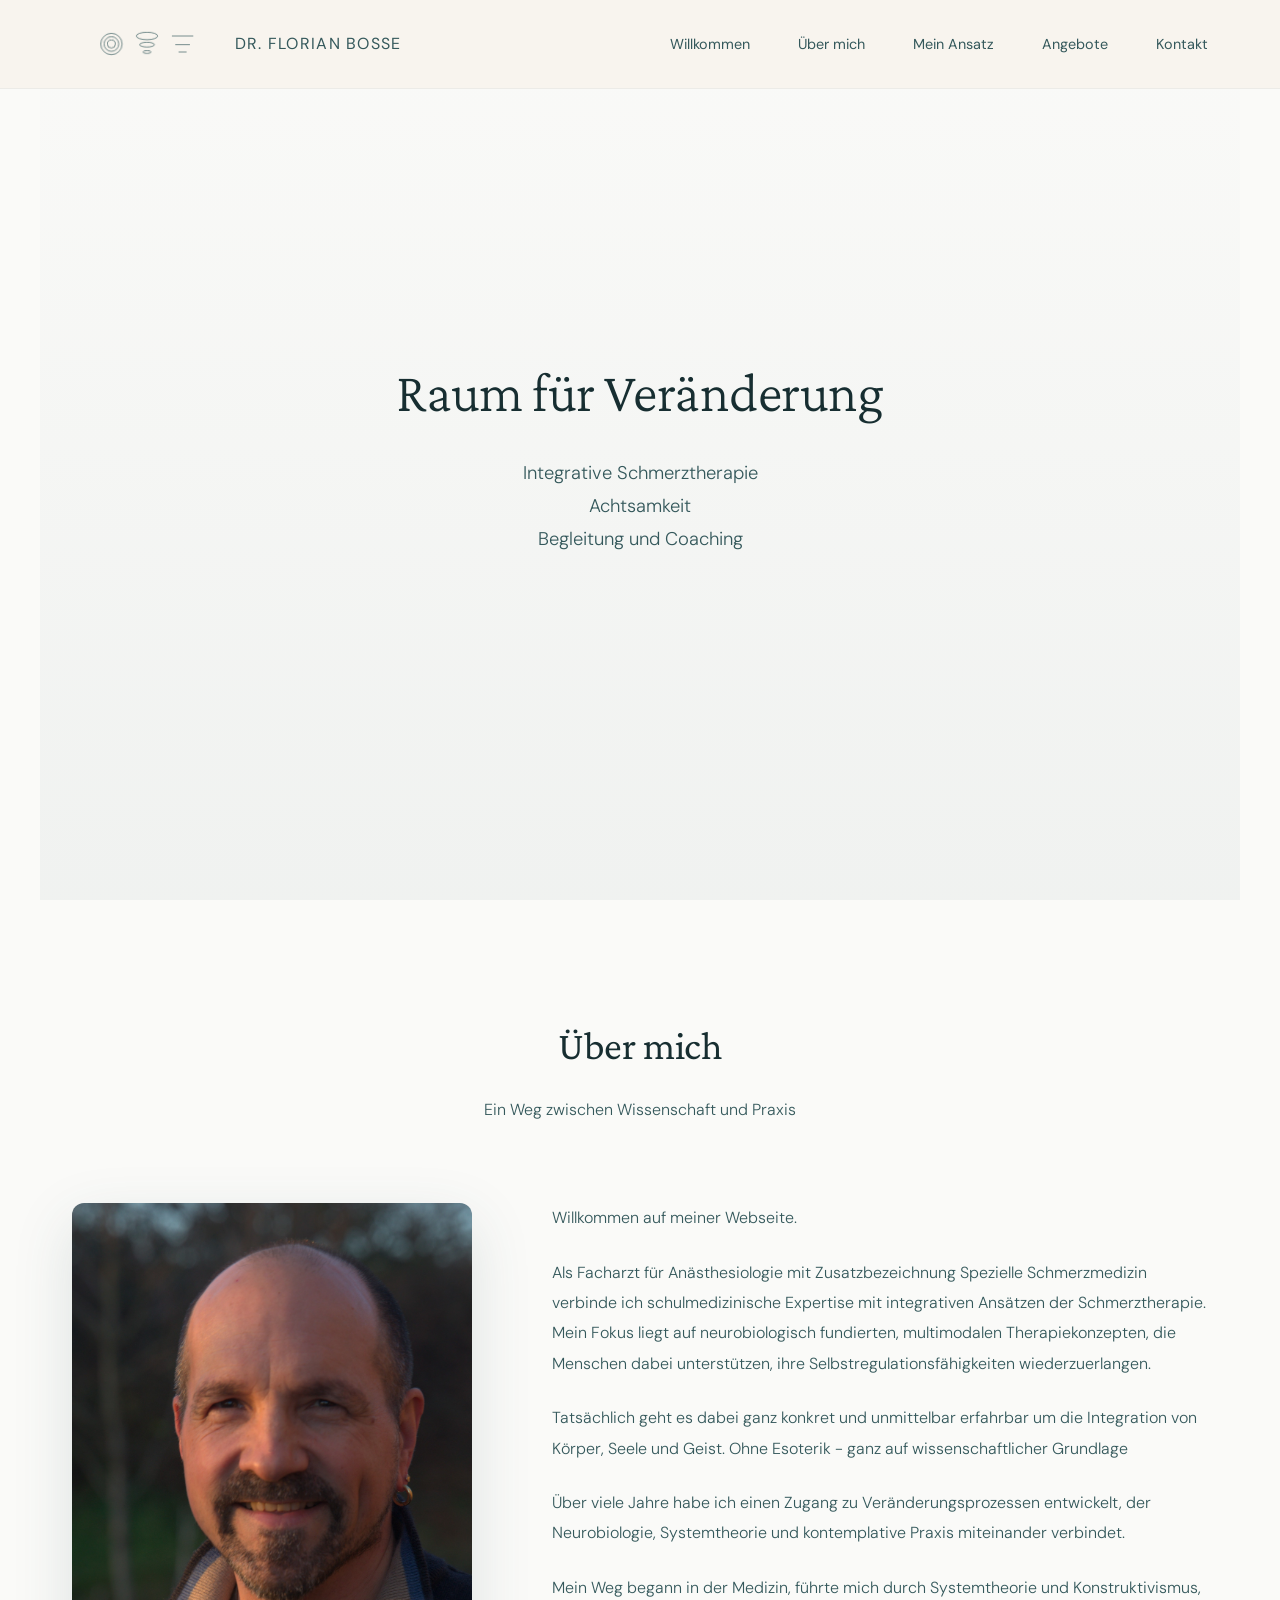
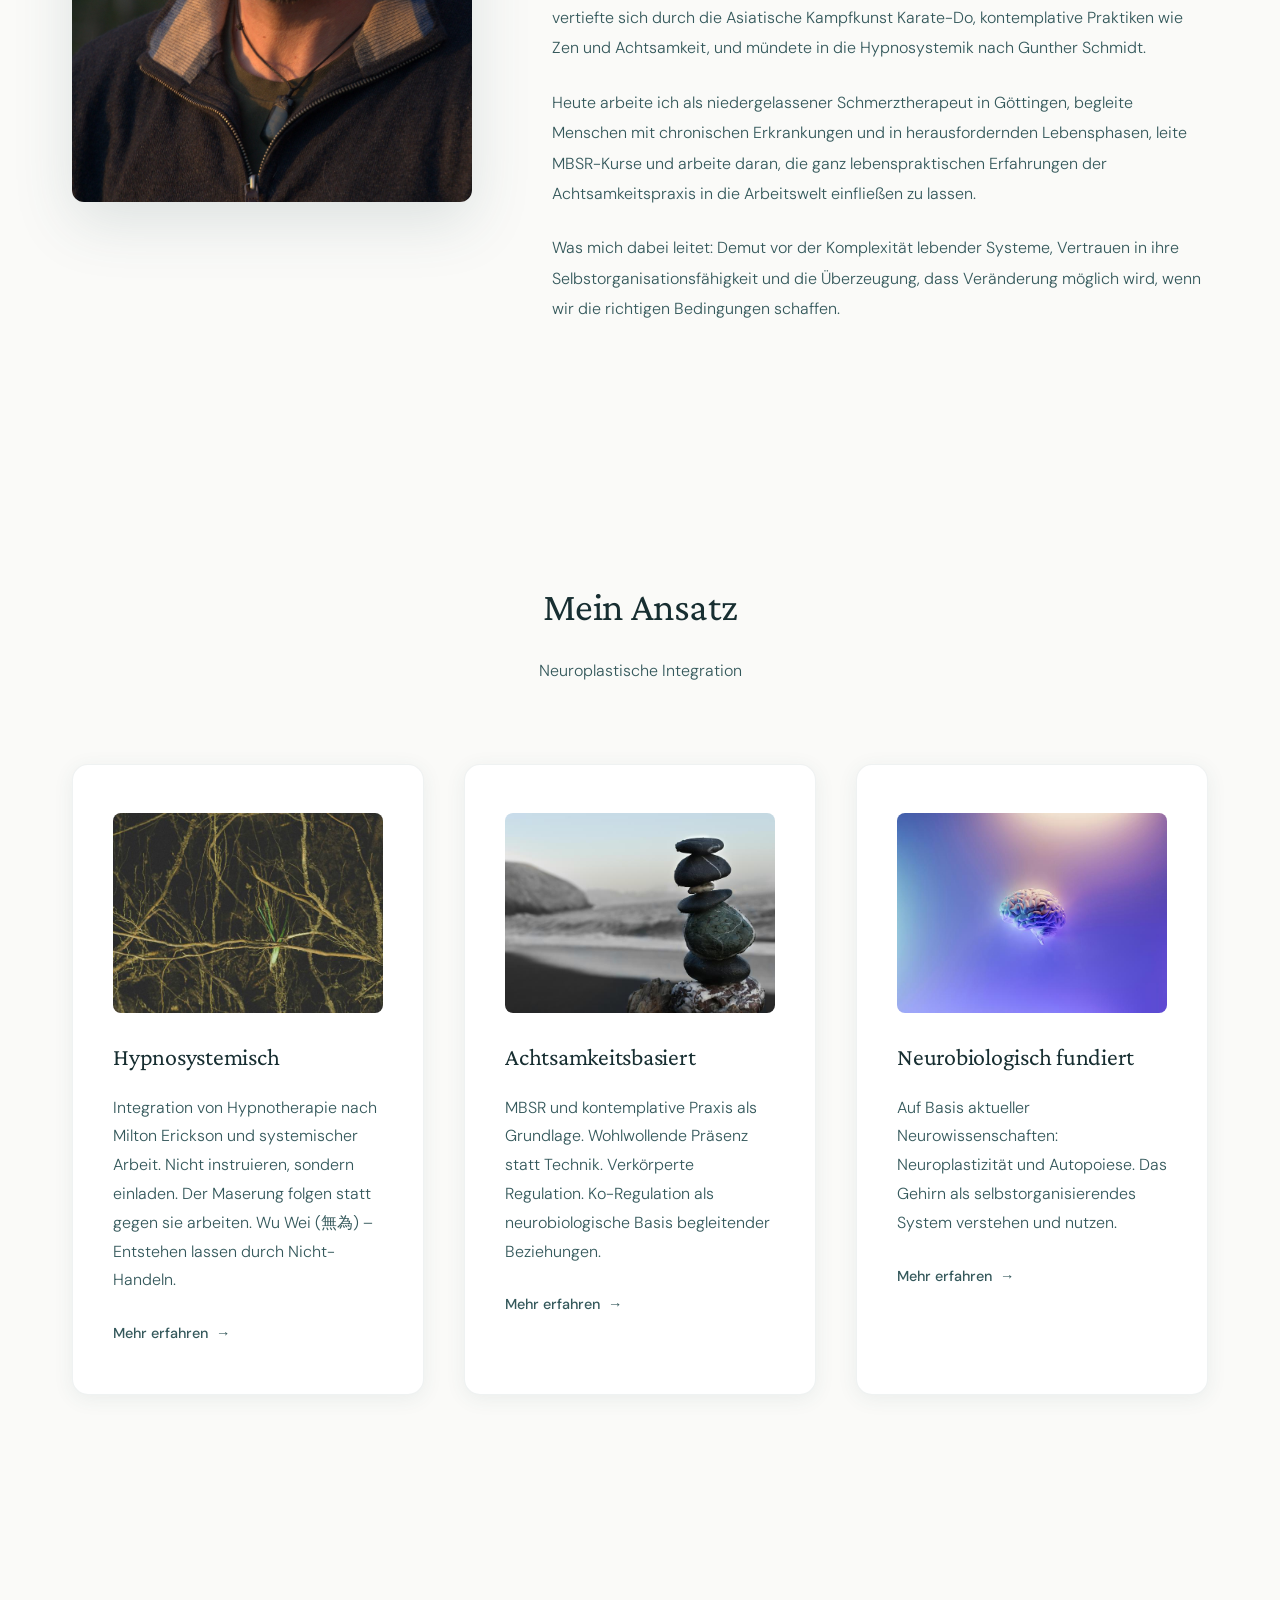
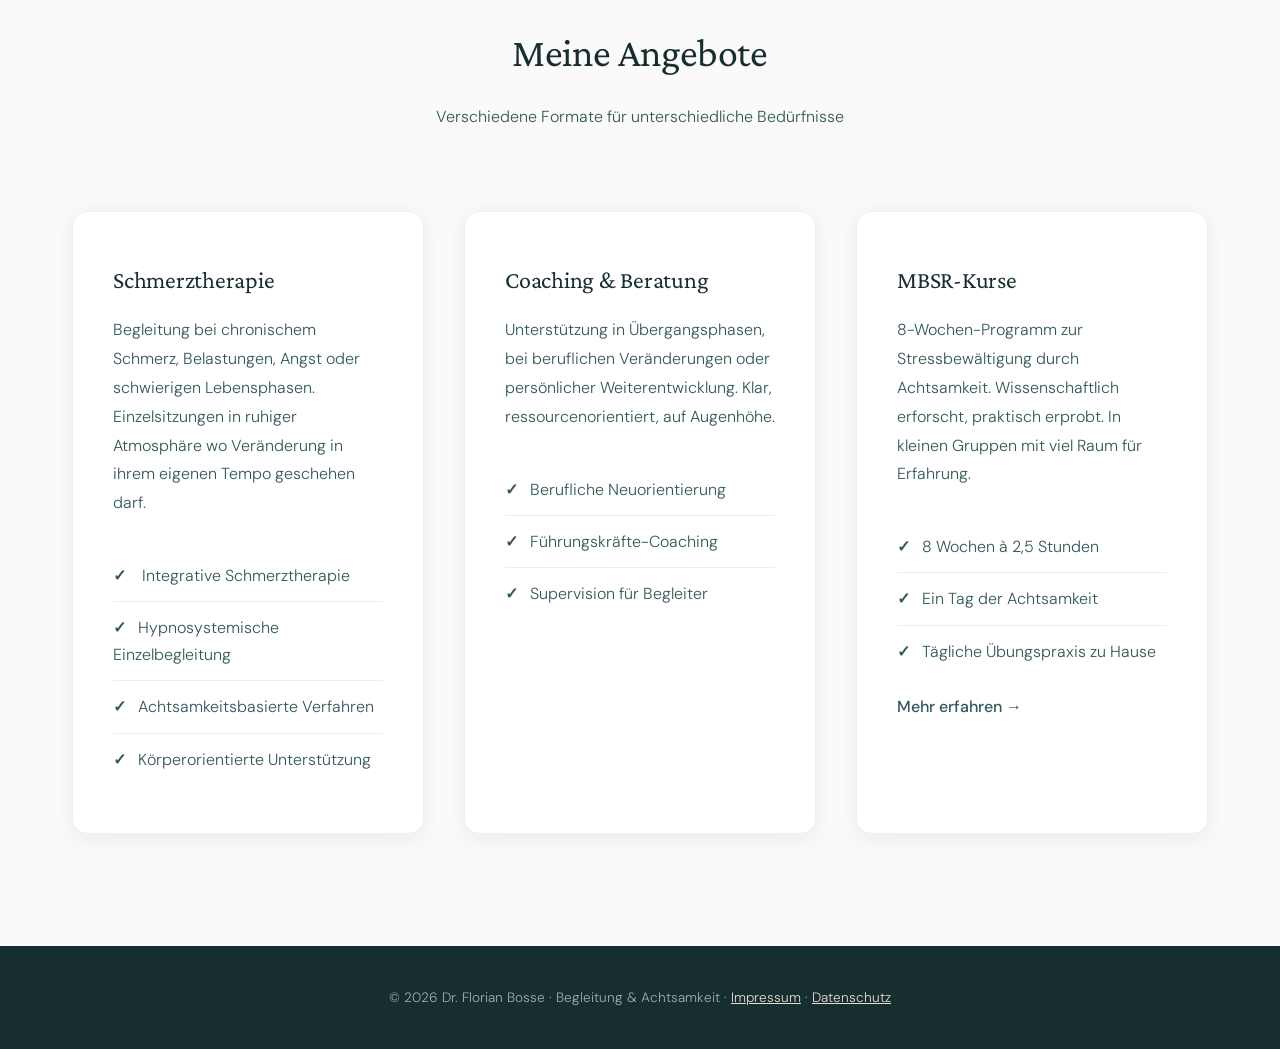
<file: index.html>
<!DOCTYPE html>
<html lang="de">
<head>
    <meta charset="UTF-8">
    <meta name="viewport" content="width=device-width, initial-scale=1.0">
    
    <!-- SEO Meta Tags -->
    <title>Dr. Florian Bosse - Schmerztherapeut Göttingen | Achtsamkeit & MBSR | Hypnosystemik</title>
    <meta name="description" content="Facharzt für Schmerztherapie in Göttingen. Chronische Schmerzen, Achtsamkeit, MBSR, Hypnosystemik, Langjährige Erfahrung">
    <meta name="keywords" content="Schmerztherapie Göttingen, chronische Schmerzen, MBSR, Achtsamkeit, Hypnosystemik, Neuroplastizität, Dr. Bosse">
    <!-- Google Site Verification -->
    <meta name="google-site-verification" content="2ikfE-aLvrJ4-44RcKuoOutv7_RC3mczA9YnfP-s9ck">
    <meta name="author" content="Dr. Florian Bosse">
    <meta name="robots" content="index, follow">
    
    <!-- Open Graph (Social Media) -->
    <meta property="og:title" content="Dr. Florian Bosse - Schmerztherapie & Achtsamkeit">
    <meta property="og:description" content="Facharzt für Schmerztherapie in Göttingen. Integrativer Ansatz: Neurobiologie, Achtsamkeit & systemische Methoden.">
    <meta property="og:type" content="website">
    <meta property="og:url" content="https://www.drbosse.de">
    <meta property="og:locale" content="de_DE">
    
    <!-- Lokales SEO -->
    <meta name="geo.region" content="DE-NI">
    <meta name="geo.placename" content="Göttingen">
    
    <link rel="stylesheet" href="fonts.css">
    <link rel="stylesheet" href="styles.css">

    <style>
        /* ===== INDEX-SPEZIFISCHE STYLES ===== */
        /* ===== INDEX-SPEZIFISCHE STYLES ===== */
        
        /* Navigation Extensions für index */
        nav {
            border-bottom: 1px solid rgba(91, 123, 143, 0.08);
            transition: transform 0.4s cubic-bezier(0.4, 0, 0.2, 1);
        }

        nav.hide-on-scroll {
            transform: translateY(-100%);
        }

        @keyframes slideDown {
            from {
                transform: translateY(-100%);
                opacity: 0;
            }
            to {
                transform: translateY(0);
                opacity: 1;
            }
        }

        .nav-links {
            display: flex;
            gap: 3rem;
            list-style: none;
        }

        .nav-links a {
            color: var(--text-secondary);
            text-decoration: none;
            font-size: 0.9rem;
            font-weight: 400;
            transition: color 0.3s ease;
            position: relative;
        }

        .nav-links a::after {
            content: '';
            position: absolute;
            bottom: -4px;
            left: 0;
            width: 0;
            height: 1px;
            background: var(--petrol);
            transition: width 0.3s ease;
        }

        .nav-links a:hover {
            color: var(--petrol);
        }

        .nav-links a:hover::after {
            width: 100%;
        }

        /* Burger Menu */
        .burger-menu {
            display: none;
            flex-direction: column;
            gap: 6px;
            cursor: pointer;
            z-index: 1001;
        }

        .burger-menu span {
            width: 24px;
            height: 2px;
            background: var(--petrol);
            border-radius: 2px;
            transition: all 0.3s ease;
        }

        .burger-menu.active span:nth-child(1) {
            transform: rotate(45deg) translate(6px, 6px);
        }

        .burger-menu.active span:nth-child(2) {
            opacity: 0;
        }

        .burger-menu.active span:nth-child(3) {
            transform: rotate(-45deg) translate(6px, -6px);
        }

        /* Mobile Navigation Overlay */
        .mobile-nav-overlay {
            position: fixed;
            top: 0;
            left: 0;
            width: 100%;
            height: 100vh;
            background: rgba(23, 46, 49, 0.95);
            backdrop-filter: blur(10px);
            z-index: 999;
            opacity: 0;
            visibility: hidden;
            transition: all 0.6s ease;
        }

        .mobile-nav-overlay.active {
            opacity: 1;
            visibility: visible;
        }

        /* Hero Section */
        .hero {
            min-height: 100vh;
            display: flex;
            align-items: center;
            justify-content: center;
            padding: 8rem 2rem 4rem;
            background: linear-gradient(to bottom, #FAFAF8 0%, rgba(52, 88, 91, 0.05) 100%);
            position: relative;
            overflow: hidden;
        }

        .hero-content {
            max-width: 800px;
            text-align: center;
            position: relative;
            z-index: 1;
            animation: fadeInUp 0.8s ease-out 0.2s both;
        }

        @keyframes fadeInUp {
            from {
                opacity: 0;
                transform: translateY(20px);
            }
            to {
                opacity: 1;
                transform: translateY(0);
            }
        }

        .hero-tagline {
            font-size: 0.85rem;
            color: var(--petrol);
            font-weight: 600;
            letter-spacing: 0.12em;
            text-transform: uppercase;
            margin-bottom: 1.5rem;
            animation: fadeInUp 0.8s ease-out 0.3s both;
        }

        .hero h1 {
            font-size: clamp(2.5rem, 5vw, 3.5rem);
            line-height: 1.15;
            margin-bottom: 2rem;
            color: var(--text-primary);
            font-weight: 300;
            white-space: nowrap;
        }

        .hero p {
            font-size: clamp(1rem, 2vw, 1.15rem);
            color: var(--text-secondary);
            margin-bottom: 3rem;
            max-width: 650px;
            margin-left: auto;
            margin-right: auto;
            font-weight: 300;
            line-height: 1.8;
        }

        /* Section Styling */
        section {
            padding: 7rem 2rem;
            max-width: 1200px;
            margin: 0 auto;
        }

        .section-intro {
            text-align: center;
            margin-bottom: 5rem;
            opacity: 0;
            animation: fadeInUp 0.8s ease-out forwards;
        }

        .section-intro h2 {
            font-size: clamp(2rem, 4vw, 2.5rem);
            margin-bottom: 1rem;
            color: var(--text-primary);
            font-weight: 400;
        }

        .section-intro p {
            font-size: 1rem;
            color: var(--text-secondary);
            max-width: 600px;
            margin: 0 auto;
            font-weight: 300;
        }

        /* About Section */
        .about-content {
            display: grid;
            grid-template-columns: 400px 1fr;
            gap: 5rem;
            align-items: start;
        }

        .about-image {
            border-radius: 12px;
            overflow: hidden;
            box-shadow: 0 20px 60px rgba(52, 88, 91, 0.15);
        }

        .about-image img {
            width: 100%;
            height: auto;
            display: block;
        }

        .about-text p {
            margin-bottom: 1.5rem;
            color: var(--text-secondary);
            font-weight: 300;
            line-height: 1.9;
        }

        /* Approach Grid */
        .approach-grid {
            display: grid;
            grid-template-columns: repeat(auto-fit, minmax(300px, 1fr));
            gap: 2.5rem;
        }

        .approach-card {
            background: white;
            padding: 3rem 2.5rem;
            border-radius: 16px;
            box-shadow: 0 4px 20px rgba(52, 88, 91, 0.08);
            transition: all 0.4s cubic-bezier(0.4, 0, 0.2, 1);
            text-decoration: none;
            color: inherit;
            display: block;
            border: 1px solid rgba(52, 88, 91, 0.08);
        }

        .approach-card:hover {
            transform: translateY(-8px);
            box-shadow: 0 12px 40px rgba(52, 88, 91, 0.15);
            border-color: var(--petrol-light);
        }

     /* Fotos in den Approach Cards */
.approach-photo {
    width: 100%;              /* Volle Breite der Card */
    height: 200px;            /* Einheitliche Höhe */
    object-fit: cover;        /* Foto füllt den Bereich aus */
    border-radius: 8px;       /* Abgerundete Ecken */
    margin-bottom: 1.5rem;    /* Abstand zum Text darunter */
}

/* Optional: Hover-Effekt für die Fotos */
.approach-photo:hover {
    transform: scale(1.02);
    transition: transform 0.3s ease;
}

/* Responsive: Auf Mobile etwas niedriger */
@media (max-width: 768px) {
    .approach-photo {
        height: 180px;
    }
}

        .approach-card h3 {
            font-size: 1.5rem;
            margin-bottom: 1rem;
            color: var(--text-primary);
            font-weight: 400;
        }

        .approach-card p {
            color: var(--text-secondary);
            line-height: 1.8;
            font-weight: 300;
            margin-bottom: 1.5rem;
        }

        .card-link-text {
            color: var(--petrol);
            font-weight: 500;
            font-size: 0.9rem;
            transition: gap 0.3s ease;
            display: inline-flex;
            align-items: center;
            gap: 0.5rem;
        }

        .card-link-text::after {
            content: '→';
            transition: transform 0.3s ease;
        }

        .approach-card:hover .card-link-text::after {
            transform: translateX(4px);
        }

        /* Services Grid */
        .services-grid {
            display: grid;
            grid-template-columns: repeat(auto-fit, minmax(300px, 1fr));
            gap: 2.5rem;
        }

        .service-card {
            background: white;
            padding: 3rem 2.5rem;
            border-radius: 16px;
            box-shadow: 0 4px 20px rgba(52, 88, 91, 0.08);
            transition: all 0.4s ease;
            border: 1px solid rgba(52, 88, 91, 0.08);
        }

        .service-card:hover {
            transform: translateY(-4px);
            box-shadow: 0 8px 30px rgba(52, 88, 91, 0.12);
        }

        .service-card h3 {
            font-size: 1.5rem;
            margin-bottom: 1rem;
            color: var(--text-primary);
            font-weight: 400;
        }

        .service-card p {
            color: var(--text-secondary);
            line-height: 1.8;
            margin-bottom: 2rem;
            font-weight: 300;
        }

        .service-features {
            list-style: none;
            padding: 0;
        }

        .service-features li {
            padding: 0.75rem 0;
            color: var(--text-secondary);
            border-bottom: 1px solid rgba(52, 88, 91, 0.1);
            font-weight: 300;
        }

        .service-features li:last-child {
            border-bottom: none;
        }

        .service-features li::before {
            content: '✓';
            color: var(--petrol);
            margin-right: 0.75rem;
            font-weight: 600;
        }

        /* Contact Section */
        #kontakt {
            text-align: center;
            padding: 6rem 2rem;
        }

        #kontakt h2 {
            font-size: clamp(2rem, 4vw, 2.5rem);
            margin-bottom: 1.5rem;
            color: var(--text-primary);
            font-weight: 400;
        }

        #kontakt p {
            font-size: 1.1rem;
            color: var(--text-secondary);
            max-width: 600px;
            margin: 0 auto 3rem;
            font-weight: 300;
            line-height: 1.8;
        }

        .cta-button {
            display: inline-block;
            background: var(--petrol);
            color: white;
            padding: 1.2rem 3rem;
            border-radius: 50px;
            text-decoration: none;
            font-weight: 500;
            font-size: 1.05rem;
            transition: all 0.3s ease;
            box-shadow: 0 4px 15px rgba(52, 88, 91, 0.2);
        }

        .cta-button:hover {
            background: var(--petrol-dark);
            transform: translateY(-2px);
            box-shadow: 0 6px 25px rgba(52, 88, 91, 0.3);
        }

        .contact-info {
            display: grid;
            grid-template-columns: repeat(auto-fit, minmax(250px, 1fr));
            gap: 3rem;
            max-width: 900px;
            margin: 5rem auto 0;
            text-align: left;
        }

        .contact-item {
            display: flex;
            flex-direction: column;
            gap: 0.5rem;
        }

        .contact-item strong {
            color: var(--petrol);
            font-weight: 600;
            font-size: 0.85rem;
            text-transform: uppercase;
            letter-spacing: 0.05em;
        }

        .contact-item span,
        .contact-item a {
            color: var(--text-secondary);
            font-weight: 300;
            text-decoration: none;
        }

        .contact-item a:hover {
            color: var(--petrol);
        }

        /* Responsive Design */
        @media (max-width: 968px) {
            .burger-menu {
                display: flex;
            }

            .nav-links {
                position: fixed;
                top: 0;
                right: -300px;
                width: 300px;
                height: 100vh;
                background: var(--off-white);
                flex-direction: column;
                padding: 8rem 2rem 2rem;
                gap: 0;
                box-shadow: -5px 0 30px rgba(0,0,0,0.1);
                transition: right 0.7s cubic-bezier(0.4, 0, 0.2, 1);
                z-index: 1000;
            }

            .nav-links.active {
                right: 0;
            }

            .nav-links li {
                opacity: 0;
                transform: translateX(30px);
                border-top: 1px solid rgba(52, 88, 91, 0.08);
                padding: 1.8rem 0;
            }
            
            .nav-links li:first-child {
                border-top: none;
                padding-top: 0;
            }
            
            .nav-links li:last-child {
                padding-bottom: 0;
            }

            .nav-links.active li {
                animation: slideInMenuItem 0.6s ease-out forwards;
            }

            .nav-links.active li:nth-child(1) { animation-delay: 0.1s; }
            .nav-links.active li:nth-child(2) { animation-delay: 0.2s; }
            .nav-links.active li:nth-child(3) { animation-delay: 0.3s; }
            .nav-links.active li:nth-child(4) { animation-delay: 0.4s; }
            .nav-links.active li:nth-child(5) { animation-delay: 0.5s; }

            @keyframes slideInMenuItem {
                to {
                    opacity: 1;
                    transform: translateX(0);
                }
            }

            .nav-links a {
                font-size: 1.1rem;
                display: block;
            }

            section {
                padding: 5rem 1.5rem;
            }

            #kontakt {
                padding: 4rem 2rem;
            }

            .contact-info {
                gap: 2.5rem;
            }

            .hero h1 {
                white-space: normal;
                font-size: 2rem;
            }
        }

        @media (max-width: 768px) {
            .about-content {
                grid-template-columns: 1fr;
                gap: 3rem;
            }

            .about-image {
                max-width: 400px;
                margin: 0 auto;
            }

            .approach-grid,
            .services-grid {
                grid-template-columns: 1fr;
            }

            .contact-info {
                grid-template-columns: 1fr;
                gap: 2rem;
            }
        }

        @media (max-width: 400px) {
            .nav-container {
                padding: 1.5rem 1rem;
            }

            .logo {
                font-size: 0.85rem;
                letter-spacing: 0.05em;
                gap: 0.5rem;
            }

            .nav-links {
                width: 260px;
            }

            .hero h1 {
                font-size: 1.75rem;
            }
        }
    </style>
</head>
   
<body>
    <!-- Navigation -->
    <nav>
        <div class="nav-container">
            <a href="#" class="logo" id="logo-link">
        <svg viewBox="0 0 800 300" xmlns="http://www.w3.org/2000/svg" class="animated-logo logo-image">
  <title>Perspektive und Wahrheit - Animiert</title>
  
  <style>
    .animated-logo {
      cursor: pointer;
    }
    
    /* Left circles fade in */
    .circle-left-large,
    .circle-left-medium,
    .circle-left-small {
      opacity: 0;
      animation: fadeInCircles 8s ease-in-out forwards;
    }
    
    /* Individual animations - ALL start at cy=0 (concentric!) */
    .circle-rotating-large {
      opacity: 0;
      transform-box: fill-box;
      transform-origin: 50% 50%;
      animation: rotateSequenceLarge 8s ease-in-out forwards;
    }
    
    .circle-rotating-medium {
      opacity: 0;
      transform-box: fill-box;
      transform-origin: 50% 50%;
      animation: rotateSequenceMedium 8s ease-in-out forwards;
    }
    
    .circle-rotating-small {
      opacity: 0;
      transform-box: fill-box;
      transform-origin: 50% 50%;
      animation: rotateSequenceSmall 8s ease-in-out forwards;
    }
    
    /* DUPLICATED ellipses that STAY in center */
    .ellipse-center-large {
      opacity: 0;
      transform-box: fill-box;
      transform-origin: 50% 50%;
      animation: stayInCenterLarge 8s ease-in-out forwards;
    }
    
    .ellipse-center-medium {
      opacity: 0;
      transform-box: fill-box;
      transform-origin: 50% 50%;
      animation: stayInCenterMedium 8s ease-in-out forwards;
    }
    
    .ellipse-center-small {
      opacity: 0;
      transform-box: fill-box;
      transform-origin: 50% 50%;
      animation: stayInCenterSmall 8s ease-in-out forwards;
    }
    
    /* Moving ellipses that glide to the right */
    .ellipse-moving-large {
      opacity: 0;
      transform-box: fill-box;
      transform-origin: 50% 50%;
      animation: moveToRight 8s ease-in-out forwards;
    }
    
    .ellipse-moving-medium {
      opacity: 0;
      transform-box: fill-box;
      transform-origin: 50% 50%;
      animation: moveToRightMedium 8s ease-in-out forwards;
    }
    
    .ellipse-moving-small {
      opacity: 0;
      transform-box: fill-box;
      transform-origin: 50% 50%;
      animation: moveToRightSmall 8s ease-in-out forwards;
    }
    
    /* Real ellipses fade in at the right moment */
    .real-ellipse-large,
    .real-ellipse-medium,
    .real-ellipse-small {
      opacity: 0;
      animation: showRealEllipses 8s ease-in-out forwards;
    }
    
    /* Lines grow stroke-width - NOW CSS BASED FOR PERFECT SYNC! */
    .line-large,
    .line-medium,
    .line-small {
      stroke-width: 0;
      animation: growStrokeWidth 8s ease-in-out forwards;
    }
    
    /* Keyframe animations */
    
    @keyframes fadeInCircles {
      0% { opacity: 0; }
      19% { opacity: 1; }
      100% { opacity: 1; }
    }
    
    /* LARGE circle - cy moves from 0 to -60 during rotation */
    @keyframes rotateSequenceLarge {
      0%, 19% {
        opacity: 0;
        transform: translate(133px, 150px) translateY(0px) scaleY(1);
      }
      20% {
        opacity: 1;
        transform: translate(133px, 150px) translateY(0px) scaleY(1);
      }
      44% {
        opacity: 1;
        transform: translate(400px, 150px) translateY(0px) scaleY(1);
      }
      75% {
        opacity: 1;
        transform: translate(400px, 150px) translateY(-60px) scaleY(0.35);
      }
      75.1% {
        opacity: 0;
      }
      100% {
        opacity: 0;
        transform: translate(400px, 150px) translateY(-60px) scaleY(0.35);
      }
    }
    
    /* MEDIUM circle - cy moves from 0 to +5 */
    @keyframes rotateSequenceMedium {
      0%, 19% {
        opacity: 0;
        transform: translate(133px, 150px) translateY(0px) scaleY(1);
      }
      20% {
        opacity: 1;
        transform: translate(133px, 150px) translateY(0px) scaleY(1);
      }
      44% {
        opacity: 1;
        transform: translate(400px, 150px) translateY(0px) scaleY(1);
      }
      75% {
        opacity: 1;
        transform: translate(400px, 150px) translateY(5px) scaleY(0.35);
      }
      75.1% {
        opacity: 0;
      }
      100% {
        opacity: 0;
        transform: translate(400px, 150px) translateY(5px) scaleY(0.35);
      }
    }
    
    /* SMALL circle - cy moves from 0 to +60 */
    @keyframes rotateSequenceSmall {
      0%, 19% {
        opacity: 0;
        transform: translate(133px, 150px) translateY(0px) scaleY(1);
      }
      20% {
        opacity: 1;
        transform: translate(133px, 150px) translateY(0px) scaleY(1);
      }
      44% {
        opacity: 1;
        transform: translate(400px, 150px) translateY(0px) scaleY(1);
      }
      75% {
        opacity: 1;
        transform: translate(400px, 150px) translateY(60px) scaleY(0.35);
      }
      75.1% {
        opacity: 0;
      }
      100% {
        opacity: 0;
        transform: translate(400px, 150px) translateY(60px) scaleY(0.35);
      }
    }
    
    /* Ellipses that STAY in center */
    @keyframes stayInCenterLarge {
      0%, 75% {
        opacity: 0;
      }
      75.1% {
        opacity: 1;
        transform: translate(400px, 150px) translateY(-60px) scaleY(0.35);
      }
      /* Fade out before real ellipses appear */
      97% {
        opacity: 1;
        transform: translate(400px, 150px) translateY(-60px) scaleY(0.35);
      }
      98% {
        opacity: 0;
      }
      100% {
        opacity: 0;
        transform: translate(400px, 150px) translateY(-60px) scaleY(0.35);
      }
    }
    
    @keyframes stayInCenterMedium {
      0%, 75% {
        opacity: 0;
      }
      75.1% {
        opacity: 1;
        transform: translate(400px, 150px) translateY(5px) scaleY(0.35);
      }
      97% {
        opacity: 1;
        transform: translate(400px, 150px) translateY(5px) scaleY(0.35);
      }
      98% {
        opacity: 0;
      }
      100% {
        opacity: 0;
        transform: translate(400px, 150px) translateY(5px) scaleY(0.35);
      }
    }
    
    @keyframes stayInCenterSmall {
      0%, 75% {
        opacity: 0;
      }
      75.1% {
        opacity: 1;
        transform: translate(400px, 150px) translateY(60px) scaleY(0.35);
      }
      97% {
        opacity: 1;
        transform: translate(400px, 150px) translateY(60px) scaleY(0.35);
      }
      98% {
        opacity: 0;
      }
      100% {
        opacity: 0;
        transform: translate(400px, 150px) translateY(60px) scaleY(0.35);
      }
    }
    
    /* Ellipses that MOVE to right and rotate further */
    /* 6-7s (75-87.5%): ONLY GLIDE at constant scaleY(0.35) */
    /* 7-8s (87.5-100%): ONLY ROTATE from scaleY(0.35) to 0.001 */
    @keyframes moveToRight {
      0%, 75% {
        opacity: 0;
        transform: translate(400px, 150px) translateY(-60px) scaleY(0.35);
      }
      75.1% {
        opacity: 1;
        transform: translate(400px, 150px) translateY(-60px) scaleY(0.35);
      }
      87.5% {
        opacity: 1;
        transform: translate(667px, 150px) translateY(-60px) scaleY(0.35);
      }
      98% {
        opacity: 1;
        transform: translate(667px, 150px) translateY(-60px) scaleY(0.001);
      }
      99% {
        opacity: 0;
      }
      100% {
        opacity: 0;
        transform: translate(667px, 150px) translateY(-60px) scaleY(0.001);
      }
    }
    
    @keyframes moveToRightMedium {
      0%, 75% {
        opacity: 0;
        transform: translate(400px, 150px) translateY(5px) scaleY(0.35);
      }
      75.1% {
        opacity: 1;
        transform: translate(400px, 150px) translateY(5px) scaleY(0.35);
      }
      87.5% {
        opacity: 1;
        transform: translate(667px, 150px) translateY(5px) scaleY(0.35);
      }
      98% {
        opacity: 1;
        transform: translate(667px, 150px) translateY(5px) scaleY(0.001);
      }
      99% {
        opacity: 0;
      }
      100% {
        opacity: 0;
        transform: translate(667px, 150px) translateY(5px) scaleY(0.001);
      }
    }
    
    @keyframes moveToRightSmall {
      0%, 75% {
        opacity: 0;
        transform: translate(400px, 150px) translateY(60px) scaleY(0.35);
      }
      75.1% {
        opacity: 1;
        transform: translate(400px, 150px) translateY(60px) scaleY(0.35);
      }
      87.5% {
        opacity: 1;
        transform: translate(667px, 150px) translateY(60px) scaleY(0.35);
      }
      98% {
        opacity: 1;
        transform: translate(667px, 150px) translateY(60px) scaleY(0.001);
      }
      99% {
        opacity: 0;
      }
      100% {
        opacity: 0;
        transform: translate(667px, 150px) translateY(60px) scaleY(0.001);
      }
    }
    
    /* Real ellipses fade in at the right moment */
    @keyframes showRealEllipses {
      0%, 93% {
        opacity: 0;
      }
      94% {
        opacity: 1;
      }
      100% {
        opacity: 1;
      }
    }
    
    /* Lines grow stroke-width - synchronized with CSS animations! */
    @keyframes growStrokeWidth {
      0%, 93% {
        stroke-width: 0;
      }
      94% {
        stroke-width: 0;
      }
      98% {
        stroke-width: 5;
      }
      100% {
        stroke-width: 5;
      }
    }
  </style>
  
  <!-- Left circles (static, concentric, fade in) -->
  <circle class="circle-left-large" cx="133" cy="150" r="80" fill="none" stroke="#34585B" stroke-width="5"/>
  <circle class="circle-left-medium" cx="133" cy="150" r="55" fill="none" stroke="#34585B" stroke-width="5"/>
  <circle class="circle-left-small" cx="133" cy="150" r="30" fill="none" stroke="#34585B" stroke-width="5"/>
  
  <!-- Rotating circles - ALL START AT cy=0 (concentric!) -->
  <circle class="circle-rotating-large" cx="0" cy="0" r="80" fill="none" stroke="#34585B" stroke-width="5"/>
  <circle class="circle-rotating-medium" cx="0" cy="0" r="55" fill="none" stroke="#34585B" stroke-width="5"/>
  <circle class="circle-rotating-small" cx="0" cy="0" r="30" fill="none" stroke="#34585B" stroke-width="5"/>
  
  <!-- Ellipses that STAY in center (appear at 75% = 6s) -->
  <circle class="ellipse-center-large" cx="0" cy="0" r="80" fill="none" stroke="#34585B" stroke-width="5.5"/>
  <circle class="ellipse-center-medium" cx="0" cy="0" r="55" fill="none" stroke="#34585B" stroke-width="5.5"/>
  <circle class="ellipse-center-small" cx="0" cy="0" r="30" fill="none" stroke="#34585B" stroke-width="5.5"/>
  
  <!-- Ellipses that MOVE to right and rotate further -->
  <circle class="ellipse-moving-large" cx="0" cy="0" r="80" fill="none" stroke="#34585B" stroke-width="5"/>
  <circle class="ellipse-moving-medium" cx="0" cy="0" r="55" fill="none" stroke="#34585B" stroke-width="5"/>
  <circle class="ellipse-moving-small" cx="0" cy="0" r="30" fill="none" stroke="#34585B" stroke-width="5"/>
  
  <!-- REAL ellipses in center (appear gradually) -->
  <g transform="translate(400, 150)">
    <ellipse class="real-ellipse-large" cx="0" cy="-60" rx="80" ry="28" fill="none" stroke="#34585B" stroke-width="5"/>
    <ellipse class="real-ellipse-medium" cx="0" cy="5" rx="55" ry="18" fill="none" stroke="#34585B" stroke-width="5"/>
    <ellipse class="real-ellipse-small" cx="0" cy="60" rx="30" ry="11" fill="none" stroke="#34585B" stroke-width="5"/>
  </g>
  
  <!-- Final LINES - NOW CSS ANIMATED FOR PERFECT SYNC! -->
  <line class="line-large" x1="587" y1="90" x2="747" y2="90" stroke="#34585B" stroke-width="5"/>
  <line class="line-medium" x1="612" y1="155" x2="722" y2="155" stroke="#34585B" stroke-width="5"/>
  <line class="line-small" x1="637" y1="210" x2="697" y2="210" stroke="#34585B" stroke-width="5"/>
</svg>

             Dr. Florian Bosse
            </a>                     
     
            
            <!-- Burger Menu Button -->
            <div class="burger-menu" id="burgerMenu">
                <span></span>
                <span></span>
                <span></span>
            </div>
            
            <ul class="nav-links" id="navLinks">
                <li><a href="#home">Willkommen</a></li>
                <li><a href="#ueber-mich">Über mich</a></li>
                <li><a href="#ansatz">Mein Ansatz</a></li>
                <li><a href="#angebote">Angebote</a></li>
                <li><a href="kontakt.html">Kontakt</a></li>
            </ul>
        </div>
    </nav>

    <!-- Mobile Navigation Overlay -->
    <div class="mobile-nav-overlay" id="mobileOverlay"></div>

    <!-- Hero Section -->
    <section class="hero" id="home">
        <div class="hero-content">
           
            <h1>Raum für Veränderung</h1>
            <p>Integrative Schmerztherapie<br> Achtsamkeit <br>Begleitung und Coaching <br></p>
        </div>
    </section>

    <!-- About Section -->
    <section id="ueber-mich">
        <div class="section-intro">
            <h2>Über mich</h2>
            <p>Ein Weg zwischen Wissenschaft und Praxis</p>
        </div>
        <div class="about-content">
            <div class="about-image">
                <img src="Schmerztherapeut-Florian-Bosse.jpg" alt="Doktor Florian Bosse Schmerztherapeut">
            </div>
            <div class="about-text">
                <p>Willkommen auf meiner Webseite.</p>
                <p>Als Facharzt für Anästhesiologie mit Zusatzbezeichnung Spezielle Schmerzmedizin verbinde ich schulmedizinische Expertise mit integrativen Ansätzen der Schmerztherapie. Mein Fokus liegt auf neurobiologisch fundierten, multimodalen Therapiekonzepten, die Menschen dabei unterstützen, ihre Selbstregulationsfähigkeiten wiederzuerlangen.</p>
<p>Tatsächlich geht es dabei ganz konkret und unmittelbar erfahrbar um die Integration von Körper, Seele und Geist. Ohne Esoterik - ganz auf wissenschaftlicher Grundlage</p>
                <p>Über viele Jahre habe ich einen Zugang zu Veränderungsprozessen entwickelt, der Neurobiologie, Systemtheorie und kontemplative Praxis miteinander verbindet.</p>
                
                <p>Mein Weg begann in der Medizin, führte mich durch Systemtheorie und Konstruktivismus, vertiefte sich durch die Asiatische Kampfkunst Karate-Do, kontemplative Praktiken wie Zen und Achtsamkeit, und mündete in die Hypnosystemik nach Gunther Schmidt.</p>
                
               <p>Heute arbeite ich als niedergelassener Schmerztherapeut in Göttingen, begleite Menschen mit chronischen Erkrankungen und in herausfordernden Lebensphasen, leite MBSR-Kurse und arbeite daran, die ganz lebenspraktischen Erfahrungen der Achtsamkeitspraxis in die Arbeitswelt einfließen zu lassen.</p>
                <p>Was mich dabei leitet: Demut vor der Komplexität lebender Systeme, Vertrauen in ihre Selbstorganisationsfähigkeit und die Überzeugung, dass Veränderung möglich wird, wenn wir die richtigen Bedingungen schaffen.</p>

                
            </div>
        </div>
    </section>

    <!-- Approach Section -->
    <section id="ansatz">
        <div class="section-intro">
            <h2>Mein Ansatz</h2>
            <p>Neuroplastische Integration</p>
        </div>
        
        <div class="approach-grid">
            <!-- Hypnosystemik -->         
            <a href="hypnosystemik.html" class="approach-card">
                 <img src="bilder/hypnosystemik.jpg" 
                 alt="Hypnosystemische Therapie - Wasser fließt" 
                 class="approach-photo">
                <h3>Hypnosystemisch</h3>
                <p>Integration von Hypnotherapie nach Milton Erickson und systemischer Arbeit. Nicht instruieren, sondern einladen. Der Maserung folgen statt gegen sie arbeiten. Wu Wei (無為) – Entstehen lassen durch Nicht-Handeln.</p>
                <div class="card-link-text">Mehr erfahren</div>
            </a>
            
            <!-- Achtsamkeit -->
            <a href="achtsamkeit.html" class="approach-card">
                <img src="bilder/balance.jpg" 
                 alt="Achtsamkeitsbasierte Therapie - Meditation und Präsenz" 
                 class="approach-photo">
                <h3>Achtsamkeitsbasiert</h3>
                <p>MBSR und kontemplative Praxis als Grundlage. Wohlwollende Präsenz statt Technik. Verkörperte Regulation. Ko-Regulation als neurobiologische Basis begleitender Beziehungen.</p>
                <div class="card-link-text">Mehr erfahren</div>
            </a>
       
        <!-- Neurobiologie -->
         <a href="neurobiologie.html" class="approach-card">
                <img src="bilder/Gehirn.jpg" 
                 alt="Neurobiologisch fundierte Therapie - Neuroplastizität" 
                 class="approach-photo">
                <h3>Neurobiologisch fundiert</h3>
                <p>Auf Basis aktueller Neurowissenschaften: Neuroplastizität und Autopoiese. Das Gehirn als selbstorganisierendes System verstehen und nutzen.</p>
                <div class="card-link-text">Mehr erfahren</div>
            </a>
         </div>

        
    </section>

    <!-- Services Section -->
    <section id="angebote">
        <div class="section-intro">
            <h2>Meine Angebote</h2>
            <p>Verschiedene Formate für unterschiedliche Bedürfnisse</p>
        </div>
        
        <div class="services-grid">
            <div class="service-card">
                <h3>Schmerztherapie</h3>
                <p>Begleitung bei chronischem Schmerz, Belastungen, Angst oder schwierigen Lebensphasen. Einzelsitzungen in ruhiger Atmosphäre wo Veränderung in ihrem eigenen Tempo geschehen darf.</p>
                <ul class="service-features">
                    <li> Integrative Schmerztherapie</li>
                    <li>Hypnosystemische Einzelbegleitung</li>
                    <li>Achtsamkeitsbasierte Verfahren</li>
                    <li>Körperorientierte Unterstützung</li>
                </ul>
            </div>
            
            <div class="service-card">
                <h3>Coaching & Beratung</h3>
                <p>Unterstützung in Übergangsphasen, bei beruflichen Veränderungen oder persönlicher Weiterentwicklung. Klar, ressourcenorientiert, auf Augenhöhe.</p>
                <ul class="service-features">
                    <li>Berufliche Neuorientierung</li>
                    <li>Führungskräfte-Coaching</li>
                    <li>Supervision für Begleiter</li>
                </ul>
            </div>
            
            <a href="mbsr-kurs.html" class="service-card" style="text-decoration: none; color: inherit; display: block; cursor: pointer;">
                <h3>MBSR-Kurse</h3>
                <p>8-Wochen-Programm zur Stressbewältigung durch Achtsamkeit. Wissenschaftlich erforscht, praktisch erprobt. In kleinen Gruppen mit viel Raum für Erfahrung.</p>
                <ul class="service-features">
                    <li>8 Wochen à 2,5 Stunden</li>
                    <li>Ein Tag der Achtsamkeit</li>
                    <li>Tägliche Übungspraxis zu Hause</li>
                </ul>
                <span style="display: inline-block; margin-top: 1rem; color: var(--petrol); font-weight: 500;">Mehr erfahren →</span>
            </a>
        </div>
    </section>

    <!-- Footer -->
    <footer>
        <p>&copy; 2026 Dr. Florian Bosse · Begleitung & Achtsamkeit · <a href="impressum.html" style="color: var(--cream); text-decoration: underline;">Impressum</a> · <a href="datenschutz.html" style="color: var(--cream); text-decoration: underline;">Datenschutz</a></p>
    </footer>

    <script>
    // Burger Menu Toggle
    const burgerMenu = document.getElementById('burgerMenu');
    const navLinks = document.getElementById('navLinks');
    const mobileOverlay = document.getElementById('mobileOverlay');

    if (burgerMenu && navLinks) {
        burgerMenu.addEventListener('click', () => {
            navLinks.classList.toggle('active');
            burgerMenu.classList.toggle('active');
            if (mobileOverlay) {
                mobileOverlay.classList.toggle('active');
            }
        });
        
        // Close menu when clicking overlay
        if (mobileOverlay) {
            mobileOverlay.addEventListener('click', () => {
                navLinks.classList.remove('active');
                burgerMenu.classList.remove('active');
                mobileOverlay.classList.remove('active');
            });
        }
        
        // Close menu when clicking a link
        document.querySelectorAll('.nav-links a').forEach(link => {
            link.addEventListener('click', () => {
                navLinks.classList.remove('active');
                burgerMenu.classList.remove('active');
                if (mobileOverlay) {
                    mobileOverlay.classList.remove('active');
                }
            });
        });
    }
    </script>
    <script>
(function() {
    function restartLogoAnimation() {
        const svg = document.querySelector('.animated-logo');
        if (!svg) return;
        
        // Alle animierten Elemente finden
        const elements = svg.querySelectorAll('[class*="circle-"], [class*="ellipse-"], [class*="line-"]');
        
        // Animations zurücksetzen
        elements.forEach(el => {
            const style = el.style;
            style.animation = 'none';
            el.offsetHeight; // Trigger reflow
            style.animation = '';
        });
    }
    
    // Bei jedem Seitenladen
    window.addEventListener('load', restartLogoAnimation);
    
    // Beim Zurückkehren von Unterseiten (wichtig!)
    window.addEventListener('pageshow', function(event) {
        if (event.persisted) {
            restartLogoAnimation();
        }
    });
})();
</script>
</body>
</html>
</file>
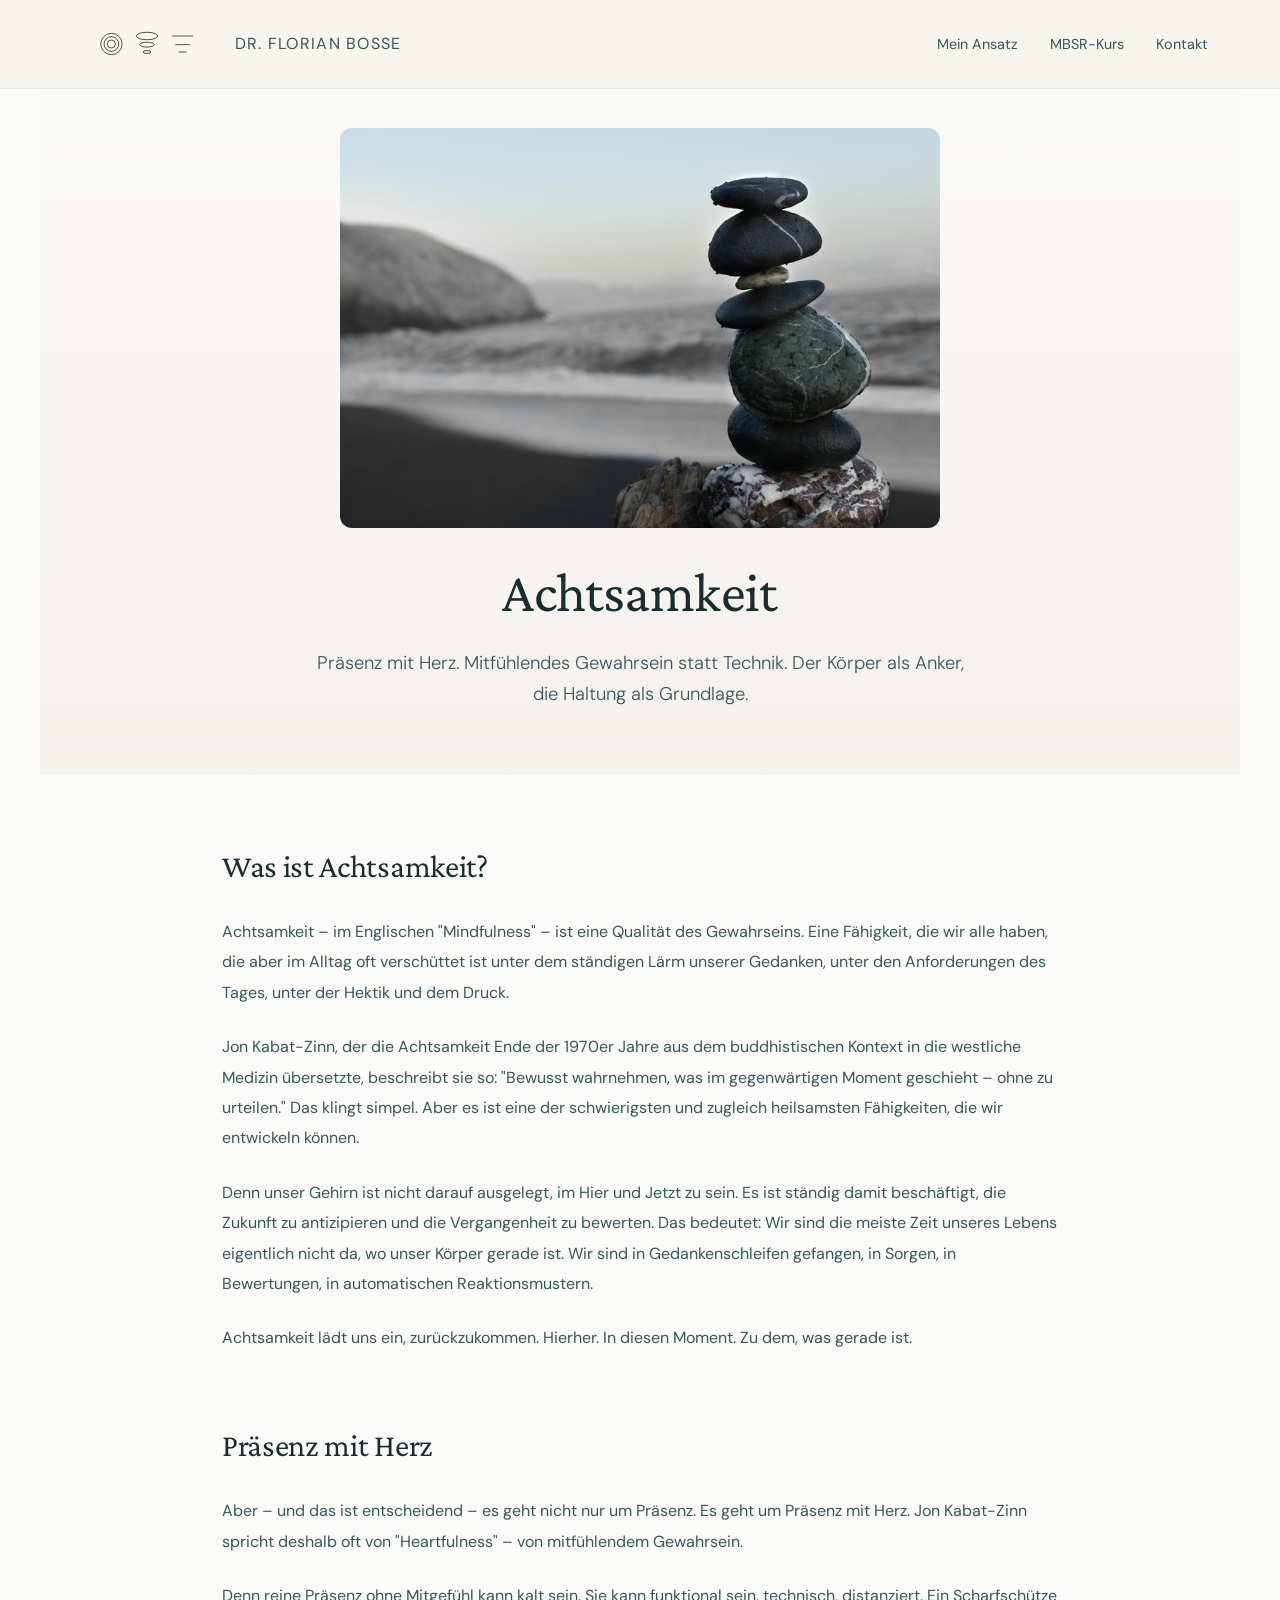
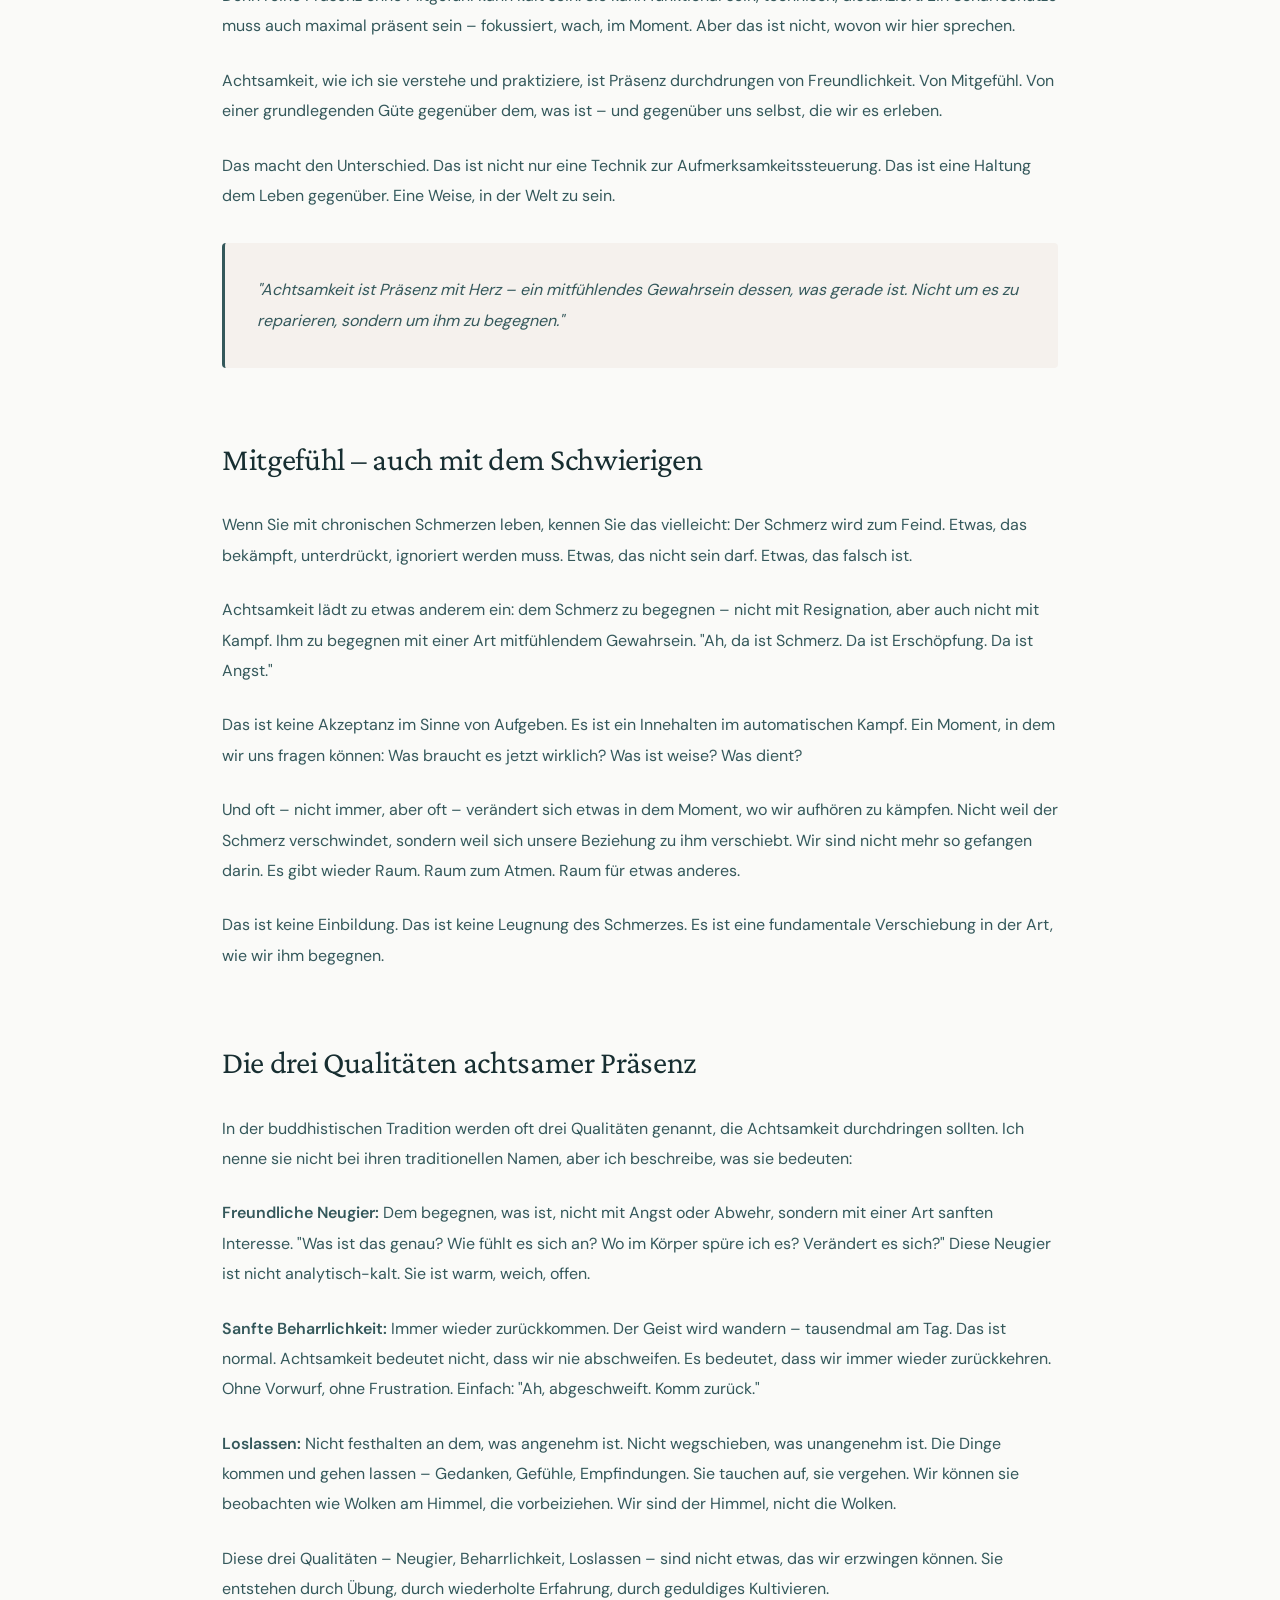
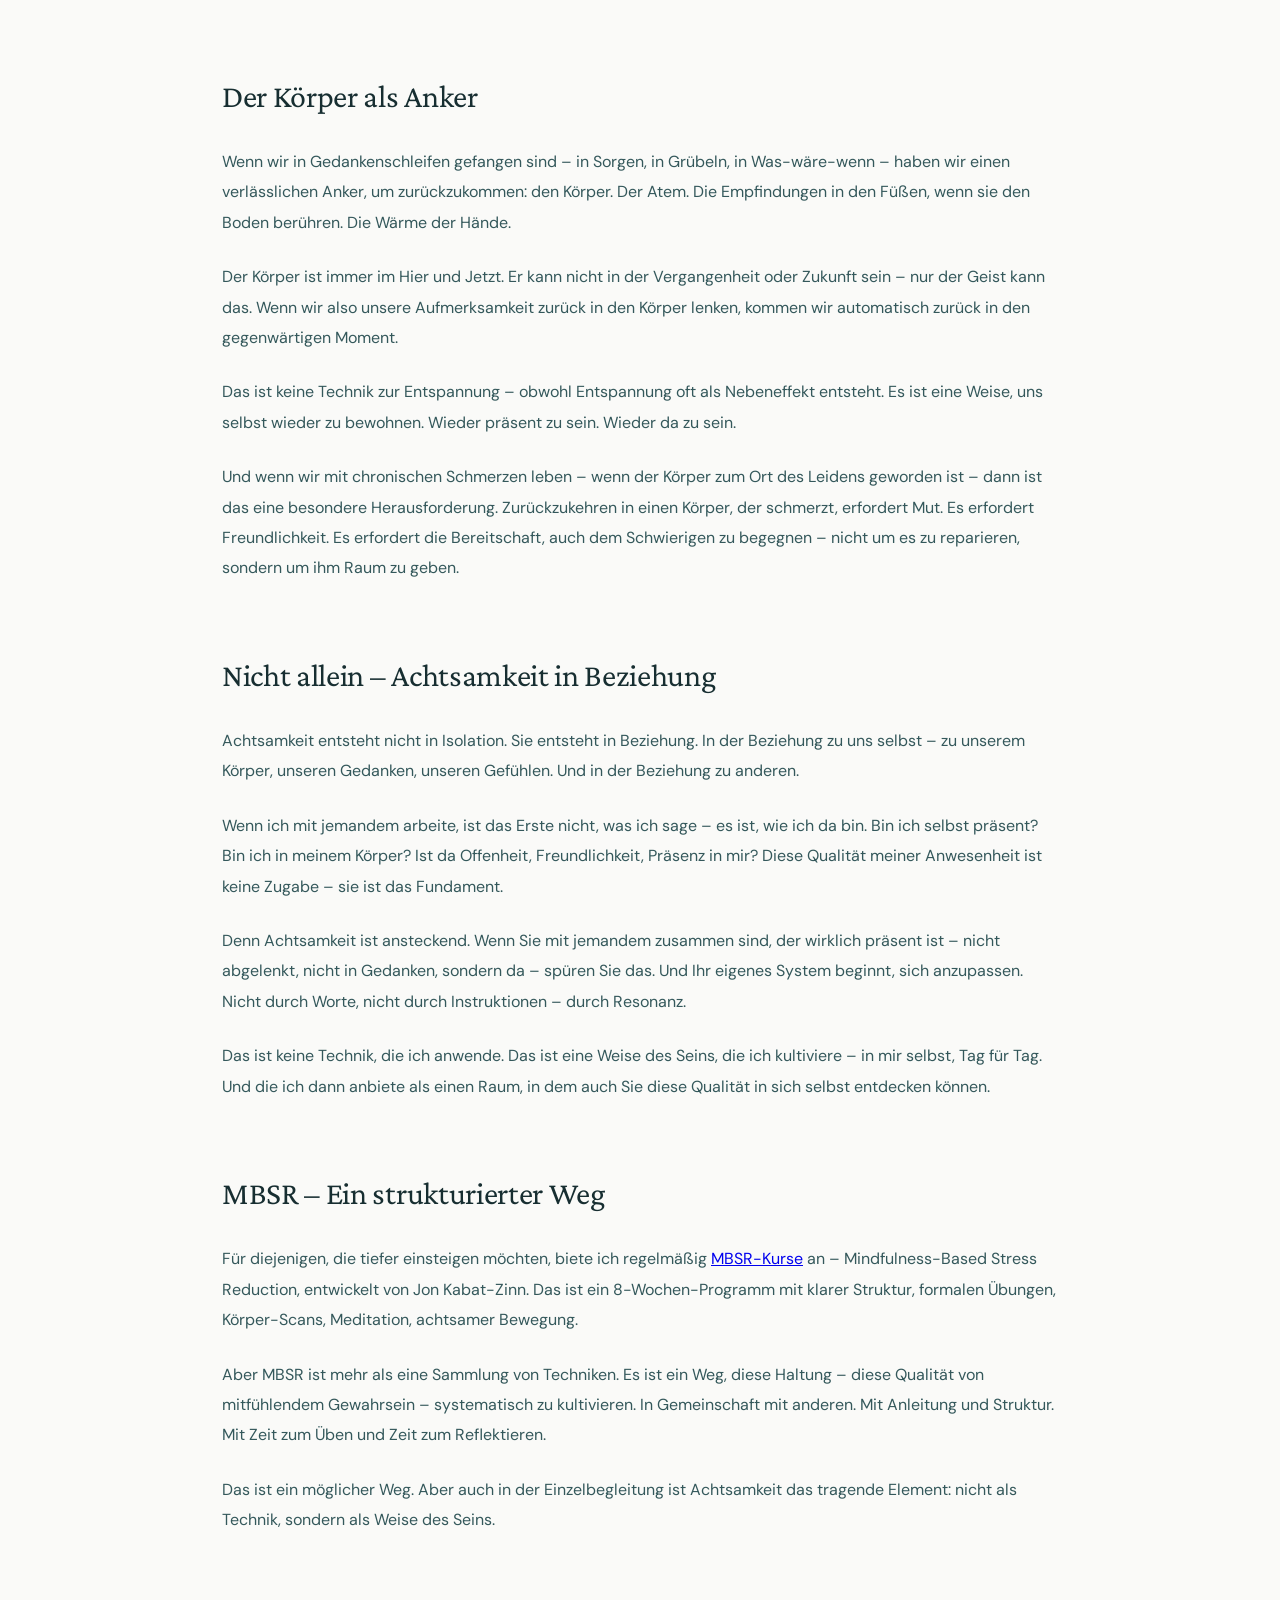
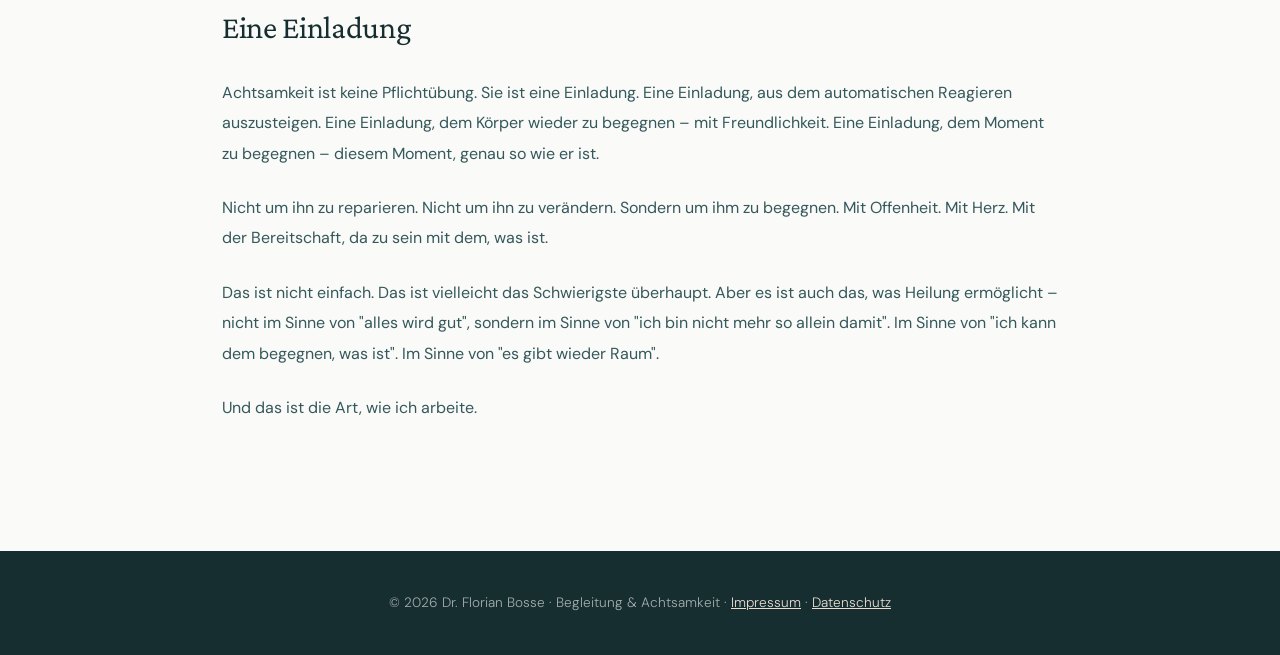
<file: achtsamkeit.html>
<!DOCTYPE html>
<html lang="de">
<head>
    <meta charset="UTF-8">
    <meta name="viewport" content="width=device-width, initial-scale=1.0">
    
    <!-- SEO Meta Tags -->
    <title>Achtsamkeit & MBSR - Dr. Florian Bosse Göttingen</title>
    <meta name="description" content="MBSR (Mindfulness-Based Stress Reduction) und achtsamkeitsbasierte Ansätze. Für Stressbewältigung, chronische Schmerzen und emotionale Regulation.">
    <!-- Google Site Verification -->
    <meta name="google-site-verification" content="2ikfE-aLvrJ4-44RcKuoOutv7_RC3mczA9YnfP-s9ck" />
    <meta name="keywords" content="MBSR, Achtsamkeit, Mindfulness, Stressbewältigung, Jon Kabat-Zinn, Meditation, Göttingen">
    <meta name="author" content="Dr. Florian Bosse">
    <meta name="robots" content="index, follow">
    
    <link rel="stylesheet" href="fonts.css">
    <link rel="stylesheet" href="styles.css">
    
    <style>
        /* ===== UNTERSEITEN-SPEZIFISCHE STYLES ===== */
        
        /* Hero */
        .hero {
            min-height: 60vh;
            display: flex;
            align-items: center;
            justify-content: center;
            padding: 8rem 2rem 4rem;
            background: linear-gradient(to bottom, var(--off-white) 0%, var(--cream-light) 100%);
        }

        .hero-content {
            max-width: 800px;
            text-align: center;
        }

        .hero-icon {
            font-size: 4rem;
            margin-bottom: 1.5rem;
        }

        .hero h1 {
            font-size: clamp(2.5rem, 5vw, 3.5rem);
            line-height: 1.15;
            margin-bottom: 1.5rem;
            color: var(--text-primary);
        }

        .hero p {
            font-size: clamp(1rem, 2vw, 1.15rem);
            color: var(--text-secondary);
            max-width: 650px;
            margin: 0 auto;
            font-weight: 300;
        }

        /* Content */
        .content {
            max-width: 900px;
            margin: 0 auto;
            padding: 4rem 2rem;
        }

        .content-section {
            margin-bottom: 4rem;
        }

        .content-section h2 {
            font-size: 2rem;
            margin-bottom: 1.5rem;
            color: var(--text-primary);
        }

        .content-section h3 {
            font-size: 1.5rem;
            margin-bottom: 1rem;
            margin-top: 2rem;
            color: var(--text-primary);
        }

        .content-section p {
            margin-bottom: 1.5rem;
            color: var(--text-secondary);
            line-height: 1.9;
        }

        .highlight-box {
            background: var(--cream-light);
            padding: 2rem;
            border-left: 3px solid var(--petrol);
            border-radius: 4px;
            margin: 2rem 0;
        }

        .highlight-box p {
            margin-bottom: 0;
            font-style: italic;
        }
    
        /* === BURGER MENU & MOBILE NAVIGATION === */
        .burger-menu {
            display: none;
            flex-direction: column;
            gap: 6px;
            cursor: pointer;
            z-index: 1001;
        }

        .burger-menu span {
            width: 24px;
            height: 2px;
            background: var(--petrol);
            border-radius: 2px;
            transition: all 0.3s ease;
        }

        .burger-menu.active span:nth-child(1) {
            transform: rotate(45deg) translate(6px, 6px);
        }

        .burger-menu.active span:nth-child(2) {
            opacity: 0;
        }

        .burger-menu.active span:nth-child(3) {
            transform: rotate(-45deg) translate(6px, -6px);
        }

        /* Navigation Links */
        .nav-links {
            display: flex;
            gap: 2rem;
            list-style: none;
            margin: 0;
            padding: 0;
        }

        .nav-links li {
            margin: 0;
        }

        .nav-links a {
            color: var(--text-secondary);
            text-decoration: none;
            font-size: 0.9rem;
            font-weight: 400;
            transition: color 0.3s ease;
        }

        .nav-links a:hover {
            color: var(--petrol);
        }

        /* Mobile Navigation Overlay */
        .mobile-nav-overlay {
            display: none;
            position: fixed;
            top: 0;
            left: 0;
            width: 100%;
            height: 100%;
            background: rgba(0, 0, 0, 0.5);
            z-index: 999;
            opacity: 0;
            transition: opacity 0.3s ease;
        }

        .mobile-nav-overlay.active {
            display: block;
            opacity: 1;
        }

        /* Responsive Burger Menu */
        @media (max-width: 768px) {
            .burger-menu {
                display: flex;
            }
            
            .nav-links {
                position: fixed;
                right: -100%;
                top: 0;
                height: 100vh;
                width: 260px;
                background: var(--cream);
                flex-direction: column;
                padding: 6rem 2rem 2rem;
                gap: 0;
                box-shadow: -4px 0 20px rgba(0, 0, 0, 0.1);
                transition: right 0.3s ease;
                z-index: 1000;
            }
            
            .nav-links.active {
                right: 0;
            }
            
            .nav-links li {
                border-top: 1px solid rgba(52, 88, 91, 0.08);
                padding: 1.8rem 0;
            }
            
            .nav-links li:first-child {
                border-top: none;
                padding-top: 0;
            }
            
            .nav-links li:last-child {
                padding-bottom: 0;
            }
            
            .nav-links a {
                display: block;
                font-size: 1rem;
            }
        }
    </style>
</head>
<body>
    <!-- Navigation -->
    <nav>
        <div class="nav-container">
            <a href="index.html" class="logo"><img src="logo.svg" alt="Logo Perpspektive und Wahrheit" class="logo-image">Dr. Florian Bosse</a>
            
            <!-- Burger Menu Button -->
            <div class="burger-menu" id="burgerMenu">
                <span></span>
                <span></span>
                <span></span>
            </div>
            
            <ul class="nav-links" id="navLinks">
                <li><a href="index.html#ansatz">Mein Ansatz</a></li>
                <li><a href="mbsr-kurs.html">MBSR-Kurs</a></li>
                <li><a href="kontakt.html">Kontakt</a></li>
            </ul>
        </div>
    </nav>

    <!-- Mobile Navigation Overlay -->
    <div class="mobile-nav-overlay" id="mobileOverlay"></div>

    <!-- Hero Section -->
    <section class="hero">
        <div class="hero-content">
            <img src="bilder/balance.jpg" 
                 alt="Achtsamkeitsbasierte Therapie - Meditation und Präsenz" 
                 class="approach-photo">
            <h1>Achtsamkeit</h1>
            <p>Präsenz mit Herz. Mitfühlendes Gewahrsein statt Technik. Der Körper als Anker, die Haltung als Grundlage.</p>
        </div>
    </section>

    <!-- Content -->
    <section class="content">
        <div class="content-section">
            <h2>Was ist Achtsamkeit?</h2>
            <p>Achtsamkeit – im Englischen "Mindfulness" – ist eine Qualität des Gewahrseins. Eine Fähigkeit, die wir alle haben, die aber im Alltag oft verschüttet ist unter dem ständigen Lärm unserer Gedanken, unter den Anforderungen des Tages, unter der Hektik und dem Druck.</p>
            
            <p>Jon Kabat-Zinn, der die Achtsamkeit Ende der 1970er Jahre aus dem buddhistischen Kontext in die westliche Medizin übersetzte, beschreibt sie so: "Bewusst wahrnehmen, was im gegenwärtigen Moment geschieht – ohne zu urteilen." Das klingt simpel. Aber es ist eine der schwierigsten und zugleich heilsamsten Fähigkeiten, die wir entwickeln können.</p>
            
            <p>Denn unser Gehirn ist nicht darauf ausgelegt, im Hier und Jetzt zu sein. Es ist ständig damit beschäftigt, die Zukunft zu antizipieren und die Vergangenheit zu bewerten. Das bedeutet: Wir sind die meiste Zeit unseres Lebens eigentlich nicht da, wo unser Körper gerade ist. Wir sind in Gedankenschleifen gefangen, in Sorgen, in Bewertungen, in automatischen Reaktionsmustern.</p>
            
            <p>Achtsamkeit lädt uns ein, zurückzukommen. Hierher. In diesen Moment. Zu dem, was gerade ist.</p>
        </div>

        <div class="content-section">
            <h2>Präsenz mit Herz</h2>
            <p>Aber – und das ist entscheidend – es geht nicht nur um Präsenz. Es geht um Präsenz mit Herz. Jon Kabat-Zinn spricht deshalb oft von "Heartfulness" – von mitfühlendem Gewahrsein.</p>
            
            <p>Denn reine Präsenz ohne Mitgefühl kann kalt sein. Sie kann funktional sein, technisch, distanziert. Ein Scharfschütze muss auch maximal präsent sein – fokussiert, wach, im Moment. Aber das ist nicht, wovon wir hier sprechen.</p>
            
            <p>Achtsamkeit, wie ich sie verstehe und praktiziere, ist Präsenz durchdrungen von Freundlichkeit. Von Mitgefühl. Von einer grundlegenden Güte gegenüber dem, was ist – und gegenüber uns selbst, die wir es erleben.</p>
            
            <p>Das macht den Unterschied. Das ist nicht nur eine Technik zur Aufmerksamkeitssteuerung. Das ist eine Haltung dem Leben gegenüber. Eine Weise, in der Welt zu sein.</p>
            
            <div class="highlight-box">
                <p>"Achtsamkeit ist Präsenz mit Herz – ein mitfühlendes Gewahrsein dessen, was gerade ist. Nicht um es zu reparieren, sondern um ihm zu begegnen."</p>
            </div>
        </div>

        <div class="content-section">
            <h2>Mitgefühl – auch mit dem Schwierigen</h2>
            <p>Wenn Sie mit chronischen Schmerzen leben, kennen Sie das vielleicht: Der Schmerz wird zum Feind. Etwas, das bekämpft, unterdrückt, ignoriert werden muss. Etwas, das nicht sein darf. Etwas, das falsch ist.</p>
            
            <p>Achtsamkeit lädt zu etwas anderem ein: dem Schmerz zu begegnen – nicht mit Resignation, aber auch nicht mit Kampf. Ihm zu begegnen mit einer Art mitfühlendem Gewahrsein. "Ah, da ist Schmerz. Da ist Erschöpfung. Da ist Angst."</p>
            
            <p>Das ist keine Akzeptanz im Sinne von Aufgeben. Es ist ein Innehalten im automatischen Kampf. Ein Moment, in dem wir uns fragen können: Was braucht es jetzt wirklich? Was ist weise? Was dient?</p>
            
            <p>Und oft – nicht immer, aber oft – verändert sich etwas in dem Moment, wo wir aufhören zu kämpfen. Nicht weil der Schmerz verschwindet, sondern weil sich unsere Beziehung zu ihm verschiebt. Wir sind nicht mehr so gefangen darin. Es gibt wieder Raum. Raum zum Atmen. Raum für etwas anderes.</p>
            
            <p>Das ist keine Einbildung. Das ist keine Leugnung des Schmerzes. Es ist eine fundamentale Verschiebung in der Art, wie wir ihm begegnen.</p>
        </div>

        <div class="content-section">
            <h2>Die drei Qualitäten achtsamer Präsenz</h2>
            <p>In der buddhistischen Tradition werden oft drei Qualitäten genannt, die Achtsamkeit durchdringen sollten. Ich nenne sie nicht bei ihren traditionellen Namen, aber ich beschreibe, was sie bedeuten:</p>
            
            <p><strong>Freundliche Neugier:</strong> Dem begegnen, was ist, nicht mit Angst oder Abwehr, sondern mit einer Art sanften Interesse. "Was ist das genau? Wie fühlt es sich an? Wo im Körper spüre ich es? Verändert es sich?" Diese Neugier ist nicht analytisch-kalt. Sie ist warm, weich, offen.</p>
            
            <p><strong>Sanfte Beharrlichkeit:</strong> Immer wieder zurückkommen. Der Geist wird wandern – tausendmal am Tag. Das ist normal. Achtsamkeit bedeutet nicht, dass wir nie abschweifen. Es bedeutet, dass wir immer wieder zurückkehren. Ohne Vorwurf, ohne Frustration. Einfach: "Ah, abgeschweift. Komm zurück."</p>
            
            <p><strong>Loslassen:</strong> Nicht festhalten an dem, was angenehm ist. Nicht wegschieben, was unangenehm ist. Die Dinge kommen und gehen lassen – Gedanken, Gefühle, Empfindungen. Sie tauchen auf, sie vergehen. Wir können sie beobachten wie Wolken am Himmel, die vorbeiziehen. Wir sind der Himmel, nicht die Wolken.</p>
            
            <p>Diese drei Qualitäten – Neugier, Beharrlichkeit, Loslassen – sind nicht etwas, das wir erzwingen können. Sie entstehen durch Übung, durch wiederholte Erfahrung, durch geduldiges Kultivieren.</p>
        </div>

        <div class="content-section">
            <h2>Der Körper als Anker</h2>
            <p>Wenn wir in Gedankenschleifen gefangen sind – in Sorgen, in Grübeln, in Was-wäre-wenn – haben wir einen verlässlichen Anker, um zurückzukommen: den Körper. Der Atem. Die Empfindungen in den Füßen, wenn sie den Boden berühren. Die Wärme der Hände.</p>
            
            <p>Der Körper ist immer im Hier und Jetzt. Er kann nicht in der Vergangenheit oder Zukunft sein – nur der Geist kann das. Wenn wir also unsere Aufmerksamkeit zurück in den Körper lenken, kommen wir automatisch zurück in den gegenwärtigen Moment.</p>
            
            <p>Das ist keine Technik zur Entspannung – obwohl Entspannung oft als Nebeneffekt entsteht. Es ist eine Weise, uns selbst wieder zu bewohnen. Wieder präsent zu sein. Wieder da zu sein.</p>
            
            <p>Und wenn wir mit chronischen Schmerzen leben – wenn der Körper zum Ort des Leidens geworden ist – dann ist das eine besondere Herausforderung. Zurückzukehren in einen Körper, der schmerzt, erfordert Mut. Es erfordert Freundlichkeit. Es erfordert die Bereitschaft, auch dem Schwierigen zu begegnen – nicht um es zu reparieren, sondern um ihm Raum zu geben.</p>
        </div>

        <div class="content-section">
            <h2>Nicht allein – Achtsamkeit in Beziehung</h2>
            <p>Achtsamkeit entsteht nicht in Isolation. Sie entsteht in Beziehung. In der Beziehung zu uns selbst – zu unserem Körper, unseren Gedanken, unseren Gefühlen. Und in der Beziehung zu anderen.</p>
            
            <p>Wenn ich mit jemandem arbeite, ist das Erste nicht, was ich sage – es ist, wie ich da bin. Bin ich selbst präsent? Bin ich in meinem Körper? Ist da Offenheit, Freundlichkeit, Präsenz in mir? Diese Qualität meiner Anwesenheit ist keine Zugabe – sie ist das Fundament.</p>
            
            <p>Denn Achtsamkeit ist ansteckend. Wenn Sie mit jemandem zusammen sind, der wirklich präsent ist – nicht abgelenkt, nicht in Gedanken, sondern da – spüren Sie das. Und Ihr eigenes System beginnt, sich anzupassen. Nicht durch Worte, nicht durch Instruktionen – durch Resonanz.</p>
            
            <p>Das ist keine Technik, die ich anwende. Das ist eine Weise des Seins, die ich kultiviere – in mir selbst, Tag für Tag. Und die ich dann anbiete als einen Raum, in dem auch Sie diese Qualität in sich selbst entdecken können.</p>
        </div>

        <div class="content-section">
            <h2>MBSR – Ein strukturierter Weg</h2>
            <p>Für diejenigen, die tiefer einsteigen möchten, biete ich regelmäßig <a href="mbsr-kurs.html">MBSR-Kurse</a> an – Mindfulness-Based Stress Reduction, entwickelt von Jon Kabat-Zinn. Das ist ein 8-Wochen-Programm mit klarer Struktur, formalen Übungen, Körper-Scans, Meditation, achtsamer Bewegung.</p>
            
            <p>Aber MBSR ist mehr als eine Sammlung von Techniken. Es ist ein Weg, diese Haltung – diese Qualität von mitfühlendem Gewahrsein – systematisch zu kultivieren. In Gemeinschaft mit anderen. Mit Anleitung und Struktur. Mit Zeit zum Üben und Zeit zum Reflektieren.</p>
            
            <p>Das ist ein möglicher Weg. Aber auch in der Einzelbegleitung ist Achtsamkeit das tragende Element: nicht als Technik, sondern als Weise des Seins.</p>
        </div>

        <div class="content-section">
            <h2>Eine Einladung</h2>
            <p>Achtsamkeit ist keine Pflichtübung. Sie ist eine Einladung. Eine Einladung, aus dem automatischen Reagieren auszusteigen. Eine Einladung, dem Körper wieder zu begegnen – mit Freundlichkeit. Eine Einladung, dem Moment zu begegnen – diesem Moment, genau so wie er ist.</p>
            
            <p>Nicht um ihn zu reparieren. Nicht um ihn zu verändern. Sondern um ihm zu begegnen. Mit Offenheit. Mit Herz. Mit der Bereitschaft, da zu sein mit dem, was ist.</p>
            
            <p>Das ist nicht einfach. Das ist vielleicht das Schwierigste überhaupt. Aber es ist auch das, was Heilung ermöglicht – nicht im Sinne von "alles wird gut", sondern im Sinne von "ich bin nicht mehr so allein damit". Im Sinne von "ich kann dem begegnen, was ist". Im Sinne von "es gibt wieder Raum".</p>
            
            <p>Und das ist die Art, wie ich arbeite.</p>
        </div>
    </section>

    <!-- Footer -->
    <footer>
        <p>&copy; 2026 Dr. Florian Bosse · Begleitung & Achtsamkeit · <a href="impressum.html" style="color: var(--cream); text-decoration: underline;">Impressum</a> · <a href="datenschutz.html" style="color: var(--cream); text-decoration: underline;">Datenschutz</a></p>
    </footer>

    <script>
    // Burger Menu Toggle
    const burgerMenu = document.getElementById('burgerMenu');
    const navLinks = document.getElementById('navLinks');
    const mobileOverlay = document.getElementById('mobileOverlay');

    if (burgerMenu && navLinks) {
        burgerMenu.addEventListener('click', () => {
            navLinks.classList.toggle('active');
            burgerMenu.classList.toggle('active');
            if (mobileOverlay) {
                mobileOverlay.classList.toggle('active');
            }
        });
        
        // Close menu when clicking overlay
        if (mobileOverlay) {
            mobileOverlay.addEventListener('click', () => {
                navLinks.classList.remove('active');
                burgerMenu.classList.remove('active');
                mobileOverlay.classList.remove('active');
            });
        }
        
        // Close menu when clicking a link
        document.querySelectorAll('.nav-links a').forEach(link => {
            link.addEventListener('click', () => {
                navLinks.classList.remove('active');
                burgerMenu.classList.remove('active');
                if (mobileOverlay) {
                    mobileOverlay.classList.remove('active');
                }
            });
        });
    }
    </script>
</body>
</html>
</file>
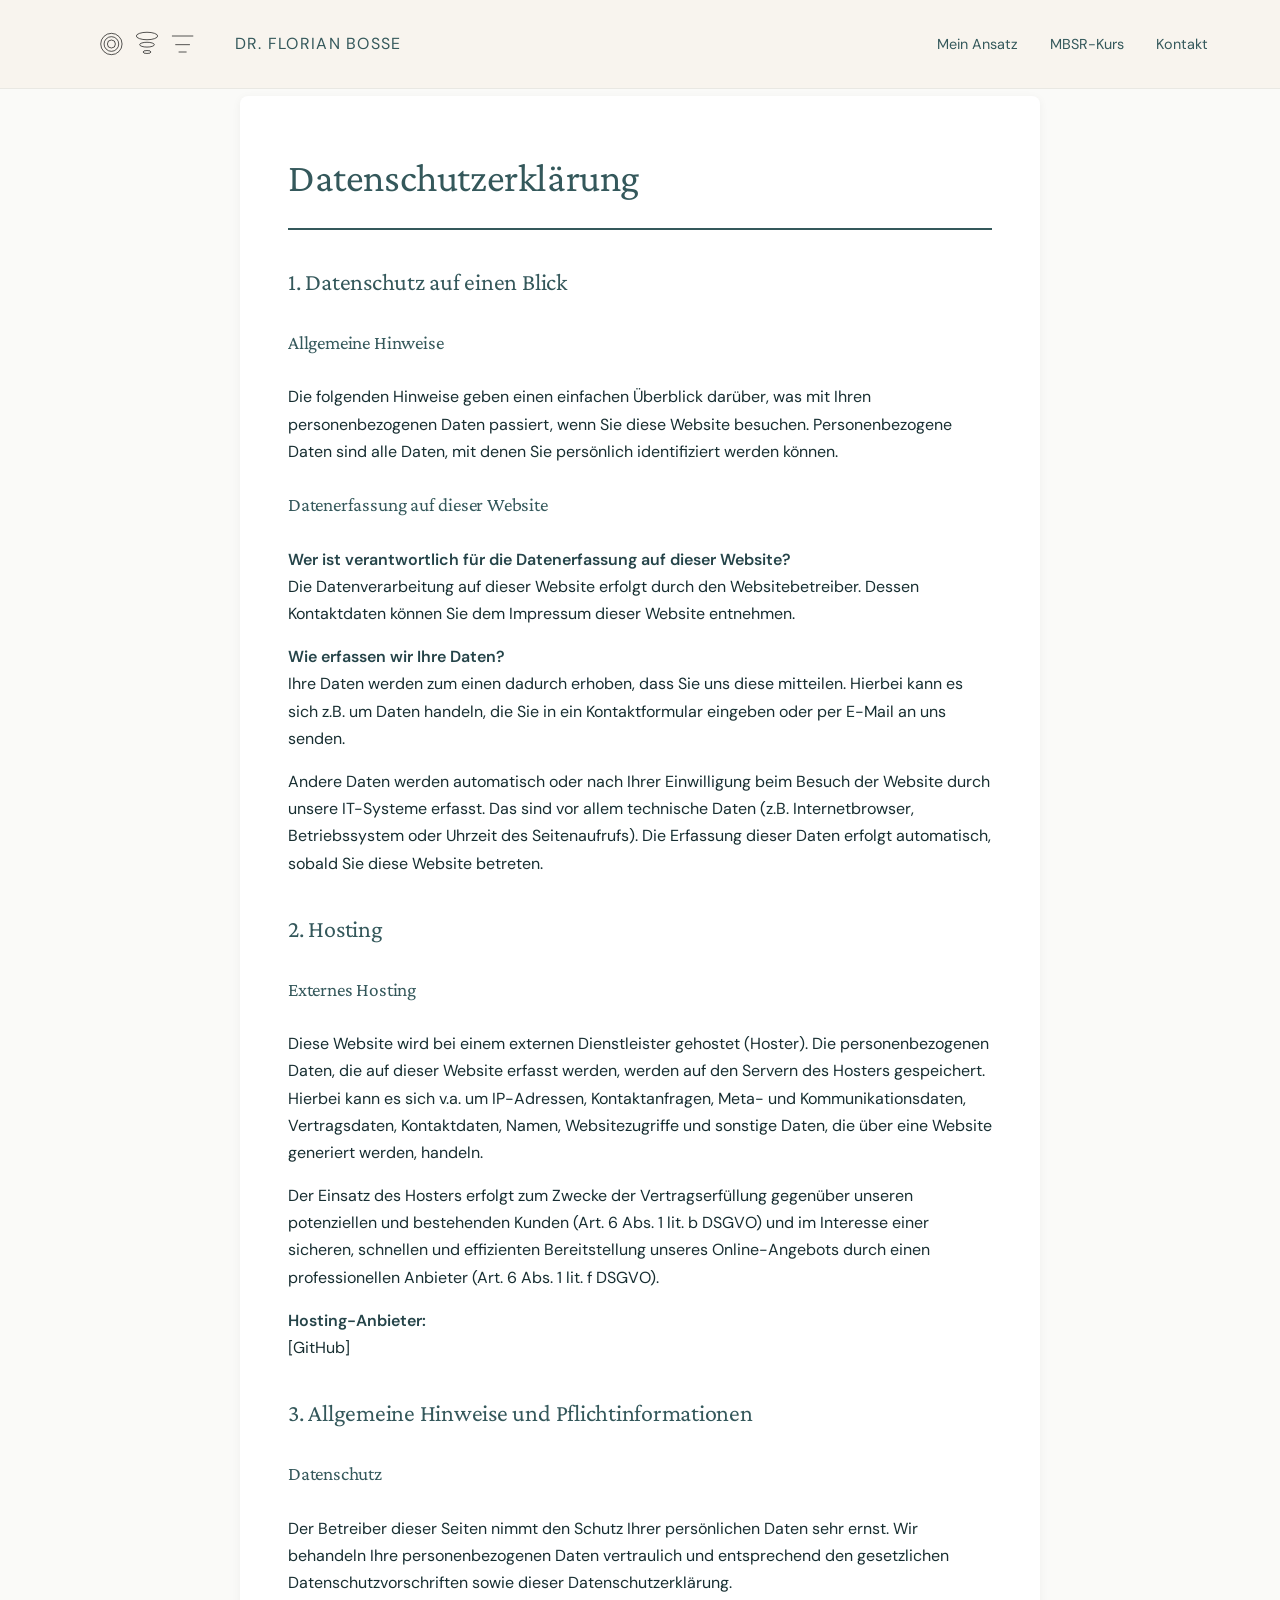
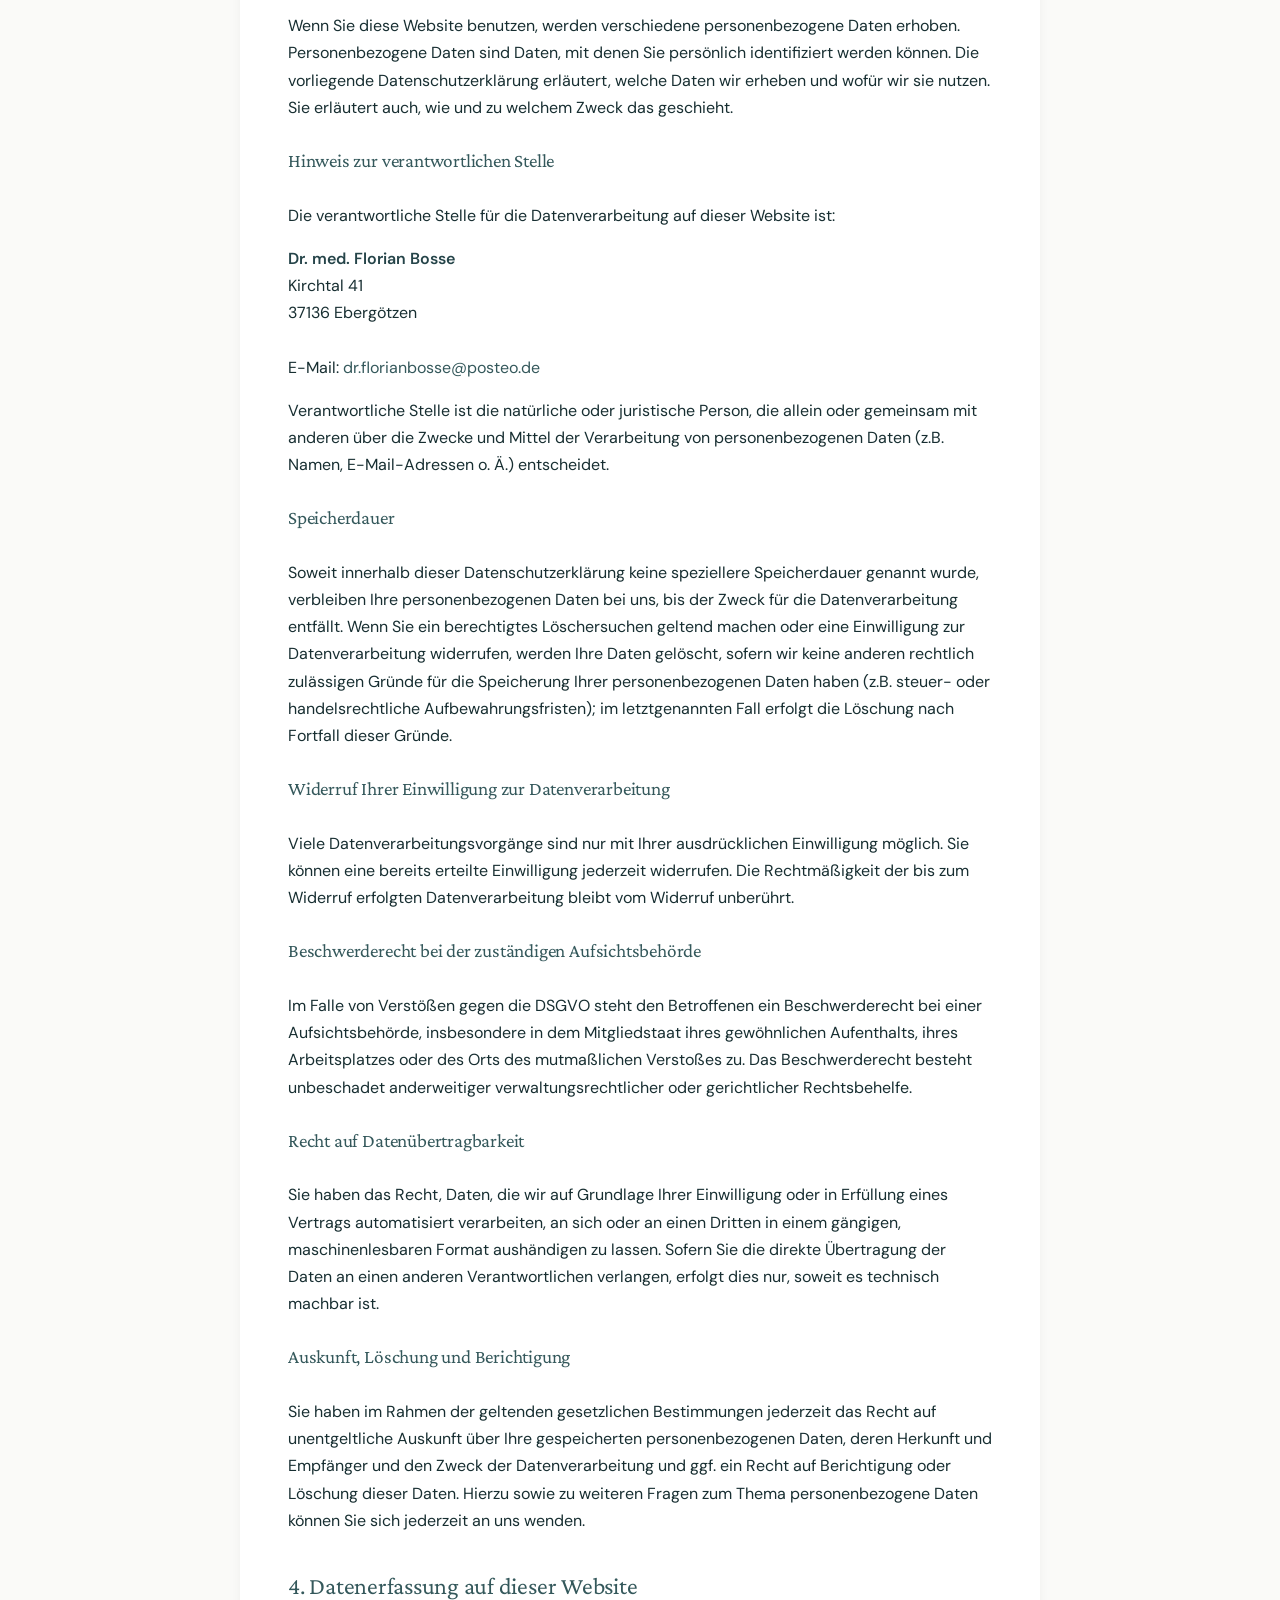
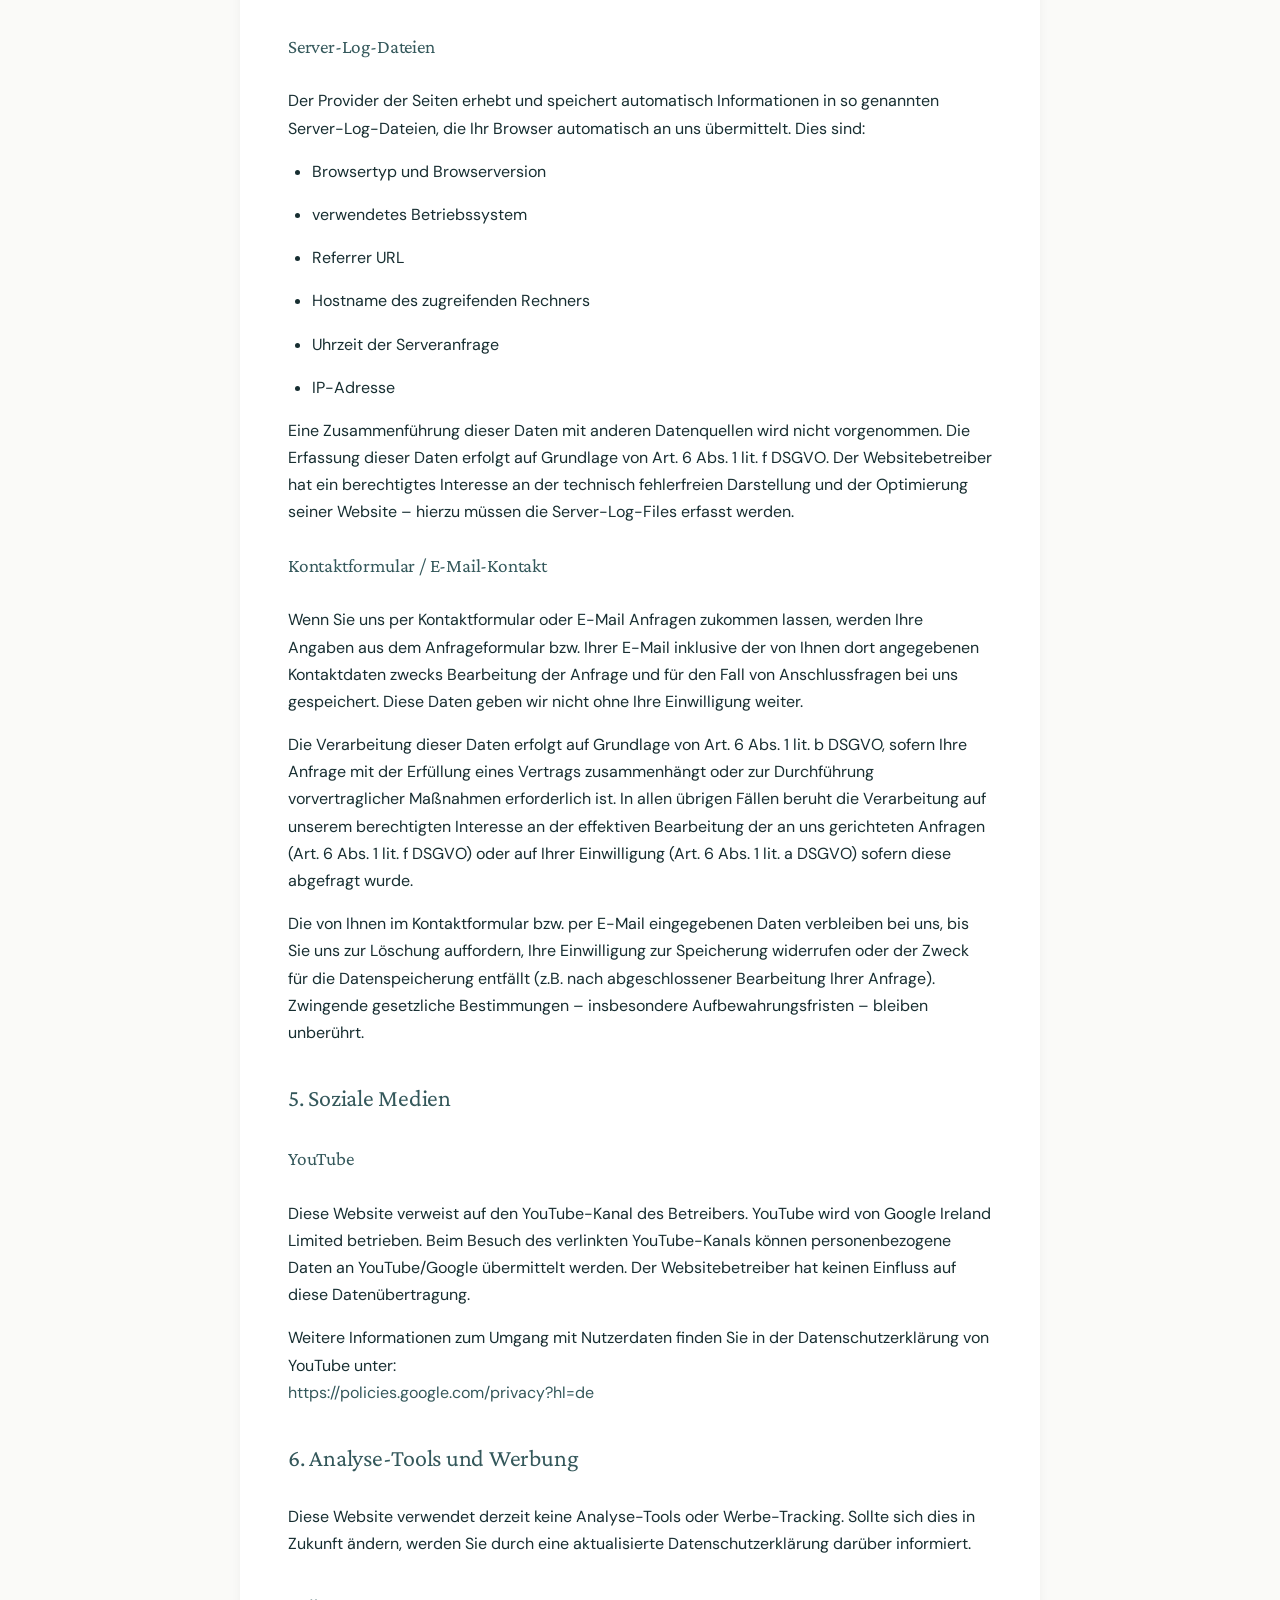
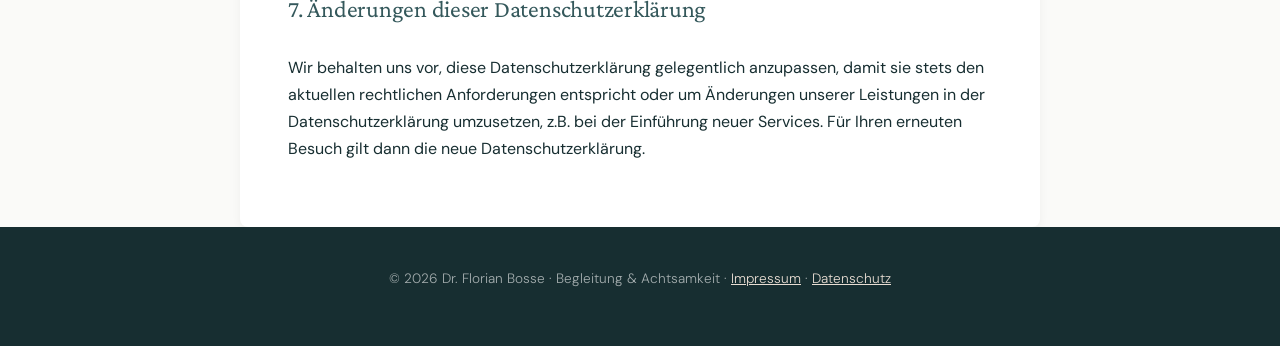
<file: datenschutz.html>
<!DOCTYPE html>
<html lang="de">
<head>
    <meta charset="UTF-8">
    <meta name="viewport" content="width=device-width, initial-scale=1.0">
    
    <!-- Google Site Verification -->
    <meta name="google-site-verification" content="2ikfE-aLvrJ4-44RcKuoOutv7_RC3mczA9YnfP-s9ck">
    
    <title>Datenschutzerklärung | Dr. Florian Bosse</title>
    <link rel="stylesheet" href="fonts.css">
    <link rel="stylesheet" href="styles.css">
    
    <style>
        /* ===== RECHTLICHE SEITEN - SPEZIFISCHE STYLES ===== */
        
        .container {
            max-width: 800px;
            margin: 0 auto;
            margin-top: 6rem;
            background: white;
            padding: 3rem;
            border-radius: 8px;
            box-shadow: 0 2px 10px rgba(0,0,0,0.05);
        }

        h1, h2, h3 {
            font-family: 'Crimson Pro', serif;
            color: var(--petrol);
            margin-bottom: 1.5rem;
        }

        h1 {
            font-size: 2.5rem;
            border-bottom: 2px solid var(--petrol);
            padding-bottom: 1rem;
        }

        h2 {
            font-size: 1.5rem;
            margin-top: 2rem;
        }

        h3 {
            font-size: 1.2rem;
            margin-top: 1.5rem;
        }

        p, li {
            margin-bottom: 1rem;
        }

        ul {
            margin-left: 1.5rem;
        }

        a {
            color: var(--petrol);
            text-decoration: none;
        }

        a:hover {
            text-decoration: underline;
        }

        strong {
            color: var(--petrol-dark);
        }
    
        /* === BURGER MENU & MOBILE NAVIGATION === */
        .burger-menu {
            display: none;
            flex-direction: column;
            gap: 6px;
            cursor: pointer;
            z-index: 1001;
        }

        .burger-menu span {
            width: 24px;
            height: 2px;
            background: var(--petrol);
            border-radius: 2px;
            transition: all 0.3s ease;
        }

        .burger-menu.active span:nth-child(1) {
            transform: rotate(45deg) translate(6px, 6px);
        }

        .burger-menu.active span:nth-child(2) {
            opacity: 0;
        }

        .burger-menu.active span:nth-child(3) {
            transform: rotate(-45deg) translate(6px, -6px);
        }

        /* Navigation Links */
        .nav-links {
            display: flex;
            gap: 2rem;
            list-style: none;
            margin: 0;
            padding: 0;
        }

        .nav-links li {
            margin: 0;
        }

        .nav-links a {
            color: var(--text-secondary);
            text-decoration: none;
            font-size: 0.9rem;
            font-weight: 400;
            transition: color 0.3s ease;
        }

        .nav-links a:hover {
            color: var(--petrol);
        }

        /* Mobile Navigation Overlay */
        .mobile-nav-overlay {
            display: none;
            position: fixed;
            top: 0;
            left: 0;
            width: 100%;
            height: 100%;
            background: rgba(0, 0, 0, 0.5);
            z-index: 999;
            opacity: 0;
            transition: opacity 0.3s ease;
        }

        .mobile-nav-overlay.active {
            display: block;
            opacity: 1;
        }

        /* Responsive Burger Menu */
        @media (max-width: 768px) {
            .burger-menu {
                display: flex;
            }
            
            .nav-links {
                position: fixed;
                right: -100%;
                top: 0;
                height: 100vh;
                width: 260px;
                background: var(--cream);
                flex-direction: column;
                padding: 6rem 2rem 2rem;
                gap: 0;
                box-shadow: -4px 0 20px rgba(0, 0, 0, 0.1);
                transition: right 0.3s ease;
                z-index: 1000;
            }
            
            .nav-links.active {
                right: 0;
            }
            
            .nav-links li {
                border-top: 1px solid rgba(52, 88, 91, 0.08);
                padding: 1.8rem 0;
            }
            
            .nav-links li:first-child {
                border-top: none;
                padding-top: 0;
            }
            
            .nav-links li:last-child {
                padding-bottom: 0;
            }
            
            .nav-links a {
                display: block;
                font-size: 1rem;
            }
        }
    </style>
</head>
               
<body>
    <!-- Navigation -->
    <nav>
        <div class="nav-container">
            <a href="index.html" class="logo"><img src="logo.svg" alt="Logo" class="logo-image">Dr. Florian Bosse</a>
            
            <!-- Burger Menu Button -->
            <div class="burger-menu" id="burgerMenu">
                <span></span>
                <span></span>
                <span></span>
            </div>
            
            <ul class="nav-links" id="navLinks">
                <li><a href="index.html#ansatz">Mein Ansatz</a></li>
                <li><a href="mbsr-kurs.html">MBSR-Kurs</a></li>
                <li><a href="kontakt.html">Kontakt</a></li>
            </ul>
        </div>
    </nav>

    <!-- Mobile Navigation Overlay -->
    <div class="mobile-nav-overlay" id="mobileOverlay"></div>

    <div class="container">
        <h1>Datenschutzerklärung</h1>

        <h2>1. Datenschutz auf einen Blick</h2>
        
        <h3>Allgemeine Hinweise</h3>
        <p>
            Die folgenden Hinweise geben einen einfachen Überblick darüber, was mit Ihren personenbezogenen Daten passiert, wenn Sie diese Website besuchen. Personenbezogene Daten sind alle Daten, mit denen Sie persönlich identifiziert werden können.
        </p>

        <h3>Datenerfassung auf dieser Website</h3>
        <p>
            <strong>Wer ist verantwortlich für die Datenerfassung auf dieser Website?</strong><br>
            Die Datenverarbeitung auf dieser Website erfolgt durch den Websitebetreiber. Dessen Kontaktdaten können Sie dem Impressum dieser Website entnehmen.
        </p>

        <p>
            <strong>Wie erfassen wir Ihre Daten?</strong><br>
            Ihre Daten werden zum einen dadurch erhoben, dass Sie uns diese mitteilen. Hierbei kann es sich z.B. um Daten handeln, die Sie in ein Kontaktformular eingeben oder per E-Mail an uns senden.
        </p>

        <p>
            Andere Daten werden automatisch oder nach Ihrer Einwilligung beim Besuch der Website durch unsere IT-Systeme erfasst. Das sind vor allem technische Daten (z.B. Internetbrowser, Betriebssystem oder Uhrzeit des Seitenaufrufs). Die Erfassung dieser Daten erfolgt automatisch, sobald Sie diese Website betreten.
        </p>

        <h2>2. Hosting</h2>
        
        <h3>Externes Hosting</h3>
        <p>
            Diese Website wird bei einem externen Dienstleister gehostet (Hoster). Die personenbezogenen Daten, die auf dieser Website erfasst werden, werden auf den Servern des Hosters gespeichert. Hierbei kann es sich v.a. um IP-Adressen, Kontaktanfragen, Meta- und Kommunikationsdaten, Vertragsdaten, Kontaktdaten, Namen, Websitezugriffe und sonstige Daten, die über eine Website generiert werden, handeln.
        </p>

        <p>
            Der Einsatz des Hosters erfolgt zum Zwecke der Vertragserfüllung gegenüber unseren potenziellen und bestehenden Kunden (Art. 6 Abs. 1 lit. b DSGVO) und im Interesse einer sicheren, schnellen und effizienten Bereitstellung unseres Online-Angebots durch einen professionellen Anbieter (Art. 6 Abs. 1 lit. f DSGVO).
        </p>

        <p>
            <strong>Hosting-Anbieter:</strong><br>
            [GitHub]
        </p>

        <h2>3. Allgemeine Hinweise und Pflichtinformationen</h2>
        
        <h3>Datenschutz</h3>
        <p>
            Der Betreiber dieser Seiten nimmt den Schutz Ihrer persönlichen Daten sehr ernst. Wir behandeln Ihre personenbezogenen Daten vertraulich und entsprechend den gesetzlichen Datenschutzvorschriften sowie dieser Datenschutzerklärung.
        </p>

        <p>
            Wenn Sie diese Website benutzen, werden verschiedene personenbezogene Daten erhoben. Personenbezogene Daten sind Daten, mit denen Sie persönlich identifiziert werden können. Die vorliegende Datenschutzerklärung erläutert, welche Daten wir erheben und wofür wir sie nutzen. Sie erläutert auch, wie und zu welchem Zweck das geschieht.
        </p>

        <h3>Hinweis zur verantwortlichen Stelle</h3>
        <p>
            Die verantwortliche Stelle für die Datenverarbeitung auf dieser Website ist:
        </p>
        <p>
            <strong>Dr. med. Florian Bosse</strong><br>
            Kirchtal 41<br>
            37136 Ebergötzen<br><br>
            E-Mail:   <a href="mailto:dr.florianbosse&#64;posteo.de" target="_blank">dr.florianbosse@posteo.de</a>
        </p>

        <p>
            Verantwortliche Stelle ist die natürliche oder juristische Person, die allein oder gemeinsam mit anderen über die Zwecke und Mittel der Verarbeitung von personenbezogenen Daten (z.B. Namen, E-Mail-Adressen o. Ä.) entscheidet.
        </p>

        <h3>Speicherdauer</h3>
        <p>
            Soweit innerhalb dieser Datenschutzerklärung keine speziellere Speicherdauer genannt wurde, verbleiben Ihre personenbezogenen Daten bei uns, bis der Zweck für die Datenverarbeitung entfällt. Wenn Sie ein berechtigtes Löschersuchen geltend machen oder eine Einwilligung zur Datenverarbeitung widerrufen, werden Ihre Daten gelöscht, sofern wir keine anderen rechtlich zulässigen Gründe für die Speicherung Ihrer personenbezogenen Daten haben (z.B. steuer- oder handelsrechtliche Aufbewahrungsfristen); im letztgenannten Fall erfolgt die Löschung nach Fortfall dieser Gründe.
        </p>

        <h3>Widerruf Ihrer Einwilligung zur Datenverarbeitung</h3>
        <p>
            Viele Datenverarbeitungsvorgänge sind nur mit Ihrer ausdrücklichen Einwilligung möglich. Sie können eine bereits erteilte Einwilligung jederzeit widerrufen. Die Rechtmäßigkeit der bis zum Widerruf erfolgten Datenverarbeitung bleibt vom Widerruf unberührt.
        </p>

        <h3>Beschwerderecht bei der zuständigen Aufsichtsbehörde</h3>
        <p>
            Im Falle von Verstößen gegen die DSGVO steht den Betroffenen ein Beschwerderecht bei einer Aufsichtsbehörde, insbesondere in dem Mitgliedstaat ihres gewöhnlichen Aufenthalts, ihres Arbeitsplatzes oder des Orts des mutmaßlichen Verstoßes zu. Das Beschwerderecht besteht unbeschadet anderweitiger verwaltungsrechtlicher oder gerichtlicher Rechtsbehelfe.
        </p>

        <h3>Recht auf Datenübertragbarkeit</h3>
        <p>
            Sie haben das Recht, Daten, die wir auf Grundlage Ihrer Einwilligung oder in Erfüllung eines Vertrags automatisiert verarbeiten, an sich oder an einen Dritten in einem gängigen, maschinenlesbaren Format aushändigen zu lassen. Sofern Sie die direkte Übertragung der Daten an einen anderen Verantwortlichen verlangen, erfolgt dies nur, soweit es technisch machbar ist.
        </p>

        <h3>Auskunft, Löschung und Berichtigung</h3>
        <p>
            Sie haben im Rahmen der geltenden gesetzlichen Bestimmungen jederzeit das Recht auf unentgeltliche Auskunft über Ihre gespeicherten personenbezogenen Daten, deren Herkunft und Empfänger und den Zweck der Datenverarbeitung und ggf. ein Recht auf Berichtigung oder Löschung dieser Daten. Hierzu sowie zu weiteren Fragen zum Thema personenbezogene Daten können Sie sich jederzeit an uns wenden.
        </p>

        <h2>4. Datenerfassung auf dieser Website</h2>
        
        <h3>Server-Log-Dateien</h3>
        <p>
            Der Provider der Seiten erhebt und speichert automatisch Informationen in so genannten Server-Log-Dateien, die Ihr Browser automatisch an uns übermittelt. Dies sind:
        </p>
        <ul>
            <li>Browsertyp und Browserversion</li>
            <li>verwendetes Betriebssystem</li>
            <li>Referrer URL</li>
            <li>Hostname des zugreifenden Rechners</li>
            <li>Uhrzeit der Serveranfrage</li>
            <li>IP-Adresse</li>
        </ul>
        <p>
            Eine Zusammenführung dieser Daten mit anderen Datenquellen wird nicht vorgenommen. Die Erfassung dieser Daten erfolgt auf Grundlage von Art. 6 Abs. 1 lit. f DSGVO. Der Websitebetreiber hat ein berechtigtes Interesse an der technisch fehlerfreien Darstellung und der Optimierung seiner Website – hierzu müssen die Server-Log-Files erfasst werden.
        </p>

        <h3>Kontaktformular / E-Mail-Kontakt</h3>
        <p>
            Wenn Sie uns per Kontaktformular oder E-Mail Anfragen zukommen lassen, werden Ihre Angaben aus dem Anfrageformular bzw. Ihrer E-Mail inklusive der von Ihnen dort angegebenen Kontaktdaten zwecks Bearbeitung der Anfrage und für den Fall von Anschlussfragen bei uns gespeichert. Diese Daten geben wir nicht ohne Ihre Einwilligung weiter.
        </p>

        <p>
            Die Verarbeitung dieser Daten erfolgt auf Grundlage von Art. 6 Abs. 1 lit. b DSGVO, sofern Ihre Anfrage mit der Erfüllung eines Vertrags zusammenhängt oder zur Durchführung vorvertraglicher Maßnahmen erforderlich ist. In allen übrigen Fällen beruht die Verarbeitung auf unserem berechtigten Interesse an der effektiven Bearbeitung der an uns gerichteten Anfragen (Art. 6 Abs. 1 lit. f DSGVO) oder auf Ihrer Einwilligung (Art. 6 Abs. 1 lit. a DSGVO) sofern diese abgefragt wurde.
        </p>

        <p>
            Die von Ihnen im Kontaktformular bzw. per E-Mail eingegebenen Daten verbleiben bei uns, bis Sie uns zur Löschung auffordern, Ihre Einwilligung zur Speicherung widerrufen oder der Zweck für die Datenspeicherung entfällt (z.B. nach abgeschlossener Bearbeitung Ihrer Anfrage). Zwingende gesetzliche Bestimmungen – insbesondere Aufbewahrungsfristen – bleiben unberührt.
        </p>

        <h2>5. Soziale Medien</h2>
        
        <h3>YouTube</h3>
        <p>
            Diese Website verweist auf den YouTube-Kanal des Betreibers. YouTube wird von Google Ireland Limited betrieben. Beim Besuch des verlinkten YouTube-Kanals können personenbezogene Daten an YouTube/Google übermittelt werden. Der Websitebetreiber hat keinen Einfluss auf diese Datenübertragung.
        </p>

        <p>
            Weitere Informationen zum Umgang mit Nutzerdaten finden Sie in der Datenschutzerklärung von YouTube unter:<br>
            <a href="https://policies.google.com/privacy?hl=de" target="_blank">https://policies.google.com/privacy?hl=de</a>
        </p>

        <h2>6. Analyse-Tools und Werbung</h2>
        
        <p>
            Diese Website verwendet derzeit keine Analyse-Tools oder Werbe-Tracking. Sollte sich dies in Zukunft ändern, werden Sie durch eine aktualisierte Datenschutzerklärung darüber informiert.
        </p>

        <h2>7. Änderungen dieser Datenschutzerklärung</h2>
        
        <p>
            Wir behalten uns vor, diese Datenschutzerklärung gelegentlich anzupassen, damit sie stets den aktuellen rechtlichen Anforderungen entspricht oder um Änderungen unserer Leistungen in der Datenschutzerklärung umzusetzen, z.B. bei der Einführung neuer Services. Für Ihren erneuten Besuch gilt dann die neue Datenschutzerklärung.
        </p>
    </div>

    <!-- Footer -->
    <footer>
        <p>&copy; 2026 Dr. Florian Bosse · Begleitung & Achtsamkeit · <a href="impressum.html" style="color: var(--cream); text-decoration: underline;">Impressum</a> · <a href="datenschutz.html" style="color: var(--cream); text-decoration: underline;">Datenschutz</a></p>
    </footer>

    <script>
    // Burger Menu Toggle
    const burgerMenu = document.getElementById('burgerMenu');
    const navLinks = document.getElementById('navLinks');
    const mobileOverlay = document.getElementById('mobileOverlay');

    if (burgerMenu && navLinks) {
        burgerMenu.addEventListener('click', () => {
            navLinks.classList.toggle('active');
            burgerMenu.classList.toggle('active');
            if (mobileOverlay) {
                mobileOverlay.classList.toggle('active');
            }
        });
        
        // Close menu when clicking overlay
        if (mobileOverlay) {
            mobileOverlay.addEventListener('click', () => {
                navLinks.classList.remove('active');
                burgerMenu.classList.remove('active');
                mobileOverlay.classList.remove('active');
            });
        }
        
        // Close menu when clicking a link
        document.querySelectorAll('.nav-links a').forEach(link => {
            link.addEventListener('click', () => {
                navLinks.classList.remove('active');
                burgerMenu.classList.remove('active');
                if (mobileOverlay) {
                    mobileOverlay.classList.remove('active');
                }
            });
        });
    }
    </script>
</body>
</html>
</file>
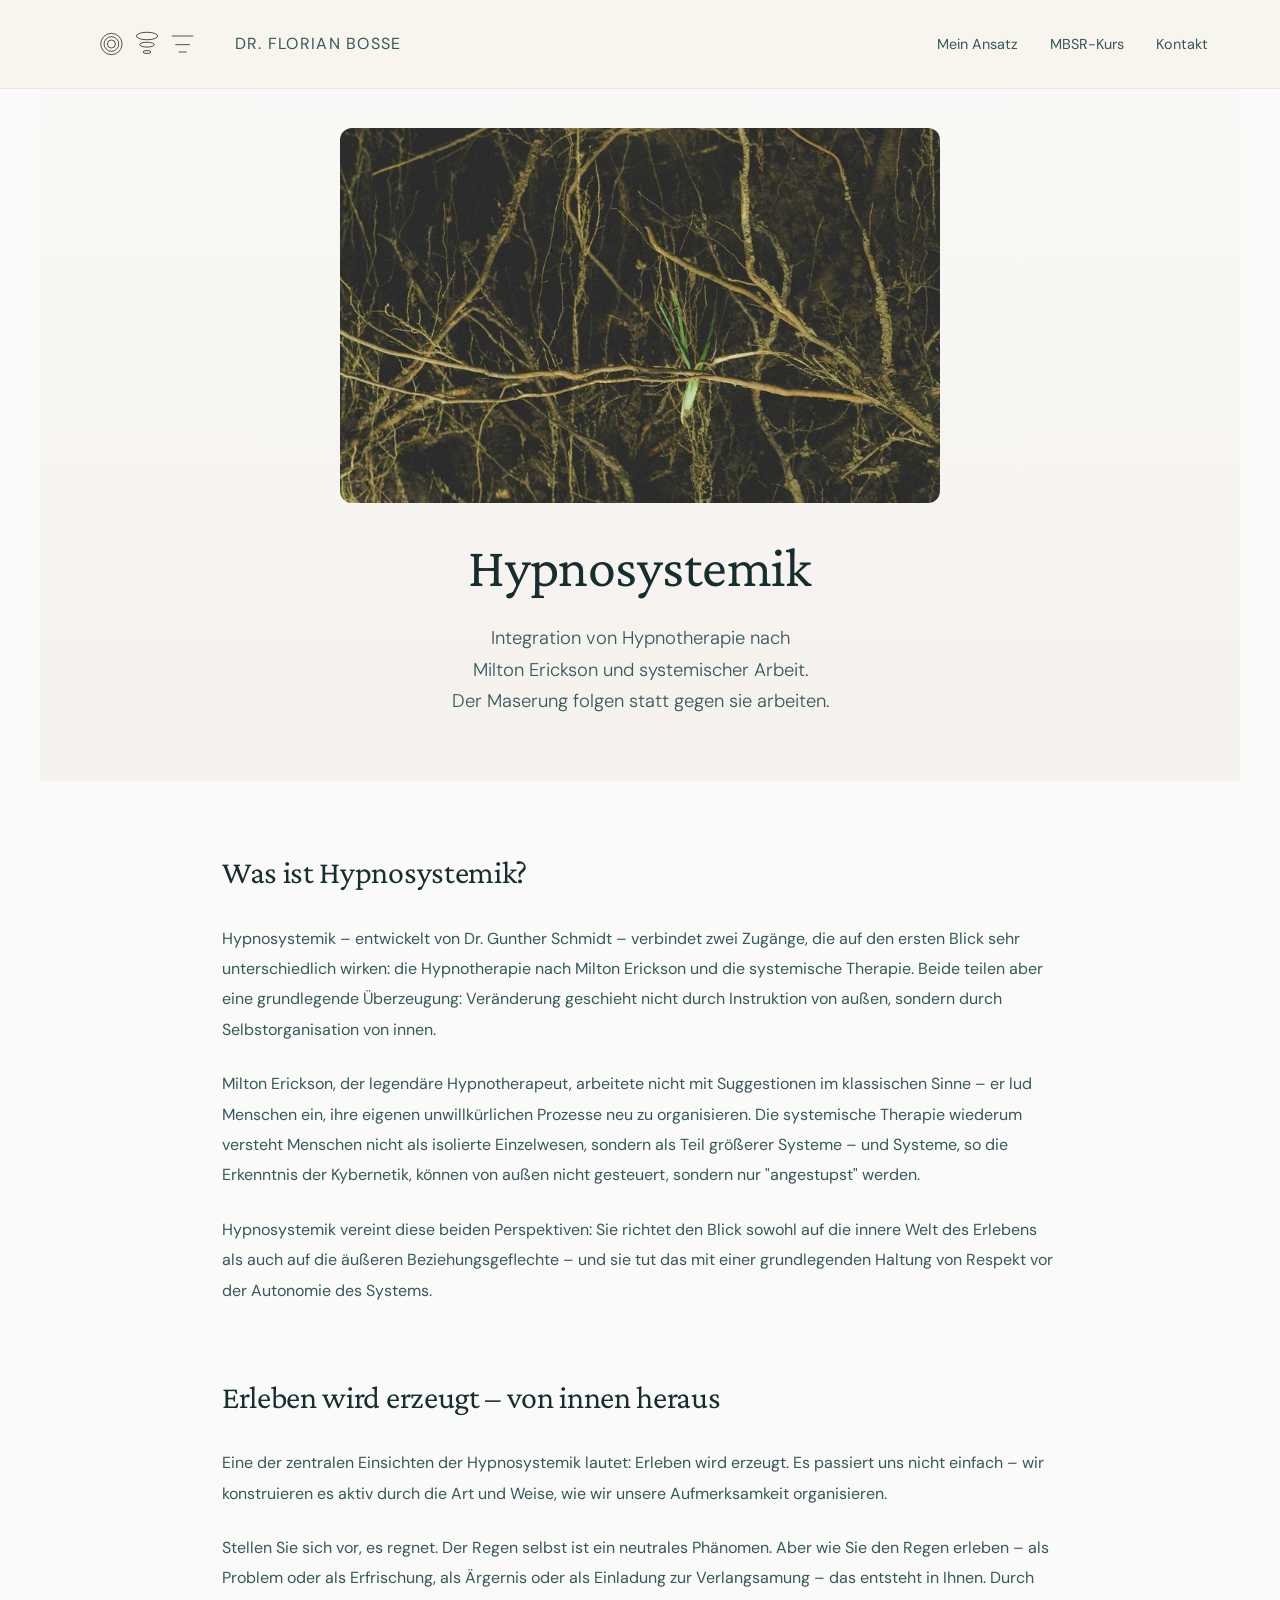
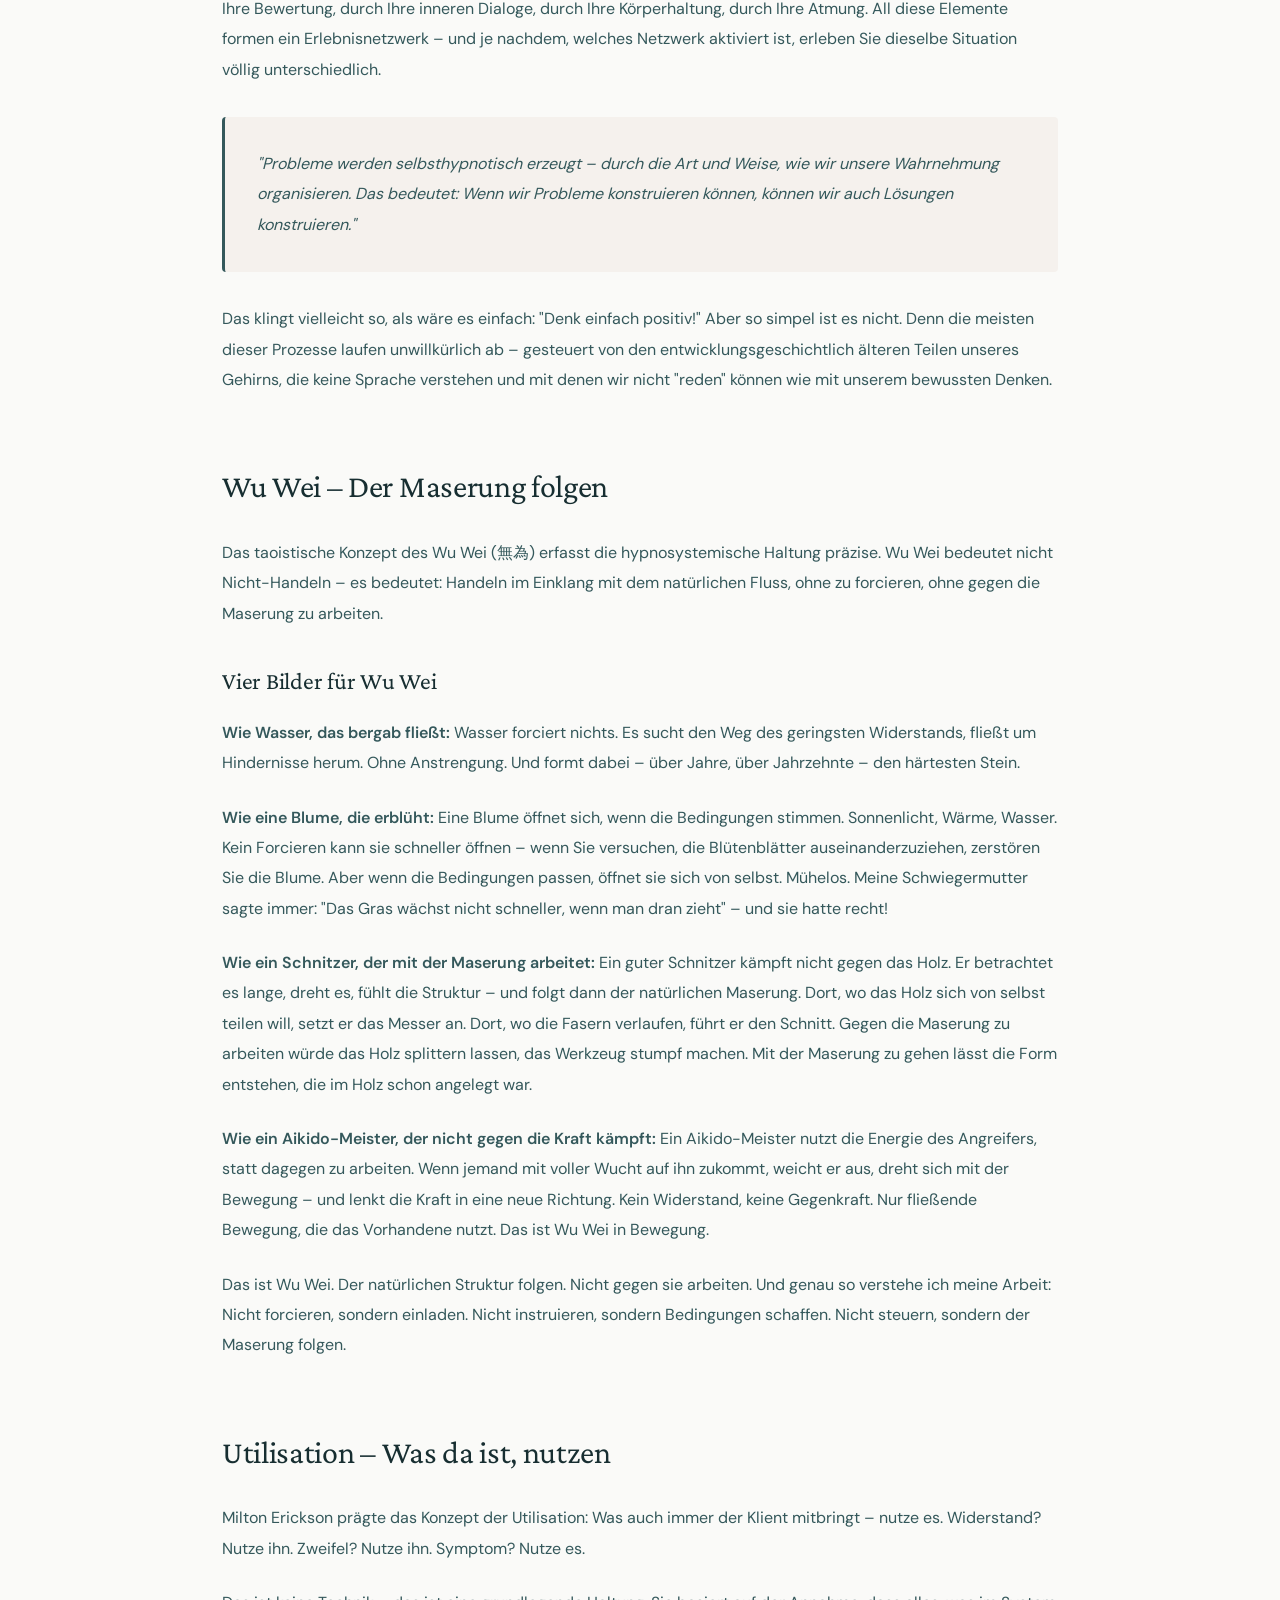
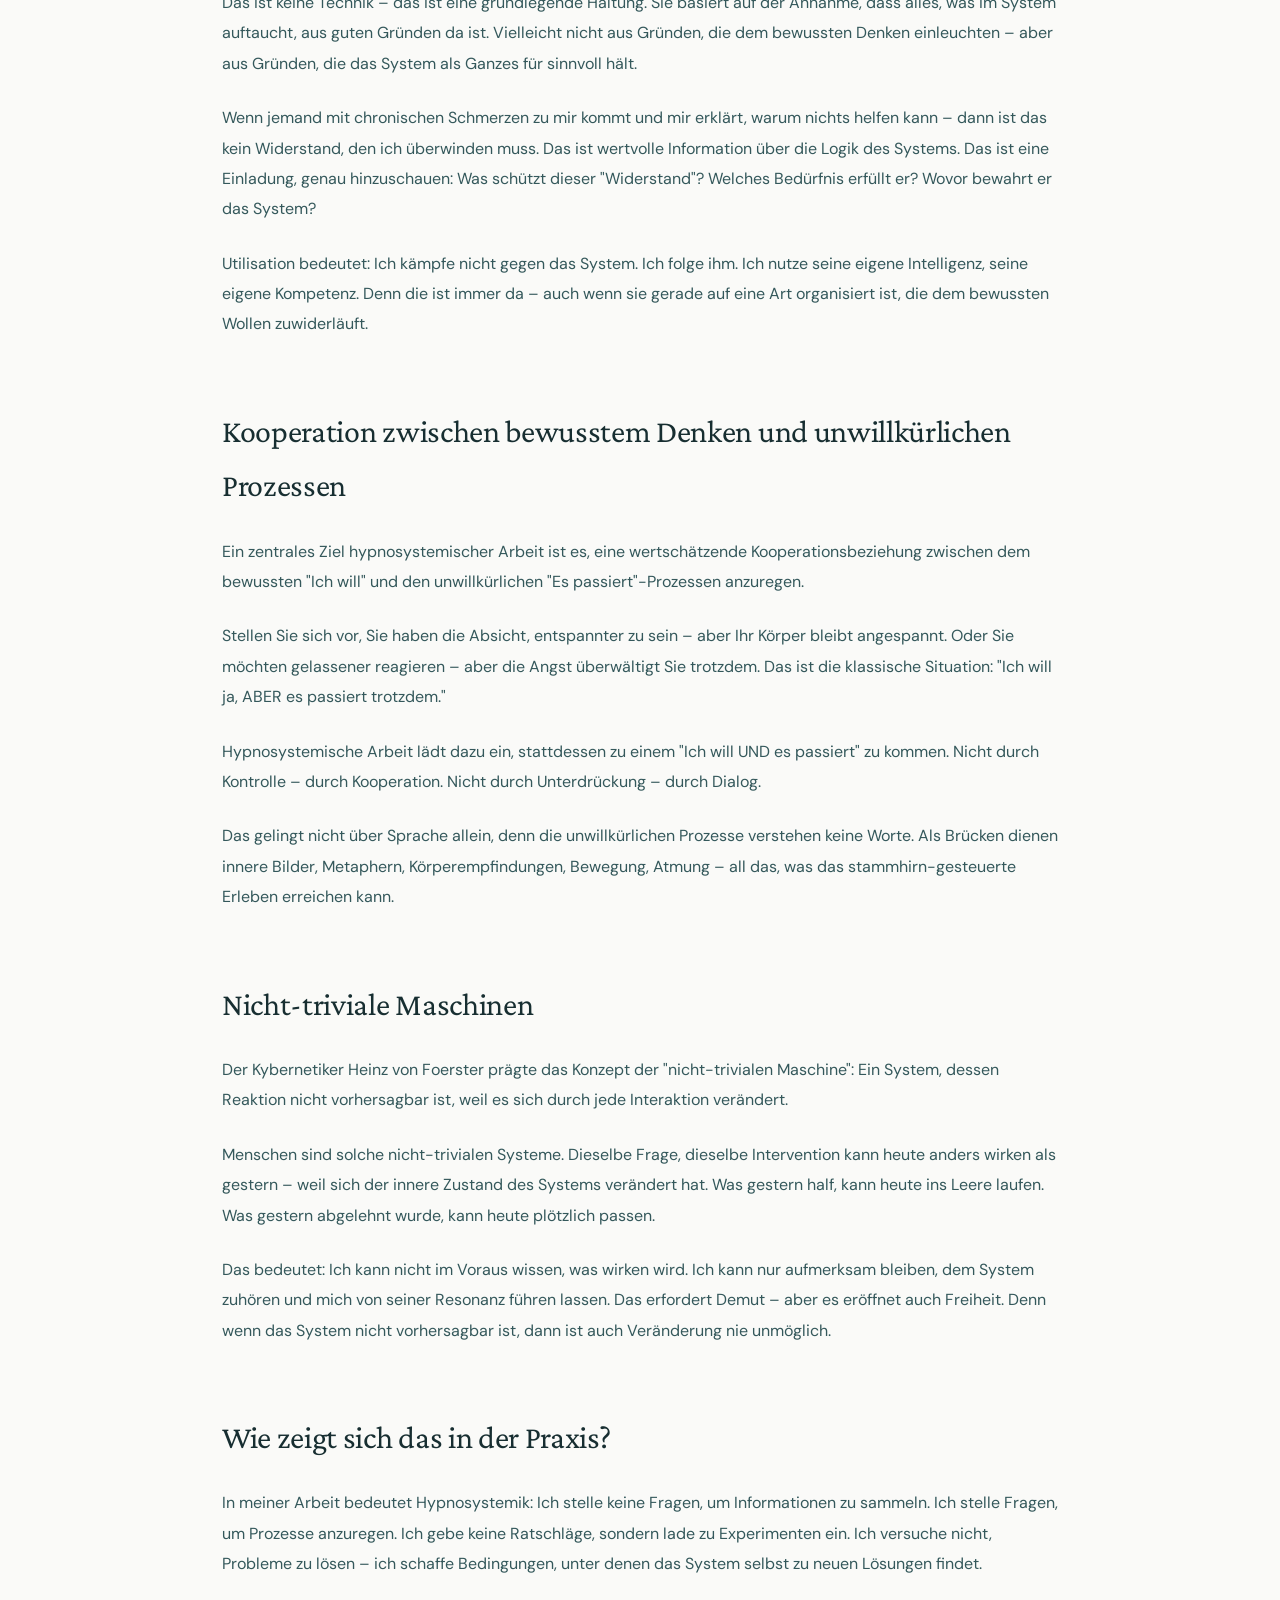
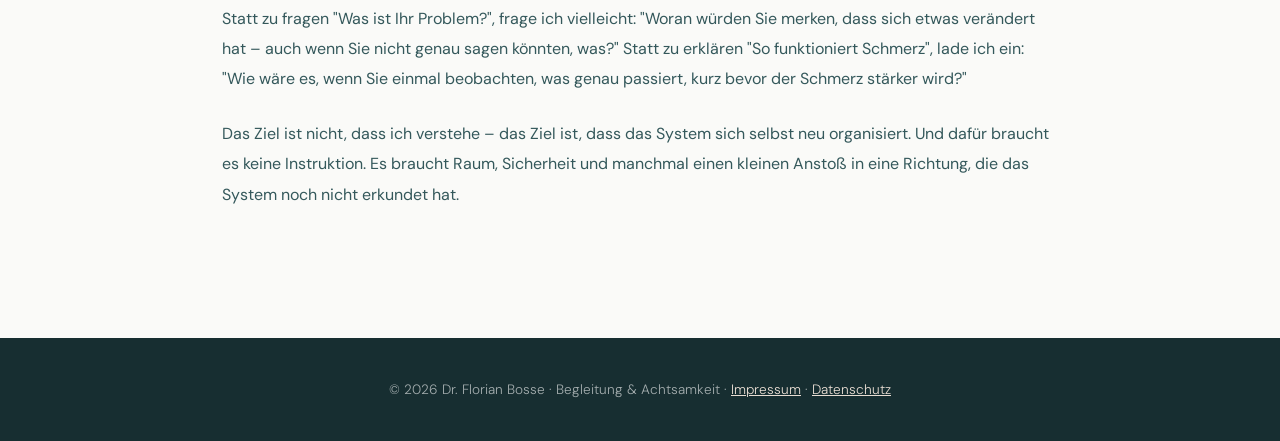
<file: hypnosystemik.html>
<!DOCTYPE html>
<html lang="de">
<head>
    <meta charset="UTF-8">
    <meta name="viewport" content="width=device-width, initial-scale=1.0">
    
    <!-- SEO Meta Tags -->
    <title>Hypnosystemik - Dr. Florian Bosse Göttingen</title>
    <meta name="description" content="Hypnosystemische Therapie nach Gunther Schmidt. Lösungsorientiert, ressourcenaktivierend. Für chronische Schmerzen & psychosomatische Beschwerden.">
    <!-- Google Site Verification -->
    <meta name="google-site-verification" content="2ikfE-aLvrJ4-44RcKuoOutv7_RC3mczA9YnfP-s9ck" />
    <meta name="keywords" content="Hypnosystemik, Gunther Schmidt, lösungsorientiert, Trance, systemische Therapie, Göttingen">
    <meta name="author" content="Dr. Florian Bosse">
    <meta name="robots" content="index, follow">
    
    <link rel="stylesheet" href="fonts.css">
    <link rel="stylesheet" href="styles.css">
    
    <style>
        /* ===== UNTERSEITEN-SPEZIFISCHE STYLES ===== */
        
        /* Hero */
        .hero {
            min-height: 60vh;
            display: flex;
            align-items: center;
            justify-content: center;
            padding: 8rem 2rem 4rem;
            background: linear-gradient(to bottom, var(--off-white) 0%, var(--cream-light) 100%);
        }

        .hero-content {
            max-width: 800px;
            text-align: center;
        }

        .hero-icon {
            font-size: 4rem;
            margin-bottom: 1.5rem;
        }

        .hero h1 {
            font-size: clamp(2.5rem, 5vw, 3.5rem);
            line-height: 1.15;
            margin-bottom: 1.5rem;
            color: var(--text-primary);
        }

        .hero p {
            font-size: clamp(1rem, 2vw, 1.15rem);
            color: var(--text-secondary);
            max-width: 650px;
            margin: 0 auto;
            font-weight: 300;
        }

        /* Content */
        .content {
            max-width: 900px;
            margin: 0 auto;
            padding: 4rem 2rem;
        }

        .content-section {
            margin-bottom: 4rem;
        }

        .content-section h2 {
            font-size: 2rem;
            margin-bottom: 1.5rem;
            color: var(--text-primary);
        }

        .content-section h3 {
            font-size: 1.5rem;
            margin-bottom: 1rem;
            margin-top: 2rem;
            color: var(--text-primary);
        }

        .content-section p {
            margin-bottom: 1.5rem;
            color: var(--text-secondary);
            line-height: 1.9;
        }

        .highlight-box {
            background: var(--cream-light);
            padding: 2rem;
            border-left: 3px solid var(--petrol);
            border-radius: 4px;
            margin: 2rem 0;
        }

        .highlight-box p {
            margin-bottom: 0;
            font-style: italic;
        }
    
        /* === BURGER MENU & MOBILE NAVIGATION === */
        .burger-menu {
            display: none;
            flex-direction: column;
            gap: 6px;
            cursor: pointer;
            z-index: 1001;
        }

        .burger-menu span {
            width: 24px;
            height: 2px;
            background: var(--petrol);
            border-radius: 2px;
            transition: all 0.3s ease;
        }

        .burger-menu.active span:nth-child(1) {
            transform: rotate(45deg) translate(6px, 6px);
        }

        .burger-menu.active span:nth-child(2) {
            opacity: 0;
        }

        .burger-menu.active span:nth-child(3) {
            transform: rotate(-45deg) translate(6px, -6px);
        }

        /* Navigation Links */
        .nav-links {
            display: flex;
            gap: 2rem;
            list-style: none;
            margin: 0;
            padding: 0;
        }

        .nav-links li {
            margin: 0;
        }

        .nav-links a {
            color: var(--text-secondary);
            text-decoration: none;
            font-size: 0.9rem;
            font-weight: 400;
            transition: color 0.3s ease;
        }

        .nav-links a:hover {
            color: var(--petrol);
        }

        /* Mobile Navigation Overlay */
        .mobile-nav-overlay {
            display: none;
            position: fixed;
            top: 0;
            left: 0;
            width: 100%;
            height: 100%;
            background: rgba(0, 0, 0, 0.5);
            z-index: 999;
            opacity: 0;
            transition: opacity 0.3s ease;
        }

        .mobile-nav-overlay.active {
            display: block;
            opacity: 1;
        }

        /* Responsive Burger Menu */
        @media (max-width: 768px) {
            .burger-menu {
                display: flex;
            }
            
            .nav-links {
                position: fixed;
                right: -100%;
                top: 0;
                height: 100vh;
                width: 260px;
                background: var(--cream);
                flex-direction: column;
                padding: 6rem 2rem 2rem;
                gap: 0;
                box-shadow: -4px 0 20px rgba(0, 0, 0, 0.1);
                transition: right 0.3s ease;
                z-index: 1000;
            }
            
            .nav-links.active {
                right: 0;
            }
            
            .nav-links li {
                border-top: 1px solid rgba(52, 88, 91, 0.08);
                padding: 1.8rem 0;
            }
            
            .nav-links li:first-child {
                border-top: none;
                padding-top: 0;
            }
            
            .nav-links li:last-child {
                padding-bottom: 0;
            }
            
            .nav-links a {
                display: block;
                font-size: 1rem;
            }
        }
    </style>
</head>
<body>
    <!-- Navigation -->
    <nav>
        <div class="nav-container">
            <a href="index.html" class="logo"><img src="logo.svg" alt="Logo Perspektive und Wahrheit" class="logo-image">Dr. Florian Bosse</a>
            
            <!-- Burger Menu Button -->
            <div class="burger-menu" id="burgerMenu">
                <span></span>
                <span></span>
                <span></span>
            </div>
            
            <ul class="nav-links" id="navLinks">
                <li><a href="index.html#ansatz">Mein Ansatz</a></li>
                <li><a href="mbsr-kurs.html">MBSR-Kurs</a></li>
                <li><a href="kontakt.html">Kontakt</a></li>
            </ul>
        </div>
    </nav>

    <!-- Mobile Navigation Overlay -->
    <div class="mobile-nav-overlay" id="mobileOverlay"></div>

    <!-- Hero Section -->
    <section class="hero">
        <div class="hero-content">
            <img src="bilder/hypnosystemik.jpg" 
                 alt="Hypnosystemische Therapie - Wasser fließt" 
                 class="approach-photo">
            <h1>Hypnosystemik</h1>
            <p>Integration von Hypnotherapie nach <br>Milton Erickson und systemischer Arbeit. <br>Der Maserung folgen statt gegen sie arbeiten.</p>
        </div>
    </section>

    <!-- Content -->
    <section class="content">
        <div class="content-section">
            <h2>Was ist Hypnosystemik?</h2>
            <p>Hypnosystemik – entwickelt von Dr. Gunther Schmidt – verbindet zwei Zugänge, die auf den ersten Blick sehr unterschiedlich wirken: die Hypnotherapie nach Milton Erickson und die systemische Therapie. Beide teilen aber eine grundlegende Überzeugung: Veränderung geschieht nicht durch Instruktion von außen, sondern durch Selbstorganisation von innen.</p>
            
            <p>Milton Erickson, der legendäre Hypnotherapeut, arbeitete nicht mit Suggestionen im klassischen Sinne – er lud Menschen ein, ihre eigenen unwillkürlichen Prozesse neu zu organisieren. Die systemische Therapie wiederum versteht Menschen nicht als isolierte Einzelwesen, sondern als Teil größerer Systeme – und Systeme, so die Erkenntnis der Kybernetik, können von außen nicht gesteuert, sondern nur "angestupst" werden.</p>
            
            <p>Hypnosystemik vereint diese beiden Perspektiven: Sie richtet den Blick sowohl auf die innere Welt des Erlebens als auch auf die äußeren Beziehungsgeflechte – und sie tut das mit einer grundlegenden Haltung von Respekt vor der Autonomie des Systems.</p>
        </div>

        <div class="content-section">
            <h2>Erleben wird erzeugt – von innen heraus</h2>
            <p>Eine der zentralen Einsichten der Hypnosystemik lautet: Erleben wird erzeugt. Es passiert uns nicht einfach – wir konstruieren es aktiv durch die Art und Weise, wie wir unsere Aufmerksamkeit organisieren.</p>
            
            <p>Stellen Sie sich vor, es regnet. Der Regen selbst ist ein neutrales Phänomen. Aber wie Sie den Regen erleben – als Problem oder als Erfrischung, als Ärgernis oder als Einladung zur Verlangsamung – das entsteht in Ihnen. Durch Ihre Bewertung, durch Ihre inneren Dialoge, durch Ihre Körperhaltung, durch Ihre Atmung. All diese Elemente formen ein Erlebnisnetzwerk – und je nachdem, welches Netzwerk aktiviert ist, erleben Sie dieselbe Situation völlig unterschiedlich.</p>
            
            <div class="highlight-box">
                <p>"Probleme werden selbsthypnotisch erzeugt – durch die Art und Weise, wie wir unsere Wahrnehmung organisieren. Das bedeutet: Wenn wir Probleme konstruieren können, können wir auch Lösungen konstruieren."</p>
            </div>
            
            <p>Das klingt vielleicht so, als wäre es einfach: "Denk einfach positiv!" Aber so simpel ist es nicht. Denn die meisten dieser Prozesse laufen unwillkürlich ab – gesteuert von den entwicklungsgeschichtlich älteren Teilen unseres Gehirns, die keine Sprache verstehen und mit denen wir nicht "reden" können wie mit unserem bewussten Denken.</p>
        </div>

        <div class="content-section">
            <h2>Wu Wei – Der Maserung folgen</h2>
            
            <p>Das taoistische Konzept des Wu Wei (無為) erfasst die hypnosystemische Haltung präzise. Wu Wei bedeutet nicht Nicht-Handeln – es bedeutet: Handeln im Einklang mit dem natürlichen Fluss, ohne zu forcieren, ohne gegen die Maserung zu arbeiten.</p>
            
            <h3>Vier Bilder für Wu Wei</h3>
            
            <p><strong>Wie Wasser, das bergab fließt:</strong> Wasser forciert nichts. Es sucht den Weg des geringsten Widerstands, fließt um Hindernisse herum. Ohne Anstrengung. Und formt dabei – über Jahre, über Jahrzehnte – den härtesten Stein.</p>
            
            <p><strong>Wie eine Blume, die erblüht:</strong> Eine Blume öffnet sich, wenn die Bedingungen stimmen. Sonnenlicht, Wärme, Wasser. Kein Forcieren kann sie schneller öffnen – wenn Sie versuchen, die Blütenblätter auseinanderzuziehen, zerstören Sie die Blume. Aber wenn die Bedingungen passen, öffnet sie sich von selbst. Mühelos. Meine Schwiegermutter sagte immer: "Das Gras wächst nicht schneller, wenn man dran zieht" – und sie hatte recht!</p>
            
            <p><strong>Wie ein Schnitzer, der mit der Maserung arbeitet:</strong> Ein guter Schnitzer kämpft nicht gegen das Holz. Er betrachtet es lange, dreht es, fühlt die Struktur – und folgt dann der natürlichen Maserung. Dort, wo das Holz sich von selbst teilen will, setzt er das Messer an. Dort, wo die Fasern verlaufen, führt er den Schnitt. Gegen die Maserung zu arbeiten würde das Holz splittern lassen, das Werkzeug stumpf machen. Mit der Maserung zu gehen lässt die Form entstehen, die im Holz schon angelegt war.</p>

            <p><strong>Wie ein Aikido-Meister, der nicht gegen die Kraft kämpft:</strong> Ein Aikido-Meister nutzt die Energie des Angreifers, statt dagegen zu arbeiten. Wenn jemand mit voller Wucht auf ihn zukommt, weicht er aus, dreht sich mit der Bewegung – und lenkt die Kraft in eine neue Richtung. Kein Widerstand, keine Gegenkraft. Nur fließende Bewegung, die das Vorhandene nutzt. Das ist Wu Wei in Bewegung.</p>
            
            <p>Das ist Wu Wei. Der natürlichen Struktur folgen. Nicht gegen sie arbeiten. Und genau so verstehe ich meine Arbeit: Nicht forcieren, sondern einladen. Nicht instruieren, sondern Bedingungen schaffen. Nicht steuern, sondern der Maserung folgen.</p>
        </div>

        <div class="content-section">
            <h2>Utilisation – Was da ist, nutzen</h2>
            
            <p>Milton Erickson prägte das Konzept der Utilisation: Was auch immer der Klient mitbringt – nutze es. Widerstand? Nutze ihn. Zweifel? Nutze ihn. Symptom? Nutze es.</p>
            
            <p>Das ist keine Technik – das ist eine grundlegende Haltung. Sie basiert auf der Annahme, dass alles, was im System auftaucht, aus guten Gründen da ist. Vielleicht nicht aus Gründen, die dem bewussten Denken einleuchten – aber aus Gründen, die das System als Ganzes für sinnvoll hält.</p>
            
            <p>Wenn jemand mit chronischen Schmerzen zu mir kommt und mir erklärt, warum nichts helfen kann – dann ist das kein Widerstand, den ich überwinden muss. Das ist wertvolle Information über die Logik des Systems. Das ist eine Einladung, genau hinzuschauen: Was schützt dieser "Widerstand"? Welches Bedürfnis erfüllt er? Wovor bewahrt er das System?</p>
            
            <p>Utilisation bedeutet: Ich kämpfe nicht gegen das System. Ich folge ihm. Ich nutze seine eigene Intelligenz, seine eigene Kompetenz. Denn die ist immer da – auch wenn sie gerade auf eine Art organisiert ist, die dem bewussten Wollen zuwiderläuft.</p>
        </div>

        <div class="content-section">
            <h2>Kooperation zwischen bewusstem Denken und unwillkürlichen Prozessen</h2>
            
            <p>Ein zentrales Ziel hypnosystemischer Arbeit ist es, eine wertschätzende Kooperationsbeziehung zwischen dem bewussten "Ich will" und den unwillkürlichen "Es passiert"-Prozessen anzuregen.</p>
            
            <p>Stellen Sie sich vor, Sie haben die Absicht, entspannter zu sein – aber Ihr Körper bleibt angespannt. Oder Sie möchten gelassener reagieren – aber die Angst überwältigt Sie trotzdem. Das ist die klassische Situation: "Ich will ja, ABER es passiert trotzdem."</p>
            
            <p>Hypnosystemische Arbeit lädt dazu ein, stattdessen zu einem "Ich will UND es passiert" zu kommen. Nicht durch Kontrolle – durch Kooperation. Nicht durch Unterdrückung – durch Dialog.</p>
            
            <p>Das gelingt nicht über Sprache allein, denn die unwillkürlichen Prozesse verstehen keine Worte. Als Brücken dienen innere Bilder, Metaphern, Körperempfindungen, Bewegung, Atmung – all das, was das stammhirn-gesteuerte Erleben erreichen kann.</p>
        </div>

        <div class="content-section">
            <h2>Nicht-triviale Maschinen</h2>
            
            <p>Der Kybernetiker Heinz von Foerster prägte das Konzept der "nicht-trivialen Maschine": Ein System, dessen Reaktion nicht vorhersagbar ist, weil es sich durch jede Interaktion verändert.</p>
            
            <p>Menschen sind solche nicht-trivialen Systeme. Dieselbe Frage, dieselbe Intervention kann heute anders wirken als gestern – weil sich der innere Zustand des Systems verändert hat. Was gestern half, kann heute ins Leere laufen. Was gestern abgelehnt wurde, kann heute plötzlich passen.</p>
            
            <p>Das bedeutet: Ich kann nicht im Voraus wissen, was wirken wird. Ich kann nur aufmerksam bleiben, dem System zuhören und mich von seiner Resonanz führen lassen. Das erfordert Demut – aber es eröffnet auch Freiheit. Denn wenn das System nicht vorhersagbar ist, dann ist auch Veränderung nie unmöglich.</p>
        </div>

        <div class="content-section">
            <h2>Wie zeigt sich das in der Praxis?</h2>
            
            <p>In meiner Arbeit bedeutet Hypnosystemik: Ich stelle keine Fragen, um Informationen zu sammeln. Ich stelle Fragen, um Prozesse anzuregen. Ich gebe keine Ratschläge, sondern lade zu Experimenten ein. Ich versuche nicht, Probleme zu lösen – ich schaffe Bedingungen, unter denen das System selbst zu neuen Lösungen findet.</p>
            
            <p>Statt zu fragen "Was ist Ihr Problem?", frage ich vielleicht: "Woran würden Sie merken, dass sich etwas verändert hat – auch wenn Sie nicht genau sagen könnten, was?" Statt zu erklären "So funktioniert Schmerz", lade ich ein: "Wie wäre es, wenn Sie einmal beobachten, was genau passiert, kurz bevor der Schmerz stärker wird?"</p>
            
            <p>Das Ziel ist nicht, dass ich verstehe – das Ziel ist, dass das System sich selbst neu organisiert. Und dafür braucht es keine Instruktion. Es braucht Raum, Sicherheit und manchmal einen kleinen Anstoß in eine Richtung, die das System noch nicht erkundet hat.</p>
        </div>
    </section>

    <!-- Footer -->
    <footer>
        <p>&copy; 2026 Dr. Florian Bosse · Begleitung & Achtsamkeit · <a href="impressum.html" style="color: var(--cream); text-decoration: underline;">Impressum</a> · <a href="datenschutz.html" style="color: var(--cream); text-decoration: underline;">Datenschutz</a></p>
    </footer>

    <script>
    // Burger Menu Toggle
    const burgerMenu = document.getElementById('burgerMenu');
    const navLinks = document.getElementById('navLinks');
    const mobileOverlay = document.getElementById('mobileOverlay');

    if (burgerMenu && navLinks) {
        burgerMenu.addEventListener('click', () => {
            navLinks.classList.toggle('active');
            burgerMenu.classList.toggle('active');
            if (mobileOverlay) {
                mobileOverlay.classList.toggle('active');
            }
        });
        
        // Close menu when clicking overlay
        if (mobileOverlay) {
            mobileOverlay.addEventListener('click', () => {
                navLinks.classList.remove('active');
                burgerMenu.classList.remove('active');
                mobileOverlay.classList.remove('active');
            });
        }
        
        // Close menu when clicking a link
        document.querySelectorAll('.nav-links a').forEach(link => {
            link.addEventListener('click', () => {
                navLinks.classList.remove('active');
                burgerMenu.classList.remove('active');
                if (mobileOverlay) {
                    mobileOverlay.classList.remove('active');
                }
            });
        });
    }
    </script>
</body>
</html>
</file>
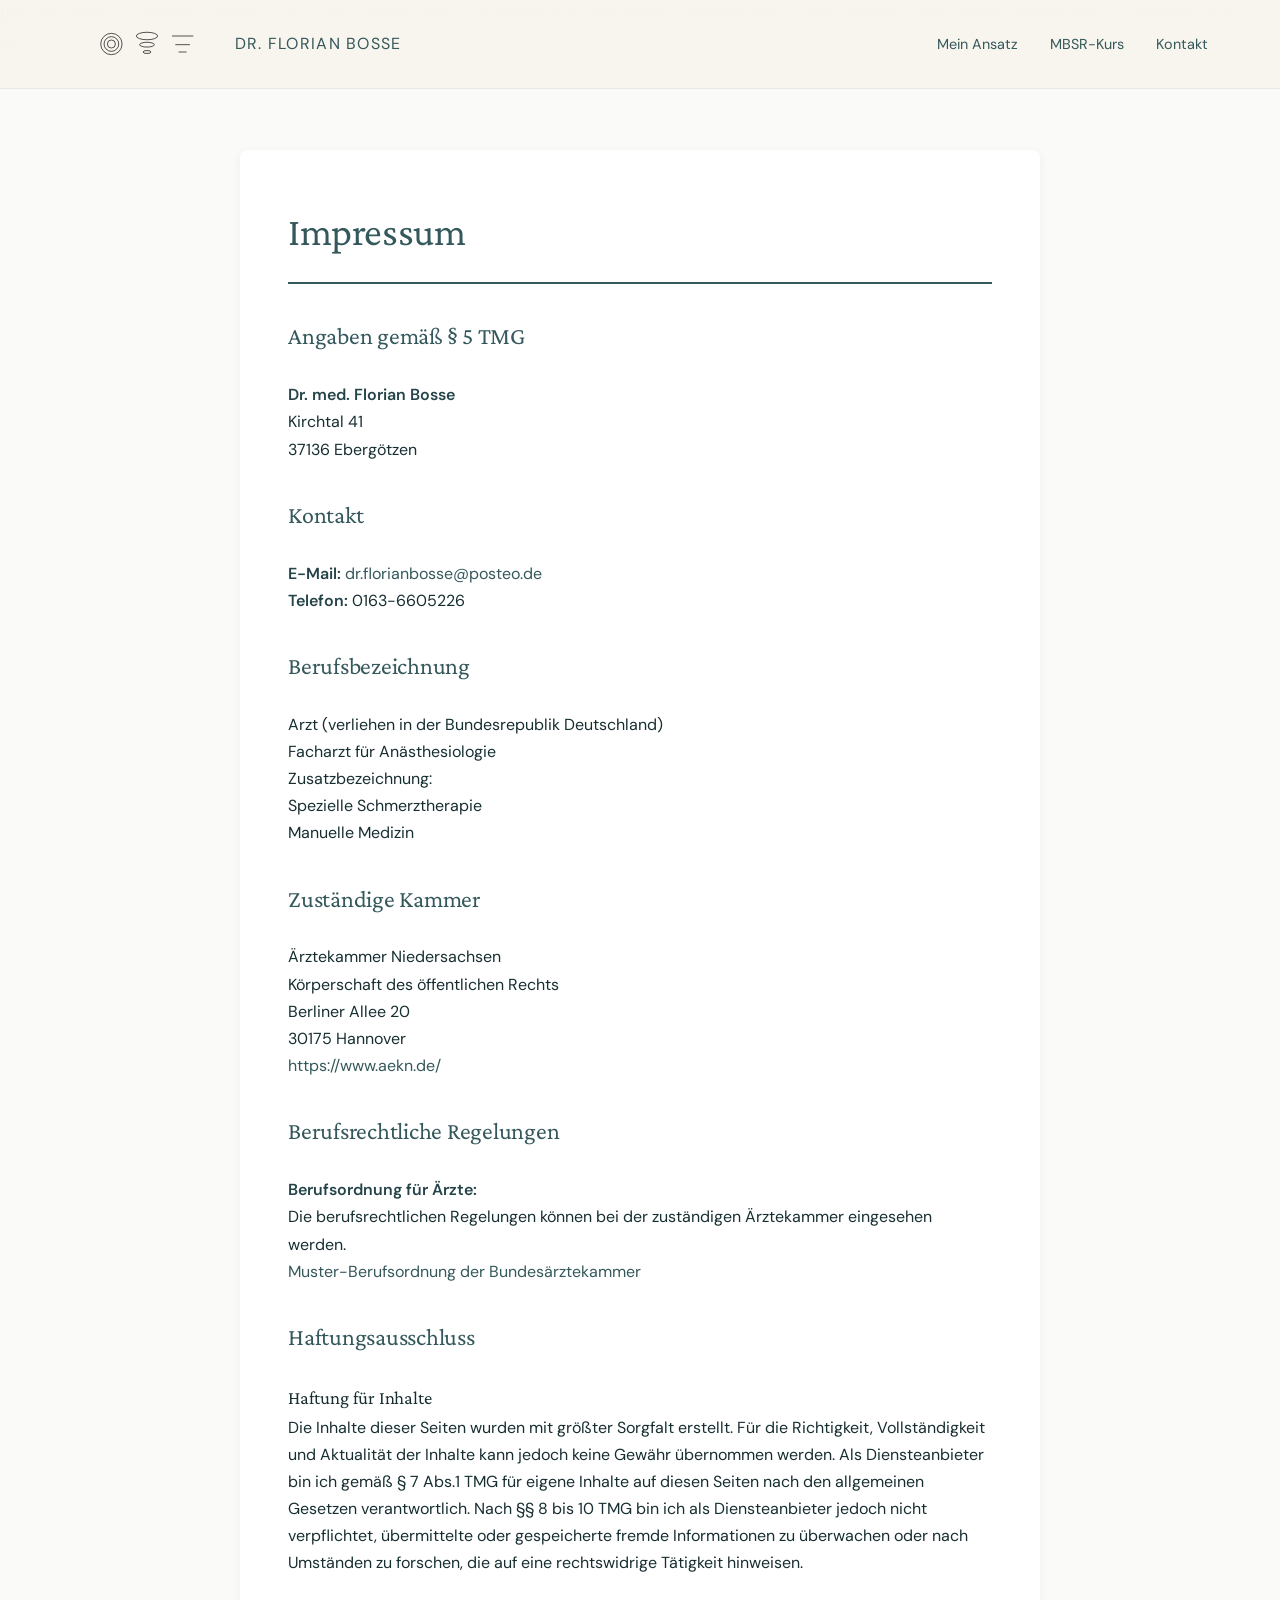
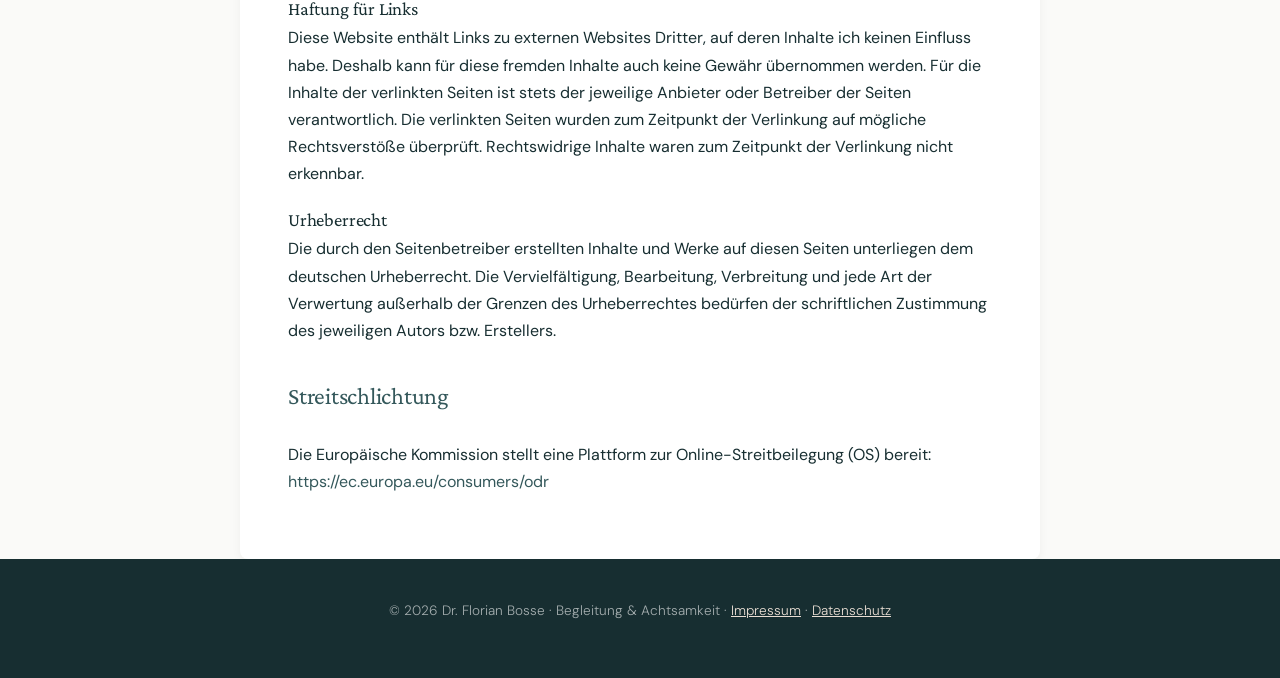
<file: impressum.html>
<!DOCTYPE html>
<html lang="de">
<head>
    <meta charset="UTF-8">
    <meta name="viewport" content="width=device-width, initial-scale=1.0">
    <!-- Google Site Verification -->
    <meta name="google-site-verification" content="2ikfE-aLvrJ4-44RcKuoOutv7_RC3mczA9YnfP-s9ck" />
    <title>Impressum | Dr. Florian Bosse</title>
    <link rel="stylesheet" href="fonts.css">
    <link rel="stylesheet" href="styles.css">
    
    <style>
        /* ===== RECHTLICHE SEITEN - SPEZIFISCHE STYLES ===== */
        
        .container {
            max-width: 800px;
            margin: 0 auto;
            margin-top: 6rem;
            background: white;
            padding: 3rem;
            border-radius: 8px;
            box-shadow: 0 2px 10px rgba(0,0,0,0.05);
        }

        h1, h2 {
            font-family: 'Crimson Pro', serif;
            color: var(--petrol);
            margin-bottom: 1.5rem;
        }

        h1 {
            font-size: 2.5rem;
            border-bottom: 2px solid var(--petrol);
            padding-bottom: 1rem;
        }

        h2 {
            font-size: 1.5rem;
            margin-top: 2rem;
        }

        p {
            margin-bottom: 1rem;
        }

        a {
            color: var(--petrol);
            text-decoration: none;
        }

        a:hover {
            text-decoration: underline;
        }

        strong {
            color: var(--petrol-dark);
        }
    
        /* === BURGER MENU & MOBILE NAVIGATION === */
        .burger-menu {
            display: none;
            flex-direction: column;
            gap: 6px;
            cursor: pointer;
            z-index: 1001;
        }

        .burger-menu span {
            width: 24px;
            height: 2px;
            background: var(--petrol);
            border-radius: 2px;
            transition: all 0.3s ease;
        }

        .burger-menu.active span:nth-child(1) {
            transform: rotate(45deg) translate(6px, 6px);
        }

        .burger-menu.active span:nth-child(2) {
            opacity: 0;
        }

        .burger-menu.active span:nth-child(3) {
            transform: rotate(-45deg) translate(6px, -6px);
        }

        /* Navigation Links */
        .nav-links {
            display: flex;
            gap: 2rem;
            list-style: none;
            margin: 0;
            padding: 0;
        }

        .nav-links li {
            margin: 0;
        }

        .nav-links a {
            color: var(--text-secondary);
            text-decoration: none;
            font-size: 0.9rem;
            font-weight: 400;
            transition: color 0.3s ease;
        }

        .nav-links a:hover {
            color: var(--petrol);
        }

        /* Mobile Navigation Overlay */
        .mobile-nav-overlay {
            display: none;
            position: fixed;
            top: 0;
            left: 0;
            width: 100%;
            height: 100%;
            background: rgba(0, 0, 0, 0.5);
            z-index: 999;
            opacity: 0;
            transition: opacity 0.3s ease;
        }

        .mobile-nav-overlay.active {
            display: block;
            opacity: 1;
        }

        /* Responsive Burger Menu */
        @media (max-width: 768px) {
            .burger-menu {
                display: flex;
            }
            
            .nav-links {
                position: fixed;
                right: -100%;
                top: 0;
                height: 100vh;
                width: 260px;
                background: var(--cream);
                flex-direction: column;
                padding: 6rem 2rem 2rem;
                gap: 0;
                box-shadow: -4px 0 20px rgba(0, 0, 0, 0.1);
                transition: right 0.3s ease;
                z-index: 1000;
            }
            
            .nav-links.active {
                right: 0;
            }
            
            .nav-links li {
                border-top: 1px solid rgba(52, 88, 91, 0.08);
                padding: 1.8rem 0;
            }
            
            .nav-links li:first-child {
                border-top: none;
                padding-top: 0;
            }
            
            .nav-links li:last-child {
                padding-bottom: 0;
            }
            
            .nav-links a {
                display: block;
                font-size: 1rem;
            }
        }
    </style>
</head>
            text-decoration: underline;
        }

        strong {
            color: var(--petrol-dark);
        }

        /* Responsive Logo Sizing */
        @media (max-width: 768px) {
            .logo-image {
                height: 36px;
            }
        }

        @media (max-width: 480px) {
            .logo-image {
                height: 32px;
            }
        }
        }
    </style>
</head>
<body>
    <!-- Navigation -->
    <nav>
        <div class="nav-container">
            <a href="index.html" class="logo"><img src="logo.svg" alt="Logo" class="logo-image">Dr. Florian Bosse</a>
            
            <!-- Burger Menu Button -->
            <div class="burger-menu" id="burgerMenu">
                <span></span>
                <span></span>
                <span></span>
            </div>
            
            <ul class="nav-links" id="navLinks">
                <li><a href="index.html#ansatz">Mein Ansatz</a></li>
                <li><a href="mbsr-kurs.html">MBSR-Kurs</a></li>
                <li><a href="kontakt.html">Kontakt</a></li>
            </ul>
        </div>
    </nav>

    <!-- Mobile Navigation Overlay -->
    <div class="mobile-nav-overlay" id="mobileOverlay"></div>

    <div class="container">
        <h1>Impressum</h1>

        <h2>Angaben gemäß § 5 TMG</h2>
        <p>
            <strong>Dr. med. Florian Bosse</strong><br>
            Kirchtal 41<br>
            37136 Ebergötzen
        </p>

        <h2>Kontakt</h2>
        <p>
            <strong>E-Mail:</strong> 
             <a href="mailto:dr.florianbosse&#64;posteo.de" target="_blank">dr.florianbosse@posteo.de</a><br>
            <strong>Telefon:</strong> 0163-6605226
        </p>

        <h2>Berufsbezeichnung</h2>
        <p>
            Arzt (verliehen in der Bundesrepublik Deutschland)<br>
            Facharzt für Anästhesiologie<br>
            Zusatzbezeichnung:<br>
            Spezielle Schmerztherapie<br>
            Manuelle Medizin
        </p>

        <h2>Zuständige Kammer</h2>
        <p>
            Ärztekammer Niedersachsen<br>
            Körperschaft des öffentlichen Rechts<br>
            Berliner Allee 20<br>
            30175 Hannover<br>
            <a href="https://www.aekn.de/" target="_blank">https://www.aekn.de/</a>
        </p>

        <h2>Berufsrechtliche Regelungen</h2>
        <p>
            <strong>Berufsordnung für Ärzte:</strong><br>
            Die berufsrechtlichen Regelungen können bei der zuständigen Ärztekammer eingesehen werden.<br>
            <a href="https://www.bundesaerztekammer.de/fileadmin/user_upload/BAEK/Themen/Recht/_Bek_BAEK_Musterberufsordnung-AE.pdf" target="_blank">Muster-Berufsordnung der Bundesärztekammer</a>
        </p>
<!--
        <h2>Aufsichtsbehörde</h2>
        <p>
            [Name der zuständigen Bezirksregierung oder Gesundheitsamt]<br>
            [Adresse]
        </p>
-->
        <h2>Haftungsausschluss</h2>
        
        <h3>Haftung für Inhalte</h3>
        <p>
            Die Inhalte dieser Seiten wurden mit größter Sorgfalt erstellt. Für die Richtigkeit, Vollständigkeit und Aktualität der Inhalte kann jedoch keine Gewähr übernommen werden. Als Diensteanbieter bin ich gemäß § 7 Abs.1 TMG für eigene Inhalte auf diesen Seiten nach den allgemeinen Gesetzen verantwortlich. Nach §§ 8 bis 10 TMG bin ich als Diensteanbieter jedoch nicht verpflichtet, übermittelte oder gespeicherte fremde Informationen zu überwachen oder nach Umständen zu forschen, die auf eine rechtswidrige Tätigkeit hinweisen.
        </p>

        <h3>Haftung für Links</h3>
        <p>
            Diese Website enthält Links zu externen Websites Dritter, auf deren Inhalte ich keinen Einfluss habe. Deshalb kann für diese fremden Inhalte auch keine Gewähr übernommen werden. Für die Inhalte der verlinkten Seiten ist stets der jeweilige Anbieter oder Betreiber der Seiten verantwortlich. Die verlinkten Seiten wurden zum Zeitpunkt der Verlinkung auf mögliche Rechtsverstöße überprüft. Rechtswidrige Inhalte waren zum Zeitpunkt der Verlinkung nicht erkennbar.
        </p>

        <h3>Urheberrecht</h3>
        <p>
            Die durch den Seitenbetreiber erstellten Inhalte und Werke auf diesen Seiten unterliegen dem deutschen Urheberrecht. Die Vervielfältigung, Bearbeitung, Verbreitung und jede Art der Verwertung außerhalb der Grenzen des Urheberrechtes bedürfen der schriftlichen Zustimmung des jeweiligen Autors bzw. Erstellers.
        </p>

        <h2>Streitschlichtung</h2>
        <p>
            Die Europäische Kommission stellt eine Plattform zur Online-Streitbeilegung (OS) bereit: 
            <a href="https://ec.europa.eu/consumers/odr" target="_blank">https://ec.europa.eu/consumers/odr</a>
        </p>
    </div>

    <!-- Footer -->
    <footer>
        <p>&copy; 2026 Dr. Florian Bosse · Begleitung & Achtsamkeit · <a href="impressum.html" style="color: var(--cream); text-decoration: underline;">Impressum</a> · <a href="datenschutz.html" style="color: var(--cream); text-decoration: underline;">Datenschutz</a></p>
    </footer>

    <script>
    // Burger Menu Toggle
    const burgerMenu = document.getElementById('burgerMenu');
    const navLinks = document.getElementById('navLinks');
    const mobileOverlay = document.getElementById('mobileOverlay');

    if (burgerMenu && navLinks) {
        burgerMenu.addEventListener('click', () => {
            navLinks.classList.toggle('active');
            burgerMenu.classList.toggle('active');
            if (mobileOverlay) {
                mobileOverlay.classList.toggle('active');
            }
        });
        
        // Close menu when clicking overlay
        if (mobileOverlay) {
            mobileOverlay.addEventListener('click', () => {
                navLinks.classList.remove('active');
                burgerMenu.classList.remove('active');
                mobileOverlay.classList.remove('active');
            });
        }
        
        // Close menu when clicking a link
        document.querySelectorAll('.nav-links a').forEach(link => {
            link.addEventListener('click', () => {
                navLinks.classList.remove('active');
                burgerMenu.classList.remove('active');
                if (mobileOverlay) {
                    mobileOverlay.classList.remove('active');
                }
            });
        });
    }
    </script>
</body>
</html>
</file>
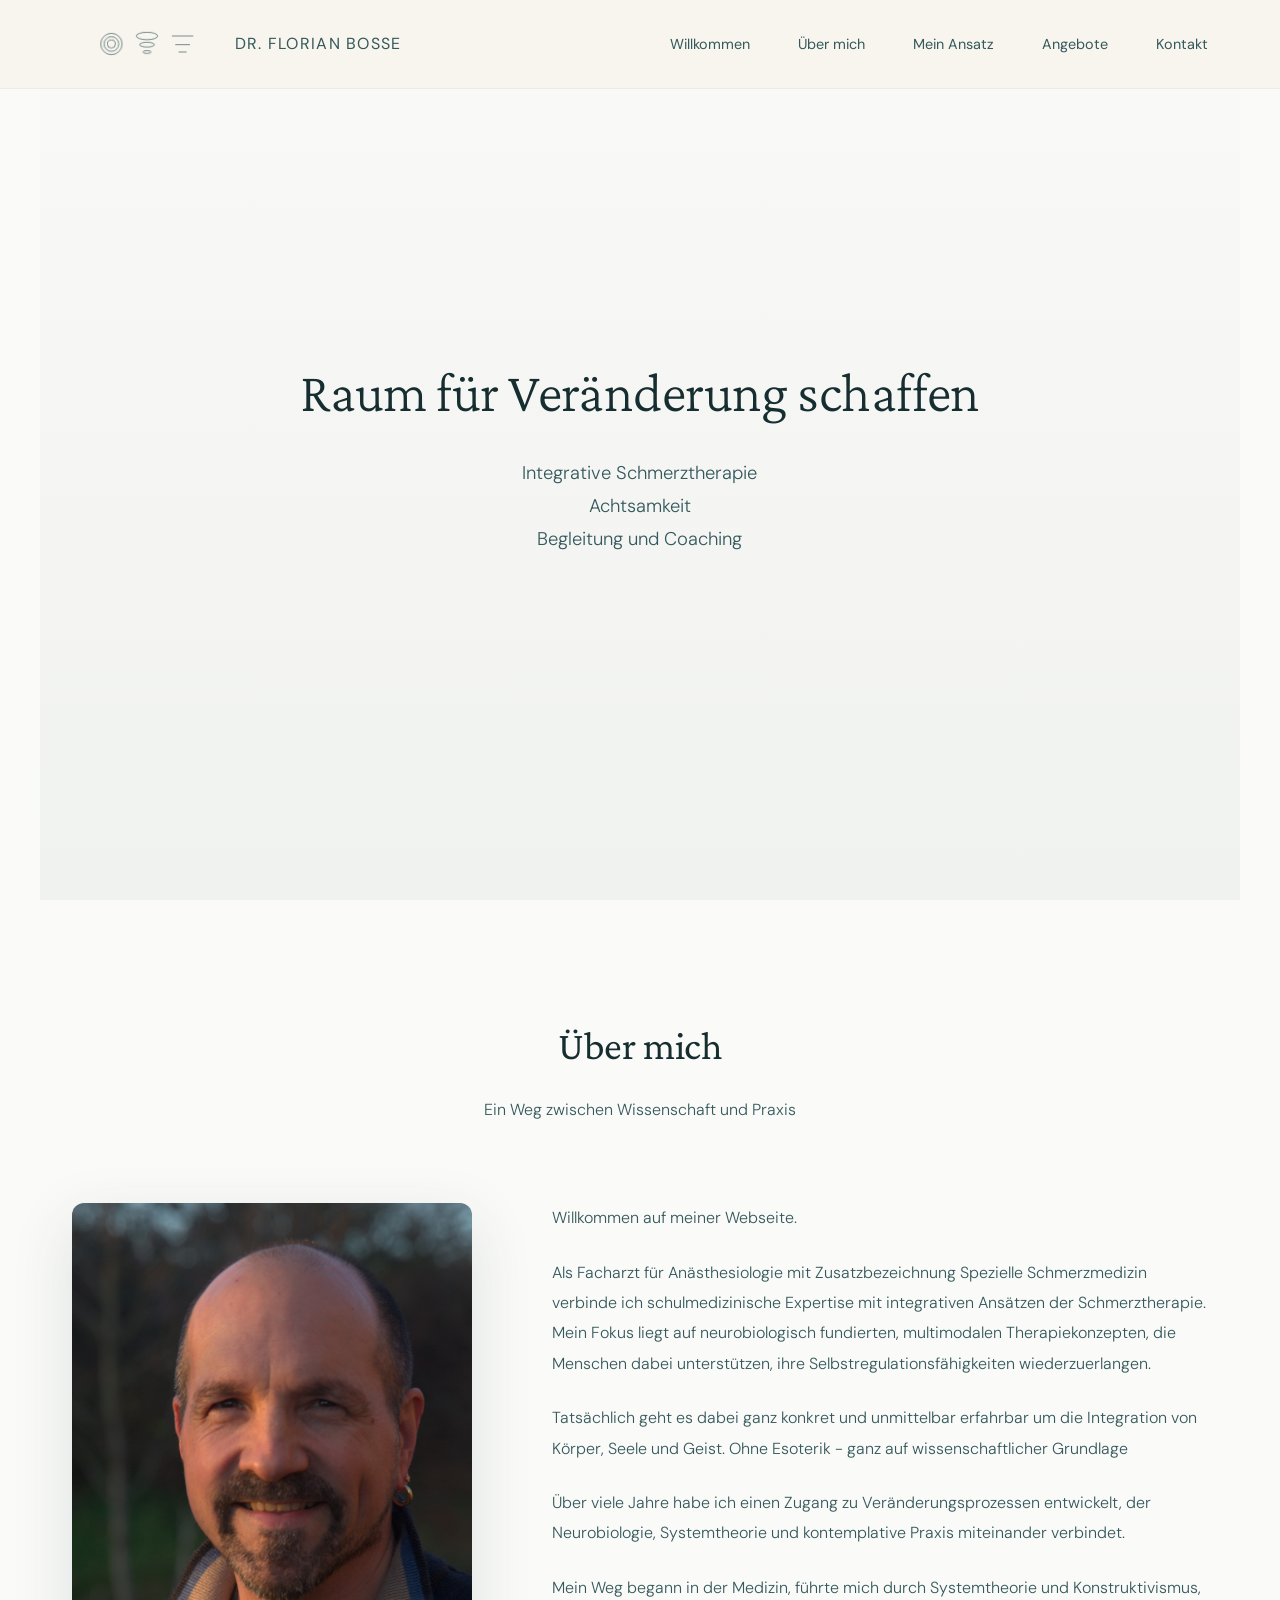
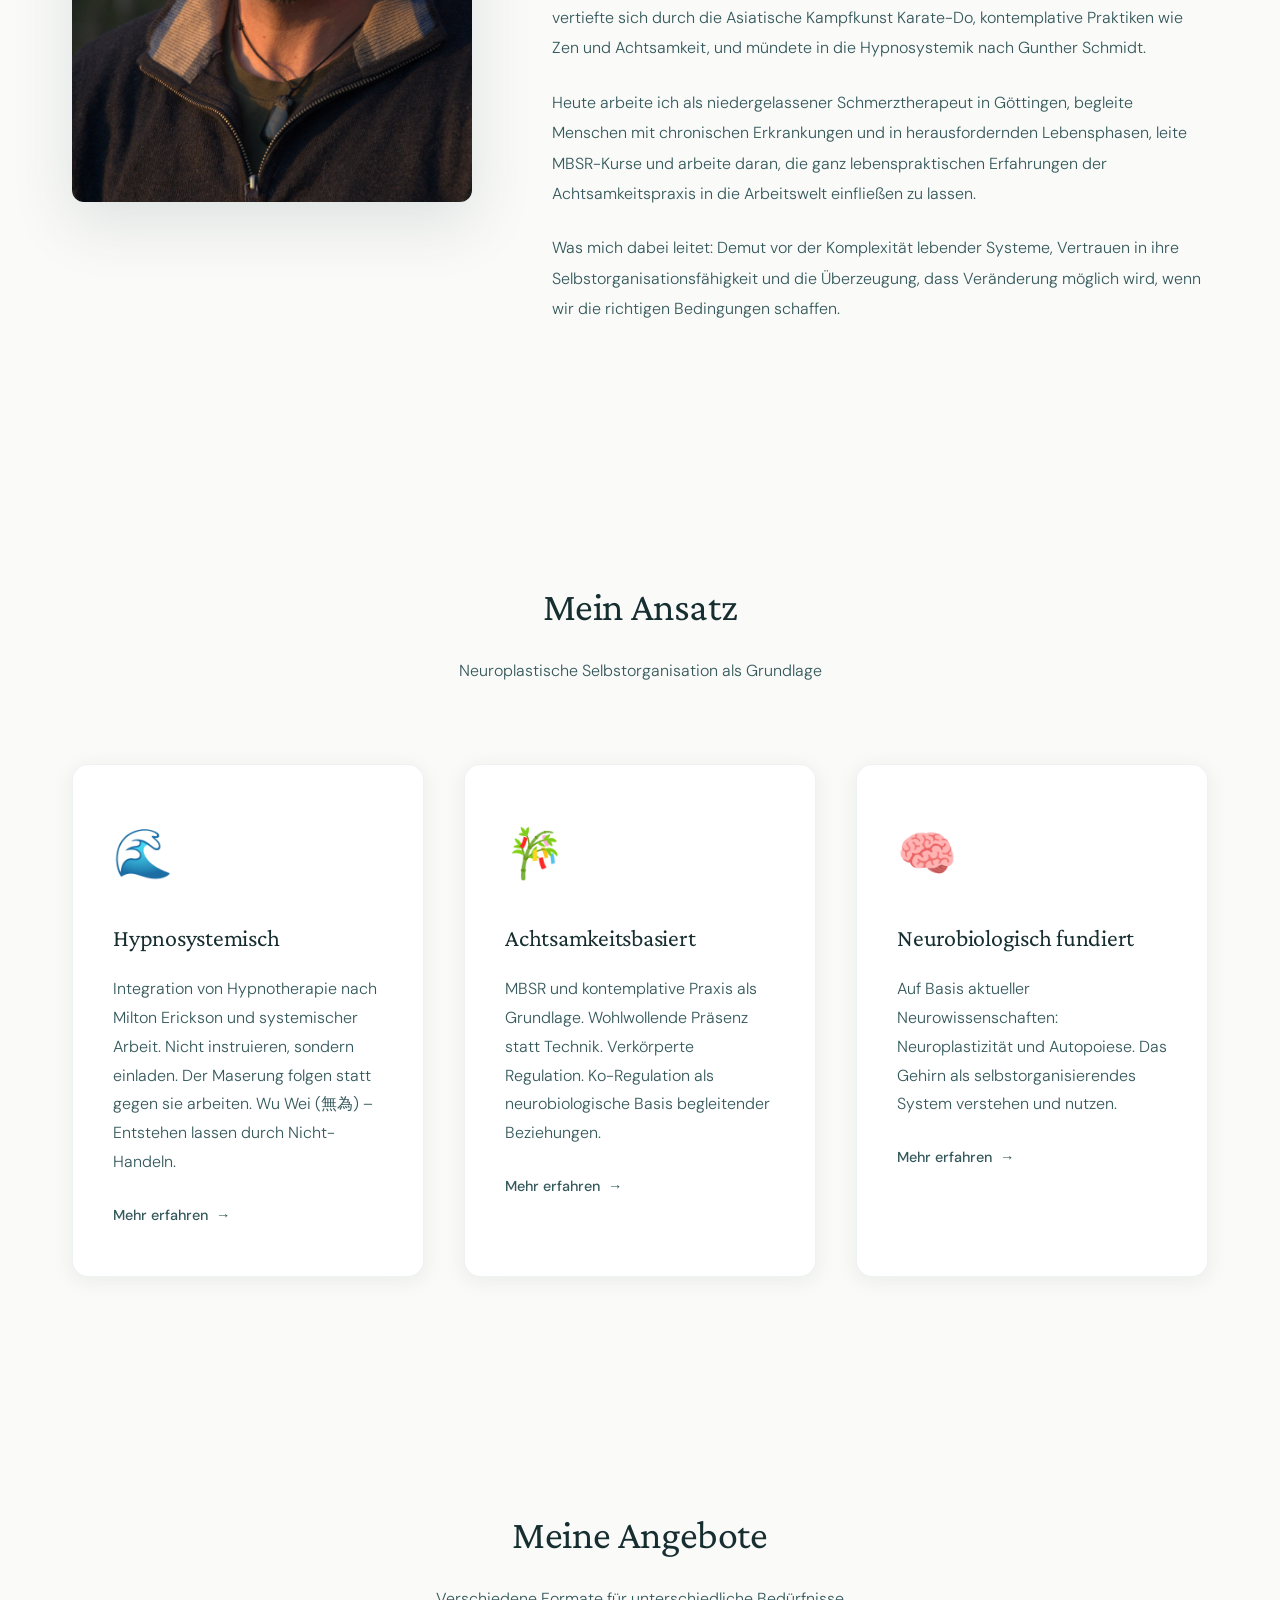
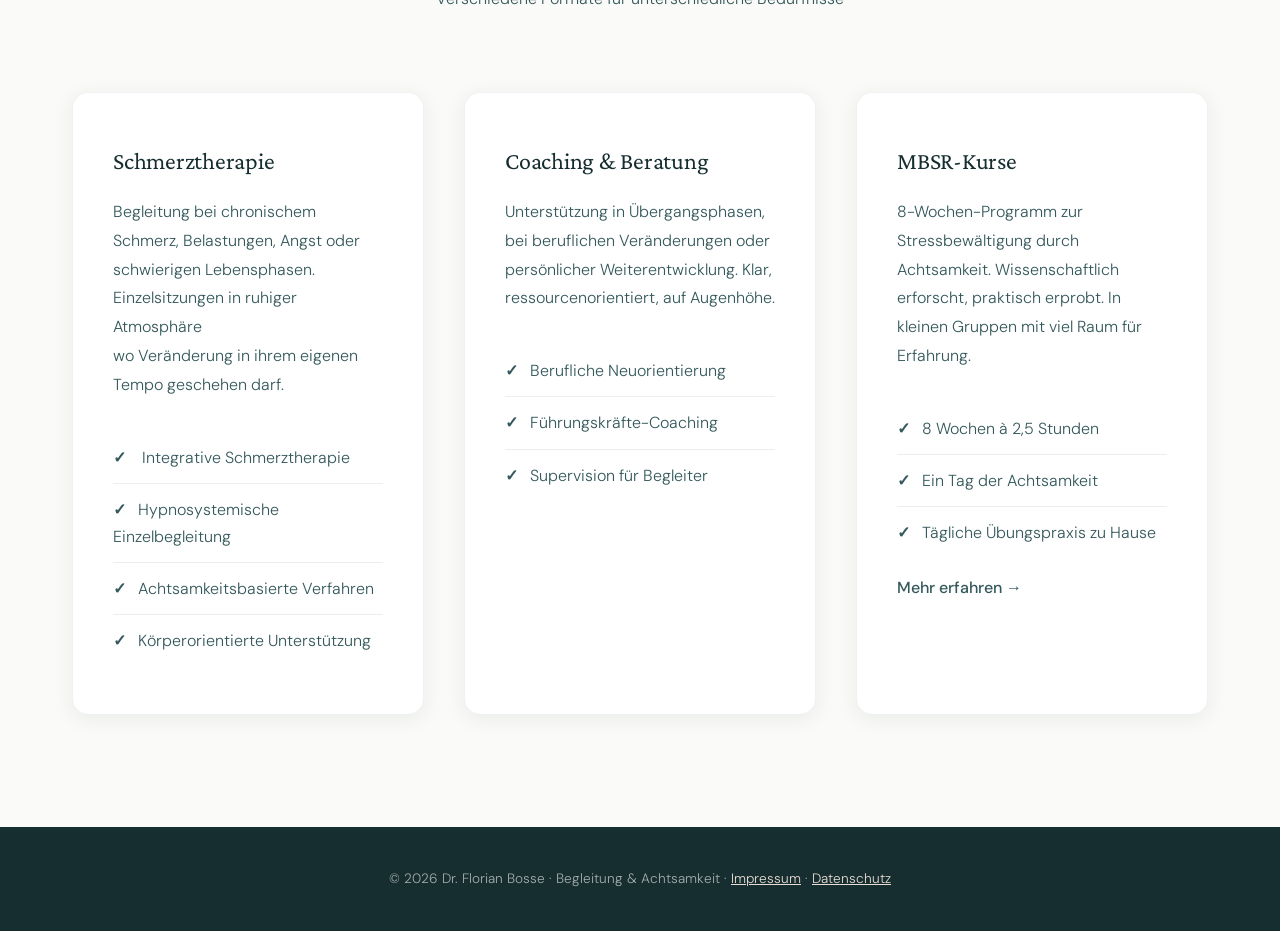
<file: index__bak.html>
<!DOCTYPE html>
<html lang="de">
<head>
    <meta charset="UTF-8">
    <meta name="viewport" content="width=device-width, initial-scale=1.0">
    
    <!-- SEO Meta Tags -->
    <title>Dr. Florian Bosse - Schmerztherapeut Göttingen | Achtsamkeit & MBSR | Hypnosystemik</title>
    <meta name="description" content="Facharzt für Schmerztherapie in Göttingen. Chronische Schmerzen, Achtsamkeit, MBSR, Hypnosystemik, Langjährige Erfahrung">
    <meta name="keywords" content="Schmerztherapie Göttingen, chronische Schmerzen, MBSR, Achtsamkeit, Hypnosystemik, Neuroplastizität, Dr. Bosse">
    <!-- Google Site Verification -->
    <meta name="google-site-verification" content="2ikfE-aLvrJ4-44RcKuoOutv7_RC3mczA9YnfP-s9ck">
    <meta name="author" content="Dr. Florian Bosse">
    <meta name="robots" content="index, follow">
    
    <!-- Open Graph (Social Media) -->
    <meta property="og:title" content="Dr. Florian Bosse - Schmerztherapie & Achtsamkeit">
    <meta property="og:description" content="Facharzt für Schmerztherapie in Göttingen. Integrativer Ansatz: Neurobiologie, Achtsamkeit & systemische Methoden.">
    <meta property="og:type" content="website">
    <meta property="og:url" content="https://www.drbosse.de">
    <meta property="og:locale" content="de_DE">
    
    <!-- Lokales SEO -->
    <meta name="geo.region" content="DE-NI">
    <meta name="geo.placename" content="Göttingen">
    
    <link rel="stylesheet" href="fonts.css">
    <link rel="stylesheet" href="styles.css">

    <style>
        /* ===== INDEX-SPEZIFISCHE STYLES ===== */
        /* ===== INDEX-SPEZIFISCHE STYLES ===== */
        
        /* Navigation Extensions für index */
        nav {
            border-bottom: 1px solid rgba(91, 123, 143, 0.08);
            transition: transform 0.4s cubic-bezier(0.4, 0, 0.2, 1);
        }

        nav.hide-on-scroll {
            transform: translateY(-100%);
        }

        @keyframes slideDown {
            from {
                transform: translateY(-100%);
                opacity: 0;
            }
            to {
                transform: translateY(0);
                opacity: 1;
            }
        }

        .nav-links {
            display: flex;
            gap: 3rem;
            list-style: none;
        }

        .nav-links a {
            color: var(--text-secondary);
            text-decoration: none;
            font-size: 0.9rem;
            font-weight: 400;
            transition: color 0.3s ease;
            position: relative;
        }

        .nav-links a::after {
            content: '';
            position: absolute;
            bottom: -4px;
            left: 0;
            width: 0;
            height: 1px;
            background: var(--petrol);
            transition: width 0.3s ease;
        }

        .nav-links a:hover {
            color: var(--petrol);
        }

        .nav-links a:hover::after {
            width: 100%;
        }

        /* Burger Menu */
        .burger-menu {
            display: none;
            flex-direction: column;
            gap: 6px;
            cursor: pointer;
            z-index: 1001;
        }

        .burger-menu span {
            width: 24px;
            height: 2px;
            background: var(--petrol);
            border-radius: 2px;
            transition: all 0.3s ease;
        }

        .burger-menu.active span:nth-child(1) {
            transform: rotate(45deg) translate(6px, 6px);
        }

        .burger-menu.active span:nth-child(2) {
            opacity: 0;
        }

        .burger-menu.active span:nth-child(3) {
            transform: rotate(-45deg) translate(6px, -6px);
        }

        /* Mobile Navigation Overlay */
        .mobile-nav-overlay {
            position: fixed;
            top: 0;
            left: 0;
            width: 100%;
            height: 100vh;
            background: rgba(23, 46, 49, 0.95);
            backdrop-filter: blur(10px);
            z-index: 999;
            opacity: 0;
            visibility: hidden;
            transition: all 0.6s ease;
        }

        .mobile-nav-overlay.active {
            opacity: 1;
            visibility: visible;
        }

        /* Hero Section */
        .hero {
            min-height: 100vh;
            display: flex;
            align-items: center;
            justify-content: center;
            padding: 8rem 2rem 4rem;
            background: linear-gradient(to bottom, #FAFAF8 0%, rgba(52, 88, 91, 0.05) 100%);
            position: relative;
            overflow: hidden;
        }

        .hero-content {
            max-width: 800px;
            text-align: center;
            position: relative;
            z-index: 1;
            animation: fadeInUp 0.8s ease-out 0.2s both;
        }

        @keyframes fadeInUp {
            from {
                opacity: 0;
                transform: translateY(20px);
            }
            to {
                opacity: 1;
                transform: translateY(0);
            }
        }

        .hero-tagline {
            font-size: 0.85rem;
            color: var(--petrol);
            font-weight: 600;
            letter-spacing: 0.12em;
            text-transform: uppercase;
            margin-bottom: 1.5rem;
            animation: fadeInUp 0.8s ease-out 0.3s both;
        }

        .hero h1 {
            font-size: clamp(2.5rem, 5vw, 3.5rem);
            line-height: 1.15;
            margin-bottom: 2rem;
            color: var(--text-primary);
            font-weight: 300;
            white-space: nowrap;
        }

        .hero p {
            font-size: clamp(1rem, 2vw, 1.15rem);
            color: var(--text-secondary);
            margin-bottom: 3rem;
            max-width: 650px;
            margin-left: auto;
            margin-right: auto;
            font-weight: 300;
            line-height: 1.8;
        }

        /* Section Styling */
        section {
            padding: 7rem 2rem;
            max-width: 1200px;
            margin: 0 auto;
        }

        .section-intro {
            text-align: center;
            margin-bottom: 5rem;
            opacity: 0;
            animation: fadeInUp 0.8s ease-out forwards;
        }

        .section-intro h2 {
            font-size: clamp(2rem, 4vw, 2.5rem);
            margin-bottom: 1rem;
            color: var(--text-primary);
            font-weight: 400;
        }

        .section-intro p {
            font-size: 1rem;
            color: var(--text-secondary);
            max-width: 600px;
            margin: 0 auto;
            font-weight: 300;
        }

        /* About Section */
        .about-content {
            display: grid;
            grid-template-columns: 400px 1fr;
            gap: 5rem;
            align-items: start;
        }

        .about-image {
            border-radius: 12px;
            overflow: hidden;
            box-shadow: 0 20px 60px rgba(52, 88, 91, 0.15);
        }

        .about-image img {
            width: 100%;
            height: auto;
            display: block;
        }

        .about-text p {
            margin-bottom: 1.5rem;
            color: var(--text-secondary);
            font-weight: 300;
            line-height: 1.9;
        }

        /* Approach Grid */
        .approach-grid {
            display: grid;
            grid-template-columns: repeat(auto-fit, minmax(300px, 1fr));
            gap: 2.5rem;
        }

        .approach-card {
            background: white;
            padding: 3rem 2.5rem;
            border-radius: 16px;
            box-shadow: 0 4px 20px rgba(52, 88, 91, 0.08);
            transition: all 0.4s cubic-bezier(0.4, 0, 0.2, 1);
            text-decoration: none;
            color: inherit;
            display: block;
            border: 1px solid rgba(52, 88, 91, 0.08);
        }

        .approach-card:hover {
            transform: translateY(-8px);
            box-shadow: 0 12px 40px rgba(52, 88, 91, 0.15);
            border-color: var(--petrol-light);
        }

        .approach-icon {
            font-size: 3rem;
            margin-bottom: 1.5rem;
        }

        .approach-card h3 {
            font-size: 1.5rem;
            margin-bottom: 1rem;
            color: var(--text-primary);
            font-weight: 400;
        }

        .approach-card p {
            color: var(--text-secondary);
            line-height: 1.8;
            font-weight: 300;
            margin-bottom: 1.5rem;
        }

        .card-link-text {
            color: var(--petrol);
            font-weight: 500;
            font-size: 0.9rem;
            transition: gap 0.3s ease;
            display: inline-flex;
            align-items: center;
            gap: 0.5rem;
        }

        .card-link-text::after {
            content: '→';
            transition: transform 0.3s ease;
        }

        .approach-card:hover .card-link-text::after {
            transform: translateX(4px);
        }

        /* Services Grid */
        .services-grid {
            display: grid;
            grid-template-columns: repeat(auto-fit, minmax(300px, 1fr));
            gap: 2.5rem;
        }

        .service-card {
            background: white;
            padding: 3rem 2.5rem;
            border-radius: 16px;
            box-shadow: 0 4px 20px rgba(52, 88, 91, 0.08);
            transition: all 0.4s ease;
            border: 1px solid rgba(52, 88, 91, 0.08);
        }

        .service-card:hover {
            transform: translateY(-4px);
            box-shadow: 0 8px 30px rgba(52, 88, 91, 0.12);
        }

        .service-card h3 {
            font-size: 1.5rem;
            margin-bottom: 1rem;
            color: var(--text-primary);
            font-weight: 400;
        }

        .service-card p {
            color: var(--text-secondary);
            line-height: 1.8;
            margin-bottom: 2rem;
            font-weight: 300;
        }

        .service-features {
            list-style: none;
            padding: 0;
        }

        .service-features li {
            padding: 0.75rem 0;
            color: var(--text-secondary);
            border-bottom: 1px solid rgba(52, 88, 91, 0.1);
            font-weight: 300;
        }

        .service-features li:last-child {
            border-bottom: none;
        }

        .service-features li::before {
            content: '✓';
            color: var(--petrol);
            margin-right: 0.75rem;
            font-weight: 600;
        }

        /* Contact Section */
        #kontakt {
            text-align: center;
            padding: 6rem 2rem;
        }

        #kontakt h2 {
            font-size: clamp(2rem, 4vw, 2.5rem);
            margin-bottom: 1.5rem;
            color: var(--text-primary);
            font-weight: 400;
        }

        #kontakt p {
            font-size: 1.1rem;
            color: var(--text-secondary);
            max-width: 600px;
            margin: 0 auto 3rem;
            font-weight: 300;
            line-height: 1.8;
        }

        .cta-button {
            display: inline-block;
            background: var(--petrol);
            color: white;
            padding: 1.2rem 3rem;
            border-radius: 50px;
            text-decoration: none;
            font-weight: 500;
            font-size: 1.05rem;
            transition: all 0.3s ease;
            box-shadow: 0 4px 15px rgba(52, 88, 91, 0.2);
        }

        .cta-button:hover {
            background: var(--petrol-dark);
            transform: translateY(-2px);
            box-shadow: 0 6px 25px rgba(52, 88, 91, 0.3);
        }

        .contact-info {
            display: grid;
            grid-template-columns: repeat(auto-fit, minmax(250px, 1fr));
            gap: 3rem;
            max-width: 900px;
            margin: 5rem auto 0;
            text-align: left;
        }

        .contact-item {
            display: flex;
            flex-direction: column;
            gap: 0.5rem;
        }

        .contact-item strong {
            color: var(--petrol);
            font-weight: 600;
            font-size: 0.85rem;
            text-transform: uppercase;
            letter-spacing: 0.05em;
        }

        .contact-item span,
        .contact-item a {
            color: var(--text-secondary);
            font-weight: 300;
            text-decoration: none;
        }

        .contact-item a:hover {
            color: var(--petrol);
        }

        /* Responsive Design */
        @media (max-width: 968px) {
            .burger-menu {
                display: flex;
            }

            .nav-links {
                position: fixed;
                top: 0;
                right: -300px;
                width: 300px;
                height: 100vh;
                background: var(--off-white);
                flex-direction: column;
                padding: 8rem 2rem 2rem;
                gap: 0;
                box-shadow: -5px 0 30px rgba(0,0,0,0.1);
                transition: right 0.7s cubic-bezier(0.4, 0, 0.2, 1);
                z-index: 1000;
            }

            .nav-links.active {
                right: 0;
            }

            .nav-links li {
                opacity: 0;
                transform: translateX(30px);
                border-top: 1px solid rgba(52, 88, 91, 0.08);
                padding: 1.8rem 0;
            }
            
            .nav-links li:first-child {
                border-top: none;
                padding-top: 0;
            }
            
            .nav-links li:last-child {
                padding-bottom: 0;
            }

            .nav-links.active li {
                animation: slideInMenuItem 0.6s ease-out forwards;
            }

            .nav-links.active li:nth-child(1) { animation-delay: 0.1s; }
            .nav-links.active li:nth-child(2) { animation-delay: 0.2s; }
            .nav-links.active li:nth-child(3) { animation-delay: 0.3s; }
            .nav-links.active li:nth-child(4) { animation-delay: 0.4s; }
            .nav-links.active li:nth-child(5) { animation-delay: 0.5s; }

            @keyframes slideInMenuItem {
                to {
                    opacity: 1;
                    transform: translateX(0);
                }
            }

            .nav-links a {
                font-size: 1.1rem;
                display: block;
            }

            section {
                padding: 5rem 1.5rem;
            }

            #kontakt {
                padding: 4rem 2rem;
            }

            .contact-info {
                gap: 2.5rem;
            }

            .hero h1 {
                white-space: normal;
                font-size: 2rem;
            }
        }

        @media (max-width: 768px) {
            .about-content {
                grid-template-columns: 1fr;
                gap: 3rem;
            }

            .about-image {
                max-width: 400px;
                margin: 0 auto;
            }

            .approach-grid,
            .services-grid {
                grid-template-columns: 1fr;
            }

            .contact-info {
                grid-template-columns: 1fr;
                gap: 2rem;
            }
        }

        @media (max-width: 400px) {
            .nav-container {
                padding: 1.5rem 1rem;
            }

            .logo {
                font-size: 0.85rem;
                letter-spacing: 0.05em;
                gap: 0.5rem;
            }

            .nav-links {
                width: 260px;
            }

            .hero h1 {
                font-size: 1.75rem;
            }
        }
    </style>
</head>
   
<body>
    <!-- Navigation -->
    <nav>
        <div class="nav-container">
            <a href="#" class="logo" id="logo-link">
        <svg viewBox="0 0 800 300" xmlns="http://www.w3.org/2000/svg" class="animated-logo logo-image">
  <title>Perspektive und Wahrheit - Animiert</title>
  
  <style>
    .animated-logo {
      cursor: pointer;
    }
    
    /* Left circles fade in */
    .circle-left-large,
    .circle-left-medium,
    .circle-left-small {
      opacity: 0;
      animation: fadeInCircles 8s ease-in-out forwards;
    }
    
    /* Individual animations - ALL start at cy=0 (concentric!) */
    .circle-rotating-large {
      opacity: 0;
      transform-box: fill-box;
      transform-origin: 50% 50%;
      animation: rotateSequenceLarge 8s ease-in-out forwards;
    }
    
    .circle-rotating-medium {
      opacity: 0;
      transform-box: fill-box;
      transform-origin: 50% 50%;
      animation: rotateSequenceMedium 8s ease-in-out forwards;
    }
    
    .circle-rotating-small {
      opacity: 0;
      transform-box: fill-box;
      transform-origin: 50% 50%;
      animation: rotateSequenceSmall 8s ease-in-out forwards;
    }
    
    /* DUPLICATED ellipses that STAY in center */
    .ellipse-center-large {
      opacity: 0;
      transform-box: fill-box;
      transform-origin: 50% 50%;
      animation: stayInCenterLarge 8s ease-in-out forwards;
    }
    
    .ellipse-center-medium {
      opacity: 0;
      transform-box: fill-box;
      transform-origin: 50% 50%;
      animation: stayInCenterMedium 8s ease-in-out forwards;
    }
    
    .ellipse-center-small {
      opacity: 0;
      transform-box: fill-box;
      transform-origin: 50% 50%;
      animation: stayInCenterSmall 8s ease-in-out forwards;
    }
    
    /* Moving ellipses that glide to the right */
    .ellipse-moving-large {
      opacity: 0;
      transform-box: fill-box;
      transform-origin: 50% 50%;
      animation: moveToRight 8s ease-in-out forwards;
    }
    
    .ellipse-moving-medium {
      opacity: 0;
      transform-box: fill-box;
      transform-origin: 50% 50%;
      animation: moveToRightMedium 8s ease-in-out forwards;
    }
    
    .ellipse-moving-small {
      opacity: 0;
      transform-box: fill-box;
      transform-origin: 50% 50%;
      animation: moveToRightSmall 8s ease-in-out forwards;
    }
    
    /* Real ellipses fade in at the right moment */
    .real-ellipse-large,
    .real-ellipse-medium,
    .real-ellipse-small {
      opacity: 0;
      animation: showRealEllipses 8s ease-in-out forwards;
    }
    
    /* Lines grow stroke-width - NOW CSS BASED FOR PERFECT SYNC! */
    .line-large,
    .line-medium,
    .line-small {
      stroke-width: 0;
      animation: growStrokeWidth 8s ease-in-out forwards;
    }
    
    /* Keyframe animations */
    
    @keyframes fadeInCircles {
      0% { opacity: 0; }
      19% { opacity: 1; }
      100% { opacity: 1; }
    }
    
    /* LARGE circle - cy moves from 0 to -60 during rotation */
    @keyframes rotateSequenceLarge {
      0%, 19% {
        opacity: 0;
        transform: translate(133px, 150px) translateY(0px) scaleY(1);
      }
      20% {
        opacity: 1;
        transform: translate(133px, 150px) translateY(0px) scaleY(1);
      }
      44% {
        opacity: 1;
        transform: translate(400px, 150px) translateY(0px) scaleY(1);
      }
      75% {
        opacity: 1;
        transform: translate(400px, 150px) translateY(-60px) scaleY(0.35);
      }
      75.1% {
        opacity: 0;
      }
      100% {
        opacity: 0;
        transform: translate(400px, 150px) translateY(-60px) scaleY(0.35);
      }
    }
    
    /* MEDIUM circle - cy moves from 0 to +5 */
    @keyframes rotateSequenceMedium {
      0%, 19% {
        opacity: 0;
        transform: translate(133px, 150px) translateY(0px) scaleY(1);
      }
      20% {
        opacity: 1;
        transform: translate(133px, 150px) translateY(0px) scaleY(1);
      }
      44% {
        opacity: 1;
        transform: translate(400px, 150px) translateY(0px) scaleY(1);
      }
      75% {
        opacity: 1;
        transform: translate(400px, 150px) translateY(5px) scaleY(0.35);
      }
      75.1% {
        opacity: 0;
      }
      100% {
        opacity: 0;
        transform: translate(400px, 150px) translateY(5px) scaleY(0.35);
      }
    }
    
    /* SMALL circle - cy moves from 0 to +60 */
    @keyframes rotateSequenceSmall {
      0%, 19% {
        opacity: 0;
        transform: translate(133px, 150px) translateY(0px) scaleY(1);
      }
      20% {
        opacity: 1;
        transform: translate(133px, 150px) translateY(0px) scaleY(1);
      }
      44% {
        opacity: 1;
        transform: translate(400px, 150px) translateY(0px) scaleY(1);
      }
      75% {
        opacity: 1;
        transform: translate(400px, 150px) translateY(60px) scaleY(0.35);
      }
      75.1% {
        opacity: 0;
      }
      100% {
        opacity: 0;
        transform: translate(400px, 150px) translateY(60px) scaleY(0.35);
      }
    }
    
    /* Ellipses that STAY in center */
    @keyframes stayInCenterLarge {
      0%, 75% {
        opacity: 0;
      }
      75.1% {
        opacity: 1;
        transform: translate(400px, 150px) translateY(-60px) scaleY(0.35);
      }
      /* Fade out before real ellipses appear */
      97% {
        opacity: 1;
        transform: translate(400px, 150px) translateY(-60px) scaleY(0.35);
      }
      98% {
        opacity: 0;
      }
      100% {
        opacity: 0;
        transform: translate(400px, 150px) translateY(-60px) scaleY(0.35);
      }
    }
    
    @keyframes stayInCenterMedium {
      0%, 75% {
        opacity: 0;
      }
      75.1% {
        opacity: 1;
        transform: translate(400px, 150px) translateY(5px) scaleY(0.35);
      }
      97% {
        opacity: 1;
        transform: translate(400px, 150px) translateY(5px) scaleY(0.35);
      }
      98% {
        opacity: 0;
      }
      100% {
        opacity: 0;
        transform: translate(400px, 150px) translateY(5px) scaleY(0.35);
      }
    }
    
    @keyframes stayInCenterSmall {
      0%, 75% {
        opacity: 0;
      }
      75.1% {
        opacity: 1;
        transform: translate(400px, 150px) translateY(60px) scaleY(0.35);
      }
      97% {
        opacity: 1;
        transform: translate(400px, 150px) translateY(60px) scaleY(0.35);
      }
      98% {
        opacity: 0;
      }
      100% {
        opacity: 0;
        transform: translate(400px, 150px) translateY(60px) scaleY(0.35);
      }
    }
    
    /* Ellipses that MOVE to right and rotate further */
    /* 6-7s (75-87.5%): ONLY GLIDE at constant scaleY(0.35) */
    /* 7-8s (87.5-100%): ONLY ROTATE from scaleY(0.35) to 0.001 */
    @keyframes moveToRight {
      0%, 75% {
        opacity: 0;
        transform: translate(400px, 150px) translateY(-60px) scaleY(0.35);
      }
      75.1% {
        opacity: 1;
        transform: translate(400px, 150px) translateY(-60px) scaleY(0.35);
      }
      87.5% {
        opacity: 1;
        transform: translate(667px, 150px) translateY(-60px) scaleY(0.35);
      }
      98% {
        opacity: 1;
        transform: translate(667px, 150px) translateY(-60px) scaleY(0.001);
      }
      99% {
        opacity: 0;
      }
      100% {
        opacity: 0;
        transform: translate(667px, 150px) translateY(-60px) scaleY(0.001);
      }
    }
    
    @keyframes moveToRightMedium {
      0%, 75% {
        opacity: 0;
        transform: translate(400px, 150px) translateY(5px) scaleY(0.35);
      }
      75.1% {
        opacity: 1;
        transform: translate(400px, 150px) translateY(5px) scaleY(0.35);
      }
      87.5% {
        opacity: 1;
        transform: translate(667px, 150px) translateY(5px) scaleY(0.35);
      }
      98% {
        opacity: 1;
        transform: translate(667px, 150px) translateY(5px) scaleY(0.001);
      }
      99% {
        opacity: 0;
      }
      100% {
        opacity: 0;
        transform: translate(667px, 150px) translateY(5px) scaleY(0.001);
      }
    }
    
    @keyframes moveToRightSmall {
      0%, 75% {
        opacity: 0;
        transform: translate(400px, 150px) translateY(60px) scaleY(0.35);
      }
      75.1% {
        opacity: 1;
        transform: translate(400px, 150px) translateY(60px) scaleY(0.35);
      }
      87.5% {
        opacity: 1;
        transform: translate(667px, 150px) translateY(60px) scaleY(0.35);
      }
      98% {
        opacity: 1;
        transform: translate(667px, 150px) translateY(60px) scaleY(0.001);
      }
      99% {
        opacity: 0;
      }
      100% {
        opacity: 0;
        transform: translate(667px, 150px) translateY(60px) scaleY(0.001);
      }
    }
    
    /* Real ellipses fade in at the right moment */
    @keyframes showRealEllipses {
      0%, 93% {
        opacity: 0;
      }
      94% {
        opacity: 1;
      }
      100% {
        opacity: 1;
      }
    }
    
    /* Lines grow stroke-width - synchronized with CSS animations! */
    @keyframes growStrokeWidth {
      0%, 93% {
        stroke-width: 0;
      }
      94% {
        stroke-width: 0;
      }
      98% {
        stroke-width: 5;
      }
      100% {
        stroke-width: 5;
      }
    }
  </style>
  
  <!-- Left circles (static, concentric, fade in) -->
  <circle class="circle-left-large" cx="133" cy="150" r="80" fill="none" stroke="#34585B" stroke-width="5"/>
  <circle class="circle-left-medium" cx="133" cy="150" r="55" fill="none" stroke="#34585B" stroke-width="5"/>
  <circle class="circle-left-small" cx="133" cy="150" r="30" fill="none" stroke="#34585B" stroke-width="5"/>
  
  <!-- Rotating circles - ALL START AT cy=0 (concentric!) -->
  <circle class="circle-rotating-large" cx="0" cy="0" r="80" fill="none" stroke="#34585B" stroke-width="5"/>
  <circle class="circle-rotating-medium" cx="0" cy="0" r="55" fill="none" stroke="#34585B" stroke-width="5"/>
  <circle class="circle-rotating-small" cx="0" cy="0" r="30" fill="none" stroke="#34585B" stroke-width="5"/>
  
  <!-- Ellipses that STAY in center (appear at 75% = 6s) -->
  <circle class="ellipse-center-large" cx="0" cy="0" r="80" fill="none" stroke="#34585B" stroke-width="5.5"/>
  <circle class="ellipse-center-medium" cx="0" cy="0" r="55" fill="none" stroke="#34585B" stroke-width="5.5"/>
  <circle class="ellipse-center-small" cx="0" cy="0" r="30" fill="none" stroke="#34585B" stroke-width="5.5"/>
  
  <!-- Ellipses that MOVE to right and rotate further -->
  <circle class="ellipse-moving-large" cx="0" cy="0" r="80" fill="none" stroke="#34585B" stroke-width="5"/>
  <circle class="ellipse-moving-medium" cx="0" cy="0" r="55" fill="none" stroke="#34585B" stroke-width="5"/>
  <circle class="ellipse-moving-small" cx="0" cy="0" r="30" fill="none" stroke="#34585B" stroke-width="5"/>
  
  <!-- REAL ellipses in center (appear gradually) -->
  <g transform="translate(400, 150)">
    <ellipse class="real-ellipse-large" cx="0" cy="-60" rx="80" ry="28" fill="none" stroke="#34585B" stroke-width="5"/>
    <ellipse class="real-ellipse-medium" cx="0" cy="5" rx="55" ry="18" fill="none" stroke="#34585B" stroke-width="5"/>
    <ellipse class="real-ellipse-small" cx="0" cy="60" rx="30" ry="11" fill="none" stroke="#34585B" stroke-width="5"/>
  </g>
  
  <!-- Final LINES - NOW CSS ANIMATED FOR PERFECT SYNC! -->
  <line class="line-large" x1="587" y1="90" x2="747" y2="90" stroke="#34585B" stroke-width="5"/>
  <line class="line-medium" x1="612" y1="155" x2="722" y2="155" stroke="#34585B" stroke-width="5"/>
  <line class="line-small" x1="637" y1="210" x2="697" y2="210" stroke="#34585B" stroke-width="5"/>
</svg>

             Dr. Florian Bosse
            </a>                     
     
            
            <!-- Burger Menu Button -->
            <div class="burger-menu" id="burgerMenu">
                <span></span>
                <span></span>
                <span></span>
            </div>
            
            <ul class="nav-links" id="navLinks">
                <li><a href="#home">Willkommen</a></li>
                <li><a href="#ueber-mich">Über mich</a></li>
                <li><a href="#ansatz">Mein Ansatz</a></li>
                <li><a href="#angebote">Angebote</a></li>
                <li><a href="kontakt.html">Kontakt</a></li>
            </ul>
        </div>
    </nav>

    <!-- Mobile Navigation Overlay -->
    <div class="mobile-nav-overlay" id="mobileOverlay"></div>

    <!-- Hero Section -->
    <section class="hero" id="home">
        <div class="hero-content">
           
            <h1>Raum für Veränderung schaffen</h1>
            <p>Integrative Schmerztherapie<br> Achtsamkeit <br>Begleitung und Coaching <br></p>
        </div>
    </section>

    <!-- About Section -->
    <section id="ueber-mich">
        <div class="section-intro">
            <h2>Über mich</h2>
            <p>Ein Weg zwischen Wissenschaft und Praxis</p>
        </div>
        <div class="about-content">
            <div class="about-image">
                <img src="Schmerztherapeut-Florian-Bosse.jpg" alt="Schmerztherapeut-Florian-Bosse.jpg">
            </div>
            <div class="about-text">
                <p>Willkommen auf meiner Webseite.</p>
                <p>Als Facharzt für Anästhesiologie mit Zusatzbezeichnung Spezielle Schmerzmedizin verbinde ich schulmedizinische Expertise mit integrativen Ansätzen der Schmerztherapie. Mein Fokus liegt auf neurobiologisch fundierten, multimodalen Therapiekonzepten, die Menschen dabei unterstützen, ihre Selbstregulationsfähigkeiten wiederzuerlangen.</p>
<p>Tatsächlich geht es dabei ganz konkret und unmittelbar erfahrbar um die Integration von Körper, Seele und Geist. Ohne Esoterik - ganz auf wissenschaftlicher Grundlage</p>
                <p>Über viele Jahre habe ich einen Zugang zu Veränderungsprozessen entwickelt, der Neurobiologie, Systemtheorie und kontemplative Praxis miteinander verbindet.</p>
                
                <p>Mein Weg begann in der Medizin, führte mich durch Systemtheorie und Konstruktivismus, vertiefte sich durch die Asiatische Kampfkunst Karate-Do, kontemplative Praktiken wie Zen und Achtsamkeit, und mündete in die Hypnosystemik nach Gunther Schmidt.</p>
                
               <p>Heute arbeite ich als niedergelassener Schmerztherapeut in Göttingen, begleite Menschen mit chronischen Erkrankungen und in herausfordernden Lebensphasen, leite MBSR-Kurse und arbeite daran, die ganz lebenspraktischen Erfahrungen der Achtsamkeitspraxis in die Arbeitswelt einfließen zu lassen.</p>
                <p>Was mich dabei leitet: Demut vor der Komplexität lebender Systeme, Vertrauen in ihre Selbstorganisationsfähigkeit und die Überzeugung, dass Veränderung möglich wird, wenn wir die richtigen Bedingungen schaffen.</p>

                
            </div>
        </div>
    </section>

    <!-- Approach Section -->
    <section id="ansatz">
        <div class="section-intro">
            <h2>Mein Ansatz</h2>
            <p>Neuroplastische Selbstorganisation als Grundlage</p>
        </div>
        
        <div class="approach-grid">
                    
            <a href="hypnosystemik.html" class="approach-card">
                <div class="approach-icon">🌊</div>
                <h3>Hypnosystemisch</h3>
                <p>Integration von Hypnotherapie nach Milton Erickson und systemischer Arbeit. Nicht instruieren, sondern einladen. Der Maserung folgen statt gegen sie arbeiten. Wu Wei (無為) – Entstehen lassen durch Nicht-Handeln.</p>
                <div class="card-link-text">Mehr erfahren</div>
            </a>
            
            <a href="achtsamkeit.html" class="approach-card">
                <div class="approach-icon">🎋</div>
                <h3>Achtsamkeitsbasiert</h3>
                <p>MBSR und kontemplative Praxis als Grundlage. Wohlwollende Präsenz statt Technik. Verkörperte Regulation. Ko-Regulation als neurobiologische Basis begleitender Beziehungen.</p>
                <div class="card-link-text">Mehr erfahren</div>
            </a>
       
        
         <a href="neurobiologie.html" class="approach-card">
                <div class="approach-icon">🧠</div>
                <h3>Neurobiologisch fundiert</h3>
                <p>Auf Basis aktueller Neurowissenschaften: Neuroplastizität und Autopoiese. Das Gehirn als selbstorganisierendes System verstehen und nutzen.</p>
                <div class="card-link-text">Mehr erfahren</div>
            </a>
         </div>

        
    </section>

    <!-- Services Section -->
    <section id="angebote">
        <div class="section-intro">
            <h2>Meine Angebote</h2>
            <p>Verschiedene Formate für unterschiedliche Bedürfnisse</p>
        </div>
        
        <div class="services-grid">
            <div class="service-card">
                <h3>Schmerztherapie</h3>
                <p>Begleitung bei chronischem Schmerz, Belastungen, Angst oder schwierigen Lebensphasen. Einzelsitzungen in ruhiger Atmosphäre<br> wo Veränderung in ihrem eigenen Tempo geschehen darf.</p>
                <ul class="service-features">
                    <li> Integrative Schmerztherapie</li>
                    <li>Hypnosystemische Einzelbegleitung</li>
                    <li>Achtsamkeitsbasierte Verfahren</li>
                    <li>Körperorientierte Unterstützung</li>
                </ul>
            </div>
            
            <div class="service-card">
                <h3>Coaching & Beratung</h3>
                <p>Unterstützung in Übergangsphasen, bei beruflichen Veränderungen oder persönlicher Weiterentwicklung. Klar, ressourcenorientiert, auf Augenhöhe.</p>
                <ul class="service-features">
                    <li>Berufliche Neuorientierung</li>
                    <li>Führungskräfte-Coaching</li>
                    <li>Supervision für Begleiter</li>
                </ul>
            </div>
            
            <a href="mbsr-kurs.html" class="service-card" style="text-decoration: none; color: inherit; display: block; cursor: pointer;">
                <h3>MBSR-Kurse</h3>
                <p>8-Wochen-Programm zur Stressbewältigung durch Achtsamkeit. Wissenschaftlich erforscht, praktisch erprobt. In kleinen Gruppen mit viel Raum für Erfahrung.</p>
                <ul class="service-features">
                    <li>8 Wochen à 2,5 Stunden</li>
                    <li>Ein Tag der Achtsamkeit</li>
                    <li>Tägliche Übungspraxis zu Hause</li>
                </ul>
                <span style="display: inline-block; margin-top: 1rem; color: var(--petrol); font-weight: 500;">Mehr erfahren →</span>
            </a>
        </div>
    </section>

    <!-- Footer -->
    <footer>
        <p>&copy; 2026 Dr. Florian Bosse · Begleitung & Achtsamkeit · <a href="impressum.html" style="color: var(--cream); text-decoration: underline;">Impressum</a> · <a href="datenschutz.html" style="color: var(--cream); text-decoration: underline;">Datenschutz</a></p>
    </footer>

    <script>
    // Burger Menu Toggle
    const burgerMenu = document.getElementById('burgerMenu');
    const navLinks = document.getElementById('navLinks');
    const mobileOverlay = document.getElementById('mobileOverlay');

    if (burgerMenu && navLinks) {
        burgerMenu.addEventListener('click', () => {
            navLinks.classList.toggle('active');
            burgerMenu.classList.toggle('active');
            if (mobileOverlay) {
                mobileOverlay.classList.toggle('active');
            }
        });
        
        // Close menu when clicking overlay
        if (mobileOverlay) {
            mobileOverlay.addEventListener('click', () => {
                navLinks.classList.remove('active');
                burgerMenu.classList.remove('active');
                mobileOverlay.classList.remove('active');
            });
        }
        
        // Close menu when clicking a link
        document.querySelectorAll('.nav-links a').forEach(link => {
            link.addEventListener('click', () => {
                navLinks.classList.remove('active');
                burgerMenu.classList.remove('active');
                if (mobileOverlay) {
                    mobileOverlay.classList.remove('active');
                }
            });
        });
    }
    </script>
    <script>
(function() {
    function restartLogoAnimation() {
        const svg = document.querySelector('.animated-logo');
        if (!svg) return;
        
        // Alle animierten Elemente finden
        const elements = svg.querySelectorAll('[class*="circle-"], [class*="ellipse-"], [class*="line-"]');
        
        // Animations zurücksetzen
        elements.forEach(el => {
            const style = el.style;
            style.animation = 'none';
            el.offsetHeight; // Trigger reflow
            style.animation = '';
        });
    }
    
    // Bei jedem Seitenladen
    window.addEventListener('load', restartLogoAnimation);
    
    // Beim Zurückkehren von Unterseiten (wichtig!)
    window.addEventListener('pageshow', function(event) {
        if (event.persisted) {
            restartLogoAnimation();
        }
    });
})();
</script>
</body>
</html>
</file>
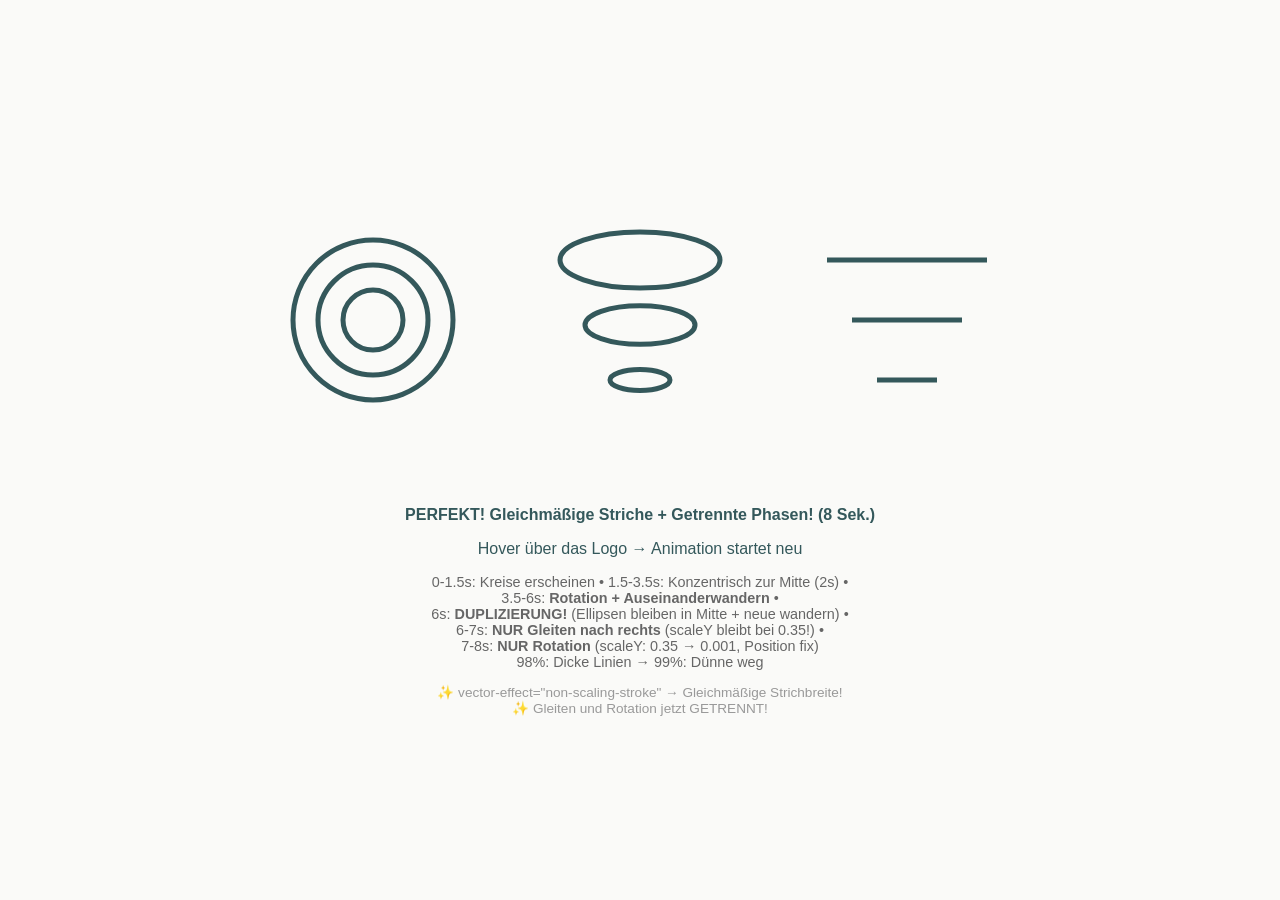
<file: logo-animation-test.html>
<!DOCTYPE html>
<html lang="de">
<head>
    <meta charset="UTF-8">
    <meta name="viewport" content="width=device-width, initial-scale=1.0">
    <title>Logo Animation - KONZENTRISCH!</title>
    <style>
        body {
            display: flex;
            justify-content: center;
            align-items: center;
            min-height: 100vh;
            background: #FAFAF8;
            margin: 0;
            font-family: sans-serif;
        }
        .container {
            text-align: center;
        }
        .instructions {
            margin-top: 2rem;
            color: #34585B;
        }
        
        /* SVG Animation Styles */
        .animated-logo {
            cursor: pointer;
        }
        
        /* Left circles fade in */
        .circle-left-large,
        .circle-left-medium,
        .circle-left-small {
            opacity: 0;
            animation: fadeInCircles 8s ease-in-out forwards;
        }
        
        /* Individual animations - ALL start at cy=0 (concentric!) */
        .circle-rotating-large {
            opacity: 0;
            transform-box: fill-box;
            transform-origin: 50% 50%;
            animation: rotateSequenceLarge 8s ease-in-out forwards;
        }
        
        .circle-rotating-medium {
            opacity: 0;
            transform-box: fill-box;
            transform-origin: 50% 50%;
            animation: rotateSequenceMedium 8s ease-in-out forwards;
        }
        
        .circle-rotating-small {
            opacity: 0;
            transform-box: fill-box;
            transform-origin: 50% 50%;
            animation: rotateSequenceSmall 8s ease-in-out forwards;
        }
        
        /* DUPLICATED ellipses that STAY in center */
        .ellipse-center-large {
            opacity: 0;
            transform-box: fill-box;
            transform-origin: 50% 50%;
            animation: stayInCenterLarge 8s ease-in-out forwards;
        }
        
        .ellipse-center-medium {
            opacity: 0;
            transform-box: fill-box;
            transform-origin: 50% 50%;
            animation: stayInCenterMedium 8s ease-in-out forwards;
        }
        
        .ellipse-center-small {
            opacity: 0;
            transform-box: fill-box;
            transform-origin: 50% 50%;
            animation: stayInCenterSmall 8s ease-in-out forwards;
        }
        
        /* Moving ellipses that glide to the right */
        .ellipse-moving-large {
            opacity: 0;
            transform-box: fill-box;
            transform-origin: 50% 50%;
            animation: moveToRight 8s ease-in-out forwards;
        }
        
        .ellipse-moving-medium {
            opacity: 0;
            transform-box: fill-box;
            transform-origin: 50% 50%;
            animation: moveToRightMedium 8s ease-in-out forwards;
        }
        
        .ellipse-moving-small {
            opacity: 0;
            transform-box: fill-box;
            transform-origin: 50% 50%;
            animation: moveToRightSmall 8s ease-in-out forwards;
        }
        
        /* Final LINES */
        .line-large,
        .line-medium,
        .line-small {
            opacity: 0;
            animation: showFinalLines 8s ease-in-out forwards;
        }
        
        /* Keyframe animations */
        
        @keyframes fadeInCircles {
            0% { opacity: 0; }
            19% { opacity: 1; }
            100% { opacity: 1; }
        }
        
        /* LARGE circle - cy moves from 0 to -60 during rotation */
        @keyframes rotateSequenceLarge {
            /* Fade in at left */
            0%, 19% {
                opacity: 0;
                transform: translate(133px, 150px) translateY(0px) scaleY(1);
            }
            20% {
                opacity: 1;
                transform: translate(133px, 150px) translateY(0px) scaleY(1);
            }
            /* Move to center */
            44% {
                opacity: 1;
                transform: translate(400px, 150px) translateY(0px) scaleY(1);
            }
            /* ROTATE + cy moves UP to -60 */
            75% {
                opacity: 1;
                transform: translate(400px, 150px) translateY(-60px) scaleY(0.35);
            }
            /* Fade out as ellipses take over */
            75.1% {
                opacity: 0;
            }
            100% {
                opacity: 0;
                transform: translate(400px, 150px) translateY(-60px) scaleY(0.35);
            }
        }
        
        /* MEDIUM circle - cy moves from 0 to +5 */
        @keyframes rotateSequenceMedium {
            0%, 19% {
                opacity: 0;
                transform: translate(133px, 150px) translateY(0px) scaleY(1);
            }
            20% {
                opacity: 1;
                transform: translate(133px, 150px) translateY(0px) scaleY(1);
            }
            44% {
                opacity: 1;
                transform: translate(400px, 150px) translateY(0px) scaleY(1);
            }
            /* ROTATE + cy moves slightly DOWN to +5 */
            75% {
                opacity: 1;
                transform: translate(400px, 150px) translateY(5px) scaleY(0.35);
            }
            75.1% {
                opacity: 0;
            }
            100% {
                opacity: 0;
                transform: translate(400px, 150px) translateY(5px) scaleY(0.35);
            }
        }
        
        /* SMALL circle - cy moves from 0 to +60 */
        @keyframes rotateSequenceSmall {
            0%, 19% {
                opacity: 0;
                transform: translate(133px, 150px) translateY(0px) scaleY(1);
            }
            20% {
                opacity: 1;
                transform: translate(133px, 150px) translateY(0px) scaleY(1);
            }
            44% {
                opacity: 1;
                transform: translate(400px, 150px) translateY(0px) scaleY(1);
            }
            /* ROTATE + cy moves DOWN to +60 */
            75% {
                opacity: 1;
                transform: translate(400px, 150px) translateY(60px) scaleY(0.35);
            }
            75.1% {
                opacity: 0;
            }
            100% {
                opacity: 0;
                transform: translate(400px, 150px) translateY(60px) scaleY(0.35);
            }
        }
        
        /* Ellipses that STAY in center */
        @keyframes stayInCenterLarge {
            0%, 75% {
                opacity: 0;
            }
            75.1% {
                opacity: 1;
                transform: translate(400px, 150px) translateY(-60px) scaleY(0.35);
            }
            100% {
                opacity: 1;
                transform: translate(400px, 150px) translateY(-60px) scaleY(0.35);
            }
        }
        
        @keyframes stayInCenterMedium {
            0%, 75% {
                opacity: 0;
            }
            75.1% {
                opacity: 1;
                transform: translate(400px, 150px) translateY(5px) scaleY(0.35);
            }
            100% {
                opacity: 1;
                transform: translate(400px, 150px) translateY(5px) scaleY(0.35);
            }
        }
        
        @keyframes stayInCenterSmall {
            0%, 75% {
                opacity: 0;
            }
            75.1% {
                opacity: 1;
                transform: translate(400px, 150px) translateY(60px) scaleY(0.35);
            }
            100% {
                opacity: 1;
                transform: translate(400px, 150px) translateY(60px) scaleY(0.35);
            }
        }
        
        /* Ellipses that MOVE to right and rotate further */
        /* 6-7s (75-87.5%): ONLY GLIDE at constant scaleY(0.35) */
        /* 7-8s (87.5-100%): ONLY ROTATE from scaleY(0.35) to 0.001 */
        @keyframes moveToRight {
            /* Start at center as ellipse */
            0%, 75% {
                opacity: 0;
                transform: translate(400px, 150px) translateY(-60px) scaleY(0.35);
            }
            75.1% {
                opacity: 1;
                transform: translate(400px, 150px) translateY(-60px) scaleY(0.35);
            }
            /* GLIDE to right - scaleY stays at 0.35! */
            87.5% {
                opacity: 1;
                transform: translate(667px, 150px) translateY(-60px) scaleY(0.35);
            }
            /* NOW ROTATE - position stays fixed at right */
            98% {
                opacity: 1;
                transform: translate(667px, 150px) translateY(-60px) scaleY(0.001);
            }
            /* Fade out AFTER thick lines appear */
            99% {
                opacity: 0;
            }
            100% {
                opacity: 0;
                transform: translate(667px, 150px) translateY(-60px) scaleY(0.001);
            }
        }
        
        @keyframes moveToRightMedium {
            0%, 75% {
                opacity: 0;
                transform: translate(400px, 150px) translateY(5px) scaleY(0.35);
            }
            75.1% {
                opacity: 1;
                transform: translate(400px, 150px) translateY(5px) scaleY(0.35);
            }
            87.5% {
                opacity: 1;
                transform: translate(667px, 150px) translateY(5px) scaleY(0.35);
            }
            98% {
                opacity: 1;
                transform: translate(667px, 150px) translateY(5px) scaleY(0.001);
            }
            99% {
                opacity: 0;
            }
            100% {
                opacity: 0;
                transform: translate(667px, 150px) translateY(5px) scaleY(0.001);
            }
        }
        
        @keyframes moveToRightSmall {
            0%, 75% {
                opacity: 0;
                transform: translate(400px, 150px) translateY(60px) scaleY(0.35);
            }
            75.1% {
                opacity: 1;
                transform: translate(400px, 150px) translateY(60px) scaleY(0.35);
            }
            87.5% {
                opacity: 1;
                transform: translate(667px, 150px) translateY(60px) scaleY(0.35);
            }
            98% {
                opacity: 1;
                transform: translate(667px, 150px) translateY(60px) scaleY(0.001);
            }
            99% {
                opacity: 0;
            }
            100% {
                opacity: 0;
                transform: translate(667px, 150px) translateY(60px) scaleY(0.001);
            }
        }
        
        /* Final lines fade in BEFORE thin lines disappear */
        @keyframes showFinalLines {
            0%, 97% {
                opacity: 0;
            }
            98% {
                opacity: 1;
            }
            100% {
                opacity: 1;
            }
        }
        
        /* Final lines fade in smoothly */
        @keyframes showFinalLines {
            0%, 97% {
                opacity: 0;
            }
            100% {
                opacity: 1;
            }
        }
        
        /* Hover to restart */
        .animated-logo:hover .circle-left-large,
        .animated-logo:hover .circle-left-medium,
        .animated-logo:hover .circle-left-small {
            animation: fadeInCircles 8s ease-in-out forwards;
        }
        
        .animated-logo:hover .circle-rotating-large {
            animation: rotateSequenceLarge 8s ease-in-out forwards;
        }
        
        .animated-logo:hover .circle-rotating-medium {
            animation: rotateSequenceMedium 8s ease-in-out forwards;
        }
        
        .animated-logo:hover .circle-rotating-small {
            animation: rotateSequenceSmall 8s ease-in-out forwards;
        }
        
        .animated-logo:hover .ellipse-center-large {
            animation: stayInCenterLarge 8s ease-in-out forwards;
        }
        
        .animated-logo:hover .ellipse-center-medium {
            animation: stayInCenterMedium 8s ease-in-out forwards;
        }
        
        .animated-logo:hover .ellipse-center-small {
            animation: stayInCenterSmall 8s ease-in-out forwards;
        }
        
        .animated-logo:hover .ellipse-moving-large {
            animation: moveToRight 8s ease-in-out forwards;
        }
        
        .animated-logo:hover .ellipse-moving-medium {
            animation: moveToRightMedium 8s ease-in-out forwards;
        }
        
        .animated-logo:hover .ellipse-moving-small {
            animation: moveToRightSmall 8s ease-in-out forwards;
        }
        
        .animated-logo:hover .line-large,
        .animated-logo:hover .line-medium,
        .animated-logo:hover .line-small {
            animation: showFinalLines 8s ease-in-out forwards;
        }
    </style>
</head>
<body>
    <div class="container">
        <svg width="800" height="300" viewBox="0 0 800 300" xmlns="http://www.w3.org/2000/svg" class="animated-logo">
            <title>Perspektive und Wahrheit - Konzentrisch!</title>
            
            <!-- Left circles (static, concentric, fade in) -->
            <circle class="circle-left-large" cx="133" cy="150" r="80" fill="none" stroke="#34585B" stroke-width="5"/>
            <circle class="circle-left-medium" cx="133" cy="150" r="55" fill="none" stroke="#34585B" stroke-width="5"/>
            <circle class="circle-left-small" cx="133" cy="150" r="30" fill="none" stroke="#34585B" stroke-width="5"/>
            
            <!-- Rotating circles - ALL START AT cy=0 (concentric!) -->
            <circle class="circle-rotating-large" cx="0" cy="0" r="80" fill="none" stroke="#34585B" stroke-width="5" vector-effect="non-scaling-stroke"/>
            <circle class="circle-rotating-medium" cx="0" cy="0" r="55" fill="none" stroke="#34585B" stroke-width="5" vector-effect="non-scaling-stroke"/>
            <circle class="circle-rotating-small" cx="0" cy="0" r="30" fill="none" stroke="#34585B" stroke-width="5" vector-effect="non-scaling-stroke"/>
            
            <!-- Ellipses that STAY in center (appear at 75% = 6s) -->
            <!-- ALL start at cy="0" for proper scaleY transformation! -->
            <!-- vector-effect prevents stroke from being scaled -->
            <circle class="ellipse-center-large" cx="0" cy="0" r="80" fill="none" stroke="#34585B" stroke-width="5" vector-effect="non-scaling-stroke"/>
            <circle class="ellipse-center-medium" cx="0" cy="0" r="55" fill="none" stroke="#34585B" stroke-width="5" vector-effect="non-scaling-stroke"/>
            <circle class="ellipse-center-small" cx="0" cy="0" r="30" fill="none" stroke="#34585B" stroke-width="5" vector-effect="non-scaling-stroke"/>
            
            <!-- Ellipses that MOVE to right and rotate further -->
            <circle class="ellipse-moving-large" cx="0" cy="0" r="80" fill="none" stroke="#34585B" stroke-width="5" vector-effect="non-scaling-stroke"/>
            <circle class="ellipse-moving-medium" cx="0" cy="0" r="55" fill="none" stroke="#34585B" stroke-width="5" vector-effect="non-scaling-stroke"/>
            <circle class="ellipse-moving-small" cx="0" cy="0" r="30" fill="none" stroke="#34585B" stroke-width="5" vector-effect="non-scaling-stroke"/>
            
            <!-- Final LINES (smooth fade in at end) -->
            <line class="line-large" x1="587" y1="90" x2="747" y2="90" stroke="#34585B" stroke-width="5"/>
            <line class="line-medium" x1="612" y1="150" x2="722" y2="150" stroke="#34585B" stroke-width="5"/>
            <line class="line-small" x1="637" y1="210" x2="697" y2="210" stroke="#34585B" stroke-width="5"/>
        </svg>
        
        <div class="instructions">
            <p><strong>PERFEKT! Gleichmäßige Striche + Getrennte Phasen! (8 Sek.)</strong></p>
            <p>Hover über das Logo → Animation startet neu</p>
            <p style="margin-top: 1rem; font-size: 0.9em; color: #666;">
                0-1.5s: Kreise erscheinen • 1.5-3.5s: Konzentrisch zur Mitte (2s) •<br>
                3.5-6s: <strong>Rotation + Auseinanderwandern</strong> •<br>
                6s: <strong>DUPLIZIERUNG!</strong> (Ellipsen bleiben in Mitte + neue wandern) •<br>
                6-7s: <strong>NUR Gleiten nach rechts</strong> (scaleY bleibt bei 0.35!) •<br>
                7-8s: <strong>NUR Rotation</strong> (scaleY: 0.35 → 0.001, Position fix)<br>
                98%: Dicke Linien → 99%: Dünne weg
            </p>
            <p style="margin-top: 0.5rem; font-size: 0.85em; color: #999;">
                ✨ vector-effect="non-scaling-stroke" → Gleichmäßige Strichbreite!<br>
                ✨ Gleiten und Rotation jetzt GETRENNT!
            </p>
        </div>
    </div>
</body>
</html>
</file>
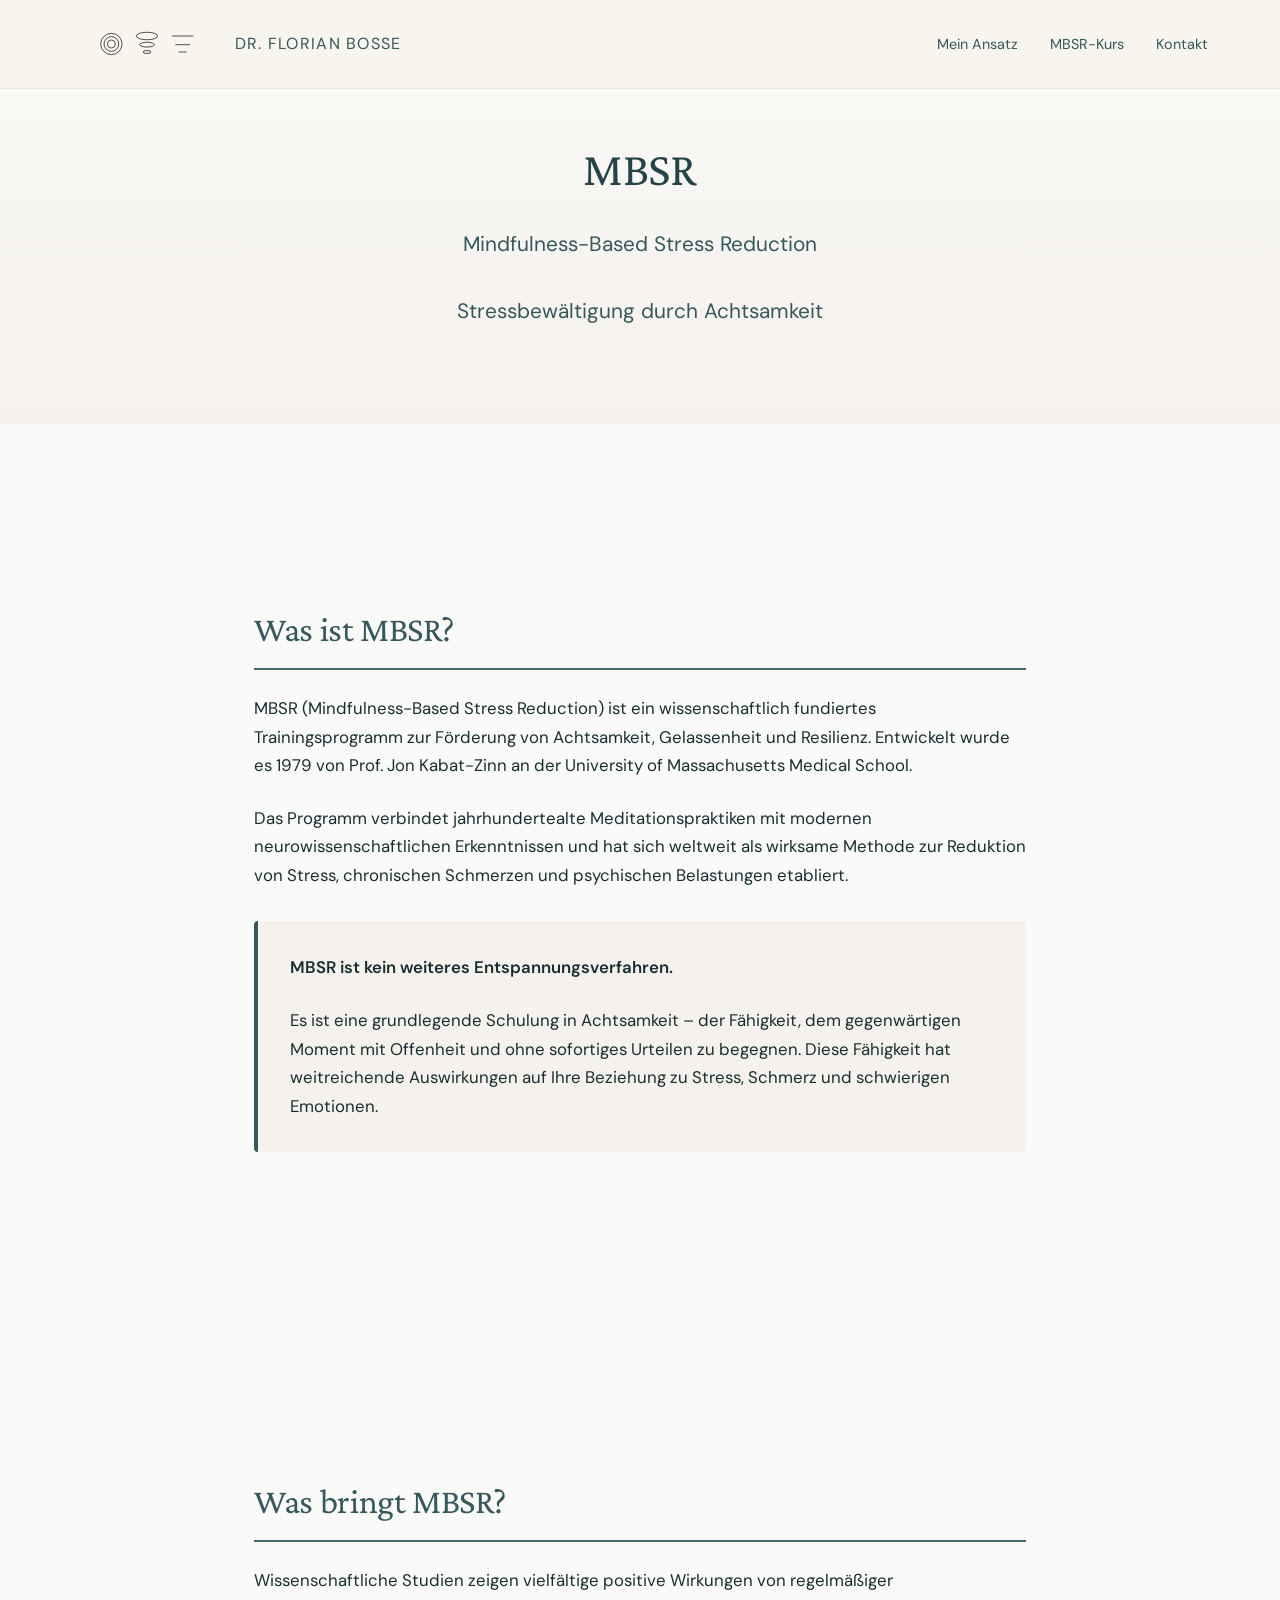
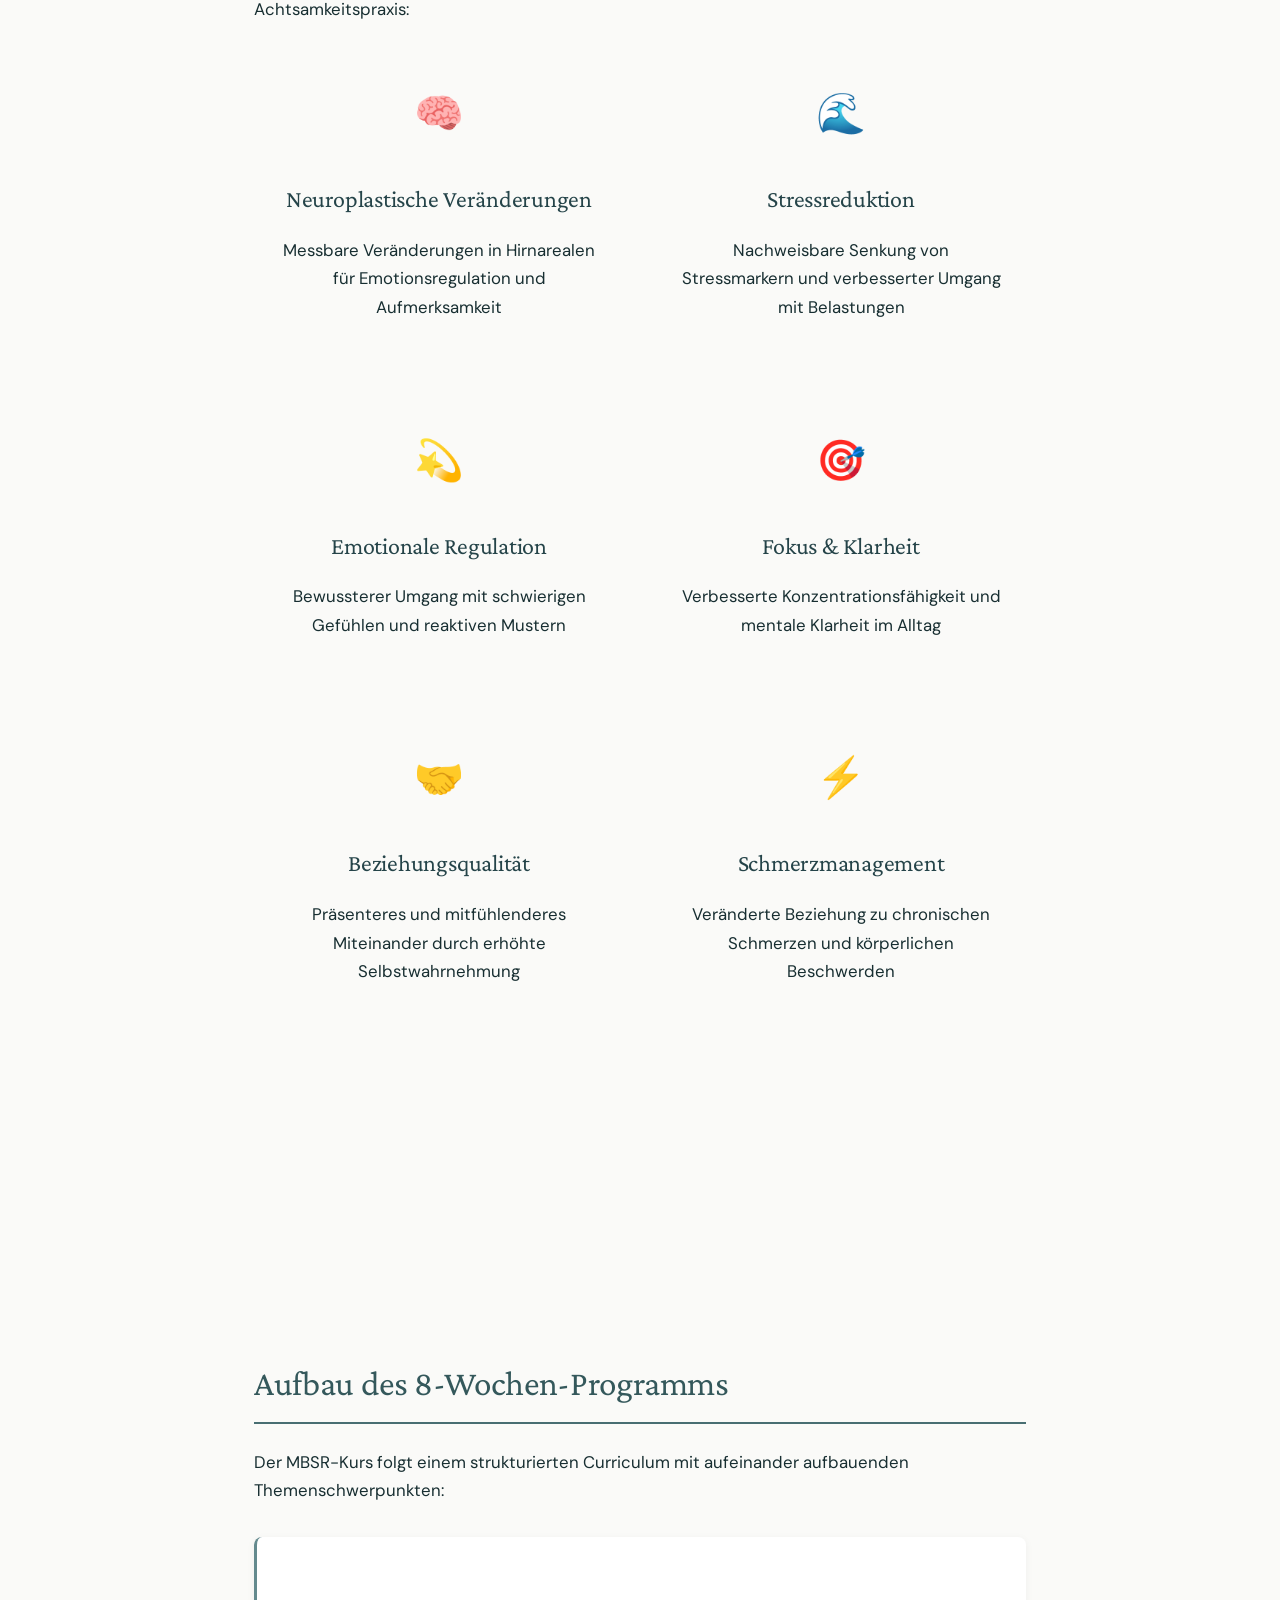
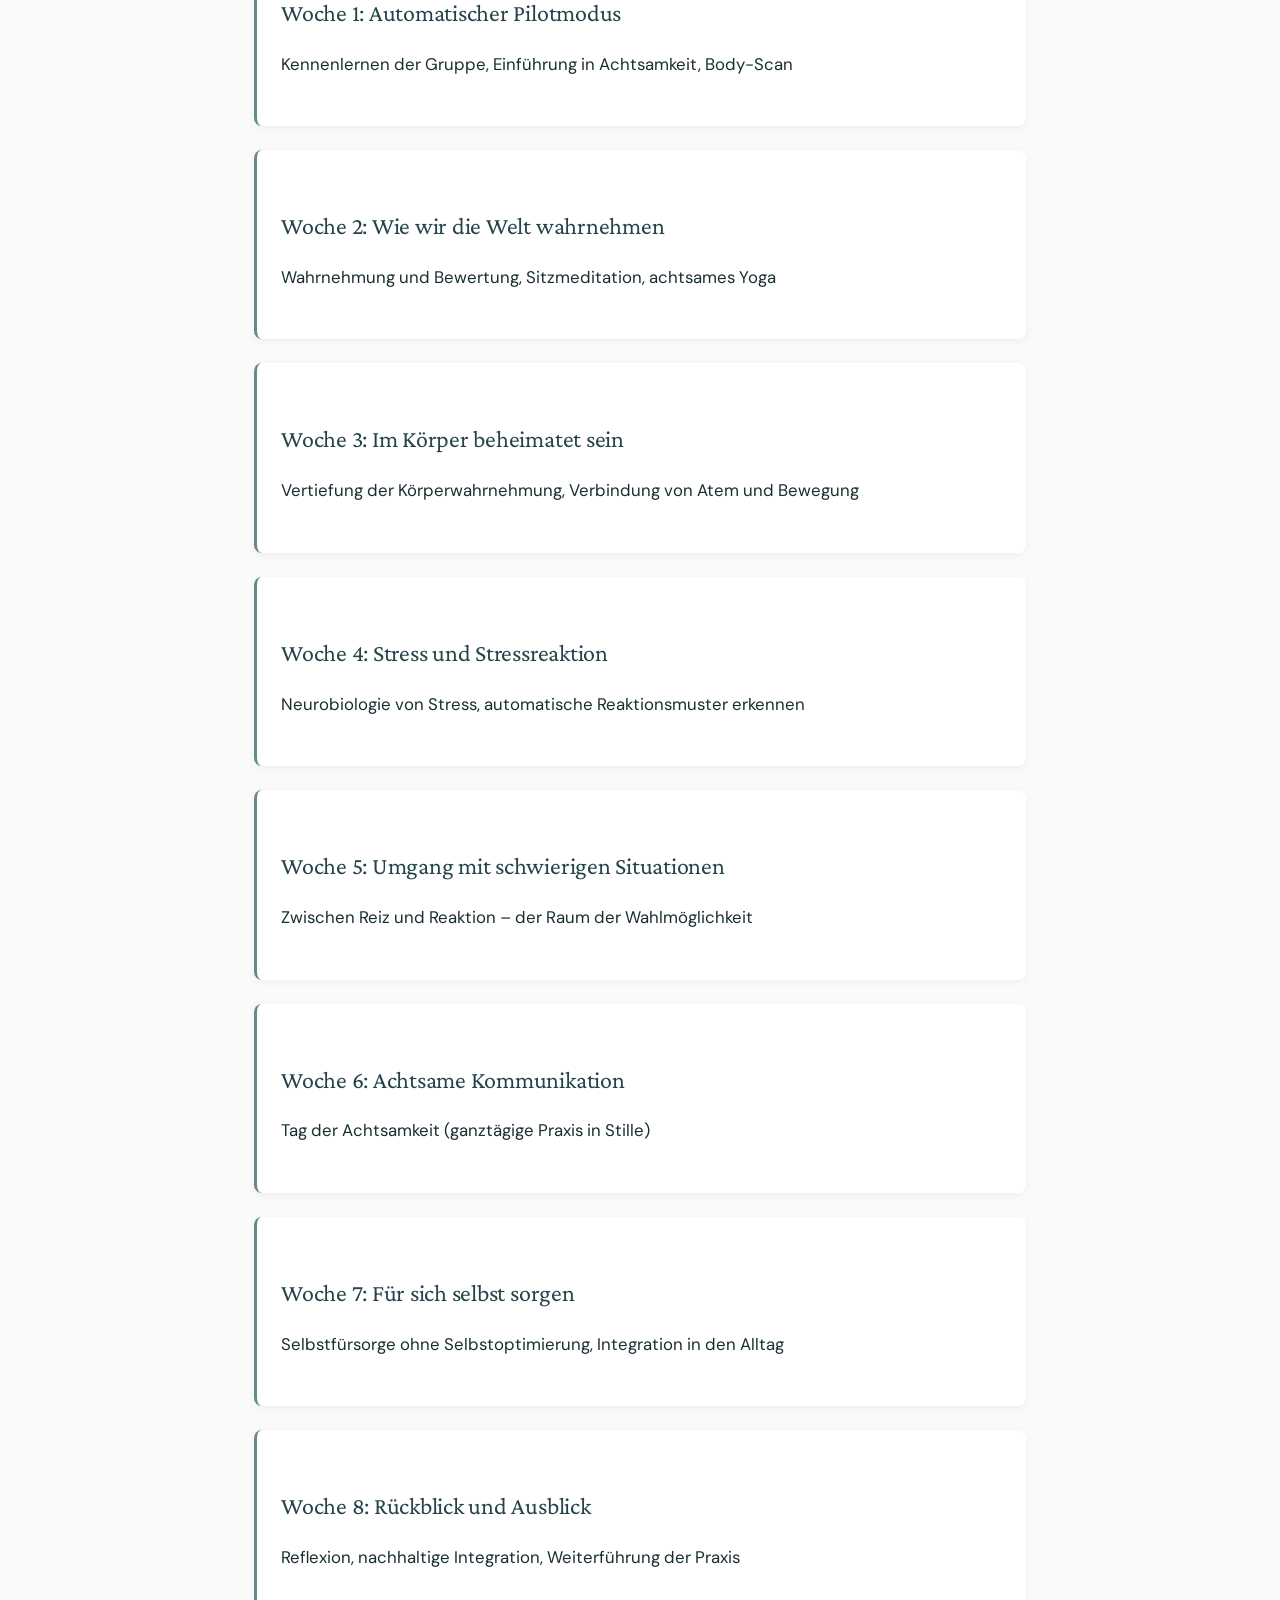
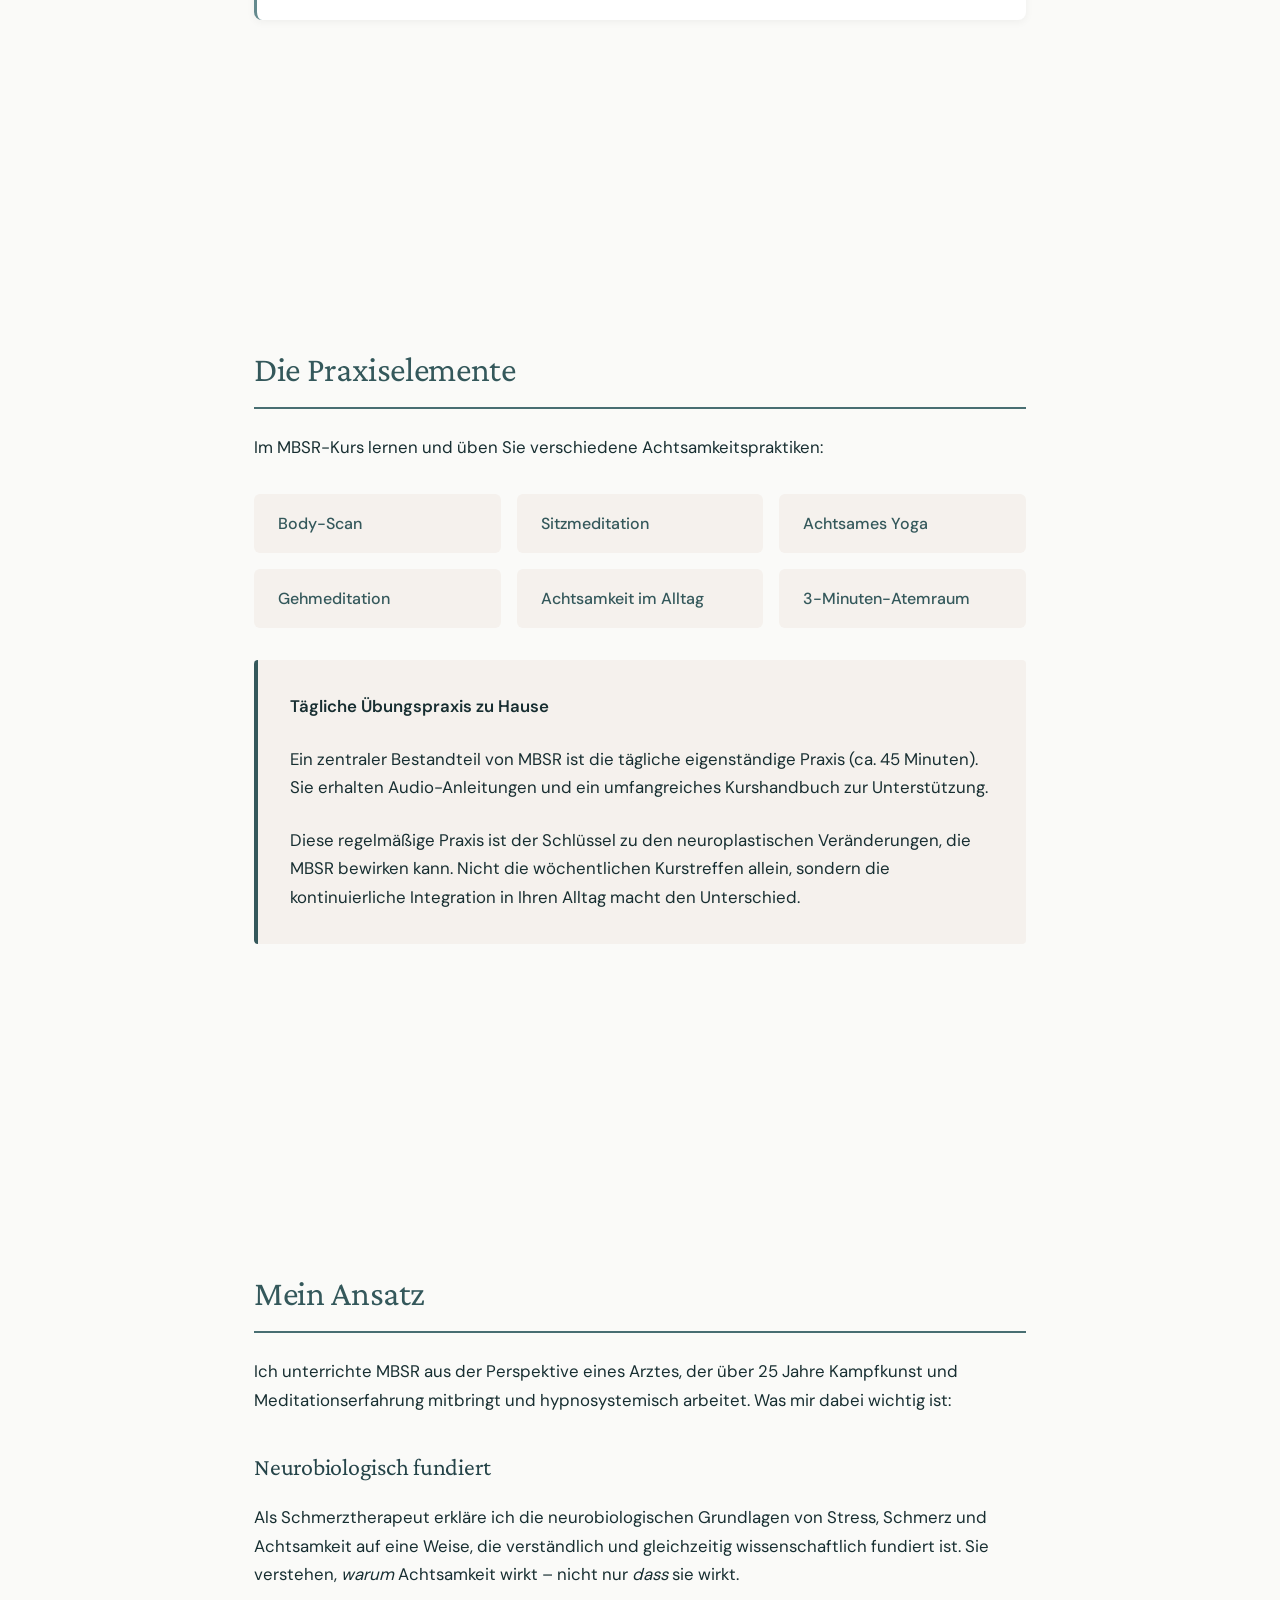
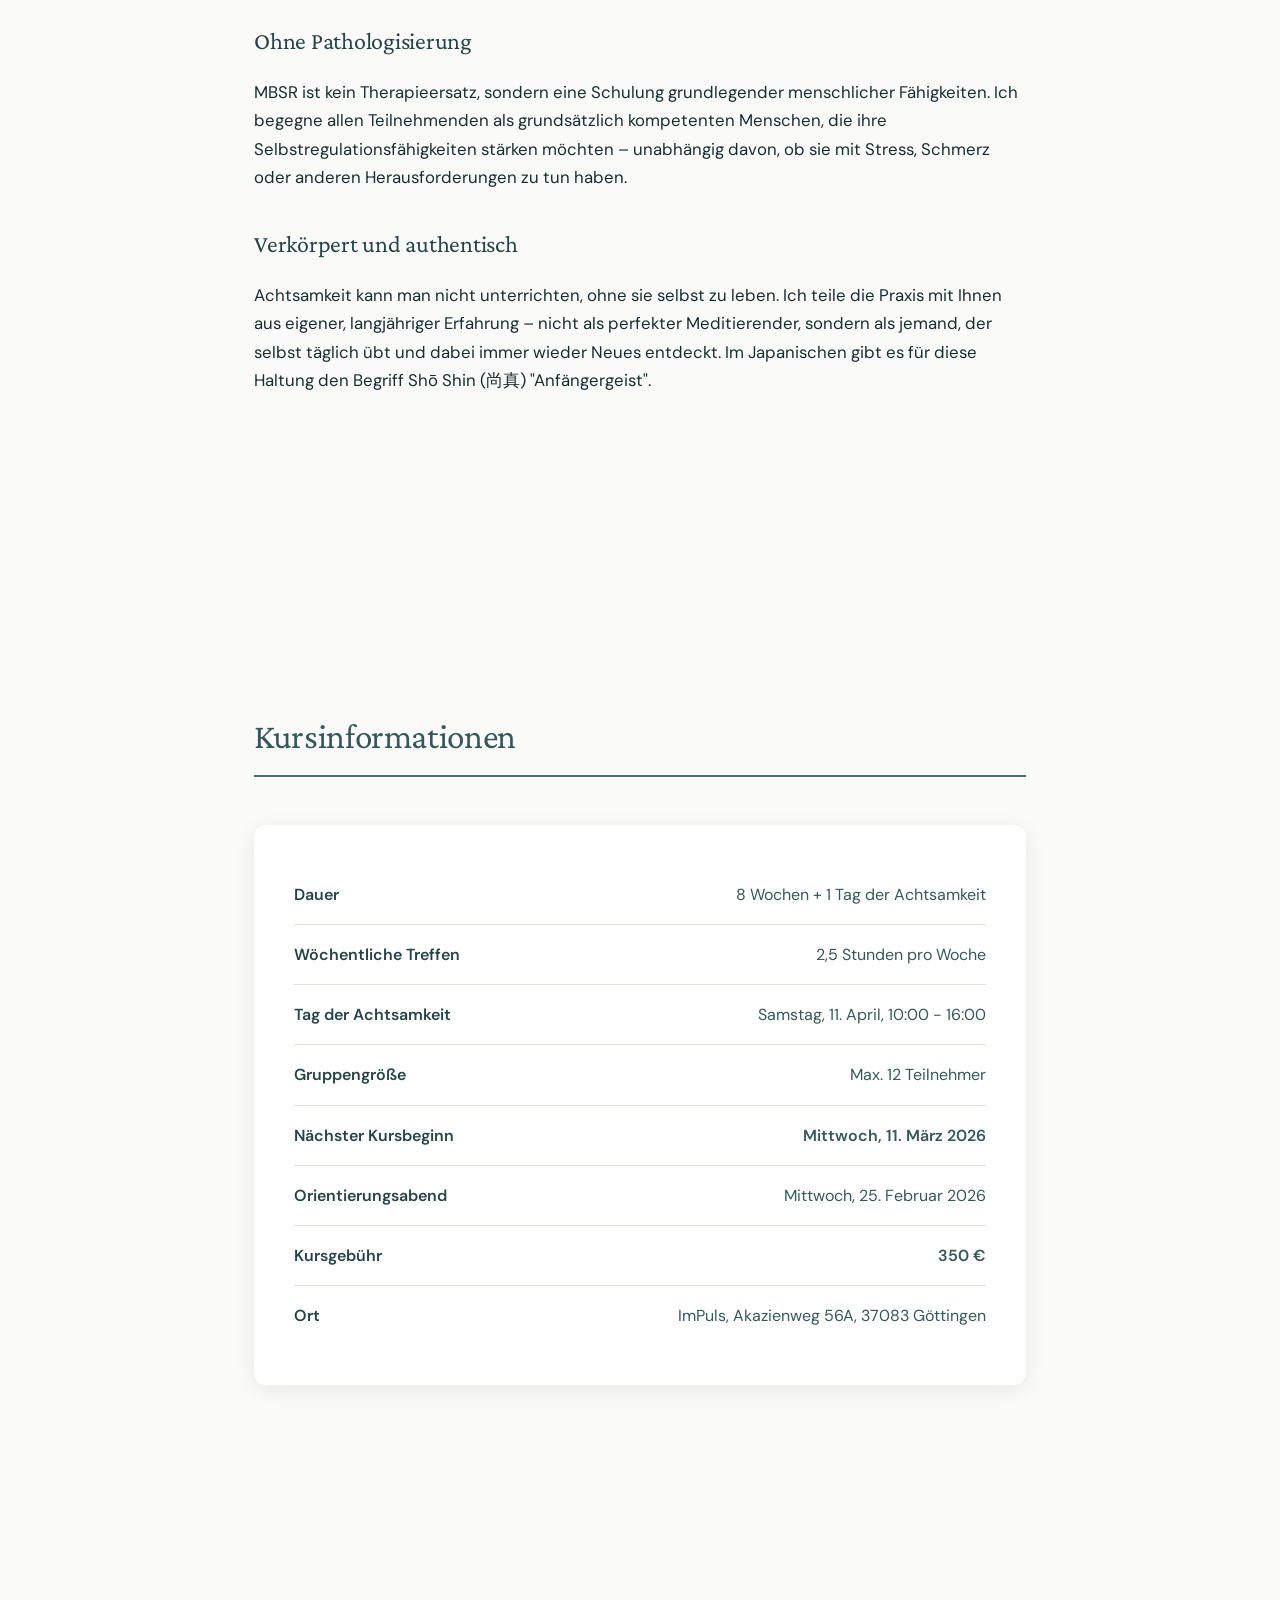
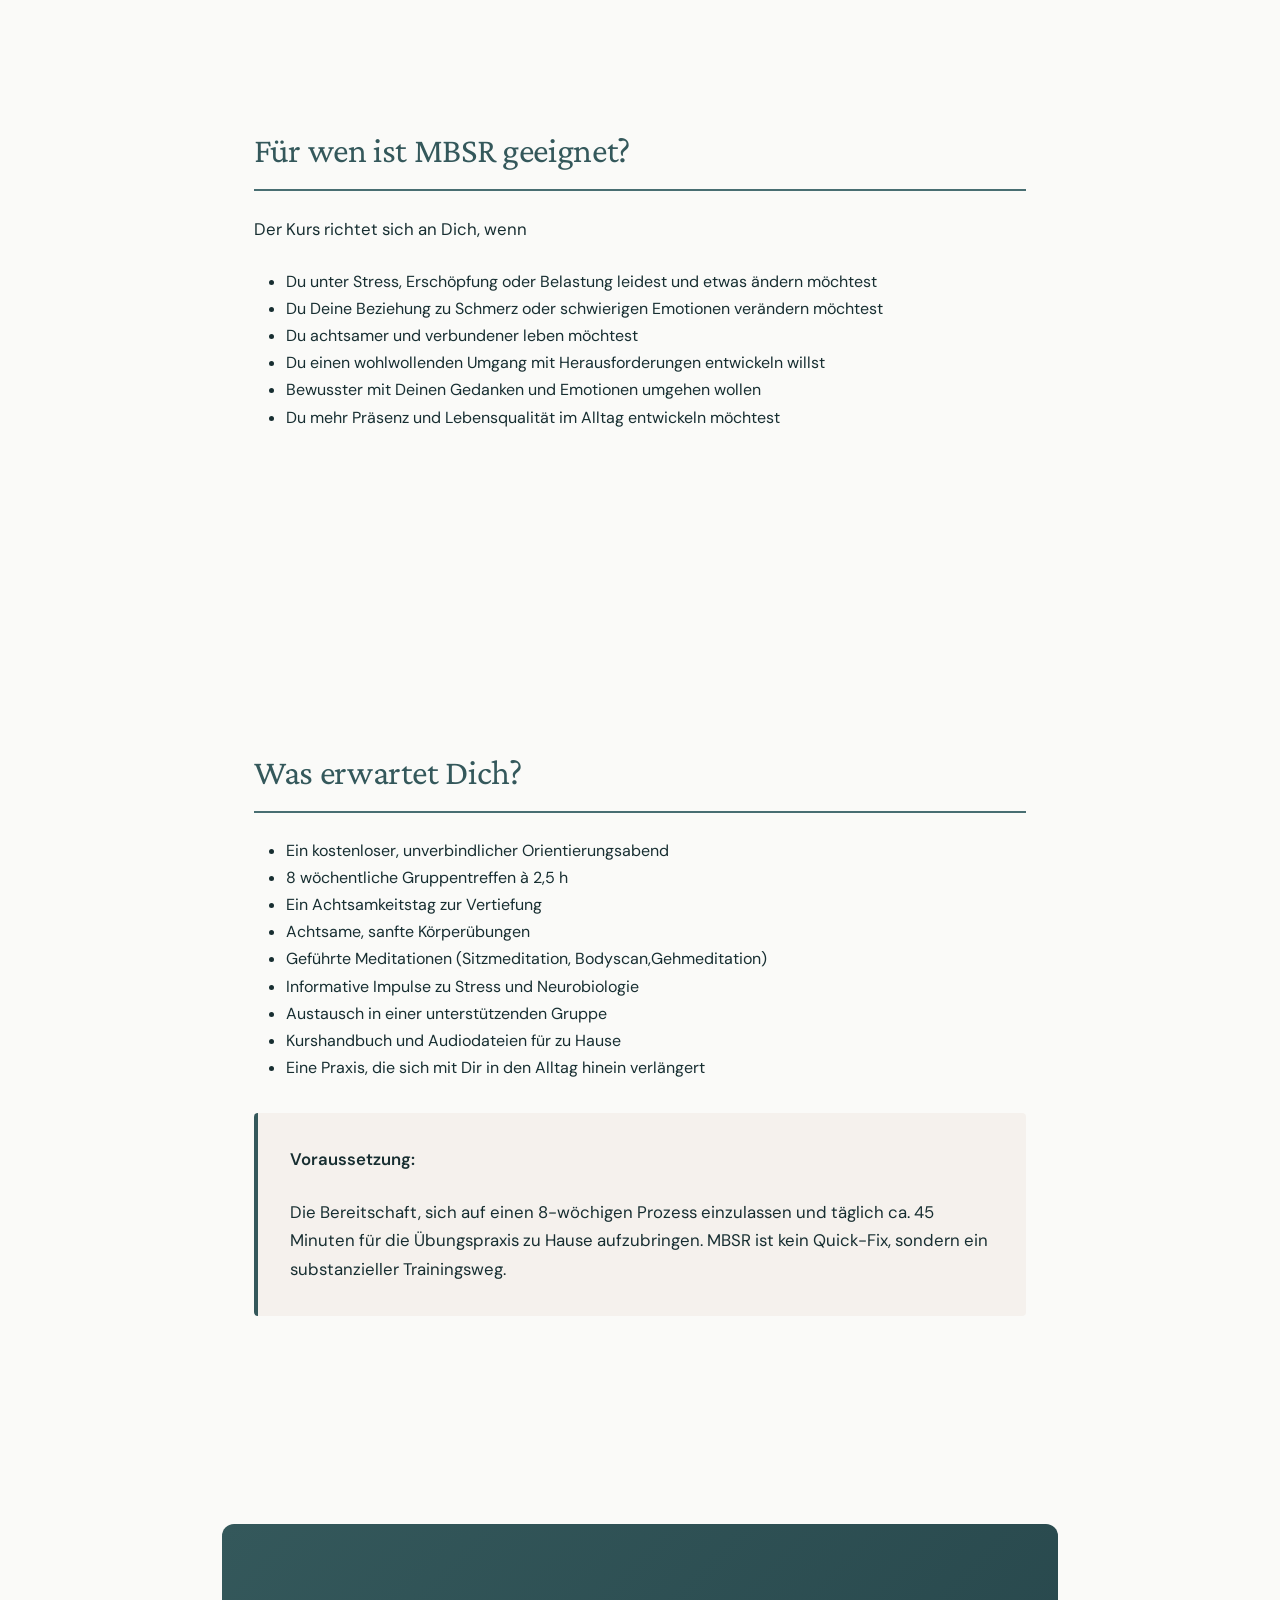
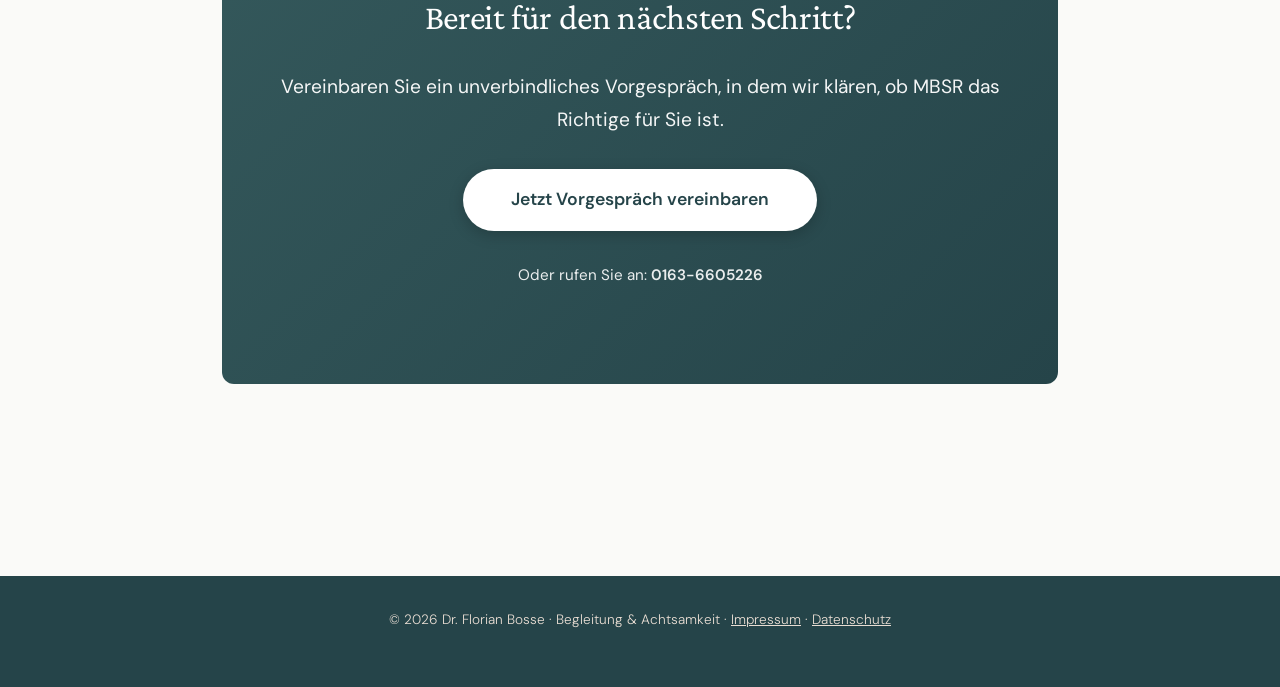
<file: mbsr-kurs.html>
<!DOCTYPE html>
<html lang="de">
<head>
    <meta charset="UTF-8">
    <meta name="viewport" content="width=device-width, initial-scale=1.0">
    
    <!-- SEO Meta Tags -->
    <title>MBSR Kurs - 8 Wochen Achtsamkeitstraining | Dr. Bosse Göttingen</title>
    <meta name="description" content="MBSR 8-Wochen-Kurs in Göttingen. Stressbewältigung durch Achtsamkeit nach Jon Kabat-Zinn. Krankenkassen-anerkannt. Kleine Gruppen.">
    <meta name="keywords" content="MBSR Kurs, Achtsamkeitskurs Göttingen, Stressbewältigung, 8 Wochen, Krankenkasse, Gruppenkurs">
    <meta name="author" content="Dr. Florian Bosse">
    <meta name="robots" content="index, follow">
    
    <link rel="stylesheet" href="fonts.css">
    <link rel="stylesheet" href="styles.css">

    <style>
        /* ===== MBSR-SPEZIFISCHE STYLES ===== */
        
        /* Hero Section */
        .hero {
            padding: 8rem 2rem 4rem;
            background: linear-gradient(to bottom, var(--off-white) 0%, var(--cream-light) 100%);
            text-align: center;
        }

        .hero h1 {
            font-size: 3rem;
            color: var(--petrol-dark);
            margin-bottom: 1rem;
        }

        .hero .subtitle {
            font-size: 1.3rem;
            color: var(--text-secondary);
            max-width: 700px;
            margin: 0 auto 2rem;
        }

        /* Content Section */
        .container {
            max-width: 900px;
            margin: 0 auto;
            padding: 4rem 2rem;
        }

        section {
            margin-bottom: 4rem;
        }

        h2 {
            font-size: 2.2rem;
            color: var(--petrol);
            margin-bottom: 1.5rem;
            border-bottom: 2px solid var(--petrol-light);
            padding-bottom: 0.5rem;
        }

        h3 {
            font-size: 1.5rem;
            color: var(--petrol-dark);
            margin-top: 2rem;
            margin-bottom: 1rem;
        }

        p {
            margin-bottom: 1.5rem;
            font-size: 1.05rem;
        }

        .highlight-box {
            background: var(--cream-light);
            border-left: 4px solid var(--petrol);
            padding: 2rem;
            margin: 2rem 0;
            border-radius: 4px;
        }

        .highlight-box p:last-child {
            margin-bottom: 0;
        }

        /* Course Structure */
        .course-structure {
            display: grid;
            gap: 1.5rem;
            margin: 2rem 0;
        }

        .week-item {
            background: white;
            padding: 1.5rem;
            border-radius: 8px;
            border-left: 3px solid var(--petrol-lighter);
            box-shadow: 0 2px 8px rgba(0,0,0,0.05);
        }

        .week-item h4 {
            color: var(--petrol);
            margin-bottom: 0.5rem;
            font-family: 'DM Sans', sans-serif;
            font-weight: 600;
        }

        /* Benefits Grid */
        .benefits-grid {
            display: grid;
            grid-template-columns: repeat(auto-fit, minmax(250px, 1fr));
            gap: 2rem;
            margin: 2rem 0;
        }

        .benefit-item {
            text-align: center;
            padding: 1.5rem;
        }

        .benefit-icon {
            font-size: 2.5rem;
            margin-bottom: 1rem;
        }

        .benefit-item h4 {
            color: var(--petrol-dark);
            margin-bottom: 0.5rem;
            font-family: 'DM Sans', sans-serif;
            font-weight: 600;
        }

        /* Practice Elements */
        .practice-list {
            display: grid;
            grid-template-columns: repeat(auto-fit, minmax(200px, 1fr));
            gap: 1rem;
            margin: 2rem 0;
        }

        .practice-item {
            background: var(--cream-light);
            padding: 1rem 1.5rem;
            border-radius: 6px;
            font-weight: 500;
            color: var(--text-secondary);
        }

        /* Course Details Box */
        .details-box {
            background: white;
            padding: 2.5rem;
            border-radius: 12px;
            box-shadow: 0 4px 20px rgba(0,0,0,0.08);
            margin: 3rem 0;
        }

        .detail-row {
            display: flex;
            justify-content: space-between;
            padding: 1rem 0;
            border-bottom: 1px solid var(--cream);
        }

        .detail-row:last-child {
            border-bottom: none;
        }

        .detail-label {
            font-weight: 600;
            color: var(--petrol-dark);
        }

        .detail-value {
            color: var(--text-secondary);
            text-align: right;
        }

        /* CTA Section */
        .cta-section {
            background: linear-gradient(135deg, var(--petrol) 0%, var(--petrol-dark) 100%);
            color: white;
            padding: 4rem 2rem;
            text-align: center;
            border-radius: 12px;
            margin: 4rem 0;
        }

        .cta-section h2 {
            color: white;
            border-bottom: none;
            margin-bottom: 1rem;
        }

        .cta-section p {
            font-size: 1.2rem;
            margin-bottom: 2rem;
            opacity: 0.95;
        }

        .cta-button {
            display: inline-block;
            background: white;
            color: var(--petrol-dark);
            padding: 1rem 3rem;
            border-radius: 50px;
            text-decoration: none;
            font-weight: 600;
            font-size: 1.1rem;
            transition: transform 0.3s ease, box-shadow 0.3s ease;
            box-shadow: 0 4px 15px rgba(0,0,0,0.2);
        }

        .cta-button:hover {
            transform: translateY(-2px);
            box-shadow: 0 6px 20px rgba(0,0,0,0.3);
        }

        /* Download Section */
        .download-section {
            background: var(--cream-light);
            padding: 2rem;
            border-radius: 12px;
            margin-top: 2rem;
        }

        .download-category {
            margin-bottom: 2rem;
        }

        .download-category:last-child {
            margin-bottom: 0;
        }

        .download-category h3 {
            color: var(--petrol);
            font-size: 1.3rem;
            margin-bottom: 1rem;
            border-bottom: 2px solid var(--petrol-light);
            padding-bottom: 0.5rem;
        }

        .download-list {
            list-style: none;
            padding: 0;
        }

        .download-list li {
            margin: 0.8rem 0;
        }

        .download-link {
            display: inline-flex;
            align-items: center;
            gap: 0.8rem;
            padding: 1rem 1.5rem;
            background: white;
            color: var(--petrol);
            text-decoration: none;
            border-radius: 8px;
            border-left: 4px solid var(--petrol);
            transition: all 0.3s ease;
            box-shadow: 0 2px 8px rgba(0, 0, 0, 0.05);
            width: 100%;
            max-width: 500px;
        }

        .download-link:hover {
            background: var(--petrol);
            color: white;
            transform: translateX(8px);
            box-shadow: 0 4px 12px rgba(52, 88, 91, 0.2);
        }

        .download-icon {
            font-size: 1.5rem;
            flex-shrink: 0;
        }

        .download-info {
            flex: 1;
        }

        .download-title {
            font-weight: 500;
            display: block;
            margin-bottom: 0.2rem;
        }

        .download-meta {
            font-size: 0.85rem;
            opacity: 0.7;
        }

        .download-note {
            background: rgba(52, 88, 91, 0.05);
            padding: 1rem;
            border-radius: 8px;
            margin-top: 1.5rem;
            font-size: 0.9rem;
            color: var(--text-secondary);
        }

        /* Footer */
        footer {
            background: var(--petrol-dark);
            color: var(--cream);
            text-align: center;
            padding: 2rem;
            margin-top: 4rem;
        }

        footer a {
            color: var(--cream);
            text-decoration: underline;
        }

        /* Responsive */
        @media (max-width: 768px) {
            .nav-container {
                flex-wrap: wrap;
                gap: 0.5rem;
            }

            .logo {
                font-size: 0.85rem;
            }

            .hero h1 {
                font-size: 2rem;
            }

            .hero .subtitle {
                font-size: 1.1rem;
            }

            h2 {
                font-size: 1.8rem;
            }

            .detail-row {
                flex-direction: column;
                gap: 0.5rem;
            }

            .detail-value {
                text-align: left;
            }
        }

        @media (max-width: 480px) {
            .logo {
                font-size: 0.75rem;
            }
        }
    
        /* === BURGER MENU & MOBILE NAVIGATION === */
        .burger-menu {
            display: none;
            flex-direction: column;
            gap: 6px;
            cursor: pointer;
            z-index: 1001;
        }

        .burger-menu span {
            width: 24px;
            height: 2px;
            background: var(--petrol);
            border-radius: 2px;
            transition: all 0.3s ease;
        }

        .burger-menu.active span:nth-child(1) {
            transform: rotate(45deg) translate(6px, 6px);
        }

        .burger-menu.active span:nth-child(2) {
            opacity: 0;
        }

        .burger-menu.active span:nth-child(3) {
            transform: rotate(-45deg) translate(6px, -6px);
        }

        /* Navigation Links */
        .nav-links {
            display: flex;
            gap: 2rem;
            list-style: none;
            margin: 0;
            padding: 0;
        }

        .nav-links li {
            margin: 0;
        }

        .nav-links a {
            color: var(--text-secondary);
            text-decoration: none;
            font-size: 0.9rem;
            font-weight: 400;
            transition: color 0.3s ease;
        }

        .nav-links a:hover {
            color: var(--petrol);
        }

        /* Mobile Navigation Overlay */
        .mobile-nav-overlay {
            display: none;
            position: fixed;
            top: 0;
            left: 0;
            width: 100%;
            height: 100%;
            background: rgba(0, 0, 0, 0.5);
            z-index: 999;
            opacity: 0;
            transition: opacity 0.3s ease;
        }

        .mobile-nav-overlay.active {
            display: block;
            opacity: 1;
        }

        /* Responsive Burger Menu */
        @media (max-width: 768px) {
            .burger-menu {
                display: flex;
            }
            
            .nav-links {
                position: fixed;
                right: -100%;
                top: 0;
                height: 100vh;
                width: 260px;
                background: var(--cream);
                flex-direction: column;
                padding: 6rem 2rem 2rem;
                gap: 0;
                box-shadow: -4px 0 20px rgba(0, 0, 0, 0.1);
                transition: right 0.3s ease;
                z-index: 1000;
            }
            
            .nav-links.active {
                right: 0;
            }
            
            .nav-links li {
                border-top: 1px solid rgba(52, 88, 91, 0.08);
                padding: 1.8rem 0;
            }
            
            .nav-links li:first-child {
                border-top: none;
                padding-top: 0;
            }
            
            .nav-links li:last-child {
                padding-bottom: 0;
            }
            
            .nav-links a {
                display: block;
                font-size: 1rem;
            }
        }
    </style>
</head>
<body>
    <!-- Navigation -->
    <nav>
        <div class="nav-container">
            <a href="index.html" class="logo"><img src="logo.svg" alt="Logo Perpspektive und Wahrheit" class="logo-image">Dr. Florian Bosse</a>
            
            <!-- Burger Menu Button -->
            <div class="burger-menu" id="burgerMenu">
                <span></span>
                <span></span>
                <span></span>
            </div>
            
            <ul class="nav-links" id="navLinks">
                <li><a href="index.html#ansatz">Mein Ansatz</a></li>
                <li><a href="mbsr-kurs.html">MBSR-Kurs</a></li>
                <li><a href="kontakt.html">Kontakt</a></li>
            </ul>
        </div>
    </nav>

    <!-- Mobile Navigation Overlay -->
    <div class="mobile-nav-overlay" id="mobileOverlay"></div>

    <!-- Hero -->
    <div class="hero">
        <h1>MBSR</h1>
        <p class="subtitle">Mindfulness-Based Stress Reduction</p>
        <p class="subtitle">Stressbewältigung durch Achtsamkeit</p>
    </div>

    <!-- Main Content -->
    <div class="container">
        <!-- What is MBSR -->
        <section>
            <h2>Was ist MBSR?</h2>
            <p>
                MBSR (Mindfulness-Based Stress Reduction) ist ein wissenschaftlich fundiertes Trainingsprogramm zur Förderung von Achtsamkeit, Gelassenheit und Resilienz. Entwickelt wurde es 1979 von Prof. Jon Kabat-Zinn an der University of Massachusetts Medical School.
            </p>
            <p>
                Das Programm verbindet jahrhundertealte Meditationspraktiken mit modernen neurowissenschaftlichen Erkenntnissen und hat sich weltweit als wirksame Methode zur Reduktion von Stress, chronischen Schmerzen und psychischen Belastungen etabliert.
            </p>
            
            <div class="highlight-box">
                <p><strong>MBSR ist kein weiteres Entspannungsverfahren.</strong></p>
                <p>
                    Es ist eine grundlegende Schulung in Achtsamkeit – der Fähigkeit, dem gegenwärtigen Moment mit Offenheit und ohne sofortiges Urteilen zu begegnen. Diese Fähigkeit hat weitreichende Auswirkungen auf Ihre Beziehung zu Stress, Schmerz und schwierigen Emotionen.
                </p>
            </div>
        </section>

        <!-- Benefits -->
        <section>
            <h2>Was bringt MBSR?</h2>
            <p>
                Wissenschaftliche Studien zeigen vielfältige positive Wirkungen von regelmäßiger Achtsamkeitspraxis:
            </p>
            
            <div class="benefits-grid">
                <div class="benefit-item">
                    <div class="benefit-icon">🧠</div>
                    <h3>Neuroplastische Veränderungen</h3>
                    <p>Messbare Veränderungen in Hirnarealen für Emotionsregulation und Aufmerksamkeit</p>
                </div>
                
                <div class="benefit-item">
                    <div class="benefit-icon">🌊</div>
                    <h3>Stressreduktion</h3>
                    <p>Nachweisbare Senkung von Stressmarkern und verbesserter Umgang mit Belastungen</p>
                </div>
                
                <div class="benefit-item">
                    <div class="benefit-icon">💫</div>
                    <h3>Emotionale Regulation</h3>
                    <p>Bewussterer Umgang mit schwierigen Gefühlen und reaktiven Mustern</p>
                </div>
                
                <div class="benefit-item">
                    <div class="benefit-icon">🎯</div>
                    <h3>Fokus & Klarheit</h3>
                    <p>Verbesserte Konzentrationsfähigkeit und mentale Klarheit im Alltag</p>
                </div>
                
                <div class="benefit-item">
                    <div class="benefit-icon">🤝</div>
                    <h3>Beziehungsqualität</h3>
                    <p>Präsenteres und mitfühlenderes Miteinander durch erhöhte Selbstwahrnehmung</p>
                </div>
                
                <div class="benefit-item">
                    <div class="benefit-icon">⚡</div>
                    <h3>Schmerzmanagement</h3>
                    <p>Veränderte Beziehung zu chronischen Schmerzen und körperlichen Beschwerden</p>
                </div>
            </div>
        </section>

        <!-- Course Structure -->
        <section>
            <h2>Aufbau des 8-Wochen-Programms</h2>
            <p>
                Der MBSR-Kurs folgt einem strukturierten Curriculum mit aufeinander aufbauenden Themenschwerpunkten:
            </p>
            
            <div class="course-structure">
                <div class="week-item">
                    <h3>Woche 1: Automatischer Pilotmodus</h3>
                    <p>Kennenlernen der Gruppe, Einführung in Achtsamkeit, Body-Scan</p>
                </div>
                
                <div class="week-item">
                    <h3>Woche 2: Wie wir die Welt wahrnehmen</h3>
                    <p>Wahrnehmung und Bewertung, Sitzmeditation, achtsames Yoga</p>
                </div>
                
                <div class="week-item">
                    <h3>Woche 3: Im Körper beheimatet sein</h3>
                    <p>Vertiefung der Körperwahrnehmung, Verbindung von Atem und Bewegung</p>
                </div>
                
                <div class="week-item">
                    <h3>Woche 4: Stress und Stressreaktion</h3>
                    <p>Neurobiologie von Stress, automatische Reaktionsmuster erkennen</p>
                </div>
                
                <div class="week-item">
                    <h3>Woche 5: Umgang mit schwierigen Situationen</h3>
                    <p>Zwischen Reiz und Reaktion – der Raum der Wahlmöglichkeit</p>
                </div>
                
                <div class="week-item">
                    <h3>Woche 6: Achtsame Kommunikation</h3>
                    <p>Tag der Achtsamkeit (ganztägige Praxis in Stille)</p>
                </div>
                
                <div class="week-item">
                    <h3>Woche 7: Für sich selbst sorgen</h3>
                    <p>Selbstfürsorge ohne Selbstoptimierung, Integration in den Alltag</p>
                </div>
                
                <div class="week-item">
                    <h3>Woche 8: Rückblick und Ausblick</h3>
                    <p>Reflexion, nachhaltige Integration, Weiterführung der Praxis</p>
                </div>
            </div>
        </section>

        <!-- Practice Elements -->
        <section>
            <h2>Die Praxiselemente</h2>
            <p>
                Im MBSR-Kurs lernen und üben Sie verschiedene Achtsamkeitspraktiken:
            </p>
            
            <div class="practice-list">
                <div class="practice-item">Body-Scan</div>
                <div class="practice-item">Sitzmeditation</div>
                <div class="practice-item">Achtsames Yoga</div>
                <div class="practice-item">Gehmeditation</div>
                <div class="practice-item">Achtsamkeit im Alltag</div>
                <div class="practice-item">3-Minuten-Atemraum</div>
            </div>
            
            <div class="highlight-box">
                <p><strong>Tägliche Übungspraxis zu Hause</strong></p>
                <p>
                    Ein zentraler Bestandteil von MBSR ist die tägliche eigenständige Praxis (ca. 45 Minuten). Sie erhalten Audio-Anleitungen und ein umfangreiches Kurshandbuch zur Unterstützung.
                </p>
                <p>
                    Diese regelmäßige Praxis ist der Schlüssel zu den neuroplastischen Veränderungen, die MBSR bewirken kann. Nicht die wöchentlichen Kurstreffen allein, sondern die kontinuierliche Integration in Ihren Alltag macht den Unterschied.
                </p>
            </div>
        </section>

        <!-- What makes this course special -->
        <section>
            <h2>Mein Ansatz</h2>
            <p>
                Ich unterrichte MBSR aus der Perspektive eines Arztes, der über 25 Jahre Kampfkunst und Meditationserfahrung mitbringt und hypnosystemisch arbeitet. Was mir dabei wichtig ist:
            </p>
            
            <h3>Neurobiologisch fundiert</h3>
            <p>
                Als Schmerztherapeut erkläre ich die neurobiologischen Grundlagen von Stress, Schmerz und Achtsamkeit auf eine Weise, die verständlich und gleichzeitig wissenschaftlich fundiert ist. Sie verstehen, <em>warum</em> Achtsamkeit wirkt – nicht nur <em>dass</em> sie wirkt.
            </p>
            
            <h3>Ohne Pathologisierung</h3>
            <p>
                MBSR ist kein Therapieersatz, sondern eine Schulung grundlegender menschlicher Fähigkeiten. Ich begegne allen Teilnehmenden als grundsätzlich kompetenten Menschen, die ihre Selbstregulationsfähigkeiten stärken möchten – unabhängig davon, ob sie mit Stress, Schmerz oder anderen Herausforderungen zu tun haben.
            </p>
            
            <h3>Verkörpert und authentisch</h3>
            <p>
                Achtsamkeit kann man nicht unterrichten, ohne sie selbst zu leben. Ich teile die Praxis mit Ihnen aus eigener, langjähriger Erfahrung – nicht als perfekter Meditierender, sondern als jemand, der selbst täglich übt und dabei immer wieder Neues entdeckt. Im Japanischen gibt es für diese Haltung den Begriff Shō Shin (尚真) "Anfängergeist".
            </p>
        </section>

        <!-- Course Details -->
        <section>
            <h2>Kursinformationen</h2>
            
            <div class="details-box">
                <div class="detail-row">
                    <span class="detail-label">Dauer</span>
                    <span class="detail-value">8 Wochen + 1 Tag der Achtsamkeit</span>
                </div>
                       
                  
                
                <div class="detail-row">
                    <span class="detail-label">Wöchentliche Treffen</span>
                    <span class="detail-value">2,5 Stunden pro Woche</span>
                </div>
                
                <div class="detail-row">
                    <span class="detail-label">Tag der Achtsamkeit</span>
                    <span class="detail-value">Samstag, 11. April, 10:00 - 16:00</span>
                </div>
                
                <div class="detail-row">
                    <span class="detail-label">Gruppengröße</span>
                    <span class="detail-value">Max. 12 Teilnehmer</span>
                </div>
                
                <div class="detail-row">
                    <span class="detail-label">Nächster Kursbeginn</span>
                    <span class="detail-value"><strong>Mittwoch, 11. März 2026</strong></span>
                </div>
                 <div class="detail-row">
                    <span class="detail-label">Orientierungsabend</span>
                    <span class="detail-value">Mittwoch, 25. Februar 2026</span>
                </div>
                <div class="detail-row">
                    <span class="detail-label">Kursgebühr</span>
                    <span class="detail-value"><strong>350 €</strong></span>
                </div>
                
                <div class="detail-row">
                    <span class="detail-label">Ort</span>
                    <span class="detail-value">ImPuls, Akazienweg 56A, 37083 Göttingen</span>
                </div>
            </div>            
       </section>

       
        <!-- Who is it for -->
        <section>
            <h2>Für wen ist MBSR geeignet?</h2>
            <p>
                Der Kurs richtet sich an Dich, wenn
            </p>
            <ul style="margin-left: 2rem; margin-bottom: 1.5rem;">
                <li>Du unter Stress, Erschöpfung oder Belastung leidest und etwas ändern möchtest</li>
                <li>Du Deine Beziehung zu Schmerz oder schwierigen Emotionen verändern möchtest</li>
                <li>Du achtsamer und verbundener leben möchtest</li>
                <li>Du einen wohlwollenden Umgang mit Herausforderungen entwickeln willst</li>
                <li>Bewusster mit Deinen Gedanken und Emotionen umgehen wollen</li>
                <li>Du mehr Präsenz und Lebensqualität im Alltag entwickeln möchtest</li>
            </ul>       
        </section>

         <section>
            <h2>Was erwartet Dich?</h2>
           
            <ul style="margin-left: 2rem; margin-bottom: 1.5rem;">
                <li>Ein kostenloser, unverbindlicher Orientierungsabend</li>
                <li>8 wöchentliche Gruppentreffen à 2,5 h</li>
                <li>Ein Achtsamkeitstag zur Vertiefung</li>
                <li>Achtsame, sanfte Körperübungen</li>
                <li>Geführte Meditationen (Sitzmeditation, Bodyscan,Gehmeditation)</li>
                <li>Informative Impulse zu Stress und Neurobiologie</li>
                <li>Austausch in einer unterstützenden Gruppe</li>
                <li>Kurshandbuch und Audiodateien für zu Hause</li>
                <li>Eine Praxis, die sich mit Dir in den Alltag hinein verlängert</li>
            </ul>
            
            <div class="highlight-box">
                <p><strong>Voraussetzung:</strong></p>
                <p>
                    Die Bereitschaft, sich auf einen 8-wöchigen Prozess einzulassen und täglich ca. 45 Minuten für die Übungspraxis zu Hause aufzubringen. MBSR ist kein Quick-Fix, sondern ein substanzieller Trainingsweg.
                </p>
            </div>
        </section>

        <!-- CTA Section -->
        <div class="cta-section">
            <h2>Bereit für den nächsten Schritt?</h2>
            <p>Vereinbaren Sie ein unverbindliches Vorgespräch, in dem wir klären, ob MBSR das Richtige für Sie ist.</p>
            <a href="kontakt.html" class="cta-button">Jetzt Vorgespräch vereinbaren</a>            
            <p style="font-size: 0.95rem; margin-top: 2rem; opacity: 0.9;">
                Oder rufen Sie an: <strong>0163-6605226</strong>
            </p>
        </div>
    </div>

    <!-- Footer -->
    <footer>
        <p>&copy; 2026 Dr. Florian Bosse · Begleitung & Achtsamkeit · <a href="impressum.html" style="color: var(--cream); text-decoration: underline;">Impressum</a> · <a href="datenschutz.html" style="color: var(--cream); text-decoration: underline;">Datenschutz</a></p>
    </footer>

    <script>
    // Burger Menu Toggle
    const burgerMenu = document.getElementById('burgerMenu');
    const navLinks = document.getElementById('navLinks');
    const mobileOverlay = document.getElementById('mobileOverlay');

    if (burgerMenu && navLinks) {
        burgerMenu.addEventListener('click', () => {
            navLinks.classList.toggle('active');
            burgerMenu.classList.toggle('active');
            if (mobileOverlay) {
                mobileOverlay.classList.toggle('active');
            }
        });
        
        // Close menu when clicking overlay
        if (mobileOverlay) {
            mobileOverlay.addEventListener('click', () => {
                navLinks.classList.remove('active');
                burgerMenu.classList.remove('active');
                mobileOverlay.classList.remove('active');
            });
        }
        
        // Close menu when clicking a link
        document.querySelectorAll('.nav-links a').forEach(link => {
            link.addEventListener('click', () => {
                navLinks.classList.remove('active');
                burgerMenu.classList.remove('active');
                if (mobileOverlay) {
                    mobileOverlay.classList.remove('active');
                }
            });
        });
    }
    </script>
</body>
</html>
</file>
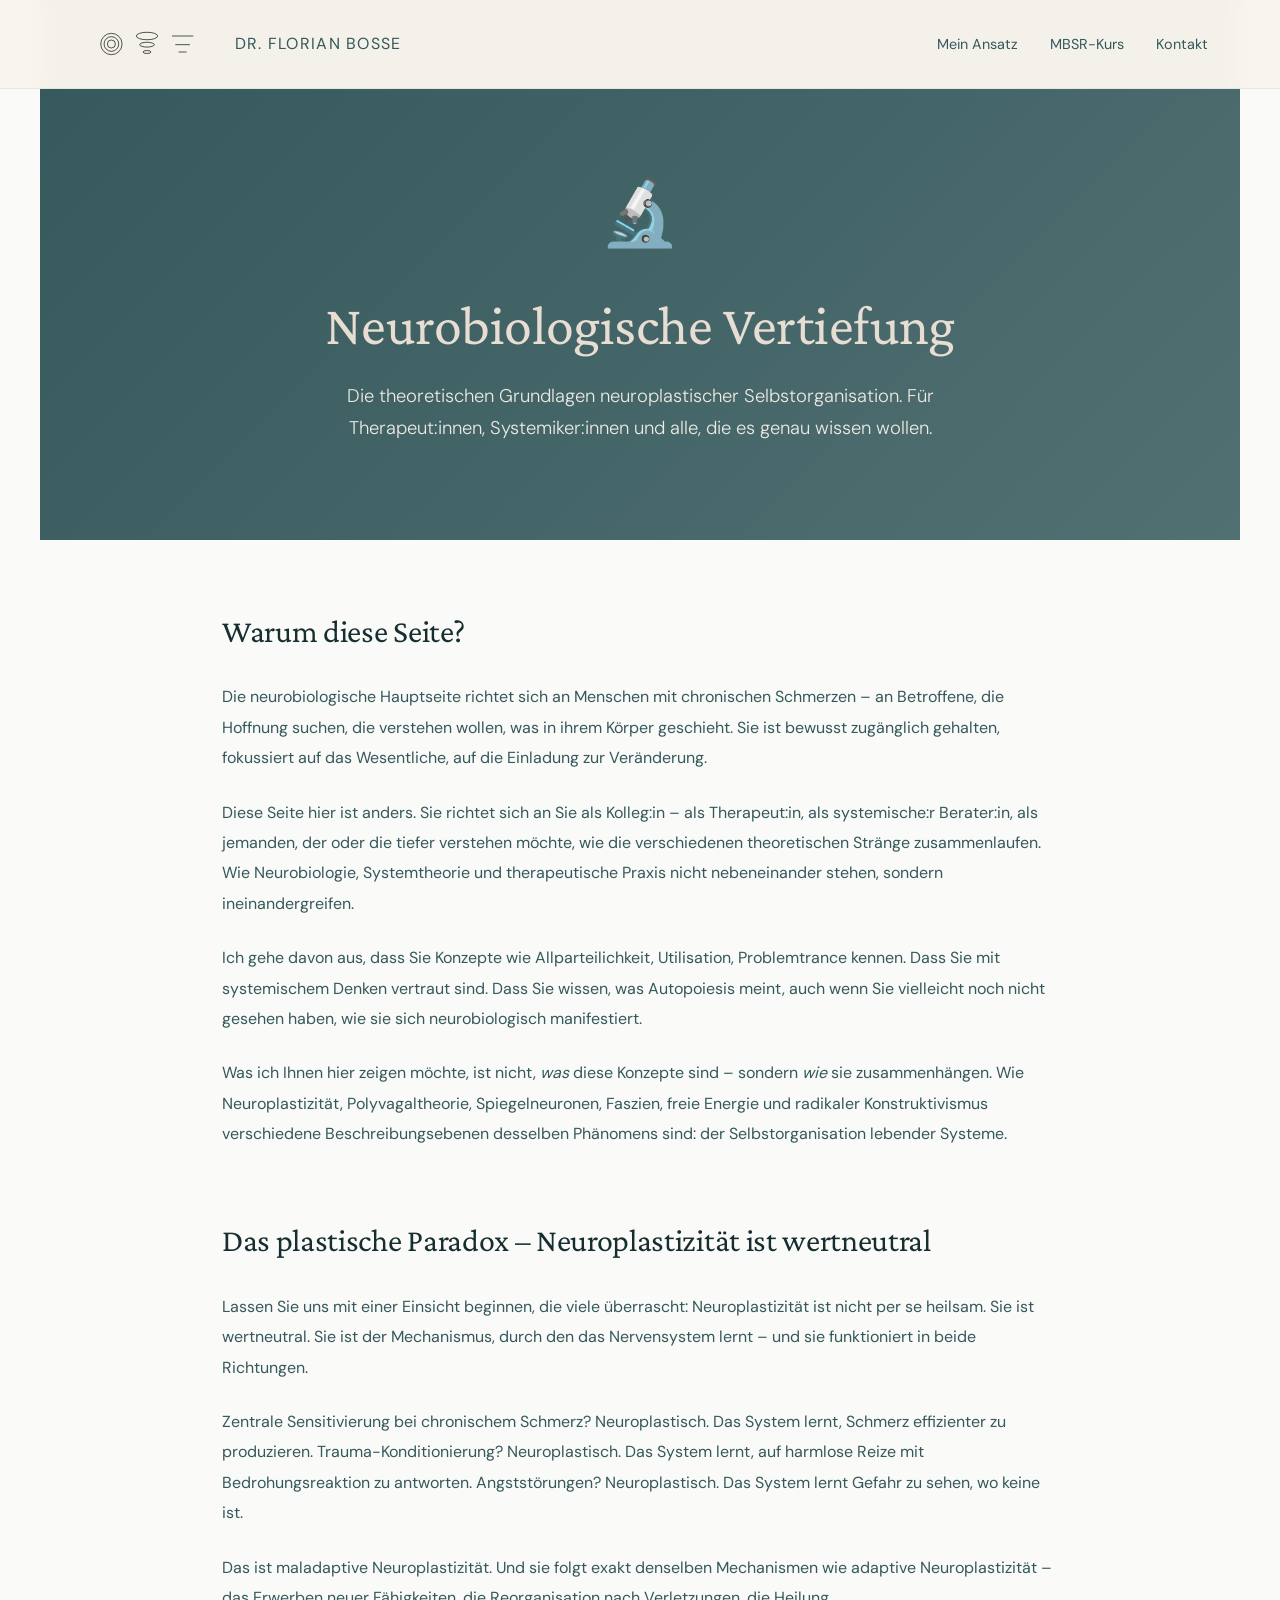
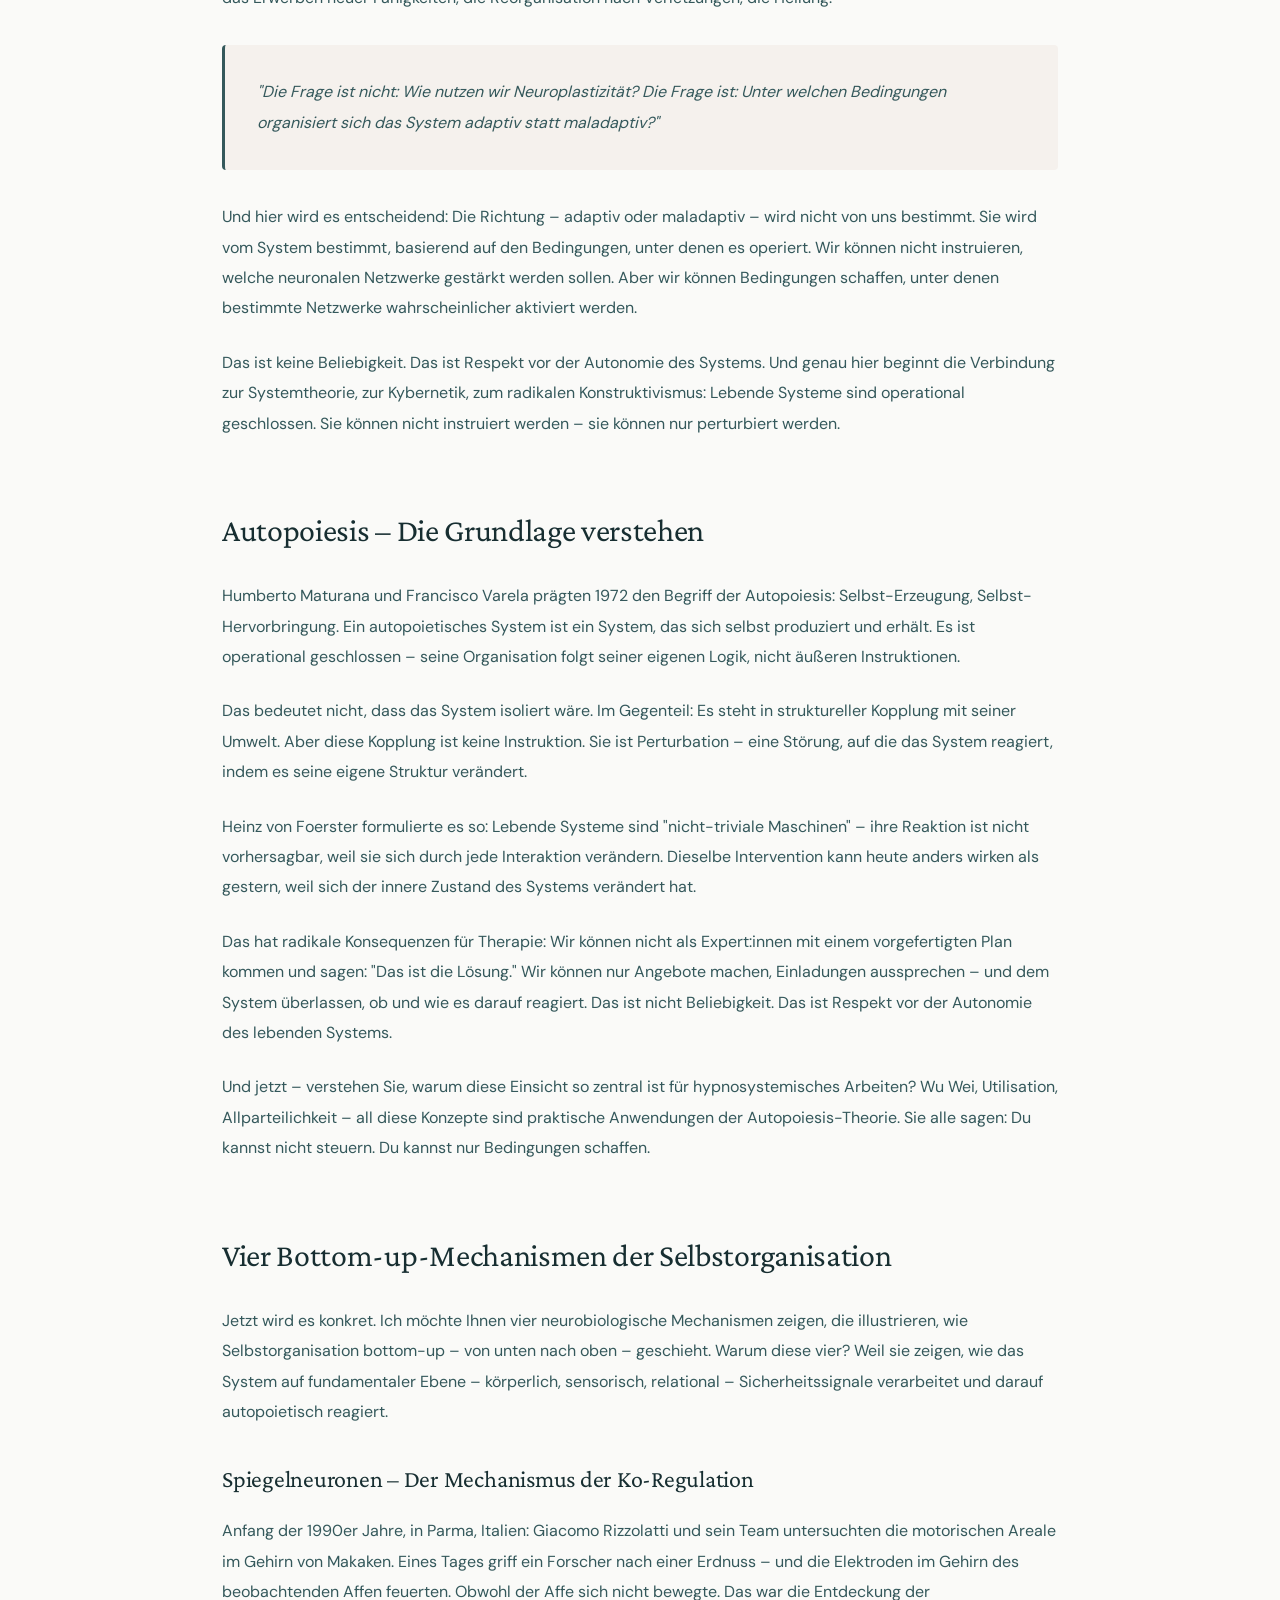
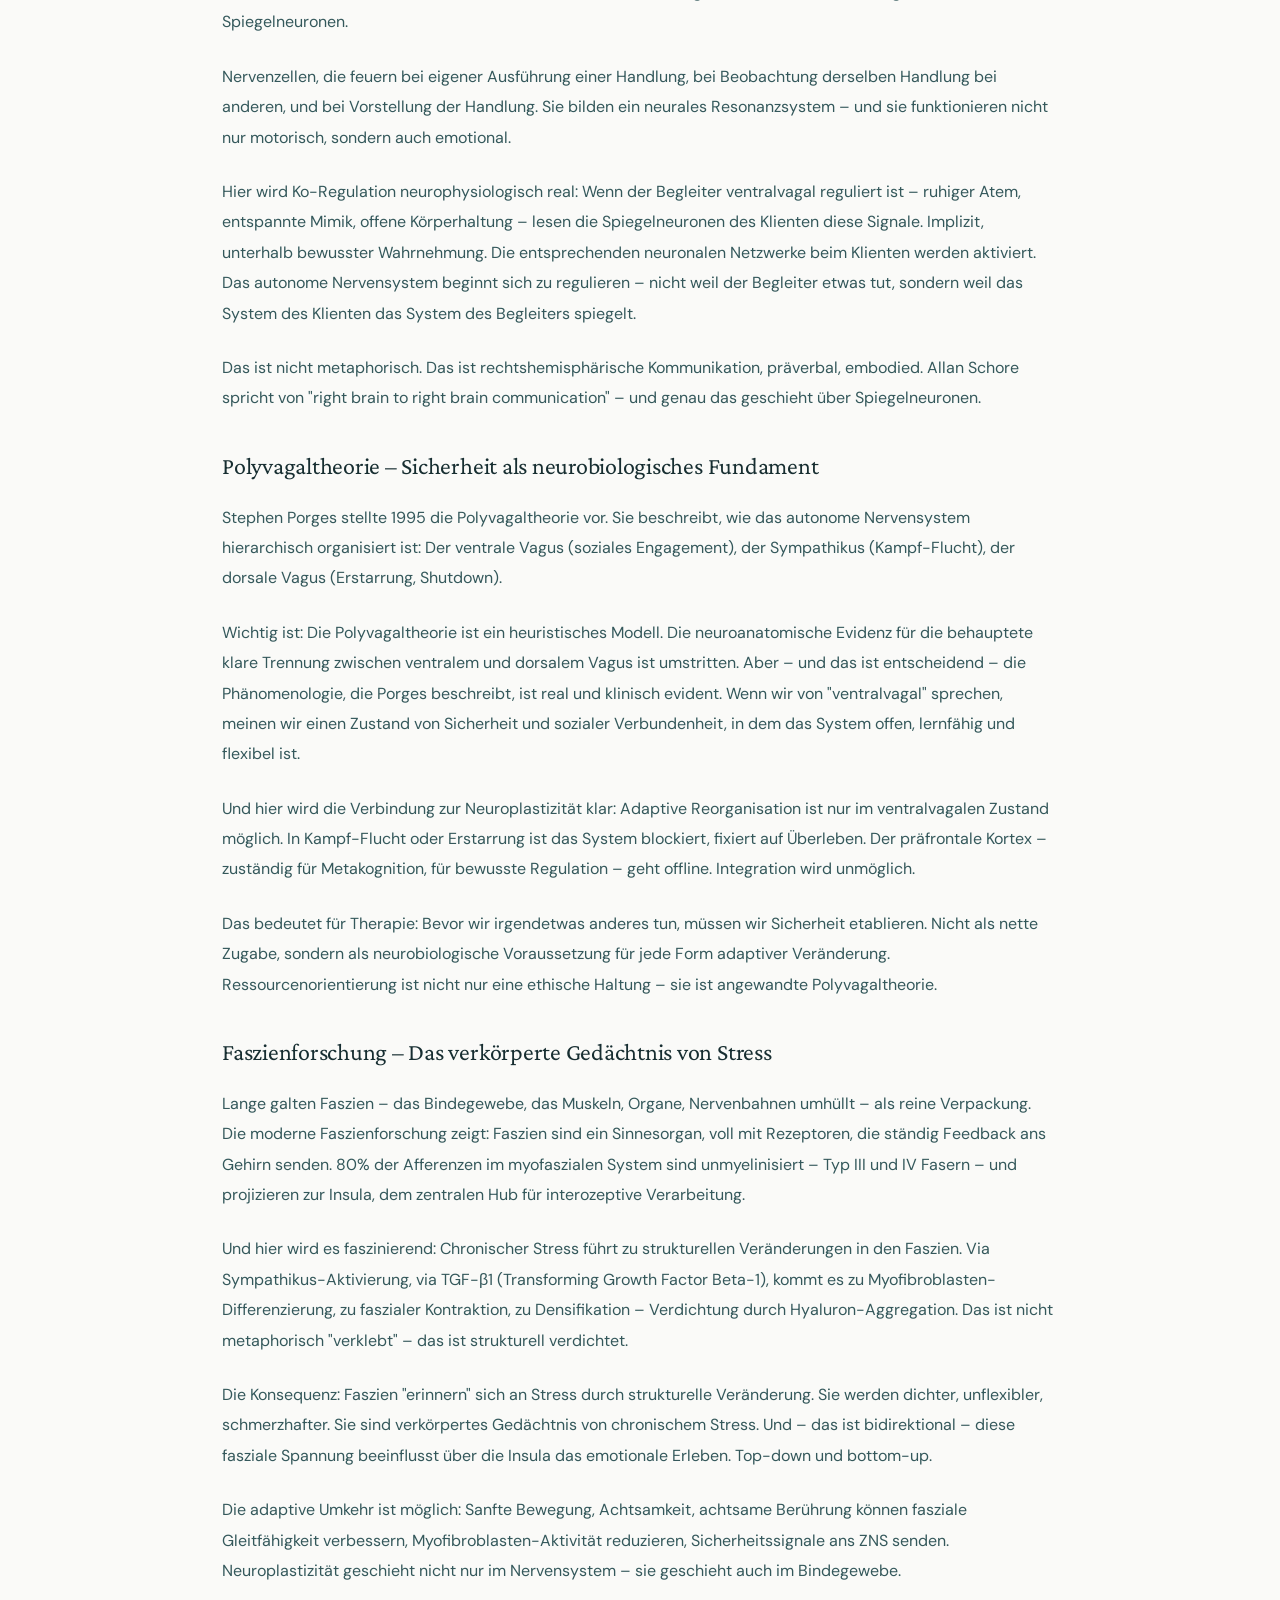
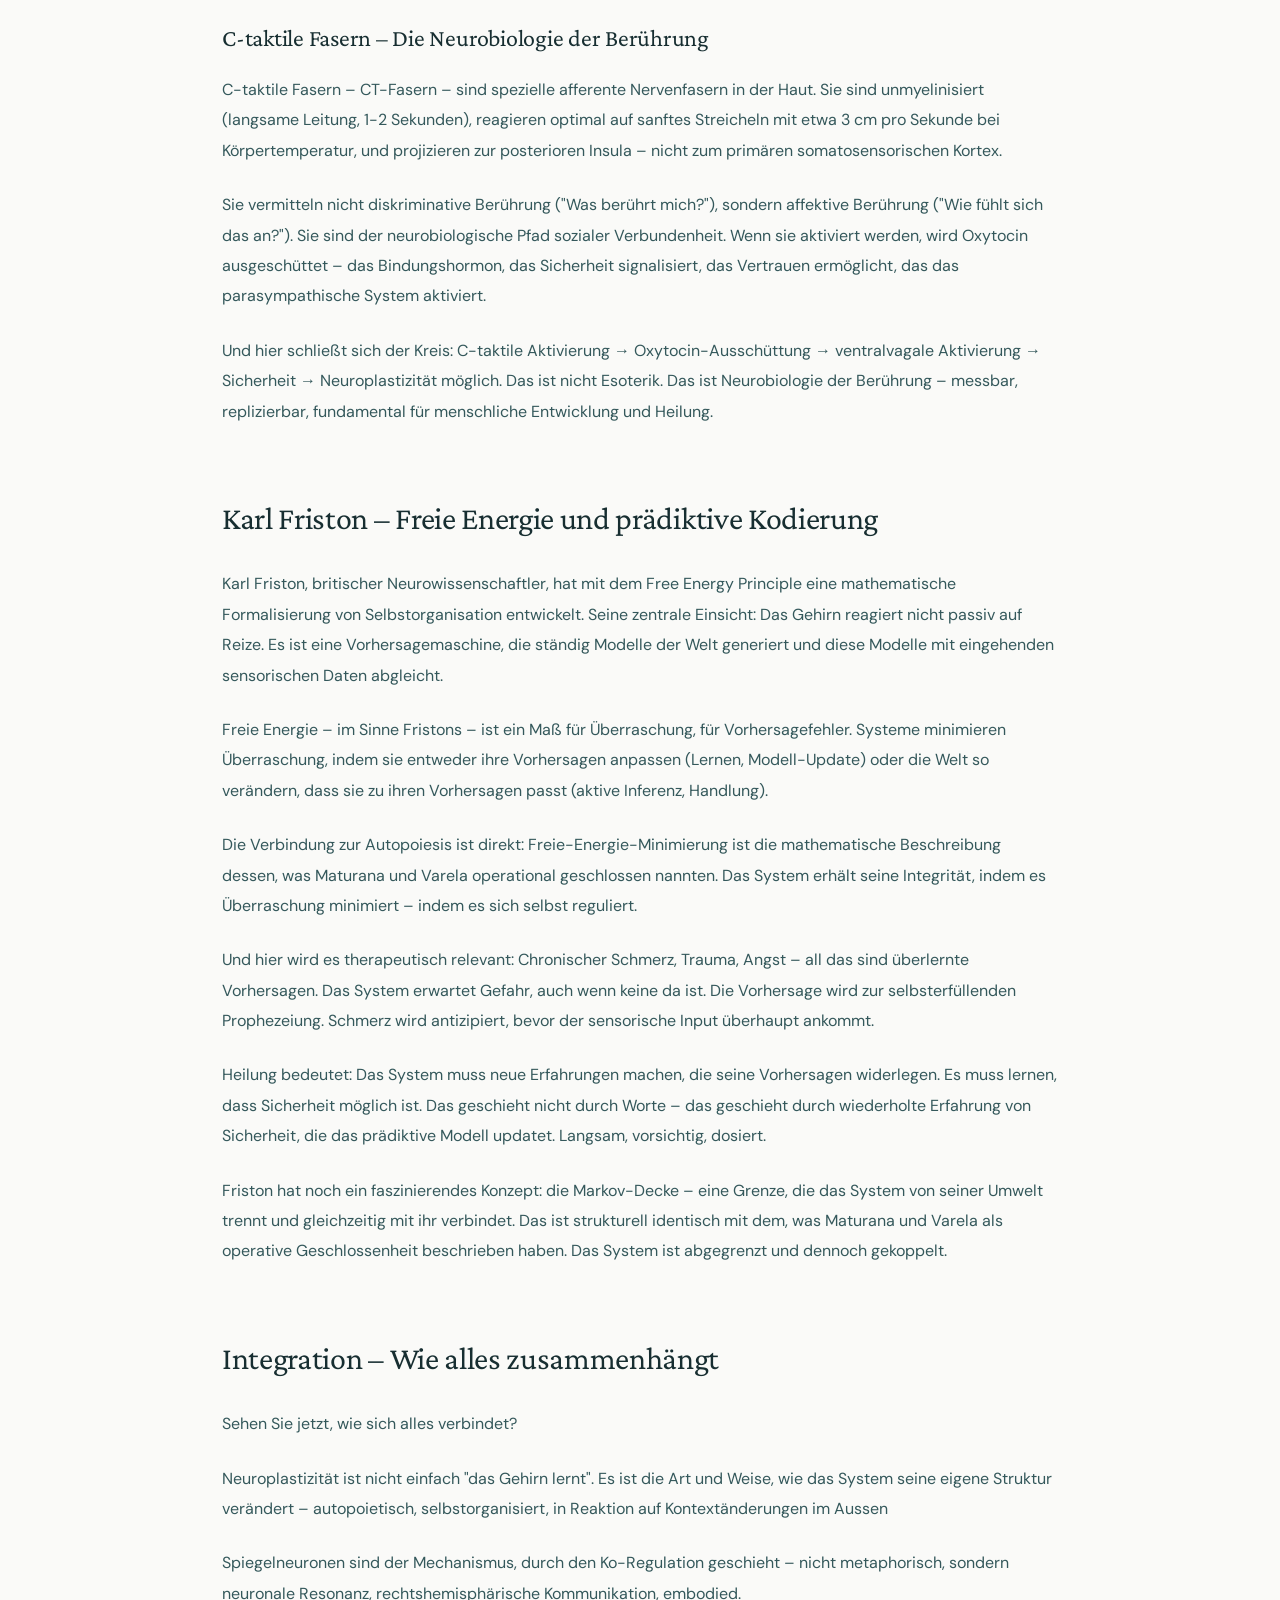
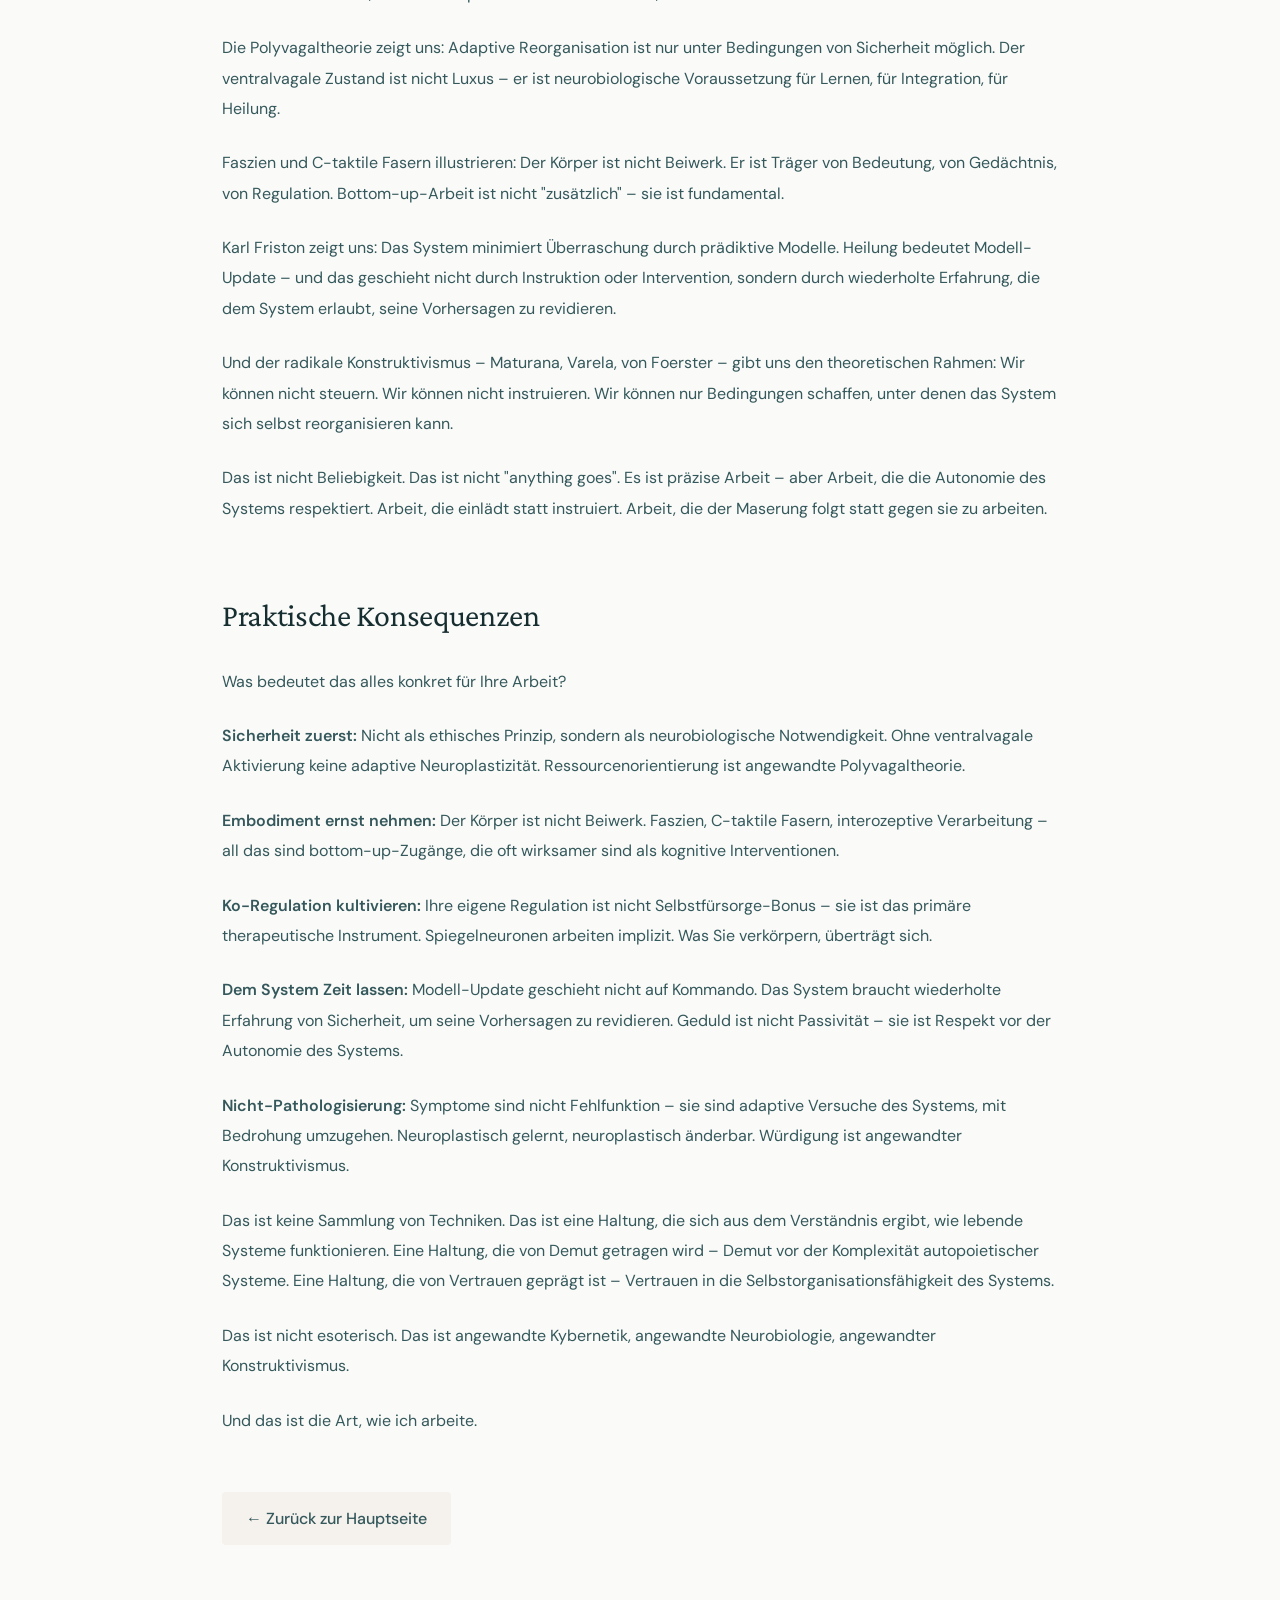
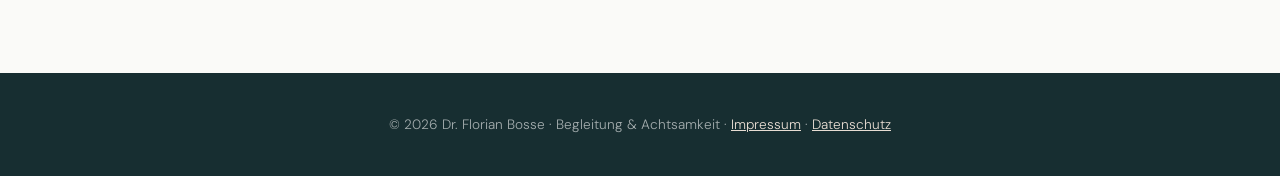
<file: neurobiologie-vertiefung.html>
<!DOCTYPE html>
<html lang="de">
<head>
    <meta charset="UTF-8">
    <meta name="viewport" content="width=device-width, initial-scale=1.0">
    
    <!-- SEO Meta Tags -->
    <title>Neurobiologische Vertiefung - Dr. Florian Bosse</title>
    <meta name="description" content="Neurobiologische Grundlagen neuroplastischer Selbstorganisation. Autopoiese, Polyvagaltheorie, Freie Energie nach Karl Friston. Für Therapeuten und Kolleg:innen.">
    <!-- Google Site Verification -->
    <meta name="google-site-verification" content="2ikfE-aLvrJ4-44RcKuoOutv7_RC3mczA9YnfP-s9ck" />
    <meta name="keywords" content="Autopoiese, Maturana, Varela, Polyvagaltheorie, Karl Friston, Neuroplastizität, Spiegelneuronen, Konstruktivismus">
    <meta name="author" content="Dr. Florian Bosse">
    <meta name="robots" content="index, follow">
    
    <link rel="stylesheet" href="fonts.css">
    <link rel="stylesheet" href="styles.css">
    
    <style>
        /* ===== UNTERSEITEN-SPEZIFISCHE STYLES ===== */
        
        /* Hero */
        .hero {
            min-height: 60vh;
            display: flex;
            align-items: center;
            justify-content: center;
            padding: 8rem 2rem 4rem;
            background: linear-gradient(135deg, var(--petrol) 0%, rgba(52, 88, 91, 0.85) 100%);
        }

        .hero-content {
            max-width: 800px;
            text-align: center;
        }

        .hero-icon {
            font-size: 4rem;
            margin-bottom: 1.5rem;
        }

        .hero h1 {
            font-size: clamp(2.5rem, 5vw, 3.5rem);
            line-height: 1.15;
            margin-bottom: 1.5rem;
            color: var(--cream);
        }

        .hero p {
            font-size: clamp(1rem, 2vw, 1.15rem);
            color: rgba(255, 248, 240, 0.9);
            max-width: 650px;
            margin: 0 auto;
            font-weight: 300;
        }

        /* Content */
        .content {
            max-width: 900px;
            margin: 0 auto;
            padding: 4rem 2rem;
        }

        .content-section {
            margin-bottom: 4rem;
        }

        .content-section h2 {
            font-size: 2rem;
            margin-bottom: 1.5rem;
            color: var(--text-primary);
        }

        .content-section h3 {
            font-size: 1.5rem;
            margin-bottom: 1rem;
            margin-top: 2rem;
            color: var(--text-primary);
        }

        .content-section p {
            margin-bottom: 1.5rem;
            color: var(--text-secondary);
            line-height: 1.9;
        }

        .highlight-box {
            background: var(--cream-light);
            padding: 2rem;
            border-left: 3px solid var(--petrol);
            border-radius: 4px;
            margin: 2rem 0;
        }

        .highlight-box p {
            margin-bottom: 0;
            font-style: italic;
        }

        .back-to-main {
            display: inline-block;
            background: var(--cream-light);
            color: var(--petrol);
            padding: 0.8rem 1.5rem;
            border-radius: 4px;
            text-decoration: none;
            font-weight: 500;
            transition: all 0.3s ease;
            margin-top: 2rem;
        }

        .back-to-main:hover {
            background: var(--petrol);
            color: var(--cream);
            transform: translateY(-2px);
        }
    
        /* === BURGER MENU & MOBILE NAVIGATION === */
        .burger-menu {
            display: none;
            flex-direction: column;
            gap: 6px;
            cursor: pointer;
            z-index: 1001;
        }

        .burger-menu span {
            width: 24px;
            height: 2px;
            background: var(--petrol);
            border-radius: 2px;
            transition: all 0.3s ease;
        }

        .burger-menu.active span:nth-child(1) {
            transform: rotate(45deg) translate(6px, 6px);
        }

        .burger-menu.active span:nth-child(2) {
            opacity: 0;
        }

        .burger-menu.active span:nth-child(3) {
            transform: rotate(-45deg) translate(6px, -6px);
        }

        /* Navigation Links */
        .nav-links {
            display: flex;
            gap: 2rem;
            list-style: none;
            margin: 0;
            padding: 0;
        }

        .nav-links li {
            margin: 0;
        }

        .nav-links a {
            color: var(--text-secondary);
            text-decoration: none;
            font-size: 0.9rem;
            font-weight: 400;
            transition: color 0.3s ease;
        }

        .nav-links a:hover {
            color: var(--petrol);
        }

        /* Mobile Navigation Overlay */
        .mobile-nav-overlay {
            display: none;
            position: fixed;
            top: 0;
            left: 0;
            width: 100%;
            height: 100%;
            background: rgba(0, 0, 0, 0.5);
            z-index: 999;
            opacity: 0;
            transition: opacity 0.3s ease;
        }

        .mobile-nav-overlay.active {
            display: block;
            opacity: 1;
        }

        /* Responsive Burger Menu */
        @media (max-width: 768px) {
            .burger-menu {
                display: flex;
            }
            
            .nav-links {
                position: fixed;
                right: -100%;
                top: 0;
                height: 100vh;
                width: 260px;
                background: var(--cream);
                flex-direction: column;
                padding: 6rem 2rem 2rem;
                gap: 0;
                box-shadow: -4px 0 20px rgba(0, 0, 0, 0.1);
                transition: right 0.3s ease;
                z-index: 1000;
            }
            
            .nav-links.active {
                right: 0;
            }
            
            .nav-links li {
                border-top: 1px solid rgba(52, 88, 91, 0.08);
                padding: 1.8rem 0;
            }
            
            .nav-links li:first-child {
                border-top: none;
                padding-top: 0;
            }
            
            .nav-links li:last-child {
                padding-bottom: 0;
            }
            
            .nav-links a {
                display: block;
                font-size: 1rem;
            }
        }
    </style>
</head>
<body>
    <!-- Navigation -->
    <nav>
        <div class="nav-container">
            <a href="index.html" class="logo"><img src="logo.svg" alt="Logo Perpspektive und Wahrheit" class="logo-image">Dr. Florian Bosse</a>
            
            <!-- Burger Menu Button -->
            <div class="burger-menu" id="burgerMenu">
                <span></span>
                <span></span>
                <span></span>
            </div>
            
            <ul class="nav-links" id="navLinks">
                <li><a href="index.html#ansatz">Mein Ansatz</a></li>
                <li><a href="mbsr-kurs.html">MBSR-Kurs</a></li>
                <li><a href="kontakt.html">Kontakt</a></li>
            </ul>
        </div>
    </nav>

    <!-- Mobile Navigation Overlay -->
    <div class="mobile-nav-overlay" id="mobileOverlay"></div>

    <!-- Hero Section -->
    <section class="hero">
        <div class="hero-content">
            <div class="hero-icon">🔬</div>
            <h1>Neurobiologische Vertiefung</h1>
            <p>Die theoretischen Grundlagen neuroplastischer Selbstorganisation. Für Therapeut:innen, Systemiker:innen und alle, die es genau wissen wollen.</p>
        </div>
    </section>

    <!-- Content -->
    <section class="content">
        <div class="content-section">
            <h2>Warum diese Seite?</h2>
            <p>Die neurobiologische Hauptseite richtet sich an Menschen mit chronischen Schmerzen – an Betroffene, die Hoffnung suchen, die verstehen wollen, was in ihrem Körper geschieht. Sie ist bewusst zugänglich gehalten, fokussiert auf das Wesentliche, auf die Einladung zur Veränderung.</p>
            
            <p>Diese Seite hier ist anders. Sie richtet sich an Sie als Kolleg:in – als Therapeut:in, als systemische:r Berater:in, als jemanden, der oder die tiefer verstehen möchte, wie die verschiedenen theoretischen Stränge zusammenlaufen. Wie Neurobiologie, Systemtheorie und therapeutische Praxis nicht nebeneinander stehen, sondern ineinandergreifen.</p>
            
            <p>Ich gehe davon aus, dass Sie Konzepte wie Allparteilichkeit, Utilisation, Problemtrance kennen. Dass Sie mit systemischem Denken vertraut sind. Dass Sie wissen, was Autopoiesis meint, auch wenn Sie vielleicht noch nicht gesehen haben, wie sie sich neurobiologisch manifestiert.</p>
            
            <p>Was ich Ihnen hier zeigen möchte, ist nicht, <em>was</em> diese Konzepte sind – sondern <em>wie</em> sie zusammenhängen. Wie Neuroplastizität, Polyvagaltheorie, Spiegelneuronen, Faszien, freie Energie und radikaler Konstruktivismus verschiedene Beschreibungsebenen desselben Phänomens sind: der Selbstorganisation lebender Systeme.</p>
        </div>

        <div class="content-section">
            <h2>Das plastische Paradox – Neuroplastizität ist wertneutral</h2>
            <p>Lassen Sie uns mit einer Einsicht beginnen, die viele überrascht: Neuroplastizität ist nicht per se heilsam. Sie ist wertneutral. Sie ist der Mechanismus, durch den das Nervensystem lernt – und sie funktioniert in beide Richtungen.</p>
            
            <p>Zentrale Sensitivierung bei chronischem Schmerz? Neuroplastisch. Das System lernt, Schmerz effizienter zu produzieren. Trauma-Konditionierung? Neuroplastisch. Das System lernt, auf harmlose Reize mit Bedrohungsreaktion zu antworten. Angststörungen? Neuroplastisch. Das System lernt Gefahr zu sehen, wo keine ist.</p>
            
            <p>Das ist maladaptive Neuroplastizität. Und sie folgt exakt denselben Mechanismen wie adaptive Neuroplastizität – das Erwerben neuer Fähigkeiten, die Reorganisation nach Verletzungen, die Heilung.</p>
            
            <div class="highlight-box">
                <p>"Die Frage ist nicht: Wie nutzen wir Neuroplastizität? Die Frage ist: Unter welchen Bedingungen organisiert sich das System adaptiv statt maladaptiv?"</p>
            </div>
            
            <p>Und hier wird es entscheidend: Die Richtung – adaptiv oder maladaptiv – wird nicht von uns bestimmt. Sie wird vom System bestimmt, basierend auf den Bedingungen, unter denen es operiert. Wir können nicht instruieren, welche neuronalen Netzwerke gestärkt werden sollen. Aber wir können Bedingungen schaffen, unter denen bestimmte Netzwerke wahrscheinlicher aktiviert werden.</p>
            
            <p>Das ist keine Beliebigkeit. Das ist Respekt vor der Autonomie des Systems. Und genau hier beginnt die Verbindung zur Systemtheorie, zur Kybernetik, zum radikalen Konstruktivismus: Lebende Systeme sind operational geschlossen. Sie können nicht instruiert werden – sie können nur perturbiert werden.</p>
        </div>

        <div class="content-section">
            <h2>Autopoiesis – Die Grundlage verstehen</h2>
            <p>Humberto Maturana und Francisco Varela prägten 1972 den Begriff der Autopoiesis: Selbst-Erzeugung, Selbst-Hervorbringung. Ein autopoietisches System ist ein System, das sich selbst produziert und erhält. Es ist operational geschlossen – seine Organisation folgt seiner eigenen Logik, nicht äußeren Instruktionen.</p>
            
            <p>Das bedeutet nicht, dass das System isoliert wäre. Im Gegenteil: Es steht in struktureller Kopplung mit seiner Umwelt. Aber diese Kopplung ist keine Instruktion. Sie ist Perturbation – eine Störung, auf die das System reagiert, indem es seine eigene Struktur verändert.</p>
            
            <p>Heinz von Foerster formulierte es so: Lebende Systeme sind "nicht-triviale Maschinen" – ihre Reaktion ist nicht vorhersagbar, weil sie sich durch jede Interaktion verändern. Dieselbe Intervention kann heute anders wirken als gestern, weil sich der innere Zustand des Systems verändert hat.</p>
            
            <p>Das hat radikale Konsequenzen für Therapie: Wir können nicht als Expert:innen mit einem vorgefertigten Plan kommen und sagen: "Das ist die Lösung." Wir können nur Angebote machen, Einladungen aussprechen – und dem System überlassen, ob und wie es darauf reagiert. Das ist nicht Beliebigkeit. Das ist Respekt vor der Autonomie des lebenden Systems.</p>
            
            <p>Und jetzt – verstehen Sie, warum diese Einsicht so zentral ist für hypnosystemisches Arbeiten? Wu Wei, Utilisation, Allparteilichkeit – all diese Konzepte sind praktische Anwendungen der Autopoiesis-Theorie. Sie alle sagen: Du kannst nicht steuern. Du kannst nur Bedingungen schaffen.</p>
        </div>

        <div class="content-section">
            <h2>Vier Bottom-up-Mechanismen der Selbstorganisation</h2>
            <p>Jetzt wird es konkret. Ich möchte Ihnen vier neurobiologische Mechanismen zeigen, die illustrieren, wie Selbstorganisation bottom-up – von unten nach oben – geschieht. Warum diese vier? Weil sie zeigen, wie das System auf fundamentaler Ebene – körperlich, sensorisch, relational – Sicherheitssignale verarbeitet und darauf autopoietisch reagiert.</p>
            
            <h3>Spiegelneuronen – Der Mechanismus der Ko-Regulation</h3>
            <p>Anfang der 1990er Jahre, in Parma, Italien: Giacomo Rizzolatti und sein Team untersuchten die motorischen Areale im Gehirn von Makaken. Eines Tages griff ein Forscher nach einer Erdnuss – und die Elektroden im Gehirn des beobachtenden Affen feuerten. Obwohl der Affe sich nicht bewegte. Das war die Entdeckung der Spiegelneuronen.</p>
            
            <p>Nervenzellen, die feuern bei eigener Ausführung einer Handlung, bei Beobachtung derselben Handlung bei anderen, und bei Vorstellung der Handlung. Sie bilden ein neurales Resonanzsystem – und sie funktionieren nicht nur motorisch, sondern auch emotional.</p>
            
            <p>Hier wird Ko-Regulation neurophysiologisch real: Wenn der Begleiter ventralvagal reguliert ist – ruhiger Atem, entspannte Mimik, offene Körperhaltung – lesen die Spiegelneuronen des Klienten diese Signale. Implizit, unterhalb bewusster Wahrnehmung. Die entsprechenden neuronalen Netzwerke beim Klienten werden aktiviert. Das autonome Nervensystem beginnt sich zu regulieren – nicht weil der Begleiter etwas tut, sondern weil das System des Klienten das System des Begleiters spiegelt.</p>
            
            <p>Das ist nicht metaphorisch. Das ist rechtshemisphärische Kommunikation, präverbal, embodied. Allan Schore spricht von "right brain to right brain communication" – und genau das geschieht über Spiegelneuronen.</p>
            
            <h3>Polyvagaltheorie – Sicherheit als neurobiologisches Fundament</h3>
            <p>Stephen Porges stellte 1995 die Polyvagaltheorie vor. Sie beschreibt, wie das autonome Nervensystem hierarchisch organisiert ist: Der ventrale Vagus (soziales Engagement), der Sympathikus (Kampf-Flucht), der dorsale Vagus (Erstarrung, Shutdown).</p>
            
            <p>Wichtig ist: Die Polyvagaltheorie ist ein heuristisches Modell. Die neuroanatomische Evidenz für die behauptete klare Trennung zwischen ventralem und dorsalem Vagus ist umstritten. Aber – und das ist entscheidend – die Phänomenologie, die Porges beschreibt, ist real und klinisch evident. Wenn wir von "ventralvagal" sprechen, meinen wir einen Zustand von Sicherheit und sozialer Verbundenheit, in dem das System offen, lernfähig und flexibel ist.</p>
            
            <p>Und hier wird die Verbindung zur Neuroplastizität klar: Adaptive Reorganisation ist nur im ventralvagalen Zustand möglich. In Kampf-Flucht oder Erstarrung ist das System blockiert, fixiert auf Überleben. Der präfrontale Kortex – zuständig für Metakognition, für bewusste Regulation – geht offline. Integration wird unmöglich.</p>
            
            <p>Das bedeutet für Therapie: Bevor wir irgendetwas anderes tun, müssen wir Sicherheit etablieren. Nicht als nette Zugabe, sondern als neurobiologische Voraussetzung für jede Form adaptiver Veränderung. Ressourcenorientierung ist nicht nur eine ethische Haltung – sie ist angewandte Polyvagaltheorie.</p>
            
            <h3>Faszienforschung – Das verkörperte Gedächtnis von Stress</h3>
            <p>Lange galten Faszien – das Bindegewebe, das Muskeln, Organe, Nervenbahnen umhüllt – als reine Verpackung. Die moderne Faszienforschung zeigt: Faszien sind ein Sinnesorgan, voll mit Rezeptoren, die ständig Feedback ans Gehirn senden. 80% der Afferenzen im myofaszialen System sind unmyelinisiert – Typ III und IV Fasern – und projizieren zur Insula, dem zentralen Hub für interozeptive Verarbeitung.</p>
            
            <p>Und hier wird es faszinierend: Chronischer Stress führt zu strukturellen Veränderungen in den Faszien. Via Sympathikus-Aktivierung, via TGF-β1 (Transforming Growth Factor Beta-1), kommt es zu Myofibroblasten-Differenzierung, zu faszialer Kontraktion, zu Densifikation – Verdichtung durch Hyaluron-Aggregation. Das ist nicht metaphorisch "verklebt" – das ist strukturell verdichtet.</p>
            
            <p>Die Konsequenz: Faszien "erinnern" sich an Stress durch strukturelle Veränderung. Sie werden dichter, unflexibler, schmerzhafter. Sie sind verkörpertes Gedächtnis von chronischem Stress. Und – das ist bidirektional – diese fasziale Spannung beeinflusst über die Insula das emotionale Erleben. Top-down und bottom-up.</p>
            
            <p>Die adaptive Umkehr ist möglich: Sanfte Bewegung, Achtsamkeit, achtsame Berührung können fasziale Gleitfähigkeit verbessern, Myofibroblasten-Aktivität reduzieren, Sicherheitssignale ans ZNS senden. Neuroplastizität geschieht nicht nur im Nervensystem – sie geschieht auch im Bindegewebe.</p>
            
            <h3>C-taktile Fasern – Die Neurobiologie der Berührung</h3>
            <p>C-taktile Fasern – CT-Fasern – sind spezielle afferente Nervenfasern in der Haut. Sie sind unmyelinisiert (langsame Leitung, 1-2 Sekunden), reagieren optimal auf sanftes Streicheln mit etwa 3 cm pro Sekunde bei Körpertemperatur, und projizieren zur posterioren Insula – nicht zum primären somatosensorischen Kortex.</p>
            
            <p>Sie vermitteln nicht diskriminative Berührung ("Was berührt mich?"), sondern affektive Berührung ("Wie fühlt sich das an?"). Sie sind der neurobiologische Pfad sozialer Verbundenheit. Wenn sie aktiviert werden, wird Oxytocin ausgeschüttet – das Bindungshormon, das Sicherheit signalisiert, das Vertrauen ermöglicht, das das parasympathische System aktiviert.</p>
            
            <p>Und hier schließt sich der Kreis: C-taktile Aktivierung → Oxytocin-Ausschüttung → ventralvagale Aktivierung → Sicherheit → Neuroplastizität möglich. Das ist nicht Esoterik. Das ist Neurobiologie der Berührung – messbar, replizierbar, fundamental für menschliche Entwicklung und Heilung.</p>
        </div>

        <div class="content-section">
            <h2>Karl Friston – Freie Energie und prädiktive Kodierung</h2>
            <p>Karl Friston, britischer Neurowissenschaftler, hat mit dem Free Energy Principle eine mathematische Formalisierung von Selbstorganisation entwickelt. Seine zentrale Einsicht: Das Gehirn reagiert nicht passiv auf Reize. Es ist eine Vorhersagemaschine, die ständig Modelle der Welt generiert und diese Modelle mit eingehenden sensorischen Daten abgleicht.</p>
            
            <p>Freie Energie – im Sinne Fristons – ist ein Maß für Überraschung, für Vorhersagefehler. Systeme minimieren Überraschung, indem sie entweder ihre Vorhersagen anpassen (Lernen, Modell-Update) oder die Welt so verändern, dass sie zu ihren Vorhersagen passt (aktive Inferenz, Handlung).</p>
            
            <p>Die Verbindung zur Autopoiesis ist direkt: Freie-Energie-Minimierung ist die mathematische Beschreibung dessen, was Maturana und Varela operational geschlossen nannten. Das System erhält seine Integrität, indem es Überraschung minimiert – indem es sich selbst reguliert.</p>
            
            <p>Und hier wird es therapeutisch relevant: Chronischer Schmerz, Trauma, Angst – all das sind überlernte Vorhersagen. Das System erwartet Gefahr, auch wenn keine da ist. Die Vorhersage wird zur selbsterfüllenden Prophezeiung. Schmerz wird antizipiert, bevor der sensorische Input überhaupt ankommt.</p>
            
            <p>Heilung bedeutet: Das System muss neue Erfahrungen machen, die seine Vorhersagen widerlegen. Es muss lernen, dass Sicherheit möglich ist. Das geschieht nicht durch Worte – das geschieht durch wiederholte Erfahrung von Sicherheit, die das prädiktive Modell updatet. Langsam, vorsichtig, dosiert.</p>
            
            <p>Friston hat noch ein faszinierendes Konzept: die Markov-Decke – eine Grenze, die das System von seiner Umwelt trennt und gleichzeitig mit ihr verbindet. Das ist strukturell identisch mit dem, was Maturana und Varela als operative Geschlossenheit beschrieben haben. Das System ist abgegrenzt und dennoch gekoppelt.</p>
        </div>

        <div class="content-section">
            <h2>Integration – Wie alles zusammenhängt</h2>
            <p>Sehen Sie jetzt, wie sich alles verbindet?</p>
            
            <p>Neuroplastizität ist nicht einfach "das Gehirn lernt". Es ist die Art und Weise, wie das System seine eigene Struktur verändert – autopoietisch, selbstorganisiert, in Reaktion auf Kontextänderungen im Aussen</p>
            
            <p>Spiegelneuronen sind der Mechanismus, durch den Ko-Regulation geschieht – nicht metaphorisch, sondern neuronale Resonanz, rechtshemisphärische Kommunikation, embodied.</p>
            
            <p>Die Polyvagaltheorie zeigt uns: Adaptive Reorganisation ist nur unter Bedingungen von Sicherheit möglich. Der ventralvagale Zustand ist nicht Luxus – er ist neurobiologische Voraussetzung für Lernen, für Integration, für Heilung.</p>
            
            <p>Faszien und C-taktile Fasern illustrieren: Der Körper ist nicht Beiwerk. Er ist Träger von Bedeutung, von Gedächtnis, von Regulation. Bottom-up-Arbeit ist nicht "zusätzlich" – sie ist fundamental.</p>
            
            <p>Karl Friston zeigt uns: Das System minimiert Überraschung durch prädiktive Modelle. Heilung bedeutet Modell-Update – und das geschieht nicht durch Instruktion oder Intervention, sondern durch wiederholte Erfahrung, die dem System erlaubt, seine Vorhersagen zu revidieren.</p>
            
            <p>Und der radikale Konstruktivismus – Maturana, Varela, von Foerster – gibt uns den theoretischen Rahmen: Wir können nicht steuern. Wir können nicht instruieren. Wir können nur Bedingungen schaffen, unter denen das System sich selbst reorganisieren kann.</p>
            
            <p>Das ist nicht Beliebigkeit. Das ist nicht "anything goes". Es ist präzise Arbeit – aber Arbeit, die die Autonomie des Systems respektiert. Arbeit, die einlädt statt instruiert. Arbeit, die der Maserung folgt statt gegen sie zu arbeiten.</p>
        </div>

        <div class="content-section">
            <h2>Praktische Konsequenzen</h2>
            <p>Was bedeutet das alles konkret für Ihre Arbeit?</p>
            
            <p><strong>Sicherheit zuerst:</strong> Nicht als ethisches Prinzip, sondern als neurobiologische Notwendigkeit. Ohne ventralvagale Aktivierung keine adaptive Neuroplastizität. Ressourcenorientierung ist angewandte Polyvagaltheorie.</p>
            
            <p><strong>Embodiment ernst nehmen:</strong> Der Körper ist nicht Beiwerk. Faszien, C-taktile Fasern, interozeptive Verarbeitung – all das sind bottom-up-Zugänge, die oft wirksamer sind als kognitive Interventionen.</p>
            
            <p><strong>Ko-Regulation kultivieren:</strong> Ihre eigene Regulation ist nicht Selbstfürsorge-Bonus – sie ist das primäre therapeutische Instrument. Spiegelneuronen arbeiten implizit. Was Sie verkörpern, überträgt sich.</p>
            
            <p><strong>Dem System Zeit lassen:</strong> Modell-Update geschieht nicht auf Kommando. Das System braucht wiederholte Erfahrung von Sicherheit, um seine Vorhersagen zu revidieren. Geduld ist nicht Passivität – sie ist Respekt vor der Autonomie des Systems.</p>
            
            <p><strong>Nicht-Pathologisierung:</strong> Symptome sind nicht Fehlfunktion – sie sind adaptive Versuche des Systems, mit Bedrohung umzugehen. Neuroplastisch gelernt, neuroplastisch änderbar. Würdigung ist angewandter Konstruktivismus.</p>
            
            <p>Das ist keine Sammlung von Techniken. Das ist eine Haltung, die sich aus dem Verständnis ergibt, wie lebende Systeme funktionieren. Eine Haltung, die von Demut getragen wird – Demut vor der Komplexität autopoietischer Systeme. Eine Haltung, die von Vertrauen geprägt ist – Vertrauen in die Selbstorganisationsfähigkeit des Systems.</p>
            
            <p>Das ist nicht esoterisch. Das ist angewandte Kybernetik, angewandte Neurobiologie, angewandter Konstruktivismus.</p>
            
            <p>Und das ist die Art, wie ich arbeite.</p>
            
            <a href="neurobiologie.html" class="back-to-main">← Zurück zur Hauptseite</a>
        </div>
    </section>

    <!-- Footer -->
    <footer>
        <p>&copy; 2026 Dr. Florian Bosse · Begleitung & Achtsamkeit · <a href="impressum.html" style="color: var(--cream); text-decoration: underline;">Impressum</a> · <a href="datenschutz.html" style="color: var(--cream); text-decoration: underline;">Datenschutz</a></p>
    </footer>

    <script>
    // Burger Menu Toggle
    const burgerMenu = document.getElementById('burgerMenu');
    const navLinks = document.getElementById('navLinks');
    const mobileOverlay = document.getElementById('mobileOverlay');

    if (burgerMenu && navLinks) {
        burgerMenu.addEventListener('click', () => {
            navLinks.classList.toggle('active');
            burgerMenu.classList.toggle('active');
            if (mobileOverlay) {
                mobileOverlay.classList.toggle('active');
            }
        });
        
        // Close menu when clicking overlay
        if (mobileOverlay) {
            mobileOverlay.addEventListener('click', () => {
                navLinks.classList.remove('active');
                burgerMenu.classList.remove('active');
                mobileOverlay.classList.remove('active');
            });
        }
        
        // Close menu when clicking a link
        document.querySelectorAll('.nav-links a').forEach(link => {
            link.addEventListener('click', () => {
                navLinks.classList.remove('active');
                burgerMenu.classList.remove('active');
                if (mobileOverlay) {
                    mobileOverlay.classList.remove('active');
                }
            });
        });
    }
    </script>
</body>
</html>
</file>
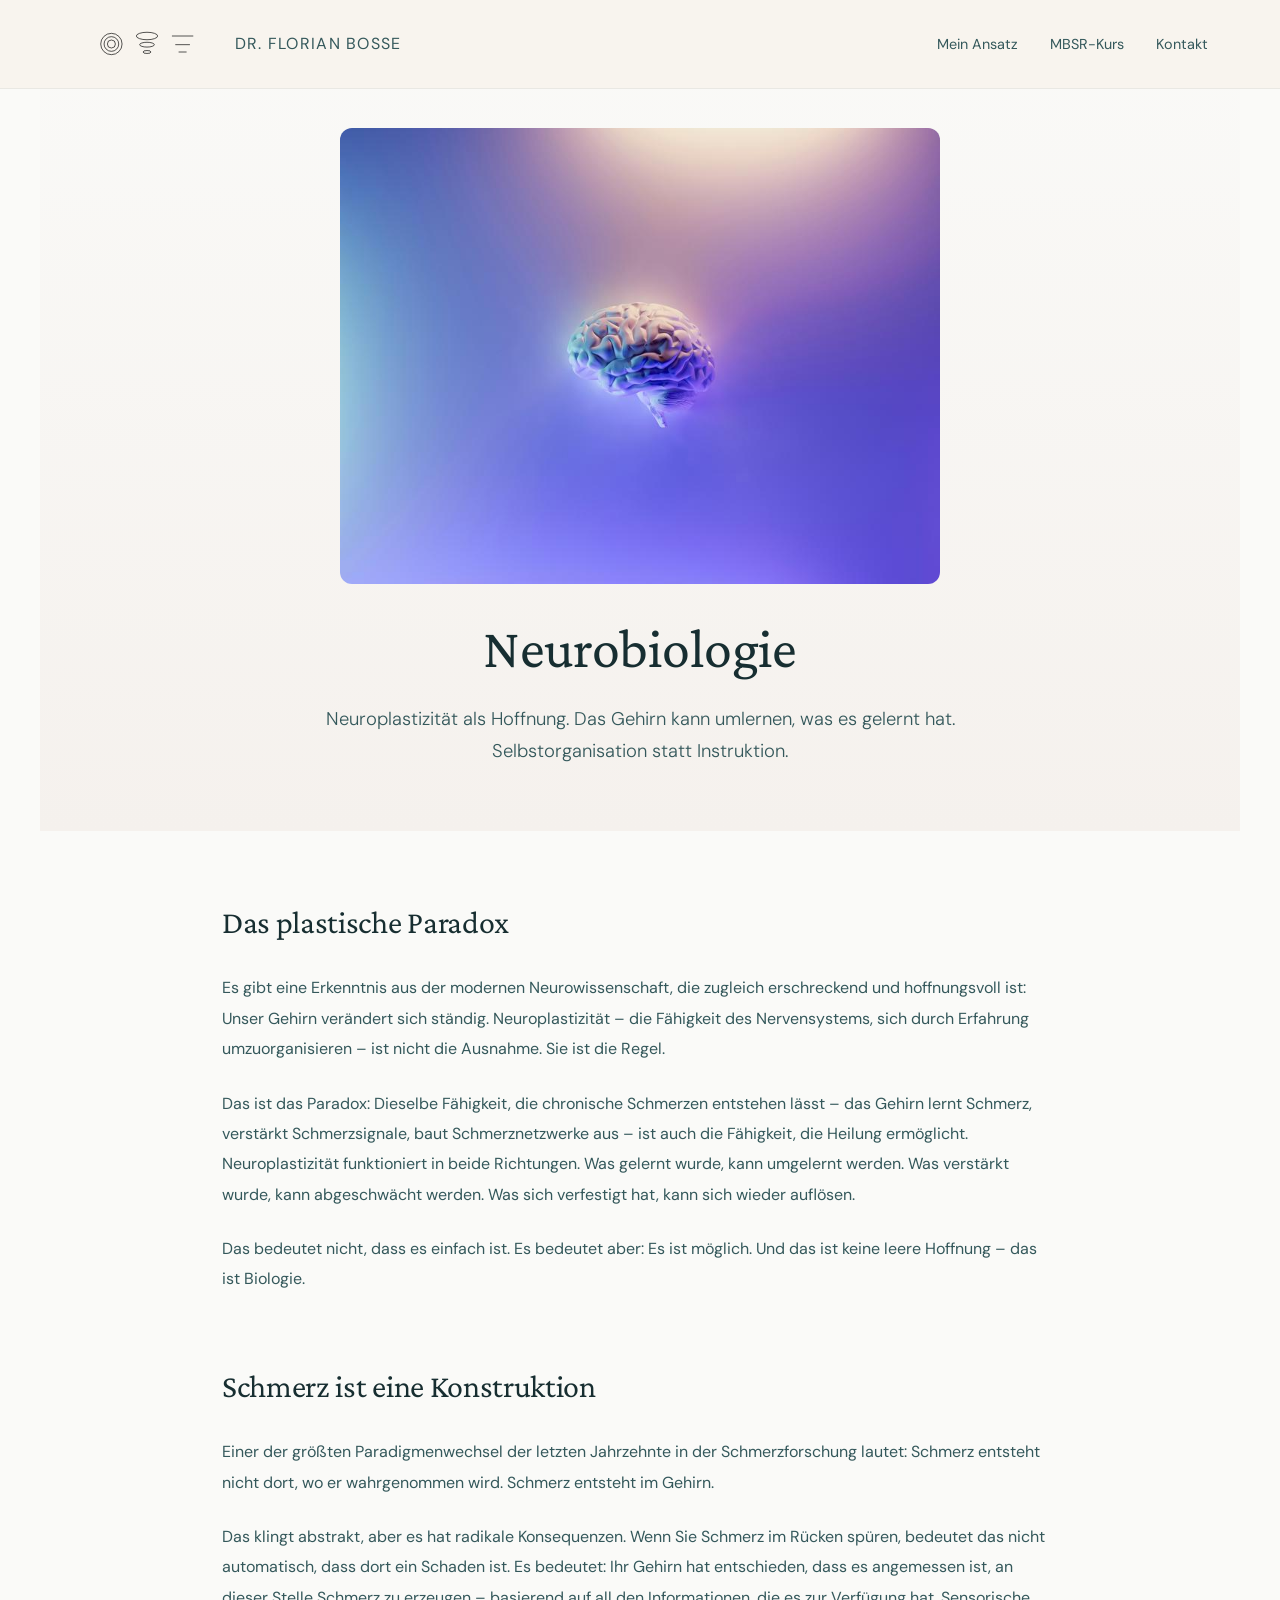
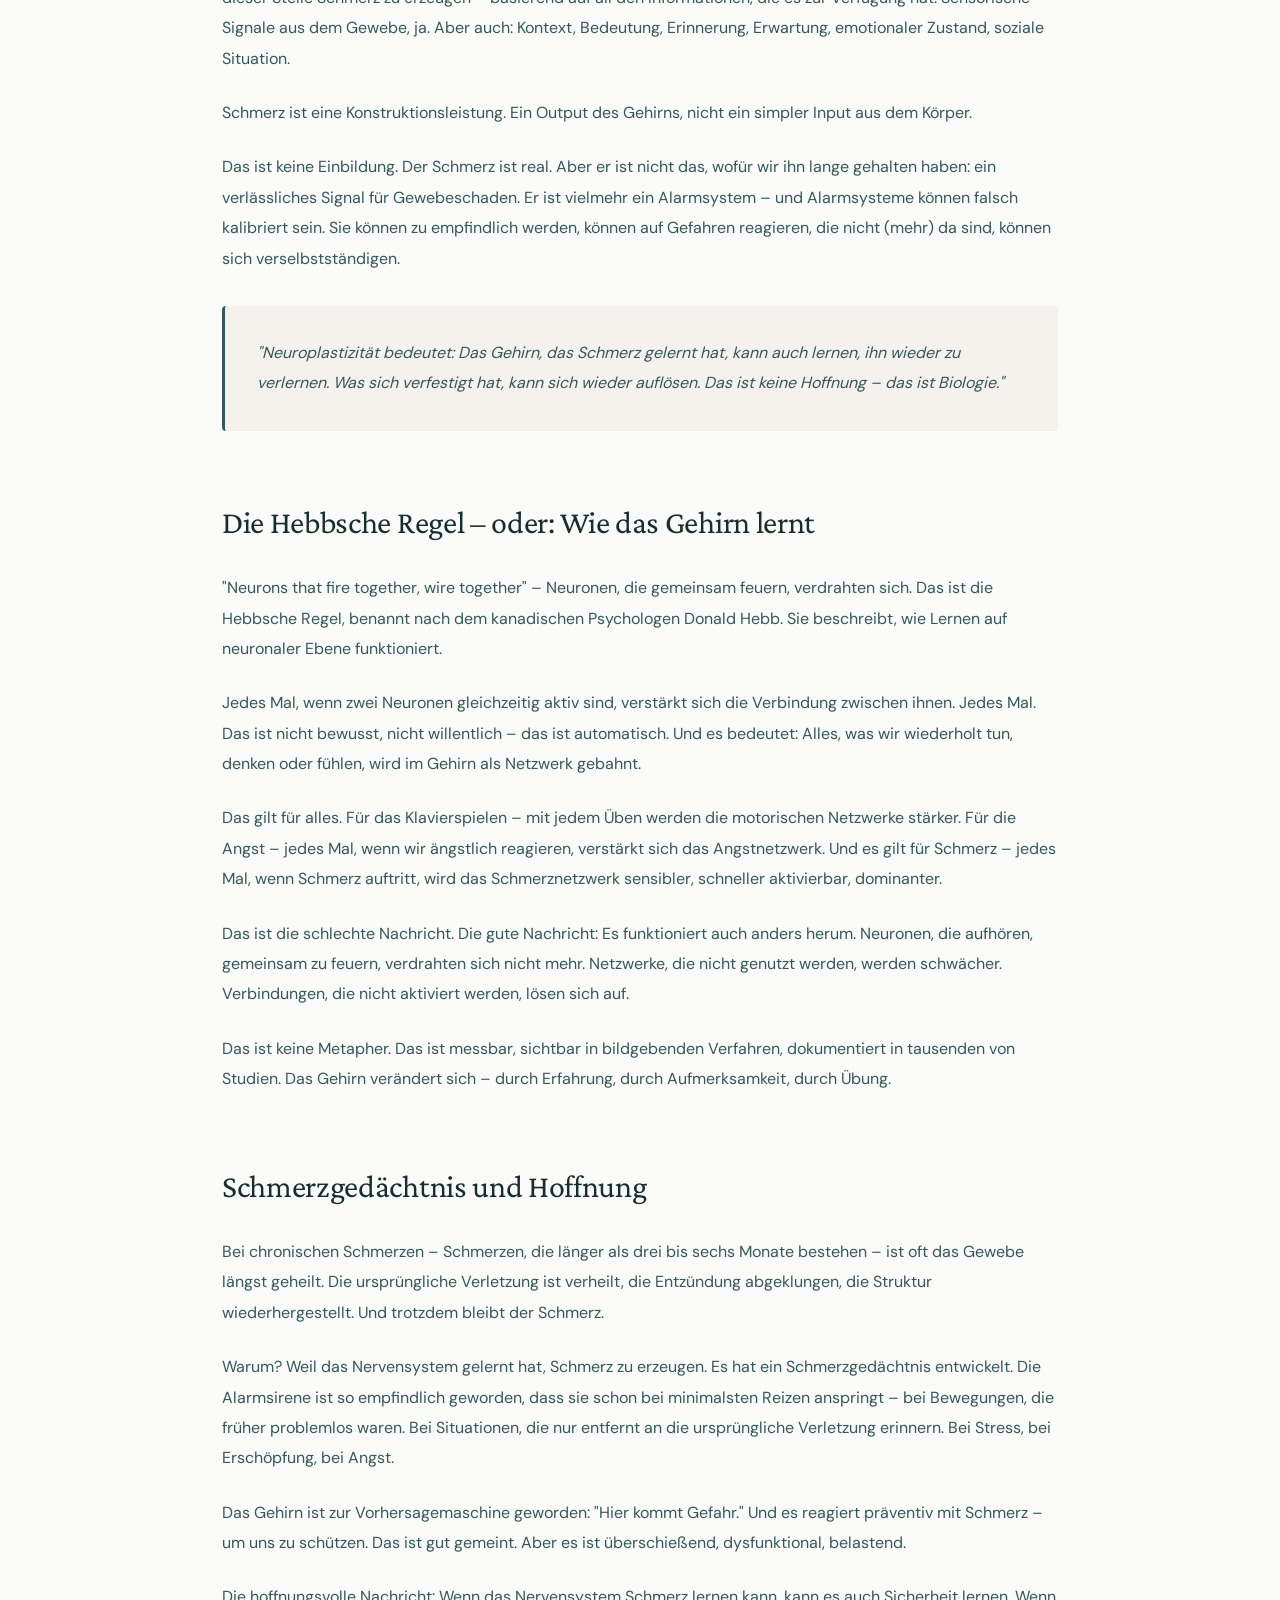
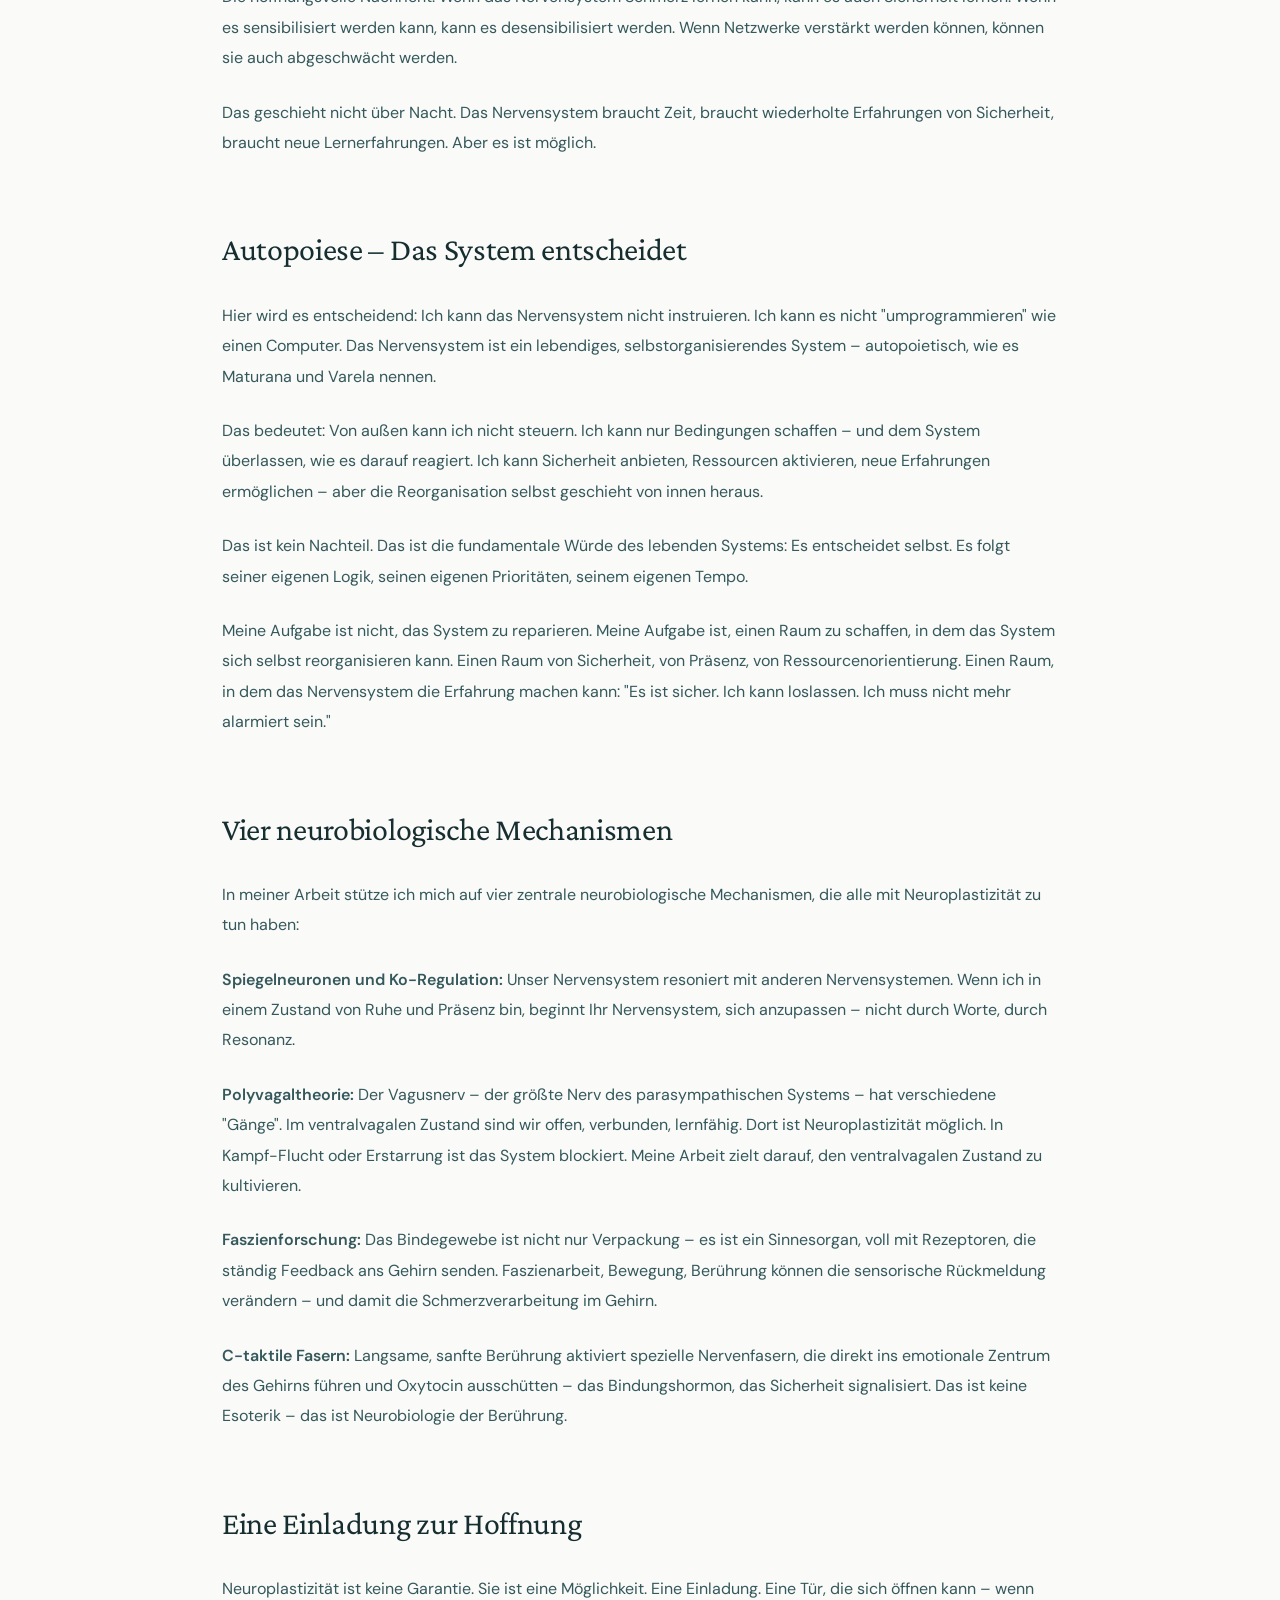
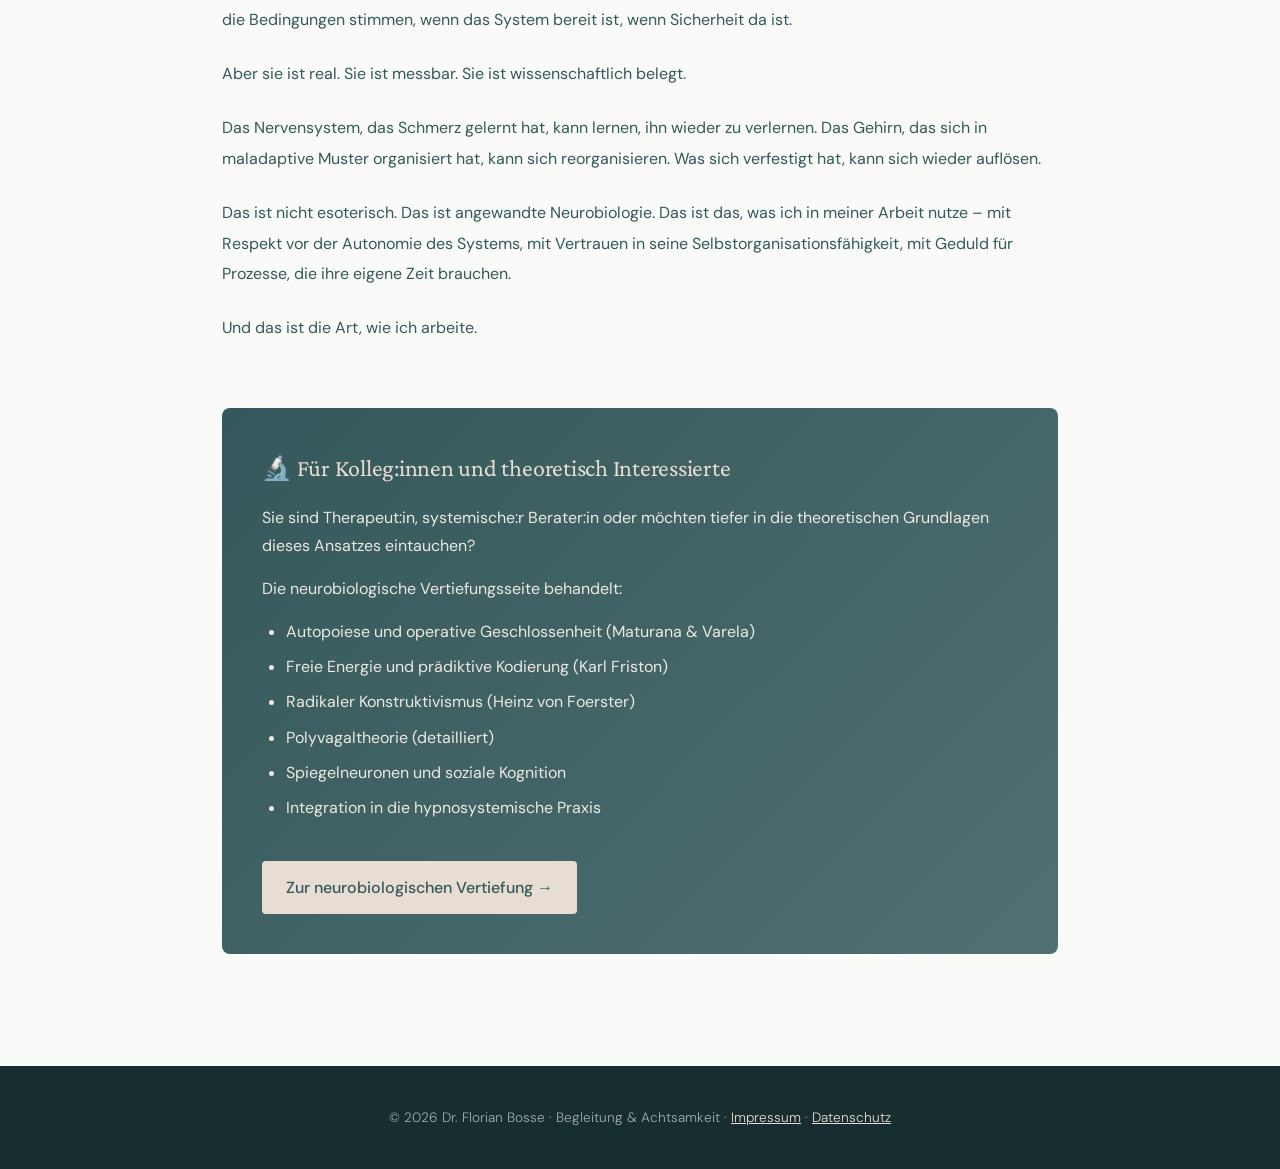
<file: neurobiologie.html>
<!DOCTYPE html>
<html lang="de">
<head>
    <meta charset="UTF-8">
    <meta name="viewport" content="width=device-width, initial-scale=1.0">
    
    <!-- SEO Meta Tags -->
    <title>Neuroplastizität - Dr. Florian Bosse Göttingen</title>
    <meta name="description" content="Neurobiologisch fundierte Schmerztherapie. Neuroplastizität, Autopoiese, radikaler Konstruktivismus. Wie das Gehirn Schmerz verändert.">
    <!-- Google Site Verification -->
    <meta name="google-site-verification" content="2ikfE-aLvrJ4-44RcKuoOutv7_RC3mczA9YnfP-s9ck" />
    <meta name="keywords" content="Neuroplastizität, Neurobiologie, Schmerzgedächtnis, Autopoiese, Gehirn, chronische Schmerzen">
    <meta name="author" content="Dr. Florian Bosse">
    <meta name="robots" content="index, follow">
    
    <link rel="stylesheet" href="fonts.css">
    <link rel="stylesheet" href="styles.css">
    
    <style>
        /* ===== UNTERSEITEN-SPEZIFISCHE STYLES ===== */
        
        /* Hero */
        .hero {
            min-height: 60vh;
            display: flex;
            align-items: center;
            justify-content: center;
            padding: 8rem 2rem 4rem;
            background: linear-gradient(to bottom, var(--off-white) 0%, var(--cream-light) 100%);
        }

        .hero-content {
            max-width: 800px;
            text-align: center;
        }

        .hero-icon {
            font-size: 4rem;
            margin-bottom: 1.5rem;
        }

        .hero h1 {
            font-size: clamp(2.5rem, 5vw, 3.5rem);
            line-height: 1.15;
            margin-bottom: 1.5rem;
            color: var(--text-primary);
        }

        .hero p {
            font-size: clamp(1rem, 2vw, 1.15rem);
            color: var(--text-secondary);
            max-width: 650px;
            margin: 0 auto;
            font-weight: 300;
        }

        /* Content */
        .content {
            max-width: 900px;
            margin: 0 auto;
            padding: 4rem 2rem;
        }

        .content-section {
            margin-bottom: 4rem;
        }

        .content-section h2 {
            font-size: 2rem;
            margin-bottom: 1.5rem;
            color: var(--text-primary);
        }

        .content-section h3 {
            font-size: 1.5rem;
            margin-bottom: 1rem;
            margin-top: 2rem;
            color: var(--text-primary);
        }

        .content-section p {
            margin-bottom: 1.5rem;
            color: var(--text-secondary);
            line-height: 1.9;
        }

        .highlight-box {
            background: var(--cream-light);
            padding: 2rem;
            border-left: 3px solid var(--petrol);
            border-radius: 4px;
            margin: 2rem 0;
        }

        .highlight-box p {
            margin-bottom: 0;
            font-style: italic;
        }

        /* Professional Callout Box */
        .professional-callout {
            background: linear-gradient(135deg, var(--petrol) 0%, rgba(52, 88, 91, 0.85) 100%);
            color: var(--cream);
            padding: 2.5rem;
            border-radius: 8px;
            margin: 3rem 0;
        }

        .professional-callout h3 {
            color: var(--cream);
            margin-top: 0;
            margin-bottom: 1rem;
            font-size: 1.5rem;
        }

        .professional-callout p {
            color: rgba(255, 248, 240, 0.9);
            margin-bottom: 1rem;
        }

        .professional-callout ul {
            color: rgba(255, 248, 240, 0.9);
            margin: 1rem 0 1.5rem 1.5rem;
        }

        .professional-callout li {
            margin-bottom: 0.5rem;
        }

        .professional-callout a {
            display: inline-block;
            background: var(--cream);
            color: var(--petrol);
            padding: 0.8rem 1.5rem;
            border-radius: 4px;
            text-decoration: none;
            font-weight: 500;
            transition: all 0.3s ease;
            margin-top: 1rem;
        }

        .professional-callout a:hover {
            background: var(--off-white);
            transform: translateY(-2px);
        }
    
        /* === BURGER MENU & MOBILE NAVIGATION === */
        .burger-menu {
            display: none;
            flex-direction: column;
            gap: 6px;
            cursor: pointer;
            z-index: 1001;
        }

        .burger-menu span {
            width: 24px;
            height: 2px;
            background: var(--petrol);
            border-radius: 2px;
            transition: all 0.3s ease;
        }

        .burger-menu.active span:nth-child(1) {
            transform: rotate(45deg) translate(6px, 6px);
        }

        .burger-menu.active span:nth-child(2) {
            opacity: 0;
        }

        .burger-menu.active span:nth-child(3) {
            transform: rotate(-45deg) translate(6px, -6px);
        }

        /* Navigation Links */
        .nav-links {
            display: flex;
            gap: 2rem;
            list-style: none;
            margin: 0;
            padding: 0;
        }

        .nav-links li {
            margin: 0;
        }

        .nav-links a {
            color: var(--text-secondary);
            text-decoration: none;
            font-size: 0.9rem;
            font-weight: 400;
            transition: color 0.3s ease;
        }

        .nav-links a:hover {
            color: var(--petrol);
        }

        /* Mobile Navigation Overlay */
        .mobile-nav-overlay {
            display: none;
            position: fixed;
            top: 0;
            left: 0;
            width: 100%;
            height: 100%;
            background: rgba(0, 0, 0, 0.5);
            z-index: 999;
            opacity: 0;
            transition: opacity 0.3s ease;
        }

        .mobile-nav-overlay.active {
            display: block;
            opacity: 1;
        }

        /* Responsive Burger Menu */
        @media (max-width: 768px) {
            .burger-menu {
                display: flex;
            }
            
            .nav-links {
                position: fixed;
                right: -100%;
                top: 0;
                height: 100vh;
                width: 260px;
                background: var(--cream);
                flex-direction: column;
                padding: 6rem 2rem 2rem;
                gap: 0;
                box-shadow: -4px 0 20px rgba(0, 0, 0, 0.1);
                transition: right 0.3s ease;
                z-index: 1000;
            }
            
            .nav-links.active {
                right: 0;
            }
            
            .nav-links li {
                border-top: 1px solid rgba(52, 88, 91, 0.08);
                padding: 1.8rem 0;
            }
            
            .nav-links li:first-child {
                border-top: none;
                padding-top: 0;
            }
            
            .nav-links li:last-child {
                padding-bottom: 0;
            }
            
            .nav-links a {
                display: block;
                font-size: 1rem;
            }
        }
    </style>
</head>
<body>
    <!-- Navigation -->
    <nav>
        <div class="nav-container">
            <a href="index.html" class="logo"><img src="logo.svg" alt="Logo Perpspektive und Wahrheit" class="logo-image">Dr. Florian Bosse</a>
            
            <!-- Burger Menu Button -->
            <div class="burger-menu" id="burgerMenu">
                <span></span>
                <span></span>
                <span></span>
            </div>
            
            <ul class="nav-links" id="navLinks">
                <li><a href="index.html#ansatz">Mein Ansatz</a></li>
                <li><a href="mbsr-kurs.html">MBSR-Kurs</a></li>
                <li><a href="kontakt.html">Kontakt</a></li>
            </ul>
        </div>
    </nav>

    <!-- Mobile Navigation Overlay -->
    <div class="mobile-nav-overlay" id="mobileOverlay"></div>

    <!-- Hero Section -->
    <section class="hero">
        <div class="hero-content">
            <img src="bilder/Gehirn.jpg" 
                 alt="Neurobiologisch fundierte Therapie - Neuroplastizität" 
                 class="approach-photo">
            <h1>Neurobiologie</h1>
            <p>Neuroplastizität als Hoffnung. Das Gehirn kann umlernen, was es gelernt hat. Selbstorganisation statt Instruktion.</p>
        </div>
    </section>

    <!-- Content -->
    <section class="content">
        <div class="content-section">
            <h2>Das plastische Paradox</h2>
            <p>Es gibt eine Erkenntnis aus der modernen Neurowissenschaft, die zugleich erschreckend und hoffnungsvoll ist: Unser Gehirn verändert sich ständig. Neuroplastizität – die Fähigkeit des Nervensystems, sich durch Erfahrung umzuorganisieren – ist nicht die Ausnahme. Sie ist die Regel.</p>
            
            <p>Das ist das Paradox: Dieselbe Fähigkeit, die chronische Schmerzen entstehen lässt – das Gehirn lernt Schmerz, verstärkt Schmerzsignale, baut Schmerznetzwerke aus – ist auch die Fähigkeit, die Heilung ermöglicht. Neuroplastizität funktioniert in beide Richtungen. Was gelernt wurde, kann umgelernt werden. Was verstärkt wurde, kann abgeschwächt werden. Was sich verfestigt hat, kann sich wieder auflösen.</p>
            
            <p>Das bedeutet nicht, dass es einfach ist. Es bedeutet aber: Es ist möglich. Und das ist keine leere Hoffnung – das ist Biologie.</p>
        </div>

        <div class="content-section">
            <h2>Schmerz ist eine Konstruktion</h2>
            <p>Einer der größten Paradigmenwechsel der letzten Jahrzehnte in der Schmerzforschung lautet: Schmerz entsteht nicht dort, wo er wahrgenommen wird. Schmerz entsteht im Gehirn.</p>
            
            <p>Das klingt abstrakt, aber es hat radikale Konsequenzen. Wenn Sie Schmerz im Rücken spüren, bedeutet das nicht automatisch, dass dort ein Schaden ist. Es bedeutet: Ihr Gehirn hat entschieden, dass es angemessen ist, an dieser Stelle Schmerz zu erzeugen – basierend auf all den Informationen, die es zur Verfügung hat. Sensorische Signale aus dem Gewebe, ja. Aber auch: Kontext, Bedeutung, Erinnerung, Erwartung, emotionaler Zustand, soziale Situation.</p>
            
            <p>Schmerz ist eine Konstruktionsleistung. Ein Output des Gehirns, nicht ein simpler Input aus dem Körper.</p>
            
            <p>Das ist keine Einbildung. Der Schmerz ist real. Aber er ist nicht das, wofür wir ihn lange gehalten haben: ein verlässliches Signal für Gewebeschaden. Er ist vielmehr ein Alarmsystem – und Alarmsysteme können falsch kalibriert sein. Sie können zu empfindlich werden, können auf Gefahren reagieren, die nicht (mehr) da sind, können sich verselbstständigen.</p>
            
            <div class="highlight-box">
                <p>"Neuroplastizität bedeutet: Das Gehirn, das Schmerz gelernt hat, kann auch lernen, ihn wieder zu verlernen. Was sich verfestigt hat, kann sich wieder auflösen. Das ist keine Hoffnung – das ist Biologie."</p>
            </div>
        </div>

        <div class="content-section">
            <h2>Die Hebbsche Regel – oder: Wie das Gehirn lernt</h2>
            <p>"Neurons that fire together, wire together" – Neuronen, die gemeinsam feuern, verdrahten sich. Das ist die Hebbsche Regel, benannt nach dem kanadischen Psychologen Donald Hebb. Sie beschreibt, wie Lernen auf neuronaler Ebene funktioniert.</p>
            
            <p>Jedes Mal, wenn zwei Neuronen gleichzeitig aktiv sind, verstärkt sich die Verbindung zwischen ihnen. Jedes Mal. Das ist nicht bewusst, nicht willentlich – das ist automatisch. Und es bedeutet: Alles, was wir wiederholt tun, denken oder fühlen, wird im Gehirn als Netzwerk gebahnt.</p>
            
            <p>Das gilt für alles. Für das Klavierspielen – mit jedem Üben werden die motorischen Netzwerke stärker. Für die Angst – jedes Mal, wenn wir ängstlich reagieren, verstärkt sich das Angstnetzwerk. Und es gilt für Schmerz – jedes Mal, wenn Schmerz auftritt, wird das Schmerznetzwerk sensibler, schneller aktivierbar, dominanter.</p>
            
            <p>Das ist die schlechte Nachricht. Die gute Nachricht: Es funktioniert auch anders herum. Neuronen, die aufhören, gemeinsam zu feuern, verdrahten sich nicht mehr. Netzwerke, die nicht genutzt werden, werden schwächer. Verbindungen, die nicht aktiviert werden, lösen sich auf.</p>
            
            <p>Das ist keine Metapher. Das ist messbar, sichtbar in bildgebenden Verfahren, dokumentiert in tausenden von Studien. Das Gehirn verändert sich – durch Erfahrung, durch Aufmerksamkeit, durch Übung.</p>
        </div>

        <div class="content-section">
            <h2>Schmerzgedächtnis und Hoffnung</h2>
            <p>Bei chronischen Schmerzen – Schmerzen, die länger als drei bis sechs Monate bestehen – ist oft das Gewebe längst geheilt. Die ursprüngliche Verletzung ist verheilt, die Entzündung abgeklungen, die Struktur wiederhergestellt. Und trotzdem bleibt der Schmerz.</p>
            
            <p>Warum? Weil das Nervensystem gelernt hat, Schmerz zu erzeugen. Es hat ein Schmerzgedächtnis entwickelt. Die Alarmsirene ist so empfindlich geworden, dass sie schon bei minimalsten Reizen anspringt – bei Bewegungen, die früher problemlos waren. Bei Situationen, die nur entfernt an die ursprüngliche Verletzung erinnern. Bei Stress, bei Erschöpfung, bei Angst.</p>
            
            <p>Das Gehirn ist zur Vorhersagemaschine geworden: "Hier kommt Gefahr." Und es reagiert präventiv mit Schmerz – um uns zu schützen. Das ist gut gemeint. Aber es ist überschießend, dysfunktional, belastend.</p>
            
            <p>Die hoffnungsvolle Nachricht: Wenn das Nervensystem Schmerz lernen kann, kann es auch Sicherheit lernen. Wenn es sensibilisiert werden kann, kann es desensibilisiert werden. Wenn Netzwerke verstärkt werden können, können sie auch abgeschwächt werden.</p>
            
            <p>Das geschieht nicht über Nacht. Das Nervensystem braucht Zeit, braucht wiederholte Erfahrungen von Sicherheit, braucht neue Lernerfahrungen. Aber es ist möglich.</p>
        </div>

        <div class="content-section">
            <h2>Autopoiese – Das System entscheidet</h2>
            <p>Hier wird es entscheidend: Ich kann das Nervensystem nicht instruieren. Ich kann es nicht "umprogrammieren" wie einen Computer. Das Nervensystem ist ein lebendiges, selbstorganisierendes System – autopoietisch, wie es Maturana und Varela nennen.</p>
            
            <p>Das bedeutet: Von außen kann ich nicht steuern. Ich kann nur Bedingungen schaffen – und dem System überlassen, wie es darauf reagiert. Ich kann Sicherheit anbieten, Ressourcen aktivieren, neue Erfahrungen ermöglichen – aber die Reorganisation selbst geschieht von innen heraus.</p>
            
            <p>Das ist kein Nachteil. Das ist die fundamentale Würde des lebenden Systems: Es entscheidet selbst. Es folgt seiner eigenen Logik, seinen eigenen Prioritäten, seinem eigenen Tempo.</p>
            
            <p>Meine Aufgabe ist nicht, das System zu reparieren. Meine Aufgabe ist, einen Raum zu schaffen, in dem das System sich selbst reorganisieren kann. Einen Raum von Sicherheit, von Präsenz, von Ressourcenorientierung. Einen Raum, in dem das Nervensystem die Erfahrung machen kann: "Es ist sicher. Ich kann loslassen. Ich muss nicht mehr alarmiert sein."</p>
        </div>

        <div class="content-section">
            <h2>Vier neurobiologische Mechanismen</h2>
            <p>In meiner Arbeit stütze ich mich auf vier zentrale neurobiologische Mechanismen, die alle mit Neuroplastizität zu tun haben:</p>
            
            <p><strong>Spiegelneuronen und Ko-Regulation:</strong> Unser Nervensystem resoniert mit anderen Nervensystemen. Wenn ich in einem Zustand von Ruhe und Präsenz bin, beginnt Ihr Nervensystem, sich anzupassen – nicht durch Worte, durch Resonanz.</p>
            
            <p><strong>Polyvagaltheorie:</strong> Der Vagusnerv – der größte Nerv des parasympathischen Systems – hat verschiedene "Gänge". Im ventralvagalen Zustand sind wir offen, verbunden, lernfähig. Dort ist Neuroplastizität möglich. In Kampf-Flucht oder Erstarrung ist das System blockiert. Meine Arbeit zielt darauf, den ventralvagalen Zustand zu kultivieren.</p>
            
            <p><strong>Faszienforschung:</strong> Das Bindegewebe ist nicht nur Verpackung – es ist ein Sinnesorgan, voll mit Rezeptoren, die ständig Feedback ans Gehirn senden. Faszienarbeit, Bewegung, Berührung können die sensorische Rückmeldung verändern – und damit die Schmerzverarbeitung im Gehirn.</p>
            
            <p><strong>C-taktile Fasern:</strong> Langsame, sanfte Berührung aktiviert spezielle Nervenfasern, die direkt ins emotionale Zentrum des Gehirns führen und Oxytocin ausschütten – das Bindungshormon, das Sicherheit signalisiert. Das ist keine Esoterik – das ist Neurobiologie der Berührung.</p>
        </div>

        <div class="content-section">
            <h2>Eine Einladung zur Hoffnung</h2>
            <p>Neuroplastizität ist keine Garantie. Sie ist eine Möglichkeit. Eine Einladung. Eine Tür, die sich öffnen kann – wenn die Bedingungen stimmen, wenn das System bereit ist, wenn Sicherheit da ist.</p>
            
            <p>Aber sie ist real. Sie ist messbar. Sie ist wissenschaftlich belegt.</p>
            
            <p>Das Nervensystem, das Schmerz gelernt hat, kann lernen, ihn wieder zu verlernen. Das Gehirn, das sich in maladaptive Muster organisiert hat, kann sich reorganisieren. Was sich verfestigt hat, kann sich wieder auflösen.</p>
            
            <p>Das ist nicht esoterisch. Das ist angewandte Neurobiologie. Das ist das, was ich in meiner Arbeit nutze – mit Respekt vor der Autonomie des Systems, mit Vertrauen in seine Selbstorganisationsfähigkeit, mit Geduld für Prozesse, die ihre eigene Zeit brauchen.</p>
            
            <p>Und das ist die Art, wie ich arbeite.</p>
        </div>

        <!-- Professional Callout for Vertiefung -->
        <div class="professional-callout">
            <h3>🔬 Für Kolleg:innen und theoretisch Interessierte</h3>
            <p>Sie sind Therapeut:in, systemische:r Berater:in oder möchten tiefer in die theoretischen Grundlagen dieses Ansatzes eintauchen?</p>
            <p>Die neurobiologische Vertiefungsseite behandelt:</p>
            <ul>
                <li>Autopoiese und operative Geschlossenheit (Maturana & Varela)</li>
                <li>Freie Energie und prädiktive Kodierung (Karl Friston)</li>
                <li>Radikaler Konstruktivismus (Heinz von Foerster)</li>
                <li>Polyvagaltheorie (detailliert)</li>
                <li>Spiegelneuronen und soziale Kognition</li>
                <li>Integration in die hypnosystemische Praxis</li>
            </ul>
            <a href="neurobiologie-vertiefung.html">Zur neurobiologischen Vertiefung →</a>
        </div>
    </section>

    <!-- Footer -->
    <footer>
        <p>&copy; 2026 Dr. Florian Bosse · Begleitung & Achtsamkeit · <a href="impressum.html" style="color: var(--cream); text-decoration: underline;">Impressum</a> · <a href="datenschutz.html" style="color: var(--cream); text-decoration: underline;">Datenschutz</a></p>
    </footer>

    <script>
    // Burger Menu Toggle
    const burgerMenu = document.getElementById('burgerMenu');
    const navLinks = document.getElementById('navLinks');
    const mobileOverlay = document.getElementById('mobileOverlay');

    if (burgerMenu && navLinks) {
        burgerMenu.addEventListener('click', () => {
            navLinks.classList.toggle('active');
            burgerMenu.classList.toggle('active');
            if (mobileOverlay) {
                mobileOverlay.classList.toggle('active');
            }
        });
        
        // Close menu when clicking overlay
        if (mobileOverlay) {
            mobileOverlay.addEventListener('click', () => {
                navLinks.classList.remove('active');
                burgerMenu.classList.remove('active');
                mobileOverlay.classList.remove('active');
            });
        }
        
        // Close menu when clicking a link
        document.querySelectorAll('.nav-links a').forEach(link => {
            link.addEventListener('click', () => {
                navLinks.classList.remove('active');
                burgerMenu.classList.remove('active');
                if (mobileOverlay) {
                    mobileOverlay.classList.remove('active');
                }
            });
        });
    }
    </script>
</body>
</html>
</file>
<file: fonts.css>
/* ===================================================
   LOKALE FONTS - Crimson Pro & DM Sans
   DSGVO-konform, keine Google-Requests
   =================================================== */

/* ===== CRIMSON PRO (Serif) ===== */

/* Crimson Pro Light (300) */
@font-face {
    font-family: 'Crimson Pro';
    font-style: normal;
    font-weight: 300;
    font-display: swap;
    src: url('fonts/crimson-pro-v28-latin-300.woff2') format('woff2'),
         url('fonts/crimson-pro-v28-latin-300.woff') format('woff');
}

/* Crimson Pro Regular (400) */
@font-face {
    font-family: 'Crimson Pro';
    font-style: normal;
    font-weight: 400;
    font-display: swap;
    src: url('fonts/crimson-pro-v28-latin-regular.woff2') format('woff2'),
         url('fonts/crimson-pro-v28-latin-regular.woff') format('woff');
}

/* Crimson Pro SemiBold (600) */
@font-face {
    font-family: 'Crimson Pro';
    font-style: normal;
    font-weight: 600;
    font-display: swap;
    src: url('fonts/crimson-pro-v28-latin-600.woff2') format('woff2'),
         url('fonts/crimson-pro-v28-latin-600.woff') format('woff');
}

/* ===== DM SANS (Sans-Serif) ===== */

/* DM Sans Light (300) */
@font-face {
    font-family: 'DM Sans';
    font-style: normal;
    font-weight: 300;
    font-display: swap;
    src: url('fonts/dm-sans-v17-latin-300.woff2') format('woff2'),
         url('fonts/dm-sans-v17-latin-300.woff') format('woff');
}

/* DM Sans Regular (400) */
@font-face {
    font-family: 'DM Sans';
    font-style: normal;
    font-weight: 400;
    font-display: swap;
    src: url('fonts/dm-sans-v17-latin-regular.woff2') format('woff2'),
         url('fonts/dm-sans-v17-latin-regular.woff') format('woff');
}

/* DM Sans Medium (500) */
@font-face {
    font-family: 'DM Sans';
    font-style: normal;
    font-weight: 500;
    font-display: swap;
    src: url('fonts/dm-sans-v17-latin-500.woff2') format('woff2'),
         url('fonts/dm-sans-v17-latin-500.woff') format('woff');
}

/* DM Sans SemiBold (600) */
@font-face {
    font-family: 'DM Sans';
    font-style: normal;
    font-weight: 600;
    font-display: swap;
    src: url('fonts/dm-sans-v17-latin-600.woff2') format('woff2'),
         url('fonts/dm-sans-v17-latin-600.woff') format('woff');
}
</file>
<file: styles.css>
/* ===================================================
   ZENTRALE STYLES - Dr. Florian Bosse Website
   Gemeinsame CSS-Regeln für alle Seiten
   =================================================== */

/* ===== RESET ===== */
* {
    margin: 0;
    padding: 0;
    box-sizing: border-box;
}

/* ===== VARIABLEN ===== */
:root {
    --petrol: #34585B;
    --petrol-dark: #254449;
    --petrol-light: #486E72;
    --petrol-lighter: #648A8E;
    --cream: #E8DDD3;
    --cream-light: #F5F1ED;
    --beige: #D4C9BF;
    --off-white: #FAFAF8;
    --text-primary: #172E31;
    --text-secondary: #34585B;
    --text-light: #648A8E;
}

/* ===== BODY ===== */
body {
    font-family: 'DM Sans', sans-serif;
    line-height: 1.7;
    color: var(--text-primary);
    background: var(--off-white);
    overflow-x: hidden;
    font-weight: 400;
}

/* ===== TYPOGRAFIE ===== */
h1, h2, h3 {
    font-family: 'Crimson Pro', serif;
    font-weight: 400;
    letter-spacing: -0.01em;
}

/* ===== NAVIGATION (Basis für alle Seiten) ===== */
nav {
    position: fixed;
    top: 0;
    width: 100%;
    background: rgba(248, 244, 238, 0.98);
    backdrop-filter: blur(10px);
    z-index: 1000;
    border-bottom: 1px solid rgba(52, 88, 91, 0.08);
    transition: transform 1.5s cubic-bezier(0.4, 0, 0.2, 1);
}

.nav-container {
    max-width: 1200px;
    margin: 0 auto;
    padding: 1.5rem 2rem;
    display: flex;
    justify-content: space-between;
    align-items: center;
}

.logo {
    font-size: 1rem;
    font-weight: 400;
    color: var(--petrol);
    text-decoration: none;
    letter-spacing: 0.08em;
    text-transform: uppercase;
    display: flex;
    align-items: center;
    gap: 0.8rem;
}

.logo-image {
    height: 40px;
    width: 150px; /* ← statt auto */
    display: inline-block;  /* ← block macht das SVG zu breit! */
    vertical-align: middle;
}

/* ===== BACK LINK (Unterseiten) ===== */
.back-link {
    color: var(--text-secondary);
    text-decoration: none;
    font-size: 0.9rem;
    font-weight: 400;
    transition: color 0.3s ease;
    display: flex;
    align-items: center;
    gap: 0.5rem;
}

.back-link:hover {
    color: var(--petrol);
}

.back-link::before {
    content: '←';
    font-size: 1.2rem;
}

/* ===== FOOTER (Basis-Stil) ===== */
footer {
    background: var(--text-primary);
    color: rgba(255, 255, 255, 0.6);
    padding: 2.5rem 2rem;
    text-align: center;
}

footer p {
    font-size: 0.85rem;
    font-weight: 300;
}

footer a {
    color: var(--cream);
    text-decoration: underline;
}

/* ===== RESPONSIVE LOGO SIZING (Für alle Seiten) ===== */
@media (max-width: 768px) {
    .logo-image {
        height: 36px;
    }
}

@media (max-width: 480px) {
    .logo-image {
        height: 32px;
    }
    
    .logo {
        font-size: 0.85rem;
        gap: 0.5rem;
    }
}

@media (max-width: 400px) {
    .nav-container {
        padding: 1.5rem 1rem;
    }
}

/* ===== NAVIGATION & BURGER MENU ===== */
.nav-links {
    display: flex;
    gap: 3rem;
    list-style: none;
}
.nav-links a {
    color: var(--text-secondary);
    text-decoration: none;
    font-size: 0.9rem;
    font-weight: 400;
    transition: color 0.3s ease;
    position: relative;
}
.nav-links a::after {
    content: '';
    position: absolute;
    bottom: -4px;
    left: 0;
    width: 0;
    height: 1px;
    background: var(--petrol);
    transition: width 0.3s ease;
}
.nav-links a:hover { color: var(--petrol); }
.nav-links a:hover::after { width: 100%; }
.burger-menu {
    display: none;
    flex-direction: column;
    gap: 6px;
    cursor: pointer;
    z-index: 1001;
}
.burger-menu span {
    width: 24px;
    height: 2px;
    background: var(--petrol);
    border-radius: 2px;
    transition: all 0.3s ease;
}
.burger-menu.active span:nth-child(1) { transform: rotate(45deg) translate(6px, 6px); }
.burger-menu.active span:nth-child(2) { opacity: 0; }
.burger-menu.active span:nth-child(3) { transform: rotate(-45deg) translate(6px, -6px); }
.mobile-nav-overlay {
    position: fixed;
    top: 0;
    left: 0;
    width: 100%;
    height: 100vh;
    background: rgba(23, 46, 49, 0.95);
    backdrop-filter: blur(10px);
    z-index: 999;
    opacity: 0;
    visibility: hidden;
    transition: all 0.6s ease;
}
.mobile-nav-overlay.active {
    opacity: 1;
    visibility: visible;
}

@media (max-width: 968px) {
    .burger-menu { display: flex; }
    .nav-links {
        position: fixed;
        top: 0;
        right: -300px;
        width: 300px;
        height: 100vh;
        background: var(--off-white);
        flex-direction: column;
        padding: 8rem 2rem 2rem;
        gap: 0;
        box-shadow: -5px 0 30px rgba(0,0,0,0.1);
        transition: right 0.7s cubic-bezier(0.4, 0, 0.2, 1);
        z-index: 1000;
    }
    .nav-links.active { right: 0; }
    .nav-links li {
        opacity: 0;
        transform: translateX(30px);
        border-top: 1px solid rgba(52, 88, 91, 0.08);
        padding: 1.8rem 0;
    }
    .nav-links li:first-child { border-top: none; padding-top: 0; }
    .nav-links li:last-child { padding-bottom: 0; }
    .nav-links.active li {
        animation: slideInMenuItem 0.6s ease-out forwards;
    }
    .nav-links.active li:nth-child(1) { animation-delay: 0.1s; }
    .nav-links.active li:nth-child(2) { animation-delay: 0.2s; }
    .nav-links.active li:nth-child(3) { animation-delay: 0.3s; }
    .nav-links.active li:nth-child(4) { animation-delay: 0.4s; }
    .nav-links.active li:nth-child(5) { animation-delay: 0.5s; }
    @keyframes slideInMenuItem {
        to { opacity: 1; transform: translateX(0); }
    }
    .nav-links a { font-size: 1.1rem; display: block; }
}

/* ===== CTA BUTTON ===== */
.cta-button {
    display: inline-block;
    background: var(--petrol);
    color: white;
    padding: 1.2rem 3rem;
    border-radius: 50px;
    text-decoration: none;
    font-weight: 500;
    font-size: 1.05rem;
    transition: all 0.3s ease;
    box-shadow: 0 4px 15px rgba(52, 88, 91, 0.2);
}
.cta-button:hover {
    background: var(--petrol-dark);
    transform: translateY(-2px);
    box-shadow: 0 6px 25px rgba(52, 88, 91, 0.3);
}

/* ===== NAV SCROLL BEHAVIOUR ===== */
nav.hide-on-scroll {
    transform: translateY(-100%);
}
nav.fast-transition {
    transition: transform 0.2s cubic-bezier(0.4, 0, 0.2, 1);
}
@keyframes slideDown {
    from {
        transform: translateY(-100%);
        opacity: 0;
    }
    to {
        transform: translateY(0);
        opacity: 1;
    }
}


/* ===== SECTION LAYOUT ===== */
section {
    padding: 7rem 2rem;
    max-width: 1200px;
    margin: 0 auto;
}
.section-intro {
    text-align: center;
    margin-bottom: 5rem;
    opacity: 0;
    animation: fadeInUp 0.8s ease-out forwards;
}
.section-intro h2 {
    font-size: clamp(2rem, 4vw, 2.5rem);
    margin-bottom: 1rem;
    color: var(--text-primary);
    font-weight: 400;
}
.section-intro p {
    font-size: 1rem;
    color: var(--text-secondary);
    max-width: 600px;
    margin: 0 auto;
    font-weight: 300;
}

/* ===== APPROACH PHOTO (Unterseiten Hero) ===== */
.approach-photo {
    width: 100%;
    max-width: 600px;
    height: auto;
    border-radius: 12px;
    margin-bottom: 2rem;
    display: block;
    margin-left: auto;
    margin-right: auto;
}
</file>
